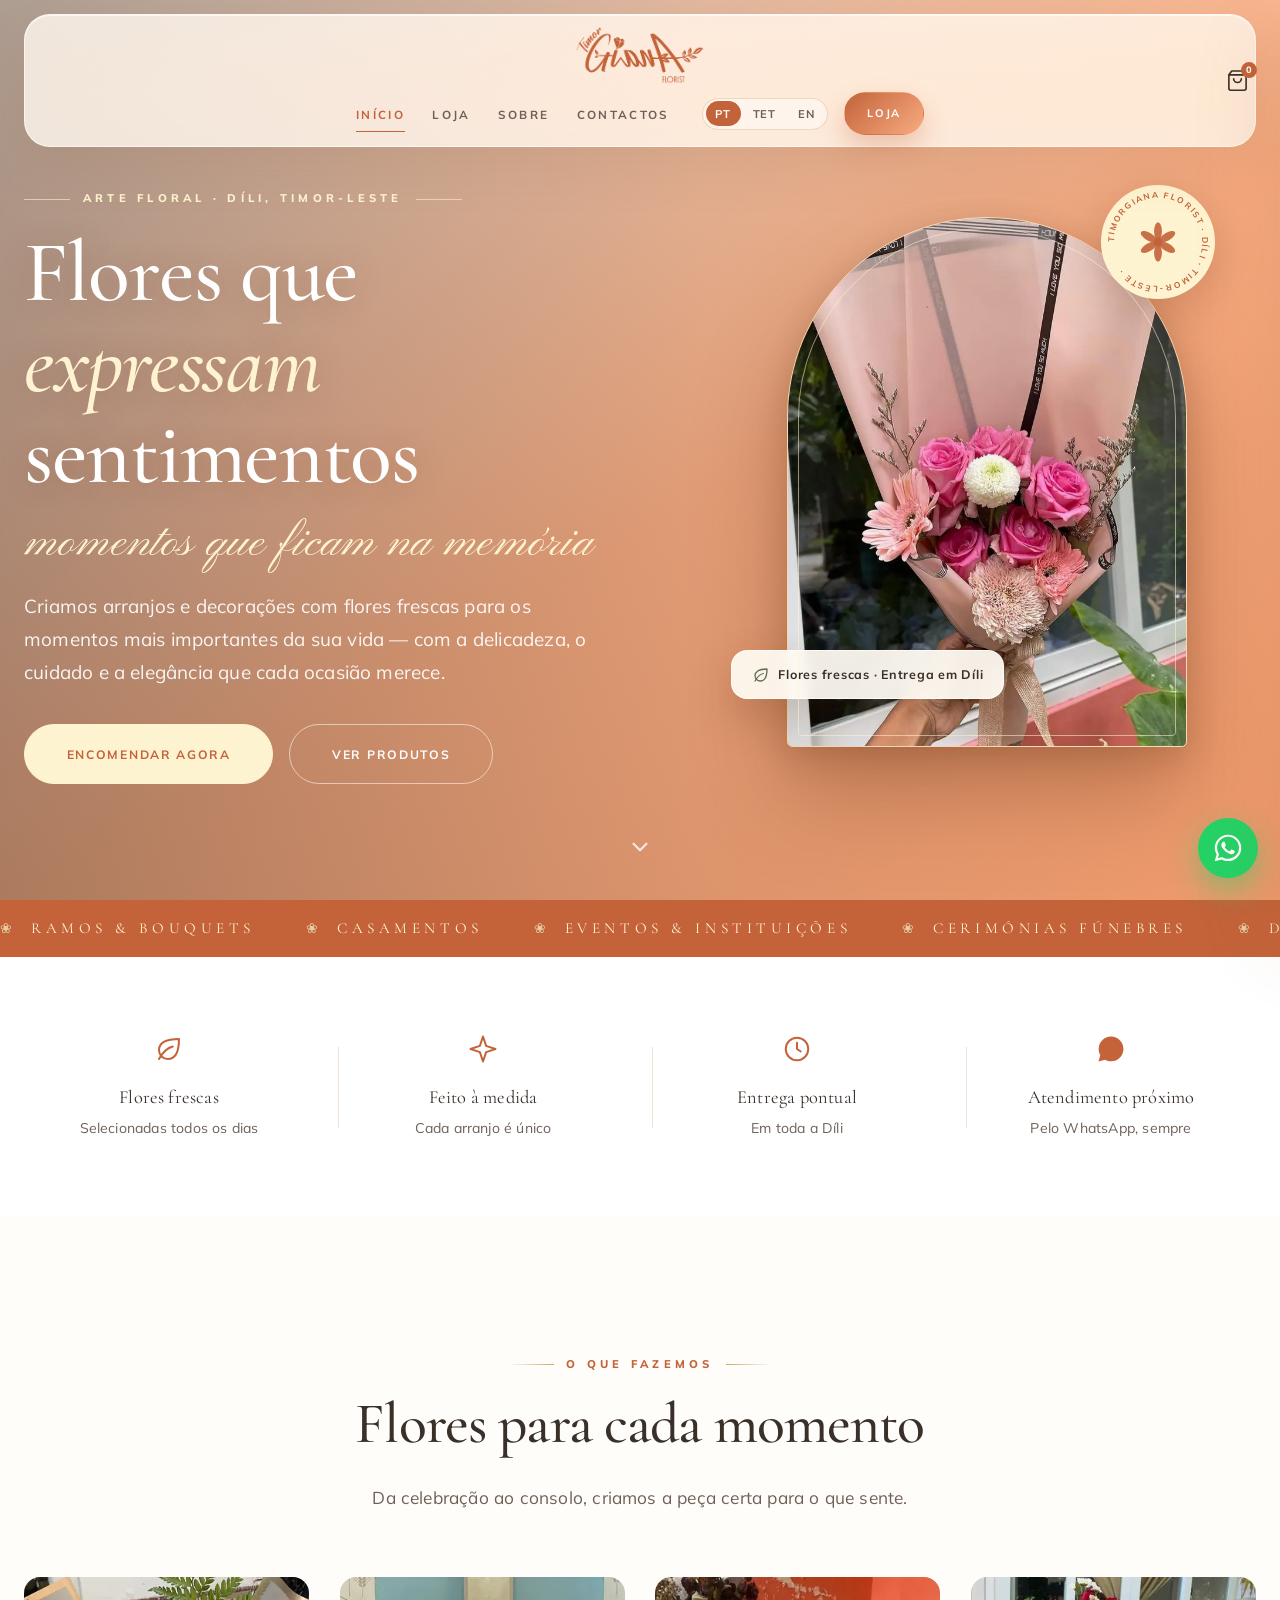
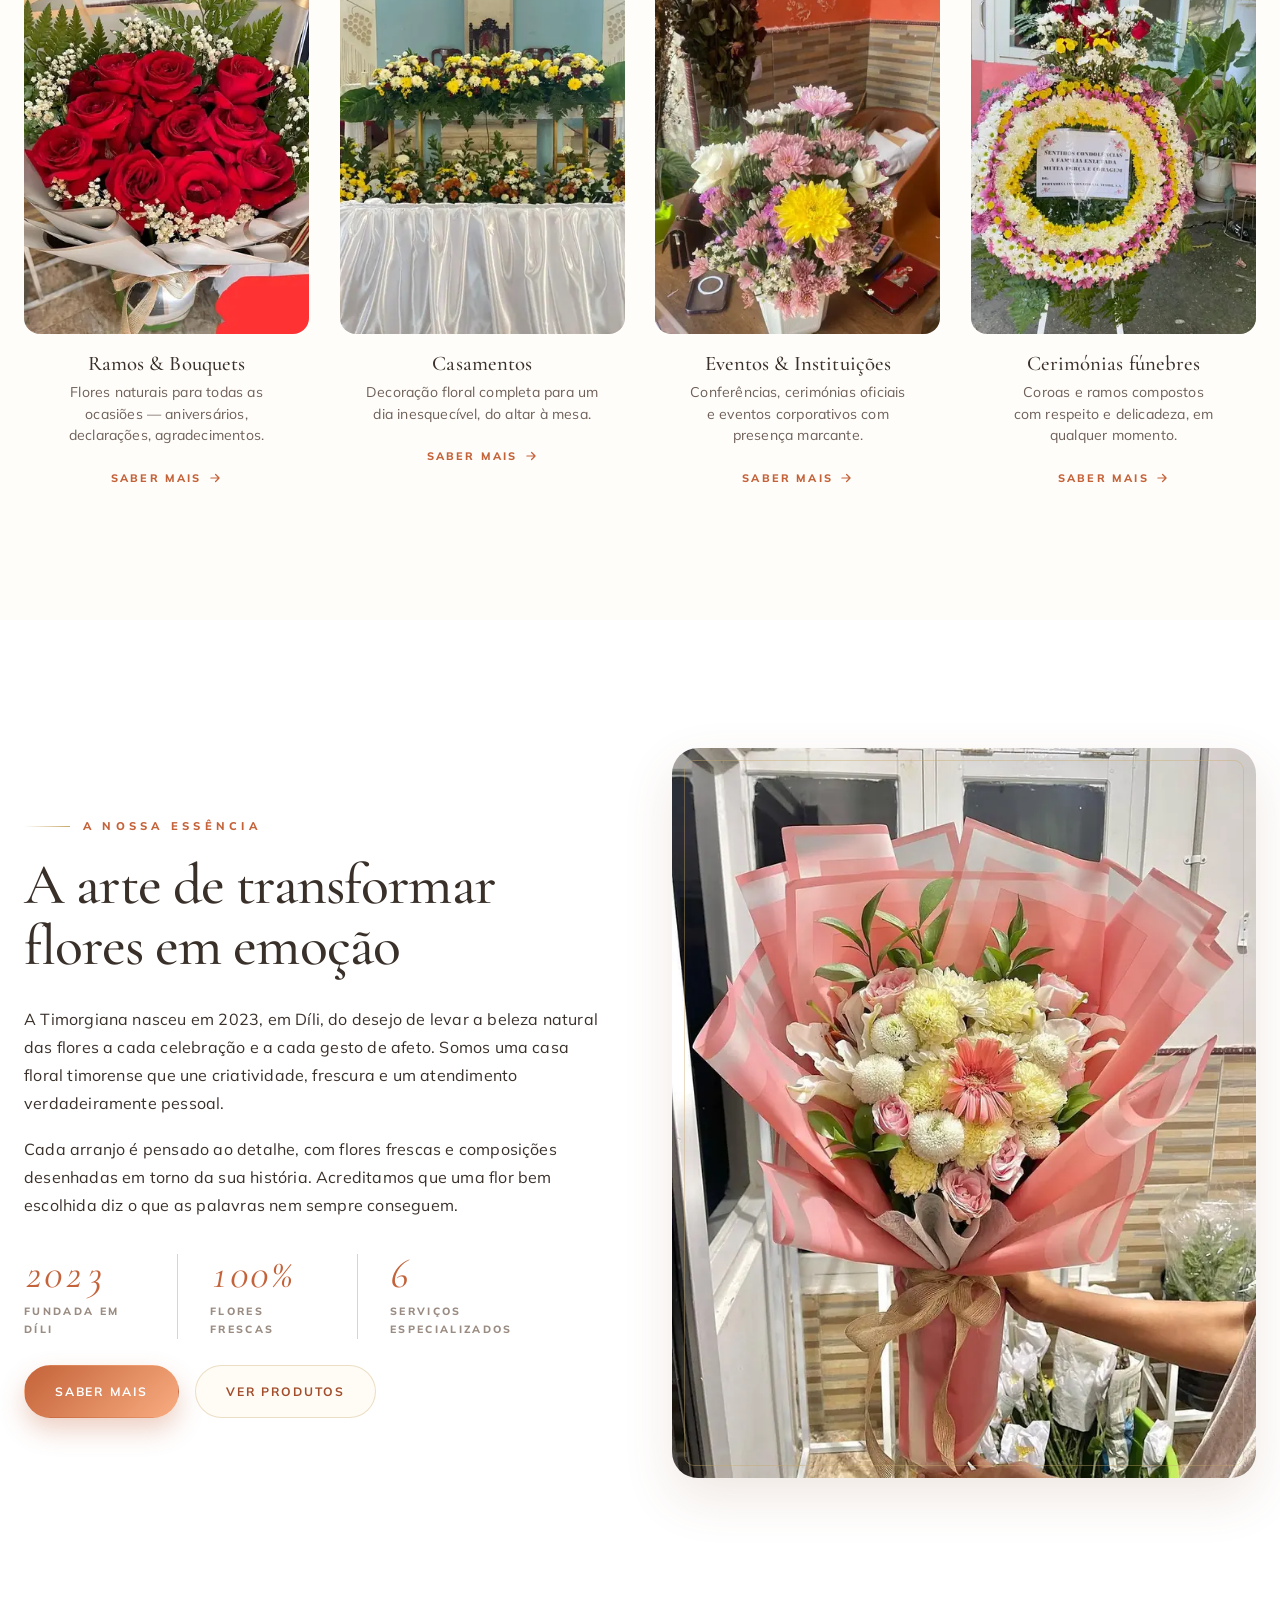
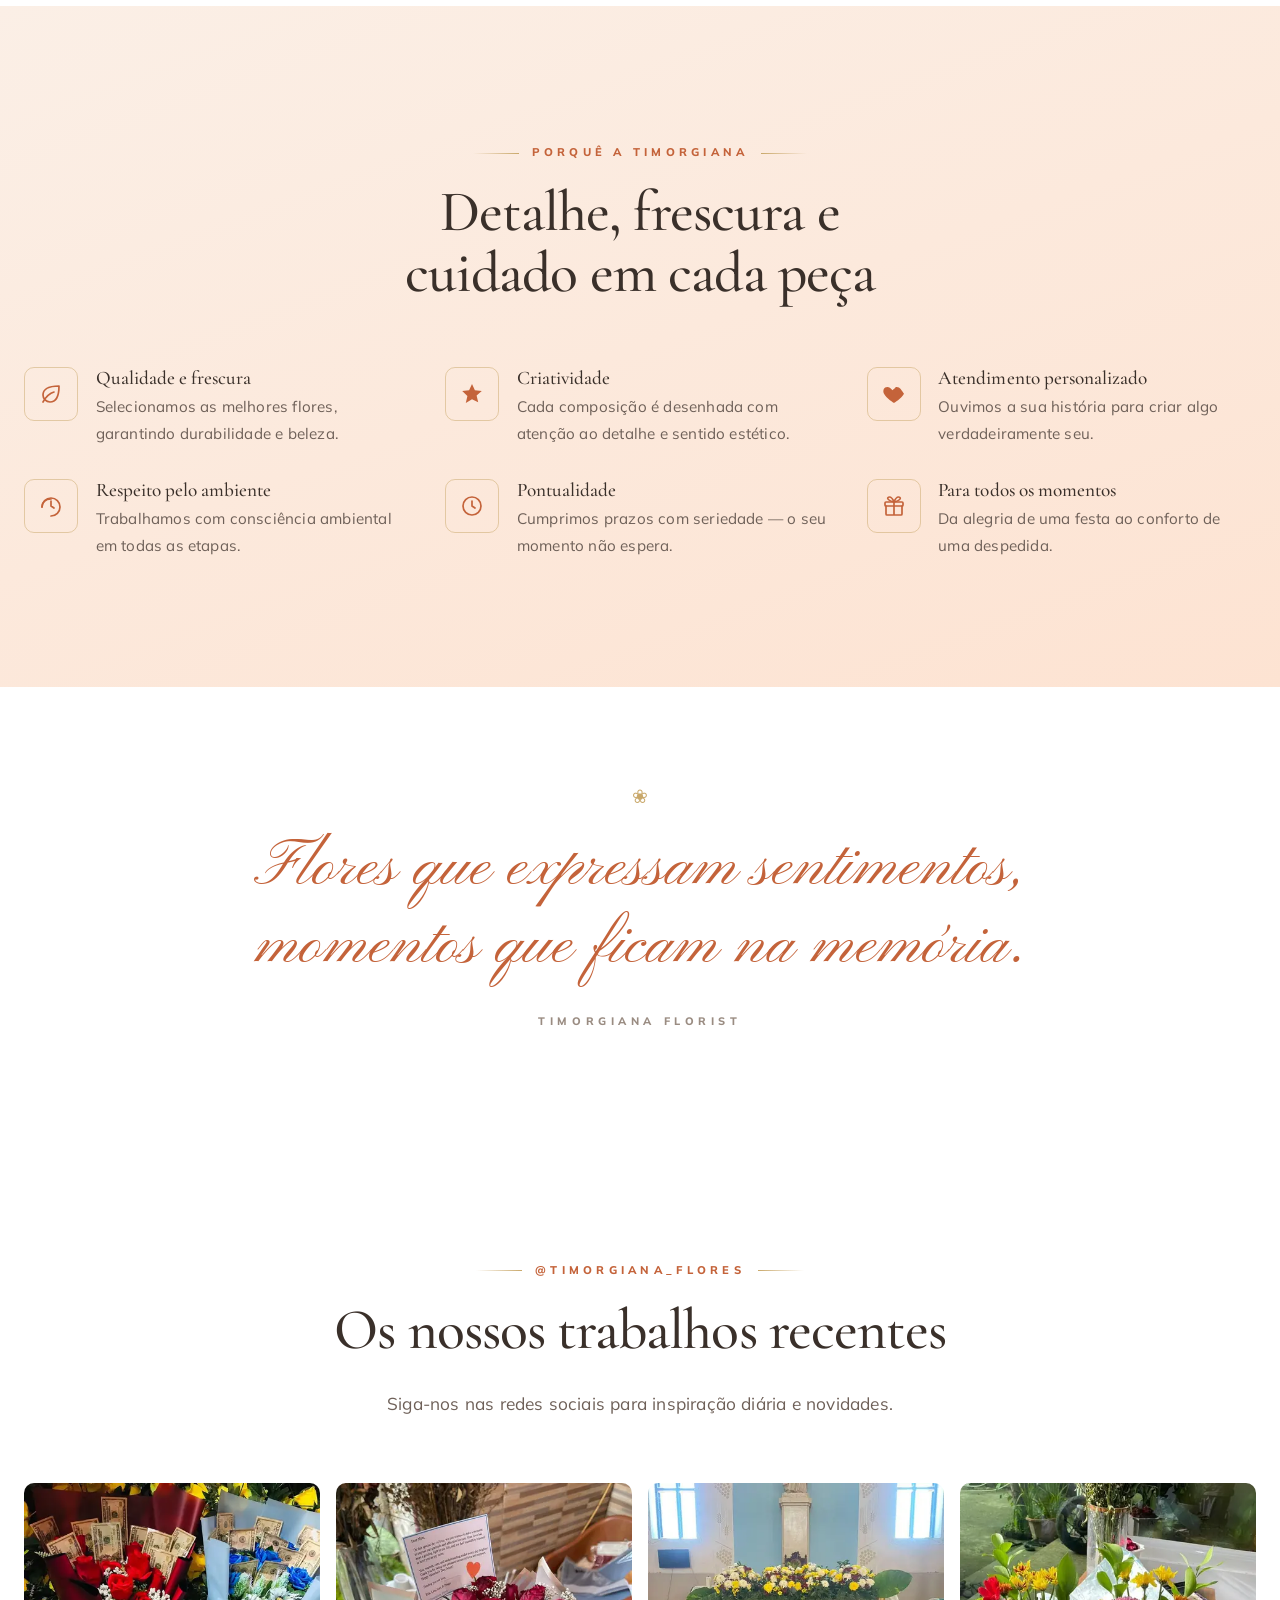
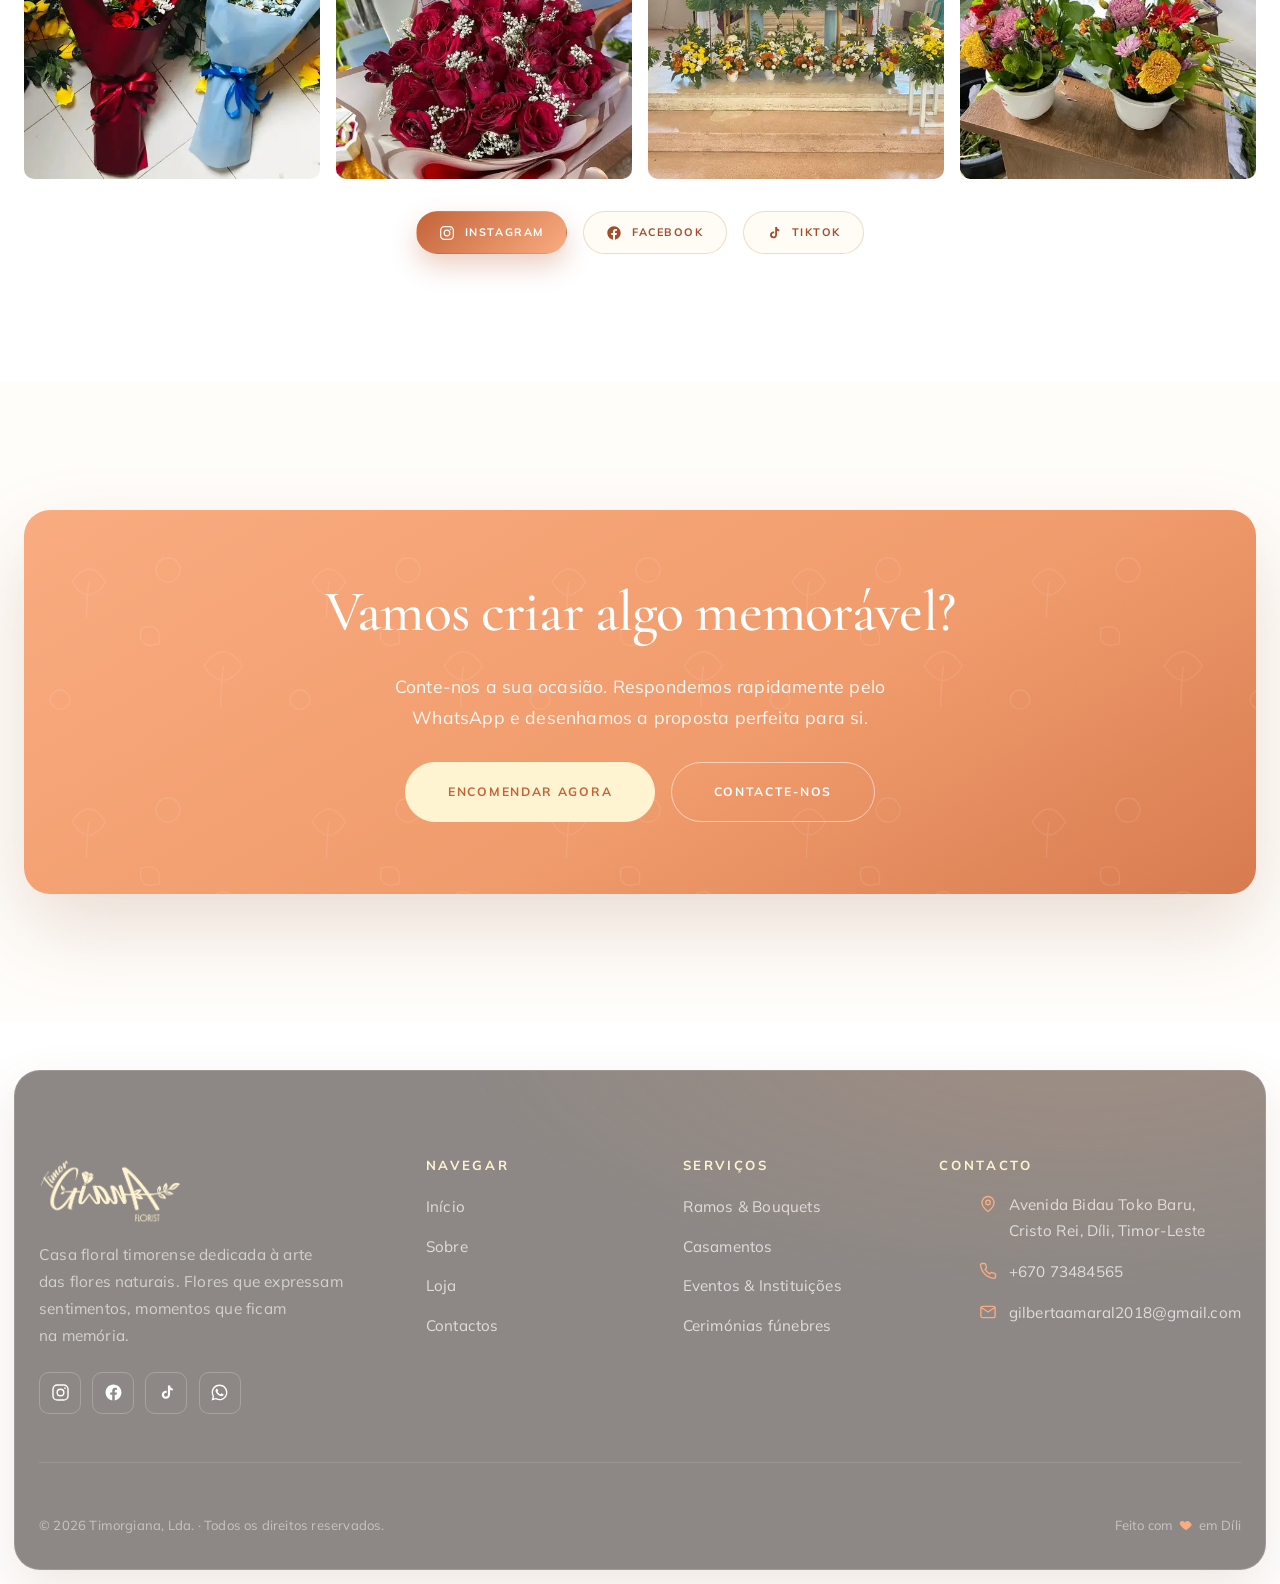
<file: index.html>
<!DOCTYPE html>
<!-- =========================================================================
     TIMORGIANA — FLORIST  ·  Página inicial (Home)
     -------------------------------------------------------------------------
     O cabeçalho, o rodapé e o botão de WhatsApp são inseridos automaticamente
     por JavaScript (js/componentes.js). Não é preciso copiá-los para cada
     página — basta definir data-pagina e data-base no <body>.
     ========================================================================= -->
<html lang="pt">
<head>
  <meta charset="UTF-8">
  <meta name="viewport" content="width=device-width, initial-scale=1.0">
  <title>Timorgiana Florist — Flores que expressam sentimentos · Díli, Timor-Leste</title>
  <meta name="description" content="Timorgiana Florist — arte floral em Díli, Timor-Leste. Ramos, casamentos, eventos e cerimónias com flores naturais frescas. Encomende pelo WhatsApp.">
  <meta name="theme-color" content="#F9AC80">
  <!-- build 2026-07-06b — nova publicação (hero ramo rosa) -->
  <meta name="version" content="2026-07-06b">

  <!-- SEO: canonical + partilha (Open Graph / Twitter) -->
  <link rel="canonical" href="https://simaon753-dot.github.io/timorgiana-florist/">
  <meta property="og:site_name" content="Timorgiana Florist">
  <meta property="og:title" content="Timorgiana Florist — Arte floral em Díli">
  <meta property="og:description" content="Flores que expressam sentimentos, momentos que ficam na memória.">
  <meta property="og:type" content="website">
  <meta property="og:url" content="https://simaon753-dot.github.io/timorgiana-florist/">
  <meta property="og:image" content="https://simaon753-dot.github.io/timorgiana-florist/assets/galeria/bouquet/bouquet-08.jpg">
  <meta property="og:locale" content="pt_PT">
  <meta name="twitter:card" content="summary_large_image">

  <!-- Dados estruturados: floricultura local (Google) -->
  <script type="application/ld+json">
  {
    "@context": "https://schema.org",
    "@type": "Florist",
    "name": "Timorgiana Florist",
    "legalName": "Timorgiana, Lda.",
    "url": "https://simaon753-dot.github.io/timorgiana-florist/",
    "image": "https://simaon753-dot.github.io/timorgiana-florist/assets/logo-original.jpg",
    "telephone": "+67073484565",
    "email": "gilbertaamaral2018@gmail.com",
    "foundingDate": "2023-10-30",
    "slogan": "Flores que expressam sentimentos, momentos que ficam na memória.",
    "address": {
      "@type": "PostalAddress",
      "streetAddress": "Avenida Bidau Toko Baru, Cristo Rei",
      "addressLocality": "Díli",
      "addressCountry": "TL"
    },
    "areaServed": "Díli, Timor-Leste",
    "sameAs": [
      "https://www.instagram.com/timorgiana_flores",
      "https://www.facebook.com/people/Timorgiana-Flores/",
      "https://www.tiktok.com/@timorgiana_flores"
    ]
  }
  </script>

  <link rel="icon" type="image/png" href="assets/favicon.png">

  <!-- Tipografia: serifa elegante (Cormorant), sans limpa (Mulish), script (Pinyon) -->
  <link rel="preconnect" href="https://fonts.googleapis.com">
  <link rel="preconnect" href="https://fonts.gstatic.com" crossorigin>
  <link href="https://fonts.googleapis.com/css2?family=Cormorant+Garamond:ital,wght@0,400;0,500;0,600;1,400;1,500&family=Mulish:wght@300;400;500;600;700;800&family=Pinyon+Script&display=swap" rel="stylesheet">

  <link rel="stylesheet" href="css/estilos.css">

  <!-- Pré-carregamento da fotografia principal do hero (WebP leve, melhora o LCP) -->
  <link rel="preload" as="image" href="assets/hero-arco.webp" type="image/webp">
</head>

<body data-pagina="inicio" data-base="">

  <main id="conteudo">

    <!-- =====================================================================
         HERO — gradiente coral · fotografia em arco · selo giratório da marca
         ===================================================================== -->
    <section class="hero hero--elite">

      <div class="container hero__grelha">
        <div class="hero__interior">
          <span class="eyebrow eyebrow--duplo" data-i18n="hero_eyebrow">Arte floral · Díli, Timor-Leste</span>
          <h1 data-i18n-html="hero_titulo">Flores que <em>expressam</em> sentimentos</h1>
          <p class="hero__tagline" data-i18n="hero_tagline">momentos que ficam na memória</p>
          <p class="hero__lead" data-i18n="hero_lead">Criamos arranjos e decorações com flores frescas para os momentos mais importantes da sua vida.</p>
          <div class="grupo-botoes">
            <a class="btn btn--claro btn--grande" href="paginas/encomendar.html" data-i18n="btn_encomendar_ag">Encomendar agora</a>
            <a class="btn btn--fantasma btn--grande" href="paginas/loja.html" data-i18n="btn_ver_produtos">Ver produtos</a>
          </div>
        </div>

        <!-- Fotografia em arco + selo giratório + nota flutuante -->
        <div class="hero__media">
          <div class="hero__arco">
            <picture>
              <source srcset="assets/hero-arco.webp" type="image/webp">
              <img src="assets/galeria/bouquet/bouquet-08.jpg" alt="Ramo de rosas cor-de-rosa da Timorgiana Florist" width="760" height="1007" fetchpriority="high">
            </picture>
          </div>
          <svg class="hero__selo" viewBox="0 0 120 120" aria-hidden="true" xmlns="http://www.w3.org/2000/svg" xmlns:xlink="http://www.w3.org/1999/xlink">
            <defs><path id="selo-circ" d="M60,60 m-45,0 a45,45 0 1,1 90,0 a45,45 0 1,1 -90,0"/></defs>
            <circle cx="60" cy="60" r="58" fill="#FFF4D1"/>
            <text font-size="8.5" letter-spacing="1.8" fill="#C4633A" font-family="Mulish, sans-serif" font-weight="700">
              <textPath xlink:href="#selo-circ" href="#selo-circ">TIMORGIANA FLORIST · DÍLI · TIMOR-LESTE ·</textPath>
            </text>
            <g transform="translate(60 60)" fill="#C4633A">
              <circle r="4.5"/>
              <g opacity=".9">
                <ellipse rx="4" ry="9" cy="-11"/>
                <ellipse rx="4" ry="9" cy="-11" transform="rotate(60)"/>
                <ellipse rx="4" ry="9" cy="-11" transform="rotate(120)"/>
                <ellipse rx="4" ry="9" cy="-11" transform="rotate(180)"/>
                <ellipse rx="4" ry="9" cy="-11" transform="rotate(240)"/>
                <ellipse rx="4" ry="9" cy="-11" transform="rotate(300)"/>
              </g>
            </g>
          </svg>
          <div class="hero__nota">
            <svg viewBox="0 0 24 24" fill="none" stroke="currentColor" stroke-width="1.7" stroke-linecap="round" stroke-linejoin="round"><path d="M11 20A7 7 0 0 1 4 13c0-5 4-9 16-9 0 12-4 16-9 16Z"/><path d="M4 20c4-7 7-9 11-10"/></svg>
            <span data-i18n="hero_nota">Flores frescas · Entrega em Díli</span>
          </div>
        </div>
      </div>

      <a class="hero__seta" href="#tiras" aria-label="Ver mais">
        <svg viewBox="0 0 24 24" fill="none" stroke="currentColor" stroke-width="2" stroke-linecap="round" stroke-linejoin="round"><path d="m6 9 6 6 6-6"/></svg>
      </a>
    </section>

    <!-- Fita deslizante com os serviços (marquee) -->
    <div class="marquee" role="presentation">
      <div class="marquee__faixa">
        <div class="marquee__grupo">
          <span class="marquee__item"><span class="marquee__flor">❀</span><span data-i18n="cat1_t">Ramos & Bouquets</span></span>
          <span class="marquee__item"><span class="marquee__flor">❀</span><span data-i18n="cat2_t">Casamentos</span></span>
          <span class="marquee__item"><span class="marquee__flor">❀</span><span data-i18n="cat3_t">Eventos & Instituições</span></span>
          <span class="marquee__item"><span class="marquee__flor">❀</span><span data-i18n="cat4_t">Cerimónias fúnebres</span></span>
          <span class="marquee__item"><span class="marquee__flor">❀</span><span data-i18n="prod5_t">Decoração de espaços</span></span>
          <span class="marquee__item"><span class="marquee__flor">❀</span><span data-i18n="tira1_t">Flores frescas</span></span>
        </div>
        <div class="marquee__grupo" aria-hidden="true">
          <span class="marquee__item"><span class="marquee__flor">❀</span><span data-i18n="cat1_t">Ramos & Bouquets</span></span>
          <span class="marquee__item"><span class="marquee__flor">❀</span><span data-i18n="cat2_t">Casamentos</span></span>
          <span class="marquee__item"><span class="marquee__flor">❀</span><span data-i18n="cat3_t">Eventos & Instituições</span></span>
          <span class="marquee__item"><span class="marquee__flor">❀</span><span data-i18n="cat4_t">Cerimónias fúnebres</span></span>
          <span class="marquee__item"><span class="marquee__flor">❀</span><span data-i18n="prod5_t">Decoração de espaços</span></span>
          <span class="marquee__item"><span class="marquee__flor">❀</span><span data-i18n="tira1_t">Flores frescas</span></span>
        </div>
      </div>
    </div>

    <!-- =====================================================================
         TIRAS (garantias)
         ===================================================================== -->
    <section class="seccao seccao--apertada" id="tiras">
      <div class="container">
        <div class="tiras">
          <div class="tira revelar">
            <svg viewBox="0 0 24 24" fill="none" stroke="currentColor" stroke-width="1.6" stroke-linecap="round" stroke-linejoin="round"><path d="M11 20A7 7 0 0 1 4 13c0-5 4-9 16-9 0 12-4 16-9 16Z"/><path d="M4 20c4-7 7-9 11-10"/></svg>
            <div class="tira__titulo" data-i18n="tira1_t">Flores frescas</div>
            <div class="tira__texto" data-i18n="tira1_d">Selecionadas todos os dias</div>
          </div>
          <div class="tira revelar revelar--d1">
            <svg viewBox="0 0 24 24" fill="none" stroke="currentColor" stroke-width="1.6" stroke-linecap="round" stroke-linejoin="round"><path d="M12 2 9.5 9.5 2 12l7.5 2.5L12 22l2.5-7.5L22 12l-7.5-2.5z"/></svg>
            <div class="tira__titulo" data-i18n="tira2_t">Feito à medida</div>
            <div class="tira__texto" data-i18n="tira2_d">Cada arranjo é único</div>
          </div>
          <div class="tira revelar revelar--d2">
            <svg viewBox="0 0 24 24" fill="none" stroke="currentColor" stroke-width="1.6" stroke-linecap="round" stroke-linejoin="round"><circle cx="12" cy="12" r="9"/><path d="M12 7v5l3 2"/></svg>
            <div class="tira__titulo" data-i18n="tira3_t">Entrega pontual</div>
            <div class="tira__texto" data-i18n="tira3_d">Em toda a Díli</div>
          </div>
          <div class="tira revelar revelar--d3">
            <svg viewBox="0 0 24 24" fill="currentColor"><path d="M12.04 2C6.58 2 2.13 6.45 2.13 11.9c0 1.76.46 3.45 1.34 4.95L2 22l5.3-1.39c1.45.79 3.08 1.21 4.74 1.21 5.46 0 9.91-4.45 9.91-9.9C21.95 6.45 17.5 2 12.04 2Z"/></svg>
            <div class="tira__titulo" data-i18n="tira4_t">Atendimento próximo</div>
            <div class="tira__texto" data-i18n="tira4_d">Pelo WhatsApp, sempre</div>
          </div>
        </div>
      </div>
    </section>

    <!-- =====================================================================
         CATEGORIAS
         ===================================================================== -->
    <section class="seccao seccao--veu">
      <div class="container">
        <div class="cabecalho-seccao revelar">
          <span class="eyebrow eyebrow--duplo" data-i18n="cat_eyebrow">O que fazemos</span>
          <h2 data-i18n="cat_titulo">Flores para cada momento</h2>
          <p data-i18n="cat_lead">Da celebração ao consolo, criamos a peça certa para o que sente.</p>
        </div>

        <div class="produtos-grelha produtos-grelha--4">
          <a class="produto revelar" href="paginas/loja.html?c=bouquet">
            <div class="produto__media">
              <img src="assets/galeria/thumbs/bouquet-04.webp" alt="Ramo de rosas vermelhas" width="480" height="480" loading="lazy" decoding="async">
            </div>
            <div class="produto__info">
              <h3 class="produto__nome" data-i18n="cat1_t">Ramos & Bouquets</h3>
              <p class="produto__desc" data-i18n="cat1_d">Flores naturais para todas as ocasiões.</p>
              <span class="produto__cta"><span data-i18n="btn_saber_mais">Saber mais</span><svg viewBox="0 0 24 24" fill="none" stroke="currentColor" stroke-width="2.1" stroke-linecap="round" stroke-linejoin="round"><path d="M5 12h14M13 6l6 6-6 6"/></svg></span>
            </div>
          </a>
          <a class="produto revelar revelar--d1" href="paginas/loja.html?c=casamentos">
            <div class="produto__media">
              <img src="assets/galeria/thumbs/cas-01.webp" alt="Decoração floral de casamento" width="480" height="480" loading="lazy" decoding="async">
            </div>
            <div class="produto__info">
              <h3 class="produto__nome" data-i18n="cat2_t">Casamentos</h3>
              <p class="produto__desc" data-i18n="cat2_d">Decoração floral completa para um dia inesquecível.</p>
              <span class="produto__cta"><span data-i18n="btn_saber_mais">Saber mais</span><svg viewBox="0 0 24 24" fill="none" stroke="currentColor" stroke-width="2.1" stroke-linecap="round" stroke-linejoin="round"><path d="M5 12h14M13 6l6 6-6 6"/></svg></span>
            </div>
          </a>
          <a class="produto revelar revelar--d2" href="paginas/loja.html?c=vaso">
            <div class="produto__media">
              <img src="assets/galeria/thumbs/vaso-10.webp" alt="Arranjo floral para eventos" width="480" height="480" loading="lazy" decoding="async">
            </div>
            <div class="produto__info">
              <h3 class="produto__nome" data-i18n="cat3_t">Eventos & Instituições</h3>
              <p class="produto__desc" data-i18n="cat3_d">Conferências, cerimónias e eventos corporativos.</p>
              <span class="produto__cta"><span data-i18n="btn_saber_mais">Saber mais</span><svg viewBox="0 0 24 24" fill="none" stroke="currentColor" stroke-width="2.1" stroke-linecap="round" stroke-linejoin="round"><path d="M5 12h14M13 6l6 6-6 6"/></svg></span>
            </div>
          </a>
          <a class="produto revelar revelar--d3" href="paginas/loja.html?c=funebre">
            <div class="produto__media">
              <img src="assets/galeria/thumbs/fun-01.webp" alt="Coroa fúnebre" width="480" height="480" loading="lazy" decoding="async">
            </div>
            <div class="produto__info">
              <h3 class="produto__nome" data-i18n="cat4_t">Cerimónias fúnebres</h3>
              <p class="produto__desc" data-i18n="cat4_d">Coroas e ramos compostos com respeito e delicadeza.</p>
              <span class="produto__cta"><span data-i18n="btn_saber_mais">Saber mais</span><svg viewBox="0 0 24 24" fill="none" stroke="currentColor" stroke-width="2.1" stroke-linecap="round" stroke-linejoin="round"><path d="M5 12h14M13 6l6 6-6 6"/></svg></span>
            </div>
          </a>
        </div>
      </div>
    </section>

    <!-- =====================================================================
         HISTÓRIA (duas colunas)
         ===================================================================== -->
    <section class="seccao">
      <div class="container">
        <div class="duas-colunas">
          <div class="duas-colunas__texto revelar">
            <span class="eyebrow" data-i18n="sobre_eyebrow">A nossa essência</span>
            <h2 data-i18n="sobre_titulo">A arte de transformar flores em emoção</h2>
            <p data-i18n="sobre_p1">A Timorgiana nasceu em 2023, em Díli, do desejo de levar a beleza natural das flores a cada celebração.</p>
            <p data-i18n="sobre_p2">Cada arranjo é pensado ao detalhe, com flores frescas e composições desenhadas em torno da sua história.</p>

            <!-- Números da casa -->
            <div class="stats">
              <div class="stat"><span class="stat__num">2023</span><span class="stat__lbl" data-i18n="stat_fund">Fundada em Díli</span></div>
              <div class="stat"><span class="stat__num">100%</span><span class="stat__lbl" data-i18n="tira1_t">Flores frescas</span></div>
              <div class="stat"><span class="stat__num">6</span><span class="stat__lbl" data-i18n="stat_serv">Serviços especializados</span></div>
            </div>

            <div class="grupo-botoes" style="margin-top:1.6rem">
              <a class="btn btn--primario" href="paginas/sobre.html" data-i18n="btn_saber_mais">Saber mais</a>
              <a class="btn btn--contorno" href="paginas/loja.html" data-i18n="btn_ver_produtos">Ver produtos</a>
            </div>
          </div>
          <div class="duas-colunas__media revelar revelar--d2">
            <div class="moldura moldura--alta">
              <img src="assets/galeria/thumbs/essencia-media.webp" alt="Ramo de flores em tons pêssego da Timorgiana" width="720" height="900" loading="lazy" decoding="async">
            </div>
          </div>
        </div>
      </div>
    </section>

    <!-- =====================================================================
         VALORES
         ===================================================================== -->
    <section class="seccao seccao--coral">
      <div class="container">
        <div class="cabecalho-seccao revelar">
          <span class="eyebrow eyebrow--duplo" data-i18n="valores_eyebrow">Porquê a Timorgiana</span>
          <h2 data-i18n="valores_titulo">Detalhe, frescura e cuidado em cada peça</h2>
        </div>
        <div class="grelha grelha--3">
          <div class="valor revelar"><div class="valor__icone"><svg viewBox="0 0 24 24" fill="none" stroke="currentColor" stroke-width="1.7" stroke-linecap="round" stroke-linejoin="round"><path d="M11 20A7 7 0 0 1 4 13c0-5 4-9 16-9 0 12-4 16-9 16Z"/><path d="M4 20c4-7 7-9 11-10"/></svg></div><div><h3 data-i18n="v1_t">Qualidade e frescura</h3><p data-i18n="v1_d">Selecionamos as melhores flores.</p></div></div>
          <div class="valor revelar revelar--d1"><div class="valor__icone"><svg viewBox="0 0 24 24" fill="currentColor"><path d="M12 2l2.9 6.3 6.9.6-5.2 4.6 1.6 6.8L12 17.3 5.8 20.9l1.6-6.8L2.2 8.9l6.9-.6z"/></svg></div><div><h3 data-i18n="v2_t">Criatividade</h3><p data-i18n="v2_d">Cada composição com sentido estético.</p></div></div>
          <div class="valor revelar revelar--d2"><div class="valor__icone"><svg viewBox="0 0 24 24" fill="currentColor"><path d="M12 21s-7.5-4.6-10-9.3C.4 8.4 2 5 5.3 5c2 0 3.3 1.1 4.2 2.3l1 1 1-1C13.7 6.1 12.7 5 14.7 5 18 5 19.6 8.4 22 11.7 19.5 16.4 12 21 12 21Z"/></svg></div><div><h3 data-i18n="v3_t">Atendimento personalizado</h3><p data-i18n="v3_d">Ouvimos a sua história.</p></div></div>
          <div class="valor revelar"><div class="valor__icone"><svg viewBox="0 0 24 24" fill="none" stroke="currentColor" stroke-width="1.7" stroke-linecap="round" stroke-linejoin="round"><path d="M12 22a9 9 0 1 0-9-9"/><path d="M3 13c0-4 3-8 9-8M12 7v5l3 2"/></svg></div><div><h3 data-i18n="v4_t">Respeito pelo ambiente</h3><p data-i18n="v4_d">Trabalhamos com consciência ambiental.</p></div></div>
          <div class="valor revelar revelar--d1"><div class="valor__icone"><svg viewBox="0 0 24 24" fill="none" stroke="currentColor" stroke-width="1.7" stroke-linecap="round" stroke-linejoin="round"><circle cx="12" cy="12" r="9"/><path d="M12 7v5l3 2"/></svg></div><div><h3 data-i18n="v5_t">Pontualidade</h3><p data-i18n="v5_d">Cumprimos prazos com seriedade.</p></div></div>
          <div class="valor revelar revelar--d2"><div class="valor__icone"><svg viewBox="0 0 24 24" fill="none" stroke="currentColor" stroke-width="1.7" stroke-linecap="round" stroke-linejoin="round"><rect x="3" y="8" width="18" height="4" rx="1"/><path d="M4 12v8a1 1 0 0 0 1 1h14a1 1 0 0 0 1-1v-8M12 8v13"/><path d="M12 8S10 3 7.5 3 4 6 12 8Zm0 0s2-5 4.5-5S20 6 12 8Z"/></svg></div><div><h3 data-i18n="v6_t">Para todos os momentos</h3><p data-i18n="v6_d">Da alegria de uma festa ao conforto de uma despedida.</p></div></div>
        </div>
      </div>
    </section>

    <!-- =====================================================================
         CITAÇÃO (a promessa da marca, em caligrafia)
         ===================================================================== -->
    <section class="seccao seccao--apertada">
      <div class="container">
        <figure class="citacao revelar">
          <div class="citacao__orn" aria-hidden="true">❀</div>
          <blockquote data-i18n="quote_txt">Flores que expressam sentimentos, momentos que ficam na memória.</blockquote>
          <figcaption>Timorgiana Florist</figcaption>
        </figure>
      </div>
    </section>

    <!-- =====================================================================
         INSTAGRAM
         Para mostrar o feed real, substitua a grelha por um widget de
         Instagram (ex.: LightWidget / Behold) — instruções no README.
         ===================================================================== -->
    <section class="seccao">
      <div class="container">
        <div class="cabecalho-seccao revelar">
          <span class="eyebrow eyebrow--duplo" data-i18n="insta_eyebrow">@timorgiana_flores</span>
          <h2 data-i18n="insta_titulo">Os nossos trabalhos recentes</h2>
          <p data-i18n="insta_lead">Siga-nos no Instagram para inspiração diária e novidades.</p>
        </div>
        <div class="insta-grelha revelar">
          <a class="insta-item" href="https://www.instagram.com/timorgiana_flores" target="_blank" rel="noopener"><img src="assets/galeria/thumbs/bouquet-05.webp" alt="Ramo de rosas vermelhas" width="480" height="480" loading="lazy" decoding="async"><span class="insta-item__icone"><svg viewBox="0 0 24 24" fill="none" stroke="currentColor" stroke-width="1.8"><rect x="2.5" y="2.5" width="19" height="19" rx="5.5"/><circle cx="12" cy="12" r="4.2"/><circle cx="17.6" cy="6.4" r="1.1" fill="currentColor" stroke="none"/></svg></span></a>
          <a class="insta-item" href="https://www.instagram.com/timorgiana_flores" target="_blank" rel="noopener"><img src="assets/galeria/thumbs/bouquet-17.webp" alt="Ramo de flores amarelas" width="480" height="480" loading="lazy" decoding="async"><span class="insta-item__icone"><svg viewBox="0 0 24 24" fill="none" stroke="currentColor" stroke-width="1.8"><rect x="2.5" y="2.5" width="19" height="19" rx="5.5"/><circle cx="12" cy="12" r="4.2"/><circle cx="17.6" cy="6.4" r="1.1" fill="currentColor" stroke="none"/></svg></span></a>
          <a class="insta-item" href="https://www.instagram.com/timorgiana_flores" target="_blank" rel="noopener"><img src="assets/galeria/thumbs/cas-02.webp" alt="Ramo de noiva branco" width="480" height="480" loading="lazy" decoding="async"><span class="insta-item__icone"><svg viewBox="0 0 24 24" fill="none" stroke="currentColor" stroke-width="1.8"><rect x="2.5" y="2.5" width="19" height="19" rx="5.5"/><circle cx="12" cy="12" r="4.2"/><circle cx="17.6" cy="6.4" r="1.1" fill="currentColor" stroke="none"/></svg></span></a>
          <a class="insta-item" href="https://www.instagram.com/timorgiana_flores" target="_blank" rel="noopener"><img src="assets/galeria/thumbs/vaso-05.webp" alt="Arranjo floral em vaso" width="480" height="480" loading="lazy" decoding="async"><span class="insta-item__icone"><svg viewBox="0 0 24 24" fill="none" stroke="currentColor" stroke-width="1.8"><rect x="2.5" y="2.5" width="19" height="19" rx="5.5"/><circle cx="12" cy="12" r="4.2"/><circle cx="17.6" cy="6.4" r="1.1" fill="currentColor" stroke="none"/></svg></span></a>
        </div>
        <div class="grupo-botoes" style="justify-content:center; margin-top:2rem">
          <a class="btn btn--primario btn--pequeno" href="https://www.instagram.com/timorgiana_flores" target="_blank" rel="noopener">
            <svg viewBox="0 0 24 24" fill="none" stroke="currentColor" stroke-width="1.8"><rect x="2.5" y="2.5" width="19" height="19" rx="5.5"/><circle cx="12" cy="12" r="4.2"/><circle cx="17.6" cy="6.4" r="1.1" fill="currentColor" stroke="none"/></svg>
            <span>Instagram</span>
          </a>
          <a class="btn btn--contorno btn--pequeno" href="https://www.facebook.com/people/Timorgiana-Flores/" target="_blank" rel="noopener">
            <svg viewBox="0 0 24 24" fill="currentColor"><path d="M22 12.06C22 6.5 17.52 2 12 2S2 6.5 2 12.06c0 5 3.66 9.15 8.44 9.94v-7.03H7.9v-2.9h2.54V9.85c0-2.5 1.49-3.89 3.78-3.89 1.09 0 2.24.2 2.24.2v2.46h-1.26c-1.24 0-1.63.77-1.63 1.56v1.88h2.78l-.44 2.9h-2.34V22c4.78-.79 8.43-4.94 8.43-9.94Z"/></svg>
            <span>Facebook</span>
          </a>
          <a class="btn btn--contorno btn--pequeno" href="https://www.tiktok.com/@timorgiana_flores" target="_blank" rel="noopener">
            <svg viewBox="0 0 24 24" fill="currentColor"><path d="M16.5 3c.3 2.1 1.5 3.6 3.5 3.9v2.5c-1.2.1-2.4-.2-3.5-.8v5.9c0 3.4-2.5 5.5-5.4 5.5-3 0-5.1-2.4-5.1-5.1 0-3 2.4-5.1 5.4-5.1.3 0 .6 0 .9.1v2.7c-.3-.1-.6-.2-.9-.2-1.4 0-2.5 1-2.5 2.4 0 1.5 1.1 2.5 2.4 2.5 1.4 0 2.5-1 2.5-2.7V3h2.7Z"/></svg>
            <span>TikTok</span>
          </a>
        </div>
      </div>
    </section>

    <!-- =====================================================================
         CTA FINAL
         ===================================================================== -->
    <section class="seccao seccao--veu">
      <div class="container">
        <div class="cta-faixa revelar">
          <h2 data-i18n="cta_titulo">Vamos criar algo memorável?</h2>
          <p data-i18n="cta_lead">Conte-nos a sua ocasião. Respondemos rapidamente pelo WhatsApp.</p>
          <div class="grupo-botoes">
            <a class="btn btn--claro btn--grande" href="paginas/encomendar.html" data-i18n="btn_encomendar_ag">Encomendar agora</a>
            <a class="btn btn--fantasma btn--grande" href="paginas/contactos.html" data-i18n="btn_contactar">Contacte-nos</a>
          </div>
        </div>
      </div>
    </section>

  </main>

  <!-- Scripts (ordem: dicionário → componentes → inicialização) -->
  <script src="js/i18n.js"></script>
  <script src="js/products.js"></script>
  <script src="js/componentes.js"></script>
  <script src="js/cart.js"></script>
  <script src="js/main.js"></script>
</body>
</html>
</file>
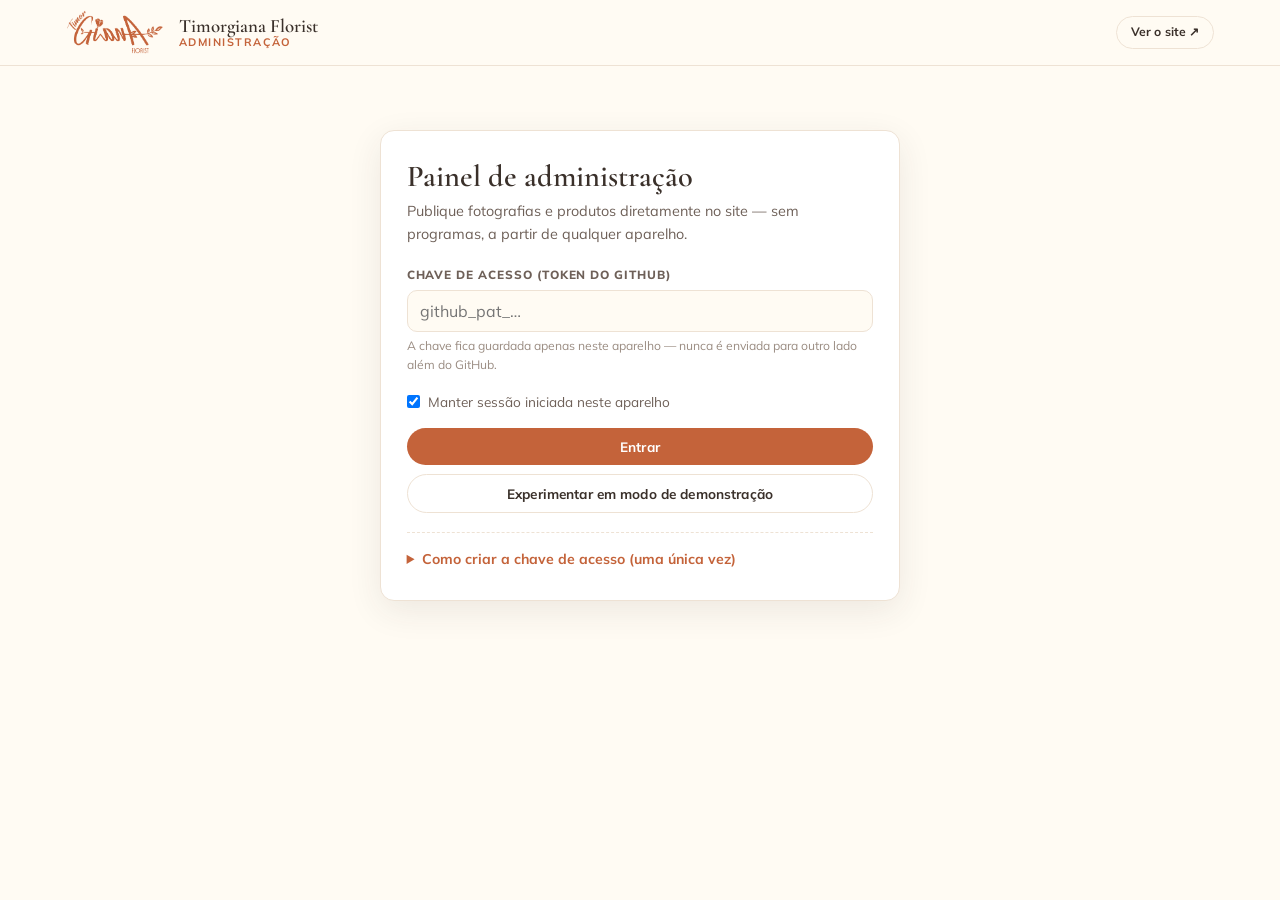
<file: admin.html>
<!DOCTYPE html>
<html lang="pt">
<head>
<meta charset="UTF-8">
<meta name="viewport" content="width=device-width, initial-scale=1">
<meta name="robots" content="noindex, nofollow">
<title>Administração · Timorgiana Florist</title>
<link rel="icon" type="image/png" href="assets/favicon.png">
<link rel="apple-touch-icon" href="assets/favicon-64.png">
<link rel="preconnect" href="https://fonts.googleapis.com">
<link rel="preconnect" href="https://fonts.gstatic.com" crossorigin>
<link href="https://fonts.googleapis.com/css2?family=Cormorant+Garamond:ital,wght@0,500;0,600;0,700;1,500&family=Mulish:wght@400;600;700;800&display=swap" rel="stylesheet">
<style>
/* =========================================================================
   ADMIN.HTML — Painel de administração de conteúdos (loja + galeria)
   -------------------------------------------------------------------------
   Publica alterações diretamente no repositório GitHub através da API
   (um commit por operação). O GitHub Pages atualiza o site sozinho (~1 min).
   Autenticação: fine-grained Personal Access Token (ver ADMIN.md).
   ========================================================================= */
:root{
  --coral:#F9AC80; --coral-claro:#FCC9A8; --coral-suave:#FDE3D2; --coral-veu:#FBEFE6;
  --terracota:#C4633A; --terracota-esc:#A24E2C;
  --creme:#FFF4D1; --marfim:#FFFBF3; --marfim-quente:#FDF6EC; --branco:#FFFFFF;
  --dourado:#C9A86A; --dourado-claro:#E3CFA1; --sage:#8A9A7B; --sage-esc:#5F6E50;
  --tinta:#3A302A; --tinta-suave:#6E6058; --tinta-tenue:#9A8C82; --linha:#EEE2D4;
  --serif:"Cormorant Garamond","EB Garamond",Georgia,serif;
  --sans:"Mulish",-apple-system,"Segoe UI",Roboto,Helvetica,Arial,sans-serif;
  --sombra:0 10px 34px rgba(58,48,42,.09);
  --raio:14px;
}
*{margin:0;padding:0;box-sizing:border-box}
html{-webkit-text-size-adjust:100%}
body{font-family:var(--sans);background:var(--marfim);color:var(--tinta);font-size:15px;line-height:1.55;min-height:100vh}
img{display:block;max-width:100%}
button{font-family:inherit;cursor:pointer}
input,select,textarea{font-family:inherit;font-size:1rem}
h1,h2,h3{font-family:var(--serif);font-weight:600;line-height:1.15}
a{color:var(--terracota)}
[hidden]{display:none!important}

/* ---------- Cabeçalho ---------- */
.topo{position:sticky;top:0;z-index:40;background:rgba(255,251,243,.94);backdrop-filter:blur(8px);border-bottom:1px solid var(--linha)}
.topo__in{max-width:1180px;margin:0 auto;padding:.65rem 1rem;display:flex;align-items:center;gap:.9rem}
.topo__logo{height:44px;width:auto}
.topo__tit{display:flex;flex-direction:column;line-height:1.1}
.topo__tit b{font-family:var(--serif);font-size:1.18rem;font-weight:600}
.topo__tit span{font-size:.68rem;letter-spacing:.14em;text-transform:uppercase;color:var(--terracota);font-weight:700}
.topo__dir{margin-left:auto;display:flex;align-items:center;gap:.55rem;flex-wrap:wrap;justify-content:flex-end}
.topo__user{font-size:.78rem;color:var(--tinta-suave)}
.topo__user b{color:var(--tinta)}

/* ---------- Botões ---------- */
.btn{display:inline-flex;align-items:center;justify-content:center;gap:.45rem;border:none;border-radius:999px;
  font-weight:700;font-size:.85rem;padding:.62rem 1.25rem;transition:all .18s ease;text-decoration:none;letter-spacing:.01em}
.btn:disabled{opacity:.5;cursor:not-allowed}
.btn--prim{background:var(--terracota);color:#fff}
.btn--prim:hover:not(:disabled){background:var(--terracota-esc)}
.btn--suave{background:var(--coral-suave);color:var(--terracota-esc)}
.btn--suave:hover:not(:disabled){background:var(--coral-claro)}
.btn--contorno{background:transparent;color:var(--tinta);border:1px solid var(--linha)}
.btn--contorno:hover:not(:disabled){border-color:var(--terracota);color:var(--terracota)}
.btn--perigo{background:transparent;color:#B3402A;border:1px solid #ECC8BC}
.btn--perigo:hover:not(:disabled){background:#FBEDE8}
.btn--mini{padding:.4rem .85rem;font-size:.76rem}

/* ---------- Contentor ---------- */
.molde{max-width:1180px;margin:0 auto;padding:1.2rem 1rem 4rem}

/* ---------- Ecrã de entrada ---------- */
.entrada{max-width:520px;margin:5vh auto 0}
.cartao{background:var(--branco);border:1px solid var(--linha);border-radius:var(--raio);box-shadow:var(--sombra);padding:1.8rem 1.6rem}
.entrada h1{font-size:1.9rem;margin-bottom:.35rem}
.entrada .sub{color:var(--tinta-suave);font-size:.9rem;margin-bottom:1.3rem}
.campo{margin-bottom:1rem}
.campo label{display:block;font-size:.74rem;font-weight:800;letter-spacing:.08em;text-transform:uppercase;color:var(--tinta-suave);margin-bottom:.35rem}
.campo input[type=text],.campo input[type=password],.campo input[type=number],.campo select,.campo textarea{
  width:100%;padding:.65rem .8rem;border:1px solid var(--linha);border-radius:10px;background:var(--marfim);color:var(--tinta)}
.campo input:focus,.campo select:focus,.campo textarea:focus{outline:2px solid var(--coral);border-color:var(--coral)}
.campo .dica{font-size:.76rem;color:var(--tinta-tenue);margin-top:.3rem}
.linha-check{display:flex;align-items:center;gap:.5rem;font-size:.85rem;color:var(--tinta-suave);margin:.6rem 0 1rem}
.entrada details{margin-top:1.2rem;border-top:1px dashed var(--linha);padding-top:1rem}
.entrada summary{cursor:pointer;font-weight:700;color:var(--terracota);font-size:.88rem}
.entrada details ol{margin:.7rem 0 0 1.2rem;font-size:.85rem;color:var(--tinta-suave);display:grid;gap:.45rem}
.entrada details code{background:var(--marfim-quente);border:1px solid var(--linha);border-radius:6px;padding:.05rem .35rem;font-size:.8rem}
.aviso-erro{background:#FBEDE8;border:1px solid #ECC8BC;color:#8C3B24;border-radius:10px;padding:.6rem .8rem;font-size:.84rem;margin-bottom:1rem}
.nota-seg{margin-top:1rem;font-size:.76rem;color:var(--tinta-tenue)}

/* ---------- Faixa demo / estado ---------- */
.faixa-demo{background:var(--creme);border:1px solid var(--dourado-claro);color:#6b5721;border-radius:10px;
  padding:.55rem .9rem;font-size:.82rem;margin-bottom:1rem;display:flex;gap:.6rem;align-items:center;flex-wrap:wrap}
.faixa-ok{background:#F0F4EC;border:1px solid #CBD8BF;color:var(--sage-esc);border-radius:10px;
  padding:.55rem .9rem;font-size:.84rem;margin-bottom:1rem;display:none;gap:.5rem;align-items:center;flex-wrap:wrap}
.faixa-ok.visivel{display:flex}
.faixa-ok a{font-weight:700}

/* ---------- Separadores ---------- */
.abas{display:flex;gap:.4rem;border-bottom:1px solid var(--linha);margin-bottom:1.2rem;flex-wrap:wrap}
.aba{background:none;border:none;border-bottom:2.5px solid transparent;padding:.6rem .9rem;font-weight:700;font-size:.9rem;color:var(--tinta-suave)}
.aba.ativa{color:var(--terracota);border-bottom-color:var(--terracota)}
.barra-fer{display:flex;align-items:center;gap:.6rem;flex-wrap:wrap;margin-bottom:1.1rem}
.chips{display:flex;gap:.35rem;flex-wrap:wrap}
.chip{border:1px solid var(--linha);background:var(--branco);border-radius:999px;padding:.35rem .85rem;font-size:.78rem;font-weight:700;color:var(--tinta-suave)}
.chip.ativo{background:var(--terracota);border-color:var(--terracota);color:#fff}
.barra-fer .btn{margin-left:auto}

/* ---------- Grelha de produtos ---------- */
.grelha-prod{display:grid;grid-template-columns:repeat(auto-fill,minmax(190px,1fr));gap:1rem}
.cartao-prod{background:var(--branco);border:1px solid var(--linha);border-radius:var(--raio);overflow:hidden;display:flex;flex-direction:column}
.cartao-prod__media{position:relative;aspect-ratio:1/1;background:var(--marfim-quente)}
.cartao-prod__media img{width:100%;height:100%;object-fit:cover}
.badge{position:absolute;top:.5rem;left:.5rem;background:rgba(255,251,243,.92);border:1px solid var(--linha);
  border-radius:999px;font-size:.62rem;font-weight:800;letter-spacing:.06em;text-transform:uppercase;padding:.18rem .55rem;color:var(--tinta-suave)}
.cartao-prod__corpo{padding:.7rem .8rem .8rem;display:flex;flex-direction:column;gap:.15rem;flex:1}
.cartao-prod__nome{font-family:var(--serif);font-size:1.02rem;font-weight:600}
.cartao-prod__preco{font-size:.85rem;color:var(--terracota);font-weight:800}
.cartao-prod__slug{font-size:.68rem;color:var(--tinta-tenue)}
.cartao-prod__acoes{display:flex;gap:.4rem;margin-top:.55rem}
.vazio{padding:3rem 1rem;text-align:center;color:var(--tinta-tenue);font-size:.9rem;grid-column:1/-1}

/* ---------- Grelha da galeria ---------- */
.grelha-gal{display:grid;grid-template-columns:repeat(auto-fill,minmax(150px,1fr));gap:.7rem}
.foto-gal{position:relative;border-radius:12px;overflow:hidden;border:1px solid var(--linha);aspect-ratio:1/1;background:var(--marfim-quente)}
.foto-gal img{width:100%;height:100%;object-fit:cover}
.foto-gal__rodape{position:absolute;inset:auto 0 0 0;display:flex;align-items:center;gap:.3rem;
  padding:.35rem .45rem;background:linear-gradient(transparent,rgba(30,20,14,.62))}
.foto-gal__nome{color:#fff;font-size:.64rem;font-weight:700;text-shadow:0 1px 3px rgba(0,0,0,.5);overflow:hidden;text-overflow:ellipsis;white-space:nowrap}
.foto-gal__apagar{margin-left:auto;background:rgba(255,255,255,.92);border:none;border-radius:8px;width:26px;height:26px;
  font-size:.85rem;line-height:1;color:#B3402A;flex:none}
.foto-gal__apagar:disabled{color:var(--tinta-tenue)}
.foto-gal .badge{top:.45rem;left:.45rem}

/* ---------- Histórico ---------- */
.hist{display:grid;gap:.55rem;max-width:760px}
.hist__item{background:var(--branco);border:1px solid var(--linha);border-radius:12px;padding:.65rem .9rem;
  display:flex;gap:.8rem;align-items:baseline;flex-wrap:wrap}
.hist__msg{font-weight:600}
.hist__meta{margin-left:auto;font-size:.74rem;color:var(--tinta-tenue);white-space:nowrap}

/* ---------- Modais ---------- */
dialog{border:none;border-radius:var(--raio);box-shadow:0 24px 70px rgba(30,20,14,.25);padding:0;
  width:min(620px,calc(100vw - 2rem));max-height:calc(100dvh - 3rem);background:var(--branco);color:var(--tinta)}
dialog::backdrop{background:rgba(43,32,26,.45);backdrop-filter:blur(3px)}
.modal__cab{display:flex;align-items:center;gap:.7rem;padding:1rem 1.3rem;border-bottom:1px solid var(--linha)}
.modal__cab h2{font-size:1.35rem}
.modal__x{margin-left:auto;background:none;border:none;font-size:1.4rem;color:var(--tinta-tenue);line-height:1}
.modal__corpo{padding:1.1rem 1.3rem;overflow-y:auto;max-height:calc(100dvh - 12rem)}
.modal__pe{display:flex;gap:.6rem;justify-content:flex-end;padding: .9rem 1.3rem;border-top:1px solid var(--linha);flex-wrap:wrap}
.duo{display:grid;grid-template-columns:1fr 1fr;gap: .9rem}
@media(max-width:560px){.duo{grid-template-columns:1fr}}

/* zona de foto */
.zona-foto{border:1.5px dashed var(--dourado-claro);border-radius:12px;background:var(--marfim-quente);
  display:flex;flex-direction:column;align-items:center;justify-content:center;gap:.5rem;padding:1rem;min-height:170px;text-align:center;position:relative}
.zona-foto.arrasto{border-color:var(--terracota);background:var(--coral-veu)}
.zona-foto img{max-height:210px;border-radius:10px;object-fit:contain}
.zona-foto p{font-size:.8rem;color:var(--tinta-tenue)}
.zona-foto .botoes{display:flex;gap:.5rem;flex-wrap:wrap;justify-content:center}
.radios{display:flex;gap:.4rem;flex-wrap:wrap}
.radios label{border:1px solid var(--linha);border-radius:999px;padding:.4rem .9rem;font-size:.8rem;font-weight:700;color:var(--tinta-suave);cursor:pointer;background:var(--branco)}
.radios input{display:none}
.radios label:has(input:checked){background:var(--coral-suave);border-color:var(--coral);color:var(--terracota-esc)}
.previa-lista{display:grid;grid-template-columns:repeat(auto-fill,minmax(110px,1fr));gap:.6rem;margin-top:.9rem}
.previa-item{position:relative;border-radius:10px;overflow:hidden;border:1px solid var(--linha);aspect-ratio:1/1}
.previa-item img{width:100%;height:100%;object-fit:cover}
.previa-item button{position:absolute;top:.3rem;right:.3rem;background:rgba(255,255,255,.94);border:none;border-radius:7px;width:24px;height:24px;color:#B3402A}

/* seletor de fotos existentes */
.picker-grelha{display:grid;grid-template-columns:repeat(auto-fill,minmax(110px,1fr));gap:.55rem}
.picker-grelha button{border:2px solid transparent;border-radius:10px;overflow:hidden;padding:0;background:var(--marfim-quente);aspect-ratio:1/1}
.picker-grelha button.sel{border-color:var(--terracota)}
.picker-grelha img{width:100%;height:100%;object-fit:cover}

/* ---------- Ocupado / toast ---------- */
.veu{position:fixed;inset:0;z-index:90;background:rgba(255,251,243,.86);backdrop-filter:blur(4px);
  display:flex;flex-direction:column;align-items:center;justify-content:center;gap:1rem}
.veu__flor{font-size:2.2rem;animation:girar 1.6s linear infinite}
@keyframes girar{to{transform:rotate(360deg)}}
.veu__passo{font-family:var(--serif);font-size:1.25rem;color:var(--terracota-esc)}
.veu__sub{font-size:.8rem;color:var(--tinta-tenue)}
#toast{position:fixed;left:50%;bottom:1.4rem;transform:translateX(-50%) translateY(20px);z-index:95;
  background:var(--tinta);color:var(--marfim);border-radius:999px;padding:.6rem 1.3rem;font-size:.85rem;font-weight:600;
  opacity:0;pointer-events:none;transition:all .25s ease;max-width:calc(100vw - 2rem);text-align:center}
#toast.visivel{opacity:1;transform:translateX(-50%) translateY(0)}
#toast.erro{background:#8C3B24}

/* confirmação */
.confirm-txt{font-size:.95rem}
.confirm-txt b{color:var(--terracota-esc)}
.confirm-nota{font-size:.8rem;color:var(--tinta-tenue);margin-top:.5rem}

@media(max-width:640px){
  .barra-fer .btn{margin-left:0;width:100%;justify-content:center;order:-1}
  .topo__user{display:none}
}
</style>
</head>
<body>

<header class="topo">
  <div class="topo__in">
    <img class="topo__logo" src="assets/logo-coral.png" alt="Timorgiana Florist" onerror="this.style.display='none'">
    <div class="topo__tit"><b>Timorgiana Florist</b><span>Administração</span></div>
    <div class="topo__dir">
      <span class="topo__user" id="topo-user" hidden></span>
      <a class="btn btn--contorno btn--mini" id="btn-ver-site" href="index.html" target="_blank" rel="noopener">Ver o site ↗</a>
      <button class="btn btn--suave btn--mini" id="btn-sair" hidden>Sair</button>
    </div>
  </div>
</header>

<main class="molde">

  <!-- ============================ ENTRADA ============================ -->
  <section class="entrada" id="ecra-entrada" hidden>
    <div class="cartao">
      <h1>Painel de administração</h1>
      <p class="sub">Publique fotografias e produtos diretamente no site — sem programas, a partir de qualquer aparelho.</p>
      <div class="aviso-erro" id="entrada-erro" hidden></div>
      <div class="campo">
        <label for="inp-token">Chave de acesso (token do GitHub)</label>
        <input type="password" id="inp-token" autocomplete="off" spellcheck="false" placeholder="github_pat_…">
        <p class="dica">A chave fica guardada apenas neste aparelho — nunca é enviada para outro lado além do GitHub.</p>
      </div>
      <label class="linha-check"><input type="checkbox" id="chk-lembrar" checked> Manter sessão iniciada neste aparelho</label>
      <button class="btn btn--prim" id="btn-entrar" style="width:100%">Entrar</button>
      <button class="btn btn--contorno" id="btn-demo" style="width:100%;margin-top:.6rem">Experimentar em modo de demonstração</button>

      <details>
        <summary>Como criar a chave de acesso (uma única vez)</summary>
        <ol>
          <li>Entre no <b>github.com</b> com a conta <code>simaon753-dot</code>.</li>
          <li>Vá a <b>Settings → Developer settings → Personal access tokens → Fine-grained tokens</b> e carregue em <b>Generate new token</b>.</li>
          <li><b>Token name:</b> <code>Painel Timorgiana</code> · <b>Expiration:</b> Custom → 1 ano.</li>
          <li>Em <b>Repository access</b> escolha <b>Only select repositories</b> → <code>timorgiana-florist</code>.</li>
          <li>Em <b>Permissions → Repository permissions</b>, ponha <b>Contents</b> em <b>Read and write</b>. (Mais nada.)</li>
          <li><b>Generate token</b> → copie o código <code>github_pat_…</code> e cole-o aqui em cima.</li>
        </ol>
        <p class="nota-seg">⚠️ Guarde a chave num sítio seguro (gestor de senhas). Se perder o aparelho, apague a chave em GitHub → Settings → Developer settings → Fine-grained tokens → <i>Revoke</i>. Instruções completas no ficheiro <b>ADMIN.md</b>.</p>
      </details>
    </div>
  </section>

  <!-- ============================ PAINEL ============================ -->
  <section id="ecra-painel" hidden>
    <div class="faixa-demo" id="faixa-demo" hidden>🧪 <b>Modo de demonstração</b> — pode experimentar tudo à vontade: nada é publicado no site verdadeiro.</div>
    <div class="faixa-ok" id="faixa-ok"></div>

    <div class="abas" role="tablist">
      <button class="aba ativa" data-aba="loja">🌸 Loja</button>
      <button class="aba" data-aba="galeria">🖼️ Galeria</button>
      <button class="aba" data-aba="historico">📜 Publicações</button>
    </div>

    <!-- LOJA -->
    <div id="tab-loja">
      <div class="barra-fer">
        <div class="chips" id="chips-loja"></div>
        <button class="btn btn--prim" id="btn-novo-prod">＋ Novo produto</button>
      </div>
      <div class="grelha-prod" id="grelha-prod"></div>
    </div>

    <!-- GALERIA -->
    <div id="tab-galeria" hidden>
      <div class="barra-fer">
        <div class="chips" id="chips-gal"></div>
        <button class="btn btn--prim" id="btn-add-fotos">＋ Adicionar fotografias</button>
      </div>
      <div class="grelha-gal" id="grelha-gal"></div>
    </div>

    <!-- HISTÓRICO -->
    <div id="tab-historico" hidden>
      <div class="hist" id="lista-hist"></div>
    </div>
  </section>
</main>

<!-- ============================ MODAL PRODUTO ============================ -->
<dialog id="modal-prod">
  <div class="modal__cab"><h2 id="mp-titulo">Novo produto</h2><button class="modal__x" data-fechar>&times;</button></div>
  <div class="modal__corpo">
    <div class="campo" id="mp-bloco-cat">
      <label>Categoria</label>
      <div class="radios" id="mp-cats"></div>
    </div>

    <div class="campo">
      <label>Fotografia</label>
      <div class="zona-foto" id="mp-zona">
        <img id="mp-previa" hidden alt="">
        <p id="mp-zona-txt">Arraste uma foto para aqui, ou</p>
        <div class="botoes">
          <button type="button" class="btn btn--suave btn--mini" id="mp-btn-ficheiro">📷 Escolher foto</button>
          <button type="button" class="btn btn--contorno btn--mini" id="mp-btn-existente">Usar foto já no site</button>
        </div>
        <p class="dica" id="mp-foto-info"></p>
      </div>
    </div>

    <div class="duo">
      <div class="campo"><label>Nome (Português)</label><input type="text" id="mp-nome-pt" autocomplete="off"></div>
      <div class="campo"><label>Naran (Tétum)</label><input type="text" id="mp-nome-tet" autocomplete="off"></div>
    </div>
    <div class="duo">
      <div class="campo"><label>Name (English)</label><input type="text" id="mp-nome-en" autocomplete="off"></div>
      <div class="campo">
        <label>Referência (automática)</label>
        <input type="text" id="mp-slug" autocomplete="off" spellcheck="false">
        <p class="dica">Só letras minúsculas, números e hífens.</p>
      </div>
    </div>

    <div class="campo">
      <label>Tipo de venda</label>
      <div class="radios" id="mp-tipos">
        <label><input type="radio" name="mp-tipo" value="normal">Preço fixo</label>
        <label><input type="radio" name="mp-tipo" value="unidade">Preço por haste</label>
        <label><input type="radio" name="mp-tipo" value="quote">Sob consulta</label>
      </div>
    </div>
    <div class="duo">
      <div class="campo" id="mp-bloco-preco">
        <label>Preço ($)</label>
        <input type="number" id="mp-preco" min="0" step="0.05" inputmode="decimal" placeholder="ex.: 25">
      </div>
      <div class="campo" id="mp-bloco-galeria">
        <label>Portefólio</label>
        <label class="linha-check" style="margin:0"><input type="checkbox" id="mp-chk-galeria" checked> Mostrar também na galeria</label>
      </div>
    </div>
    <div class="aviso-erro" id="mp-erro" hidden></div>
  </div>
  <div class="modal__pe">
    <button class="btn btn--contorno" data-fechar>Cancelar</button>
    <button class="btn btn--prim" id="mp-guardar">Publicar no site</button>
  </div>
</dialog>

<!-- ============================ MODAL ESCOLHER FOTO EXISTENTE ============================ -->
<dialog id="modal-picker">
  <div class="modal__cab"><h2>Escolher fotografia do site</h2><button class="modal__x" data-fechar>&times;</button></div>
  <div class="modal__corpo"><div class="picker-grelha" id="picker-grelha"></div></div>
  <div class="modal__pe">
    <button class="btn btn--contorno" data-fechar>Cancelar</button>
    <button class="btn btn--prim" id="picker-ok" disabled>Usar esta foto</button>
  </div>
</dialog>

<!-- ============================ MODAL FOTOS GALERIA ============================ -->
<dialog id="modal-gal">
  <div class="modal__cab"><h2>Adicionar fotografias à galeria</h2><button class="modal__x" data-fechar>&times;</button></div>
  <div class="modal__corpo">
    <div class="campo">
      <label>Categoria</label>
      <div class="radios" id="mg-cats"></div>
    </div>
    <div class="zona-foto" id="mg-zona">
      <p>Arraste fotos para aqui, ou</p>
      <div class="botoes"><button type="button" class="btn btn--suave btn--mini" id="mg-btn-ficheiro">📷 Escolher fotos</button></div>
      <p class="dica">Pode escolher várias de uma vez. São otimizadas automaticamente (≈1200 px + miniatura leve).</p>
    </div>
    <div class="previa-lista" id="mg-previas"></div>
    <div class="aviso-erro" id="mg-erro" hidden></div>
  </div>
  <div class="modal__pe">
    <button class="btn btn--contorno" data-fechar>Cancelar</button>
    <button class="btn btn--prim" id="mg-publicar" disabled>Publicar no site</button>
  </div>
</dialog>

<!-- ============================ MODAL CONFIRMAR ============================ -->
<dialog id="modal-confirm">
  <div class="modal__cab"><h2 id="mc-titulo">Confirmar</h2><button class="modal__x" data-fechar>&times;</button></div>
  <div class="modal__corpo"><p class="confirm-txt" id="mc-texto"></p><p class="confirm-nota" id="mc-nota" hidden></p></div>
  <div class="modal__pe">
    <button class="btn btn--contorno" data-fechar>Cancelar</button>
    <button class="btn btn--perigo" id="mc-ok">Confirmar</button>
  </div>
</dialog>

<div class="veu" id="veu" hidden>
  <div class="veu__flor">🌸</div>
  <div class="veu__passo" id="veu-passo">A publicar…</div>
  <div class="veu__sub">Não feche esta página.</div>
</div>
<div id="toast" role="status"></div>

<input type="file" id="ficheiro-prod" accept="image/*" hidden>
<input type="file" id="ficheiro-gal" accept="image/*" multiple hidden>

<script>
(function(){
"use strict";

/* =========================================================================
   0. CONFIGURAÇÃO
   ========================================================================= */
var CONFIG = {
  owner:  "simaon753-dot",
  repo:   "timorgiana-florist",
  branch: "main",
  site:   "https://simaon753-dot.github.io/timorgiana-florist/"
};
var CHAVE_TOKEN = "tg_admin_token";

/* Categorias da loja (ordem oficial) e prefixos dos nomes de ficheiro */
var CATS = ["bouquet","vaso","hastes","casamentos","funebre","outro"];
var CAT_ROTULO = { bouquet:"Bouquets", vaso:"Vasos", hastes:"Hastes", casamentos:"Casamentos", funebre:"Fúnebre", outro:"Outro" };
var CAT_PREFIXO = { bouquet:"bouquet", vaso:"vaso", casamentos:"cas", funebre:"fun", outro:"outro" };
var CATS_GALERIA = ["casamentos","bouquet","vaso","funebre","outro"]; /* a galeria não tem hastes */
var TIPO_POR_CAT = { bouquet:"normal", vaso:"normal", hastes:"unidade", casamentos:"quote", funebre:"quote", outro:"quote" };
var NOME_BASE = {
  bouquet:    { pt:"Ramo",                 tet:"Ramu",                  en:"Bouquet" },
  vaso:       { pt:"Arranjo em vaso",      tet:"Aranju iha vazu",       en:"Vase arrangement" },
  casamentos: { pt:"Casamento",            tet:"Kazamentu",             en:"Wedding" },
  funebre:    { pt:"Homenagem fúnebre",    tet:"Omenajen fúnebre",      en:"Funeral tribute" },
  outro:      { pt:"Criação personalizada",tet:"Kriasaun personalizadu",en:"Bespoke creation" }
};

var CABECALHO_PRODUCTS =
'/* =========================================================================\n' +
'   PRODUCTS.JS — Catálogo da loja (gerado; edite aqui ou no painel admin.html).\n' +
"   tipo: 'normal' (preço fixo) · 'unidade' (preço por haste) · 'quote' (sob consulta)\n" +
'   Preços em USD ($).\n' +
'   ========================================================================= */\n';
var CABECALHO_GALERIA =
'/* GALERIA-DADOS.JS — portefólio (gerado; edite aqui ou no painel admin.html). Categorias: casamentos·bouquet·vaso·funebre·outro. */\n';

/* =========================================================================
   1. ESTADO
   ========================================================================= */
var Estado = {
  demo: new URLSearchParams(location.search).get("demo") === "1",
  gh: null,             /* cliente GitHub (real ou demo) */
  user: "",
  moeda: "$",
  produtos: [],
  galeria: [],
  pastas: {},           /* cache: pasta -> [nomes de ficheiro] */
  fotosLocais: {},      /* caminho -> objectURL (fotos acabadas de publicar) */
  filtroLoja: "todos",
  filtroGal: "todos",
  ocupado: false
};

/* =========================================================================
   2. UTILITÁRIOS
   ========================================================================= */
function $(id){ return document.getElementById(id); }
function el(tag, cls, html){ var n=document.createElement(tag); if(cls)n.className=cls; if(html!=null)n.innerHTML=html; return n; }
function escHtml(s){ return String(s).replace(/[&<>"']/g, function(c){ return {"&":"&amp;","<":"&lt;",">":"&gt;",'"':"&quot;","'":"&#39;"}[c]; }); }

function textoParaB64(txt){
  var bytes = new TextEncoder().encode(txt), bin = "";
  for (var i=0;i<bytes.length;i+=0x8000) bin += String.fromCharCode.apply(null, bytes.subarray(i,i+0x8000));
  return btoa(bin);
}
function b64ParaTexto(b64){
  var bin = atob(String(b64).replace(/\s/g,"")), bytes = new Uint8Array(bin.length);
  for (var i=0;i<bin.length;i++) bytes[i] = bin.charCodeAt(i);
  return new TextDecoder("utf-8").decode(bytes);
}
function blobParaB64(blob){
  return new Promise(function(res,rej){
    var r = new FileReader();
    r.onload = function(){ res(String(r.result).split(",")[1]); };
    r.onerror = function(){ rej(new Error("Falha a ler a imagem.")); };
    r.readAsDataURL(blob);
  });
}
function slugify(s){
  return String(s).normalize("NFD").replace(/[\u0300-\u036f]/g,"")
    .toLowerCase().replace(/[^a-z0-9]+/g,"-").replace(/^-+|-+$/g,"") || "foto";
}
function precoFmt(n){ return Estado.moeda + (n % 1 ? n.toFixed(2) : String(n)); }
function dataFmt(iso){
  try { return new Date(iso).toLocaleString("pt-PT",{day:"2-digit",month:"short",year:"numeric",hour:"2-digit",minute:"2-digit"}); }
  catch(e){ return iso; }
}
function baseFicheiro(caminho){ return String(caminho).split("/").pop().replace(/\.[a-z0-9]+$/i,""); }
function caminhoThumb(base, ext){ return "assets/galeria/thumbs/" + base + "." + (ext||"webp"); }

function toast(msg, erro){
  var t = $("toast");
  t.textContent = msg;
  t.className = "visivel" + (erro ? " erro" : "");
  clearTimeout(toast._t);
  toast._t = setTimeout(function(){ t.className = ""; }, erro ? 6000 : 4000);
}
function veu(passo){
  var v = $("veu");
  if (passo === false){ v.hidden = true; Estado.ocupado = false; return; }
  $("veu-passo").textContent = passo;
  v.hidden = false; Estado.ocupado = true;
}
window.addEventListener("beforeunload", function(e){
  if (Estado.ocupado){ e.preventDefault(); e.returnValue = ""; }
});

/* confirmação bonita (Promise<boolean>) */
function confirmar(titulo, textoHtml, nota){
  return new Promise(function(res){
    $("mc-titulo").textContent = titulo;
    $("mc-texto").innerHTML = textoHtml;
    var n = $("mc-nota"); n.hidden = !nota; if (nota) n.textContent = nota;
    var m = $("modal-confirm"), ok = $("mc-ok");
    function limpar(v){ ok.removeEventListener("click", simH); m.removeEventListener("close", naoH); m.close(); res(v); }
    function simH(){ limpar(true); }
    function naoH(){ ok.removeEventListener("click", simH); res(false); }
    ok.addEventListener("click", simH);
    m.addEventListener("close", naoH, { once:true });
    m.showModal();
  });
}

/* =========================================================================
   3. LER / ESCREVER OS FICHEIROS DE DADOS (products.js · galeria-dados.js)
   ========================================================================= */
function extrairArray(texto, nomeVar){
  var re = new RegExp("App\\." + nomeVar + "\\s*=\\s*(\\[[\\s\\S]*?\\]);");
  var m = texto.match(re);
  if (!m) throw new Error("Não encontrei App." + nomeVar + " — o ficheiro tem um formato inesperado.");
  /* o conteúdo é um literal JS (chaves sem aspas); avaliar de forma isolada */
  return new Function('"use strict"; return (' + m[1] + ");")();
}
function lerProdutos(texto){
  var arr = extrairArray(texto, "PRODUTOS");
  arr.forEach(function(p){
    if (!p || !p.slug || !p.cat || !p.nome) throw new Error("Produto inválido em products.js");
  });
  var m = texto.match(/App\.MOEDA\s*=\s*"([^"]*)"/);
  Estado.moeda = (m && m[1]) || "$";
  return arr;
}
function lerGaleria(texto){
  var arr = extrairArray(texto, "GALERIA");
  arr.forEach(function(g){ if (!g || !g.src || !g.cat) throw new Error("Item inválido em galeria-dados.js"); });
  return arr;
}
function numFmt(n){ return String(n); }
function gerarProductsJs(){
  var linhas = Estado.produtos.map(function(p){
    var s = JSON.stringify;
    var out = "  { slug:" + s(p.slug) + ", cat:" + s(p.cat) + ", tipo:" + s(p.tipo);
    if (typeof p.preco === "number") out += ", preco:" + numFmt(p.preco);
    out += ", nome:{pt:" + s(p.nome.pt) + ",tet:" + s(p.nome.tet) + ",en:" + s(p.nome.en) + "}";
    out += ", img:" + s(p.img);
    if (p.thumb) out += ", thumb:" + s(p.thumb);
    return out + " },";
  });
  return CABECALHO_PRODUCTS +
    "window.App = window.App || {};\n" +
    'App.MOEDA = ' + JSON.stringify(Estado.moeda) + ';\n' +
    "App.PRODUTOS = [\n" + linhas.join("\n") + "\n];\n";
}
function gerarGaleriaJs(){
  var linhas = Estado.galeria.map(function(g){
    return '  { src: ' + JSON.stringify(g.src) + ', cat: ' + JSON.stringify(g.cat) + ' },';
  });
  return CABECALHO_GALERIA +
    "window.App = window.App || {};\n" +
    "App.GALERIA = [\n" + linhas.join("\n") + "\n];\n";
}
/* inserir no fim do bloco da mesma categoria (mantém a ordem do site) */
function inserirPorCategoria(lista, item){
  var ultimo = -1;
  for (var i=0;i<lista.length;i++) if (lista[i].cat === item.cat) ultimo = i;
  if (ultimo === -1) lista.push(item);
  else lista.splice(ultimo+1, 0, item);
}

/* =========================================================================
   4. CLIENTE GITHUB (real) — commits atómicos via Git Data API
   ========================================================================= */
function ghReal(token){
  var R = CONFIG.owner + "/" + CONFIG.repo;
  function api(caminho, opts){
    opts = opts || {};
    opts.cache = "no-store";
    opts.headers = Object.assign({
      "Authorization": "Bearer " + token,
      "Accept": "application/vnd.github+json",
      "X-GitHub-Api-Version": "2022-11-28"
    }, opts.headers || {});
    if (opts.body && typeof opts.body !== "string") opts.body = JSON.stringify(opts.body);
    return fetch("https://api.github.com" + caminho, opts).then(function(r){
      if (r.ok) return r.status === 204 ? null : r.json();
      return r.json().catch(function(){ return {}; }).then(function(j){
        var e = new Error(j.message || ("Erro " + r.status));
        e.status = r.status;
        throw e;
      });
    });
  }
  return {
    demo: false,
    validar: function(){
      return api("/repos/" + R).then(function(repo){
        if (!repo.permissions || !repo.permissions.push)
          throw new Error("Esta chave não tem permissão de escrita no repositório " + R + ". Verifique a permissão «Contents: Read and write».");
        return api("/user").then(function(u){ return { user: u.login }; },
                                  function(){ return { user: "" }; });
      });
    },
    lerFicheiro: function(caminho){
      return api("/repos/" + R + "/contents/" + encodeURI(caminho) + "?ref=" + CONFIG.branch)
        .then(function(j){ return { texto: b64ParaTexto(j.content), sha: j.sha }; });
    },
    listarPasta: function(caminho){
      return api("/repos/" + R + "/contents/" + encodeURI(caminho) + "?ref=" + CONFIG.branch)
        .then(function(j){ return Array.isArray(j) ? j.map(function(x){ return x.name; }) : []; },
              function(e){ if (e.status === 404) return []; throw e; });
    },
    /* ops: [{path, texto} | {path, base64} | {path, del:true}] → 1 commit */
    commit: function(mensagem, ops){
      var paiSha, arvoreBase;
      return api("/repos/" + R + "/git/ref/heads/" + CONFIG.branch)
        .then(function(ref){
          paiSha = ref.object.sha;
          return api("/repos/" + R + "/git/commits/" + paiSha);
        })
        .then(function(c){
          arvoreBase = c.tree.sha;
          /* blobs para os binários, em série (evita limites de rate) */
          var itens = [];
          var fila = Promise.resolve();
          ops.forEach(function(op){
            fila = fila.then(function(){
              if (op.del)   { itens.push({ path:op.path, mode:"100644", type:"blob", sha:null }); return; }
              if (op.texto != null) { itens.push({ path:op.path, mode:"100644", type:"blob", content:op.texto }); return; }
              return api("/repos/" + R + "/git/blobs", { method:"POST", body:{ content:op.base64, encoding:"base64" } })
                .then(function(b){ itens.push({ path:op.path, mode:"100644", type:"blob", sha:b.sha }); });
            });
          });
          return fila.then(function(){
            return api("/repos/" + R + "/git/trees", { method:"POST", body:{ base_tree:arvoreBase, tree:itens } });
          });
        })
        .then(function(t){
          return api("/repos/" + R + "/git/commits", { method:"POST", body:{ message:mensagem, tree:t.sha, parents:[paiSha] } });
        })
        .then(function(novo){
          return api("/repos/" + R + "/git/refs/heads/" + CONFIG.branch, { method:"PATCH", body:{ sha:novo.sha } })
            .then(function(){ return { sha:novo.sha, url:"https://github.com/" + R + "/commit/" + novo.sha }; },
                  function(e){
                    if (e.status === 409 || e.status === 422) { e.conflito = true; }
                    throw e;
                  });
        });
    },
    commits: function(){
      return api("/repos/" + R + "/commits?sha=" + CONFIG.branch + "&per_page=12").then(function(lista){
        return lista.map(function(c){
          return { msg:(c.commit.message||"").split("\n")[0], data:c.commit.author && c.commit.author.date,
                   autor:(c.commit.author && c.commit.author.name) || "", url:c.html_url };
        });
      });
    }
  };
}

/* =========================================================================
   5. CLIENTE DEMO — simula o GitHub em memória (nada sai deste aparelho)
   ========================================================================= */
function ghDemo(){
  var fs = {};      /* caminho -> {texto} ou {bin:true} */
  var hist = [];
  function seed(){
    return Promise.all([
      fetch("js/products.js", {cache:"no-store"}).then(function(r){ return r.text(); }),
      fetch("js/galeria-dados.js", {cache:"no-store"}).then(function(r){ return r.text(); })
    ]).then(function(res){
      fs["js/products.js"] = { texto: res[0] };
      fs["js/galeria-dados.js"] = { texto: res[1] };
      /* registar as fotos existentes como ficheiros presentes */
      try {
        extrairArray(res[0], "PRODUTOS").forEach(function(p){
          fs[p.img] = { bin:true };
          if (p.thumb) fs[p.thumb] = { bin:true };
        });
        extrairArray(res[1], "GALERIA").forEach(function(g){
          fs[g.src] = { bin:true };
          fs[caminhoThumb(baseFicheiro(g.src))] = { bin:true };
        });
      } catch(e){}
      hist.push({ msg:"(demo) Estado inicial carregado do site", data:new Date().toISOString(), autor:"demo", url:"#" });
    });
  }
  var pronto = seed();
  return {
    demo: true,
    validar: function(){ return pronto.then(function(){ return { user:"demonstração" }; }); },
    lerFicheiro: function(caminho){
      return pronto.then(function(){
        if (!fs[caminho] || fs[caminho].texto == null) throw new Error("(demo) Ficheiro não encontrado: " + caminho);
        return { texto: fs[caminho].texto, sha: "demo" };
      });
    },
    listarPasta: function(caminho){
      return pronto.then(function(){
        var pref = caminho.replace(/\/+$/,"") + "/";
        return Object.keys(fs).filter(function(k){ return k.indexOf(pref) === 0 && k.slice(pref.length).indexOf("/") === -1; })
                              .map(function(k){ return k.slice(pref.length); });
      });
    },
    commit: function(mensagem, ops){
      return pronto.then(function(){
        return new Promise(function(res){ setTimeout(res, 700); }); /* simular rede */
      }).then(function(){
        ops.forEach(function(op){
          if (op.del) delete fs[op.path];
          else if (op.texto != null) fs[op.path] = { texto: op.texto };
          else fs[op.path] = { bin:true };
        });
        hist.unshift({ msg:mensagem, data:new Date().toISOString(), autor:"demonstração", url:"#" });
        return { sha:"demo-" + hist.length, url:"#" };
      });
    },
    commits: function(){ return pronto.then(function(){ return hist.slice(0, 12); }); }
  };
}

/* =========================================================================
   6. FOTOGRAFIAS — redimensionar no browser (1200 px + miniatura 480×480)
   ========================================================================= */
function carregarImagem(ficheiro){
  if ("createImageBitmap" in window) {
    return createImageBitmap(ficheiro, { imageOrientation: "from-image" }).catch(function(){
      return carregarImagemViaImg(ficheiro);
    });
  }
  return carregarImagemViaImg(ficheiro);
}
function carregarImagemViaImg(ficheiro){
  return new Promise(function(res, rej){
    var url = URL.createObjectURL(ficheiro);
    var im = new Image();
    im.onload = function(){ res(im); };
    im.onerror = function(){
      URL.revokeObjectURL(url);
      rej(new Error("Não consegui abrir esta imagem. Use JPEG ou PNG (no iPhone: Definições → Câmara → Formatos → «Mais compatível»)."));
    };
    im.src = url;
  });
}
function desenhar(im, w, h, sx, sy, sw, sh){
  var c = document.createElement("canvas");
  c.width = w; c.height = h;
  var ctx = c.getContext("2d");
  ctx.imageSmoothingEnabled = true;
  ctx.imageSmoothingQuality = "high";
  ctx.drawImage(im, sx, sy, sw, sh, 0, 0, w, h);
  return c;
}
function paraBlob(canvas, tipo, q){
  return new Promise(function(res){ canvas.toBlob(res, tipo, q); });
}
function processarFoto(ficheiro){
  return carregarImagem(ficheiro).then(function(im){
    var W = im.width, H = im.height;
    if (!W || !H) throw new Error("Imagem inválida.");
    /* foto principal: máx. 1200 px no lado maior, JPEG */
    var esc = Math.min(1, 1200 / Math.max(W, H));
    var fw = Math.max(1, Math.round(W * esc)), fh = Math.max(1, Math.round(H * esc));
    var cFull = desenhar(im, fw, fh, 0, 0, W, H);
    /* miniatura: recorte quadrado central, 480×480 */
    var lado = Math.min(W, H);
    var cTh = desenhar(im, 480, 480, (W - lado) / 2, (H - lado) / 2, lado, lado);
    return paraBlob(cFull, "image/jpeg", 0.85).then(function(fullBlob){
      if (!fullBlob) throw new Error("Falha a converter a imagem.");
      return paraBlob(cTh, "image/webp", 0.8).then(function(tb){
        var thumbExt = "webp";
        if (!tb || tb.type !== "image/webp") {
          thumbExt = "jpg";
          return paraBlob(cTh, "image/jpeg", 0.8).then(function(tj){
            return { fullBlob: fullBlob, thumbBlob: tj, thumbExt: thumbExt };
          });
        }
        return { fullBlob: fullBlob, thumbBlob: tb, thumbExt: thumbExt };
      });
    });
  });
}

/* =========================================================================
   7. NUMERAÇÃO AUTOMÁTICA (bouquet-21, cas-04, …)
   ========================================================================= */
function listarPastaComCache(pasta){
  if (Estado.pastas[pasta]) return Promise.resolve(Estado.pastas[pasta]);
  return Estado.gh.listarPasta(pasta).then(function(nomes){
    Estado.pastas[pasta] = nomes;
    return nomes;
  });
}
function proximoNumero(cat){
  var prefixo = CAT_PREFIXO[cat];
  if (!prefixo) return Promise.resolve(null);
  var re = new RegExp("^" + prefixo + "-(\\d+)");
  var maior = 0;
  function ver(nome){
    var m = String(nome).match(re);
    if (m) maior = Math.max(maior, parseInt(m[1], 10));
  }
  Estado.produtos.forEach(function(p){ ver(p.slug); ver(baseFicheiro(p.img)); });
  Estado.galeria.forEach(function(g){ ver(baseFicheiro(g.src)); });
  return listarPastaComCache("assets/galeria/" + cat).then(function(nomes){
    nomes.forEach(ver);
    return maior + 1;
  });
}
function pad2(n){ return n < 10 ? "0" + n : String(n); }
function slugLivre(base){
  var usados = {};
  Estado.produtos.forEach(function(p){ usados[p.slug] = 1; });
  if (!usados[base]) return base;
  var i = 2;
  while (usados[base + "-" + i]) i++;
  return base + "-" + i;
}

/* =========================================================================
   8. IMAGENS NA GRELHA (com recurso a originais e a fotos recém-publicadas)
   ========================================================================= */
var SVG_FALTA = "data:image/svg+xml," + encodeURIComponent(
  '<svg xmlns="http://www.w3.org/2000/svg" viewBox="0 0 100 100"><rect width="100" height="100" fill="#FDF6EC"/><text x="50" y="56" font-size="30" text-anchor="middle">🌸</text></svg>');
function imgSrc(caminho){
  return Estado.fotosLocais[caminho] || caminho;
}
function ligarFallback(img, alternativa){
  img.addEventListener("error", function h(){
    img.removeEventListener("error", h);
    if (alternativa && img.src.indexOf(alternativa) === -1 && !Estado.fotosLocais[alternativa]) img.src = alternativa;
    else if (alternativa && Estado.fotosLocais[alternativa]) img.src = Estado.fotosLocais[alternativa];
    else img.src = SVG_FALTA;
    img.addEventListener("error", function(){ img.src = SVG_FALTA; }, { once:true });
  });
}

/* =========================================================================
   9. PUBLICAR (fluxo comum)
   ========================================================================= */
function publicar(mensagem, ops, aplicarLocal){
  if (Estado.ocupado) return Promise.resolve();
  if (!navigator.onLine) { toast("Sem ligação à internet.", true); return Promise.resolve(); }
  veu("A enviar para o GitHub…");
  return Estado.gh.commit(mensagem, ops).then(function(r){
    aplicarLocal && aplicarLocal();
    veu(false);
    var f = $("faixa-ok");
    f.innerHTML = "✅ <b>Publicado!</b> O site atualiza em ~1 minuto." +
      (r.url && r.url !== "#" ? ' <a href="' + r.url + '" target="_blank" rel="noopener">Ver alteração</a> ·' : "") +
      ' <a href="' + (Estado.gh.demo ? "index.html" : CONFIG.site) + '" target="_blank" rel="noopener">Abrir o site</a>';
    f.classList.add("visivel");
    toast(Estado.gh.demo ? "Publicado (demonstração)." : "Publicado! O site atualiza em ~1 minuto.");
    renderTudo();
  }).catch(function(e){
    veu(false);
    if (e.conflito) {
      toast("Alguém publicou entretanto. A recarregar os dados — repita a operação.", true);
      return recarregarDados();
    }
    if (e.status === 401) { toast("Chave inválida ou expirada. Entre de novo.", true); sair(); return; }
    toast("Erro ao publicar: " + e.message, true);
    console.error(e);
  });
}
function recarregarDados(){
  return Promise.all([
    Estado.gh.lerFicheiro("js/products.js"),
    Estado.gh.lerFicheiro("js/galeria-dados.js")
  ]).then(function(res){
    Estado.produtos = lerProdutos(res[0].texto);
    Estado.galeria = lerGaleria(res[1].texto);
    Estado.pastas = {};
    renderTudo();
  });
}

/* =========================================================================
   10. SESSÃO
   ========================================================================= */
function guardarToken(token, lembrar){
  try {
    (lembrar ? localStorage : sessionStorage).setItem(CHAVE_TOKEN, token);
    (lembrar ? sessionStorage : localStorage).removeItem(CHAVE_TOKEN);
  } catch(e){}
}
function tokenGuardado(){
  try { return sessionStorage.getItem(CHAVE_TOKEN) || localStorage.getItem(CHAVE_TOKEN) || ""; } catch(e){ return ""; }
}
function sair(){
  try { localStorage.removeItem(CHAVE_TOKEN); sessionStorage.removeItem(CHAVE_TOKEN); } catch(e){}
  location.href = location.pathname; /* remove ?demo=1 e recomeça */
}
function entrar(gh, aoFalhar){
  veu("A ligar ao GitHub…");
  gh.validar().then(function(info){
    Estado.gh = gh;
    Estado.user = info.user;
    return recarregarDados();
  }).then(function(){
    veu(false);
    $("ecra-entrada").hidden = true;
    $("ecra-painel").hidden = false;
    $("btn-sair").hidden = false;
    $("faixa-demo").hidden = !gh.demo;
    var u = $("topo-user");
    u.hidden = false;
    u.innerHTML = gh.demo ? "🧪 demonstração" : "Sessão: <b>" + escHtml(Estado.user || CONFIG.owner) + "</b>";
    if (!gh.demo) $("btn-ver-site").href = CONFIG.site;
    carregarHistorico();
  }).catch(function(e){
    veu(false);
    Estado.gh = null;
    console.error(e);
    (aoFalhar || function(msg){ toast(msg, true); })(e.message || "Não consegui ligar ao GitHub.");
  });
}

/* =========================================================================
   11. RENDER — LOJA
   ========================================================================= */
function renderChips(idContentor, cats, ativo, aoEscolher){
  var c = $(idContentor);
  c.innerHTML = "";
  ["todos"].concat(cats).forEach(function(cat){
    var b = el("button", "chip" + (cat === ativo ? " ativo" : ""),
      cat === "todos" ? "Todos" : escHtml(CAT_ROTULO[cat] || cat));
    b.addEventListener("click", function(){ aoEscolher(cat); });
    c.appendChild(b);
  });
}
function renderLoja(){
  renderChips("chips-loja", CATS, Estado.filtroLoja, function(cat){ Estado.filtroLoja = cat; renderLoja(); });
  var g = $("grelha-prod");
  g.innerHTML = "";
  var lista = Estado.produtos.filter(function(p){ return Estado.filtroLoja === "todos" || p.cat === Estado.filtroLoja; });
  if (!lista.length) { g.appendChild(el("div","vazio","Sem produtos nesta categoria. Carregue em «＋ Novo produto».")); return; }
  lista.forEach(function(p){
    var card = el("article", "cartao-prod");
    var media = el("div", "cartao-prod__media");
    var img = el("img");
    img.alt = p.nome.pt;
    img.loading = "lazy";
    img.src = imgSrc(p.thumb || p.img);
    ligarFallback(img, p.img);
    media.appendChild(img);
    media.appendChild(el("span","badge", p.tipo === "quote" ? "Sob consulta" : (p.tipo === "unidade" ? "Por haste" : escHtml(CAT_ROTULO[p.cat]||p.cat))));
    card.appendChild(media);
    var corpo = el("div","cartao-prod__corpo");
    corpo.appendChild(el("div","cartao-prod__nome", escHtml(p.nome.pt)));
    corpo.appendChild(el("div","cartao-prod__preco", p.tipo === "quote" ? "Sob consulta" : precoFmt(p.preco) + (p.tipo === "unidade" ? " / haste" : "")));
    corpo.appendChild(el("div","cartao-prod__slug", escHtml(p.slug)));
    var acoes = el("div","cartao-prod__acoes");
    var bEd = el("button","btn btn--suave btn--mini","Editar");
    bEd.addEventListener("click", function(){ abrirModalProduto(p); });
    var bAp = el("button","btn btn--perigo btn--mini","Apagar");
    bAp.addEventListener("click", function(){ apagarProduto(p); });
    acoes.appendChild(bEd); acoes.appendChild(bAp);
    corpo.appendChild(acoes);
    card.appendChild(corpo);
    g.appendChild(card);
  });
}

/* =========================================================================
   12. RENDER — GALERIA
   ========================================================================= */
function produtoQueUsa(src){
  for (var i=0;i<Estado.produtos.length;i++)
    if (Estado.produtos[i].img === src) return Estado.produtos[i];
  return null;
}
function renderGaleria(){
  renderChips("chips-gal", CATS_GALERIA, Estado.filtroGal, function(cat){ Estado.filtroGal = cat; renderGaleria(); });
  var g = $("grelha-gal");
  g.innerHTML = "";
  var lista = Estado.galeria.filter(function(x){ return Estado.filtroGal === "todos" || x.cat === Estado.filtroGal; });
  if (!lista.length) { g.appendChild(el("div","vazio","Sem fotografias nesta categoria. Carregue em «＋ Adicionar fotografias».")); return; }
  lista.forEach(function(item){
    var f = el("div","foto-gal");
    var img = el("img");
    img.alt = item.cat; img.loading = "lazy";
    var th = caminhoThumb(baseFicheiro(item.src));
    img.src = Estado.fotosLocais[item.src] || Estado.fotosLocais[th] || th;
    ligarFallback(img, item.src);
    f.appendChild(img);
    var usado = produtoQueUsa(item.src);
    if (usado) f.appendChild(el("span","badge","🛍 " + escHtml(usado.slug)));
    var rod = el("div","foto-gal__rodape");
    rod.appendChild(el("span","foto-gal__nome", escHtml(item.src.split("/").pop())));
    var bt = el("button","foto-gal__apagar","✕");
    bt.title = usado ? "Esta foto é usada pelo produto «" + usado.nome.pt + "» — apague primeiro o produto." : "Apagar da galeria";
    bt.disabled = !!usado;
    bt.addEventListener("click", function(){ apagarFotoGaleria(item); });
    rod.appendChild(bt);
    f.appendChild(rod);
    g.appendChild(f);
  });
}

/* =========================================================================
   13. RENDER — HISTÓRICO
   ========================================================================= */
function carregarHistorico(){
  var c = $("lista-hist");
  c.innerHTML = '<div class="vazio">A carregar…</div>';
  Estado.gh.commits().then(function(lista){
    c.innerHTML = "";
    if (!lista.length) { c.appendChild(el("div","vazio","Ainda sem publicações.")); return; }
    lista.forEach(function(x){
      var it = el("div","hist__item");
      it.appendChild(el("span","hist__msg", escHtml(x.msg)));
      var meta = el("span","hist__meta", escHtml(dataFmt(x.data)) + (x.autor ? " · " + escHtml(x.autor) : ""));
      it.appendChild(meta);
      if (x.url && x.url !== "#") {
        var a = el("a","",'ver ↗'); a.href = x.url; a.target="_blank"; a.rel="noopener"; a.style.fontSize=".78rem";
        it.appendChild(a);
      }
      c.appendChild(it);
    });
  }).catch(function(){ c.innerHTML = '<div class="vazio">Não consegui carregar o histórico.</div>'; });
}
function renderTudo(){ renderLoja(); renderGaleria(); }

/* =========================================================================
   14. MODAL PRODUTO (novo + editar)
   ========================================================================= */
var MP = { editar:null, foto:null, fotoExistente:null, nomesTocados:{} };

function radiosCat(idContentor, cats, valor, aoMudar){
  var c = $(idContentor);
  c.innerHTML = "";
  cats.forEach(function(cat){
    var l = el("label");
    var i = document.createElement("input");
    i.type = "radio"; i.name = idContentor; i.value = cat;
    if (cat === valor) i.checked = true;
    i.addEventListener("change", function(){ aoMudar(cat); });
    l.appendChild(i);
    l.appendChild(document.createTextNode(CAT_ROTULO[cat] || cat));
    c.appendChild(l);
  });
}
function mpTipoSel(){
  var r = document.querySelector('input[name="mp-tipo"]:checked');
  return r ? r.value : "normal";
}
function mpAtualizarTipo(){
  $("mp-bloco-preco").style.visibility = (mpTipoSel() === "quote") ? "hidden" : "visible";
}
function mpCatSel(){
  var r = document.querySelector('#mp-cats input:checked');
  return r ? r.value : "bouquet";
}
function mpPrefixarNomes(cat, n){
  var base = NOME_BASE[cat];
  if (!base) return;
  var suf = n != null ? " · " + pad2(n) : "";
  if (!MP.nomesTocados.pt)  $("mp-nome-pt").value  = base.pt  + suf;
  if (!MP.nomesTocados.tet) $("mp-nome-tet").value = base.tet + suf;
  if (!MP.nomesTocados.en)  $("mp-nome-en").value  = base.en  + suf;
}
function mpAoMudarCat(cat){
  if (MP.editar) return;
  var tipo = TIPO_POR_CAT[cat] || "normal";
  document.querySelector('input[name="mp-tipo"][value="' + tipo + '"]').checked = true;
  mpAtualizarTipo();
  $("mp-bloco-galeria").style.display = (CATS_GALERIA.indexOf(cat) !== -1) ? "" : "none";
  if (cat === "hastes") {
    if (!MP.nomesTocados.pt) $("mp-nome-pt").value = "";
    if (!MP.nomesTocados.tet) $("mp-nome-tet").value = "";
    if (!MP.nomesTocados.en) $("mp-nome-en").value = "";
    $("mp-slug").value = "";
    return;
  }
  proximoNumero(cat).then(function(n){
    if (mpCatSel() !== cat || MP.editar) return;
    $("mp-slug").value = CAT_PREFIXO[cat] + "-" + pad2(n);
    mpPrefixarNomes(cat, n);
  }).catch(function(){ /* sem rede: deixa em branco */ });
}
function mpMostrarFoto(url, info){
  var pv = $("mp-previa");
  pv.src = url; pv.hidden = false;
  $("mp-zona-txt").hidden = true;
  $("mp-foto-info").textContent = info || "";
}
function mpDefinirFicheiro(ficheiro){
  if (!ficheiro) return;
  MP.fotoExistente = null;
  veu("A preparar a fotografia…");
  processarFoto(ficheiro).then(function(r){
    veu(false);
    MP.foto = r;
    mpMostrarFoto(URL.createObjectURL(r.fullBlob),
      "Otimizada: " + Math.round(r.fullBlob.size/1024) + " KB + miniatura " + Math.round((r.thumbBlob?r.thumbBlob.size:0)/1024) + " KB");
  }).catch(function(e){
    veu(false);
    toast(e.message, true);
  });
}
function abrirModalProduto(editar){
  MP.editar = editar || null;
  MP.foto = null; MP.fotoExistente = null; MP.nomesTocados = {};
  $("mp-erro").hidden = true;
  $("mp-previa").hidden = true; $("mp-previa").removeAttribute("src");
  $("mp-zona-txt").hidden = false;
  $("mp-foto-info").textContent = "";
  $("mp-titulo").textContent = editar ? "Editar produto" : "Novo produto";
  $("mp-guardar").textContent = editar ? "Guardar alterações" : "Publicar no site";
  $("mp-btn-existente").style.display = editar ? "none" : "";
  $("mp-bloco-galeria").style.display = editar ? "none" : "";
  $("mp-slug").disabled = !!editar;

  if (editar) {
    radiosCat("mp-cats", CATS, editar.cat, function(){});
    document.querySelectorAll("#mp-cats input").forEach(function(i){ i.disabled = true; });
    $("mp-nome-pt").value = editar.nome.pt; $("mp-nome-tet").value = editar.nome.tet; $("mp-nome-en").value = editar.nome.en;
    $("mp-slug").value = editar.slug;
    document.querySelector('input[name="mp-tipo"][value="' + editar.tipo + '"]').checked = true;
    $("mp-preco").value = typeof editar.preco === "number" ? editar.preco : "";
    mpMostrarFoto(imgSrc(editar.thumb || editar.img), "Fotografia atual — pode substituí-la.");
  } else {
    radiosCat("mp-cats", CATS, "bouquet", mpAoMudarCat);
    $("mp-nome-pt").value = ""; $("mp-nome-tet").value = ""; $("mp-nome-en").value = "";
    $("mp-slug").value = ""; $("mp-preco").value = "";
    $("mp-chk-galeria").checked = true;
    mpAoMudarCat("bouquet");
  }
  mpAtualizarTipo();
  $("modal-prod").showModal();
}
function mpValidar(){
  var erros = [];
  var nomePt = $("mp-nome-pt").value.trim();
  var slug = $("mp-slug").value.trim();
  var tipo = mpTipoSel();
  var preco = parseFloat($("mp-preco").value);
  if (!MP.editar && !MP.foto && !MP.fotoExistente) erros.push("Escolha uma fotografia.");
  if (!nomePt) erros.push("Escreva o nome em português.");
  if (!/^[a-z0-9]+(-[a-z0-9]+)*$/.test(slug)) erros.push("A referência só pode ter letras minúsculas, números e hífens.");
  if (!MP.editar && Estado.produtos.some(function(p){ return p.slug === slug; })) erros.push("Já existe um produto com a referência «" + slug + "».");
  if (tipo !== "quote" && (!isFinite(preco) || preco <= 0)) erros.push("Indique o preço.");
  return erros;
}
function mpGuardar(){
  var erros = mpValidar();
  var caixa = $("mp-erro");
  if (erros.length) { caixa.innerHTML = erros.map(escHtml).join("<br>"); caixa.hidden = false; return; }
  caixa.hidden = true;

  var tipo = mpTipoSel();
  var preco = parseFloat($("mp-preco").value);
  var nome = { pt: $("mp-nome-pt").value.trim(), tet: $("mp-nome-tet").value.trim() || $("mp-nome-pt").value.trim(),
               en: $("mp-nome-en").value.trim() || $("mp-nome-pt").value.trim() };

  /* -------- EDITAR -------- */
  if (MP.editar) {
    var p = MP.editar;
    var ops = [];
    var antes = JSON.stringify([p.nome, p.tipo, p.preco]);
    var pNovo = { slug:p.slug, cat:p.cat, tipo:tipo, nome:nome, img:p.img, thumb:p.thumb };
    if (tipo !== "quote") pNovo.preco = preco;

    var prometido = Promise.resolve();
    if (MP.foto) { /* substituir a fotografia mantendo a referência */
      var base = baseFicheiro(p.img);
      var thumbNovo = caminhoThumb(base, MP.foto.thumbExt);
      prometido = Promise.all([blobParaB64(MP.foto.fullBlob), blobParaB64(MP.foto.thumbBlob)]).then(function(b){
        ops.push({ path: p.img, base64: b[0] });
        ops.push({ path: thumbNovo, base64: b[1] });
        if (p.thumb && p.thumb !== thumbNovo) ops.push({ path: p.thumb, del:true });
        pNovo.thumb = thumbNovo;
      });
    }
    prometido.then(function(){
      var idx = Estado.produtos.indexOf(p);
      var copia = Estado.produtos.slice();
      copia[idx] = pNovo;
      var antigos = Estado.produtos;
      Estado.produtos = copia;
      var texto = gerarProductsJs();
      Estado.produtos = antigos;
      ops.push({ path:"js/products.js", texto: texto });
      var mudouFoto = !!MP.foto;
      publicar("Admin: produto atualizado — " + p.slug + (mudouFoto ? " (nova foto)" : ""), ops, function(){
        if (MP.foto) {
          Estado.fotosLocais[pNovo.img] = URL.createObjectURL(MP.foto.fullBlob);
          Estado.fotosLocais[pNovo.thumb] = URL.createObjectURL(MP.foto.thumbBlob);
        }
        Estado.produtos[idx] = pNovo;
      });
      $("modal-prod").close();
    });
    return;
  }

  /* -------- NOVO -------- */
  var cat = mpCatSel();
  var slug = slugLivre($("mp-slug").value.trim());
  var novo = { slug:slug, cat:cat, tipo:tipo, nome:nome };
  if (tipo !== "quote") novo.preco = preco;

  if (MP.fotoExistente) {
    novo.img = MP.fotoExistente;
    var baseEx = baseFicheiro(MP.fotoExistente);
    listarPastaComCache("assets/galeria/thumbs").then(function(nomes){
      if (nomes.indexOf(baseEx + ".webp") !== -1) novo.thumb = caminhoThumb(baseEx);
      else if (nomes.indexOf(baseEx + ".jpg") !== -1) novo.thumb = caminhoThumb(baseEx, "jpg");
      var copia = Estado.produtos.slice();
      inserirPorCategoria(copia, novo);
      var antigos = Estado.produtos;
      Estado.produtos = copia;
      var texto = gerarProductsJs();
      Estado.produtos = antigos;
      publicar("Admin: novo produto «" + nome.pt + "» (" + slug + ")", [{ path:"js/products.js", texto:texto }], function(){
        inserirPorCategoria(Estado.produtos, novo);
      });
      $("modal-prod").close();
    });
    return;
  }

  /* foto nova: ficheiros + products.js (+ galeria) num só commit */
  novo.img = "assets/galeria/" + cat + "/" + slug + ".jpg";
  novo.thumb = caminhoThumb(slug, MP.foto.thumbExt);
  var querGaleria = $("mp-chk-galeria").checked && CATS_GALERIA.indexOf(cat) !== -1;

  Promise.all([blobParaB64(MP.foto.fullBlob), blobParaB64(MP.foto.thumbBlob)]).then(function(b){
    var ops = [
      { path: novo.img, base64: b[0] },
      { path: novo.thumb, base64: b[1] }
    ];
    var copiaP = Estado.produtos.slice();
    inserirPorCategoria(copiaP, novo);
    var antigosP = Estado.produtos;
    Estado.produtos = copiaP;
    ops.push({ path:"js/products.js", texto: gerarProductsJs() });
    Estado.produtos = antigosP;

    var itemGal = { src: novo.img, cat: cat };
    if (querGaleria) {
      var copiaG = Estado.galeria.slice();
      inserirPorCategoria(copiaG, itemGal);
      var antigosG = Estado.galeria;
      Estado.galeria = copiaG;
      ops.push({ path:"js/galeria-dados.js", texto: gerarGaleriaJs() });
      Estado.galeria = antigosG;
    }
    publicar("Admin: novo produto «" + nome.pt + "» (" + slug + ")", ops, function(){
      Estado.fotosLocais[novo.img] = URL.createObjectURL(MP.foto.fullBlob);
      Estado.fotosLocais[novo.thumb] = URL.createObjectURL(MP.foto.thumbBlob);
      inserirPorCategoria(Estado.produtos, novo);
      if (querGaleria) inserirPorCategoria(Estado.galeria, itemGal);
      if (Estado.pastas["assets/galeria/" + cat]) Estado.pastas["assets/galeria/" + cat].push(slug + ".jpg");
      if (Estado.pastas["assets/galeria/thumbs"]) Estado.pastas["assets/galeria/thumbs"].push(slug + "." + MP.foto.thumbExt);
    });
    $("modal-prod").close();
  }).catch(function(e){ toast(e.message, true); });
}

function apagarProduto(p){
  var naGaleria = Estado.galeria.some(function(g){ return g.src === p.img; });
  confirmar("Apagar produto",
    "Apagar o produto <b>«" + escHtml(p.nome.pt) + "»</b> (" + escHtml(p.slug) + ") da loja?",
    naGaleria ? "A fotografia continua na galeria do site." : "A fotografia também será removida do repositório.")
  .then(function(sim){
    if (!sim) return;
    var ops = [];
    var idx = Estado.produtos.indexOf(p);
    var copia = Estado.produtos.slice(); copia.splice(idx,1);
    var antigos = Estado.produtos;
    Estado.produtos = copia;
    ops.push({ path:"js/products.js", texto: gerarProductsJs() });
    Estado.produtos = antigos;
    if (!naGaleria) {
      ops.push({ path: p.img, del:true });
      if (p.thumb) ops.push({ path: p.thumb, del:true });
    }
    publicar("Admin: produto removido — " + p.slug, ops, function(){
      Estado.produtos.splice(Estado.produtos.indexOf(p), 1);
    });
  });
}

/* =========================================================================
   15. SELETOR DE FOTOS EXISTENTES
   ========================================================================= */
var pickerSel = null;
function abrirPicker(){
  var g = $("picker-grelha");
  g.innerHTML = "";
  pickerSel = null;
  $("picker-ok").disabled = true;
  var usadas = {};
  Estado.produtos.forEach(function(p){ usadas[p.img] = 1; });
  var livres = Estado.galeria.filter(function(x){ return !usadas[x.src]; });
  if (!livres.length) { g.innerHTML = '<div class="vazio">Todas as fotos da galeria já têm produto. Carregue uma foto nova.</div>'; }
  livres.forEach(function(item){
    var b = el("button");
    b.type = "button";
    var img = el("img");
    img.loading = "lazy";
    var th = caminhoThumb(baseFicheiro(item.src));
    img.src = Estado.fotosLocais[item.src] || Estado.fotosLocais[th] || th;
    ligarFallback(img, item.src);
    b.appendChild(img);
    b.addEventListener("click", function(){
      g.querySelectorAll("button").forEach(function(x){ x.classList.remove("sel"); });
      b.classList.add("sel");
      pickerSel = item;
      $("picker-ok").disabled = false;
    });
    g.appendChild(b);
  });
  $("modal-picker").showModal();
}

/* =========================================================================
   16. MODAL GALERIA (várias fotos)
   ========================================================================= */
var MG = { itens: [] }; /* {ficheiro, processado, url} */
function mgCatSel(){
  var r = document.querySelector('#mg-cats input:checked');
  return r ? r.value : "bouquet";
}
function abrirModalGaleria(){
  MG.itens = [];
  $("mg-previas").innerHTML = "";
  $("mg-erro").hidden = true;
  $("mg-publicar").disabled = true;
  radiosCat("mg-cats", CATS_GALERIA, Estado.filtroGal !== "todos" ? Estado.filtroGal : "bouquet", function(){});
  $("modal-gal").showModal();
}
function mgAdicionarFicheiros(lista){
  var ficheiros = Array.prototype.slice.call(lista || []);
  if (!ficheiros.length) return;
  veu("A preparar " + ficheiros.length + " fotografia(s)…");
  var fila = Promise.resolve();
  ficheiros.forEach(function(f){
    fila = fila.then(function(){
      return processarFoto(f).then(function(r){
        MG.itens.push({ processado: r, url: URL.createObjectURL(r.fullBlob) });
      }).catch(function(e){ toast("«" + f.name + "»: " + e.message, true); });
    });
  });
  fila.then(function(){
    veu(false);
    mgRenderPrevias();
  });
}
function mgRenderPrevias(){
  var c = $("mg-previas");
  c.innerHTML = "";
  MG.itens.forEach(function(item, i){
    var d = el("div","previa-item");
    var img = el("img"); img.src = item.url;
    d.appendChild(img);
    var b = el("button","","✕");
    b.type = "button";
    b.addEventListener("click", function(){ MG.itens.splice(i,1); mgRenderPrevias(); });
    d.appendChild(b);
    c.appendChild(d);
  });
  $("mg-publicar").disabled = !MG.itens.length;
}
function mgPublicar(){
  if (!MG.itens.length) return;
  var cat = mgCatSel();
  proximoNumero(cat).then(function(n){
    var ops = [];
    var novosItens = [];
    var fila = Promise.resolve();
    MG.itens.forEach(function(item, i){
      fila = fila.then(function(){
        var base = CAT_PREFIXO[cat] + "-" + pad2(n + i);
        var src = "assets/galeria/" + cat + "/" + base + ".jpg";
        return Promise.all([blobParaB64(item.processado.fullBlob), blobParaB64(item.processado.thumbBlob)]).then(function(b){
          ops.push({ path: src, base64: b[0] });
          ops.push({ path: caminhoThumb(base, item.processado.thumbExt), base64: b[1] });
          novosItens.push({ item: { src: src, cat: cat }, urlFull: item.url,
                            thumbPath: caminhoThumb(base, item.processado.thumbExt) });
        });
      });
    });
    fila.then(function(){
      var copia = Estado.galeria.slice();
      novosItens.forEach(function(x){ inserirPorCategoria(copia, x.item); });
      var antigos = Estado.galeria;
      Estado.galeria = copia;
      ops.push({ path:"js/galeria-dados.js", texto: gerarGaleriaJs() });
      Estado.galeria = antigos;
      publicar("Admin: " + novosItens.length + " foto(s) nova(s) na galeria (" + cat + ")", ops, function(){
        novosItens.forEach(function(x){
          Estado.fotosLocais[x.item.src] = x.urlFull;
          Estado.fotosLocais[x.thumbPath] = x.urlFull;
          inserirPorCategoria(Estado.galeria, x.item);
          var pasta = "assets/galeria/" + cat;
          if (Estado.pastas[pasta]) Estado.pastas[pasta].push(x.item.src.split("/").pop());
        });
      });
      $("modal-gal").close();
    }).catch(function(e){ toast(e.message, true); });
  }).catch(function(e){ toast("Não consegui calcular o número seguinte: " + e.message, true); });
}
function apagarFotoGaleria(item){
  confirmar("Apagar fotografia",
    "Apagar <b>" + escHtml(item.src.split("/").pop()) + "</b> da galeria do site?",
    "O ficheiro também é removido do repositório.")
  .then(function(sim){
    if (!sim) return;
    var idx = Estado.galeria.indexOf(item);
    var copia = Estado.galeria.slice(); copia.splice(idx,1);
    var antigos = Estado.galeria;
    Estado.galeria = copia;
    var ops = [{ path:"js/galeria-dados.js", texto: gerarGaleriaJs() }];
    Estado.galeria = antigos;
    ops.push({ path: item.src, del:true });
    var base = baseFicheiro(item.src);
    var thumbUsado = Estado.produtos.some(function(p){ return p.thumb && baseFicheiro(p.thumb) === base; });
    if (!thumbUsado) {
      var nomes = Estado.pastas["assets/galeria/thumbs"] || [];
      ["webp","jpg"].forEach(function(ext){
        if (nomes.indexOf(base + "." + ext) !== -1) ops.push({ path: caminhoThumb(base, ext), del:true });
      });
      if (!nomes.length) ops.push({ path: caminhoThumb(base), del:true }); /* melhor esforço */
    }
    publicar("Admin: foto removida da galeria — " + item.src.split("/").pop(), ops, function(){
      Estado.galeria.splice(Estado.galeria.indexOf(item), 1);
    });
  });
}

/* =========================================================================
   17. LIGAÇÕES DE INTERFACE
   ========================================================================= */
function ligar(){
  /* entrada */
  $("btn-entrar").addEventListener("click", function(){
    var t = $("inp-token").value.trim();
    if (!t) { $("entrada-erro").textContent = "Cole a chave de acesso."; $("entrada-erro").hidden = false; return; }
    $("entrada-erro").hidden = true;
    entrar(ghReal(t), function(msg){
      $("entrada-erro").textContent = msg;
      $("entrada-erro").hidden = false;
    });
    guardarToken(t, $("chk-lembrar").checked);
  });
  $("inp-token").addEventListener("keydown", function(e){ if (e.key === "Enter") $("btn-entrar").click(); });
  $("btn-demo").addEventListener("click", function(){
    var u = new URL(location.href); u.searchParams.set("demo","1");
    history.replaceState(null, "", u);
    Estado.demo = true;
    entrar(ghDemo(), function(msg){
      $("entrada-erro").textContent = "O modo de demonstração precisa que a página seja aberta a partir do site (não de um ficheiro local). " + msg;
      $("entrada-erro").hidden = false;
    });
  });
  $("btn-sair").addEventListener("click", function(){
    confirmar("Terminar sessão", "Esquecer a chave de acesso guardada neste aparelho?").then(function(sim){ if (sim) sair(); });
  });

  /* abas */
  document.querySelectorAll(".aba").forEach(function(b){
    b.addEventListener("click", function(){
      document.querySelectorAll(".aba").forEach(function(x){ x.classList.remove("ativa"); });
      b.classList.add("ativa");
      var aba = b.getAttribute("data-aba");
      $("tab-loja").hidden = aba !== "loja";
      $("tab-galeria").hidden = aba !== "galeria";
      $("tab-historico").hidden = aba !== "historico";
      if (aba === "historico") carregarHistorico();
    });
  });

  /* fechar modais */
  document.querySelectorAll("[data-fechar]").forEach(function(b){
    b.addEventListener("click", function(){ b.closest("dialog").close(); });
  });

  /* produto */
  $("btn-novo-prod").addEventListener("click", function(){ abrirModalProduto(null); });
  $("mp-guardar").addEventListener("click", mpGuardar);
  $("mp-btn-ficheiro").addEventListener("click", function(){ $("ficheiro-prod").click(); });
  $("ficheiro-prod").addEventListener("change", function(){ mpDefinirFicheiro(this.files[0]); this.value = ""; });
  $("mp-btn-existente").addEventListener("click", abrirPicker);
  ["pt","tet","en"].forEach(function(l){
    $("mp-nome-" + l).addEventListener("input", function(){ MP.nomesTocados[l] = true; });
  });
  $("mp-nome-pt").addEventListener("input", function(){
    if (!MP.editar && mpCatSel() === "hastes") $("mp-slug").value = slugify(this.value);
  });
  document.querySelectorAll('input[name="mp-tipo"]').forEach(function(r){ r.addEventListener("change", mpAtualizarTipo); });
  var zp = $("mp-zona");
  zp.addEventListener("dragover", function(e){ e.preventDefault(); zp.classList.add("arrasto"); });
  zp.addEventListener("dragleave", function(){ zp.classList.remove("arrasto"); });
  zp.addEventListener("drop", function(e){
    e.preventDefault(); zp.classList.remove("arrasto");
    if (e.dataTransfer.files && e.dataTransfer.files[0]) mpDefinirFicheiro(e.dataTransfer.files[0]);
  });

  /* picker */
  $("picker-ok").addEventListener("click", function(){
    if (!pickerSel) return;
    MP.fotoExistente = pickerSel.src;
    MP.foto = null;
    var cat = pickerSel.cat;
    /* alinhar a categoria do produto com a da foto */
    var radio = document.querySelector('#mp-cats input[value="' + cat + '"]');
    if (radio && !radio.disabled) { radio.checked = true; mpAoMudarCat(cat); }
    var th = caminhoThumb(baseFicheiro(pickerSel.src));
    mpMostrarFoto(Estado.fotosLocais[pickerSel.src] || Estado.fotosLocais[th] || th, "Foto já publicada no site — não volta a ser enviada.");
    var pv = $("mp-previa");
    ligarFallback(pv, pickerSel.src);
    $("modal-picker").close();
  });

  /* galeria */
  $("btn-add-fotos").addEventListener("click", abrirModalGaleria);
  $("mg-btn-ficheiro").addEventListener("click", function(){ $("ficheiro-gal").click(); });
  $("ficheiro-gal").addEventListener("change", function(){ mgAdicionarFicheiros(this.files); this.value = ""; });
  $("mg-publicar").addEventListener("click", mgPublicar);
  var zg = $("mg-zona");
  zg.addEventListener("dragover", function(e){ e.preventDefault(); zg.classList.add("arrasto"); });
  zg.addEventListener("dragleave", function(){ zg.classList.remove("arrasto"); });
  zg.addEventListener("drop", function(e){
    e.preventDefault(); zg.classList.remove("arrasto");
    mgAdicionarFicheiros(e.dataTransfer.files);
  });
}

/* =========================================================================
   18. ARRANQUE
   ========================================================================= */
ligar();
if (Estado.demo) {
  entrar(ghDemo(), function(msg){
    $("ecra-entrada").hidden = false;
    $("entrada-erro").textContent = msg; $("entrada-erro").hidden = false;
  });
} else {
  var t = tokenGuardado();
  if (t) {
    entrar(ghReal(t), function(){
      $("ecra-entrada").hidden = false;
      $("entrada-erro").textContent = "A chave guardada já não funciona (expirou ou foi revogada). Cole uma chave nova.";
      $("entrada-erro").hidden = false;
    });
  } else {
    $("ecra-entrada").hidden = false;
  }
}

/* ganchos de teste (apenas em demonstração) */
if (Estado.demo) {
  window.__adminTeste = {
    Estado: Estado,
    abrirModalProduto: abrirModalProduto,
    definirFotoProduto: mpDefinirFicheiro,
    adicionarFotosGaleria: mgAdicionarFicheiros,
    gerarProductsJs: gerarProductsJs,
    gerarGaleriaJs: gerarGaleriaJs,
    lerFicheiroDemo: function(p){ return Estado.gh.lerFicheiro(p); }
  };
}
})();
</script>
</body>
</html>
</file>
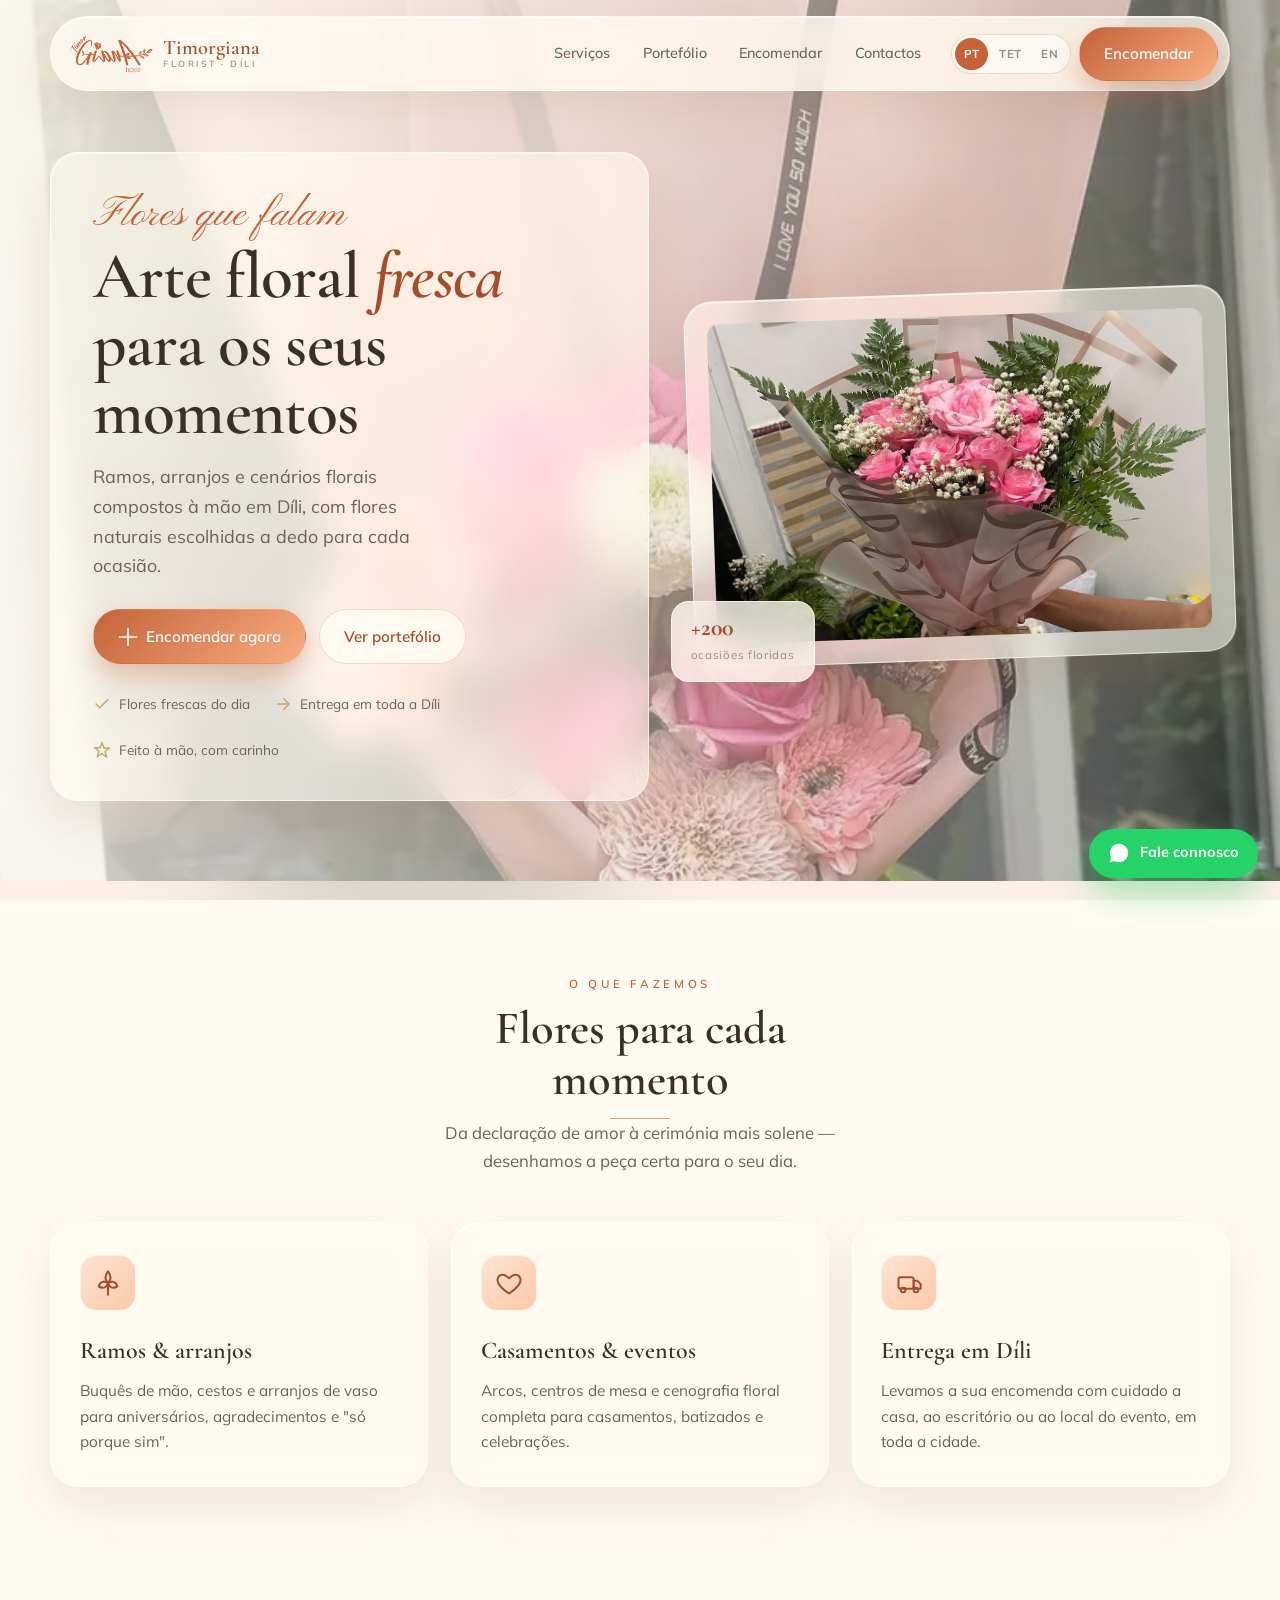
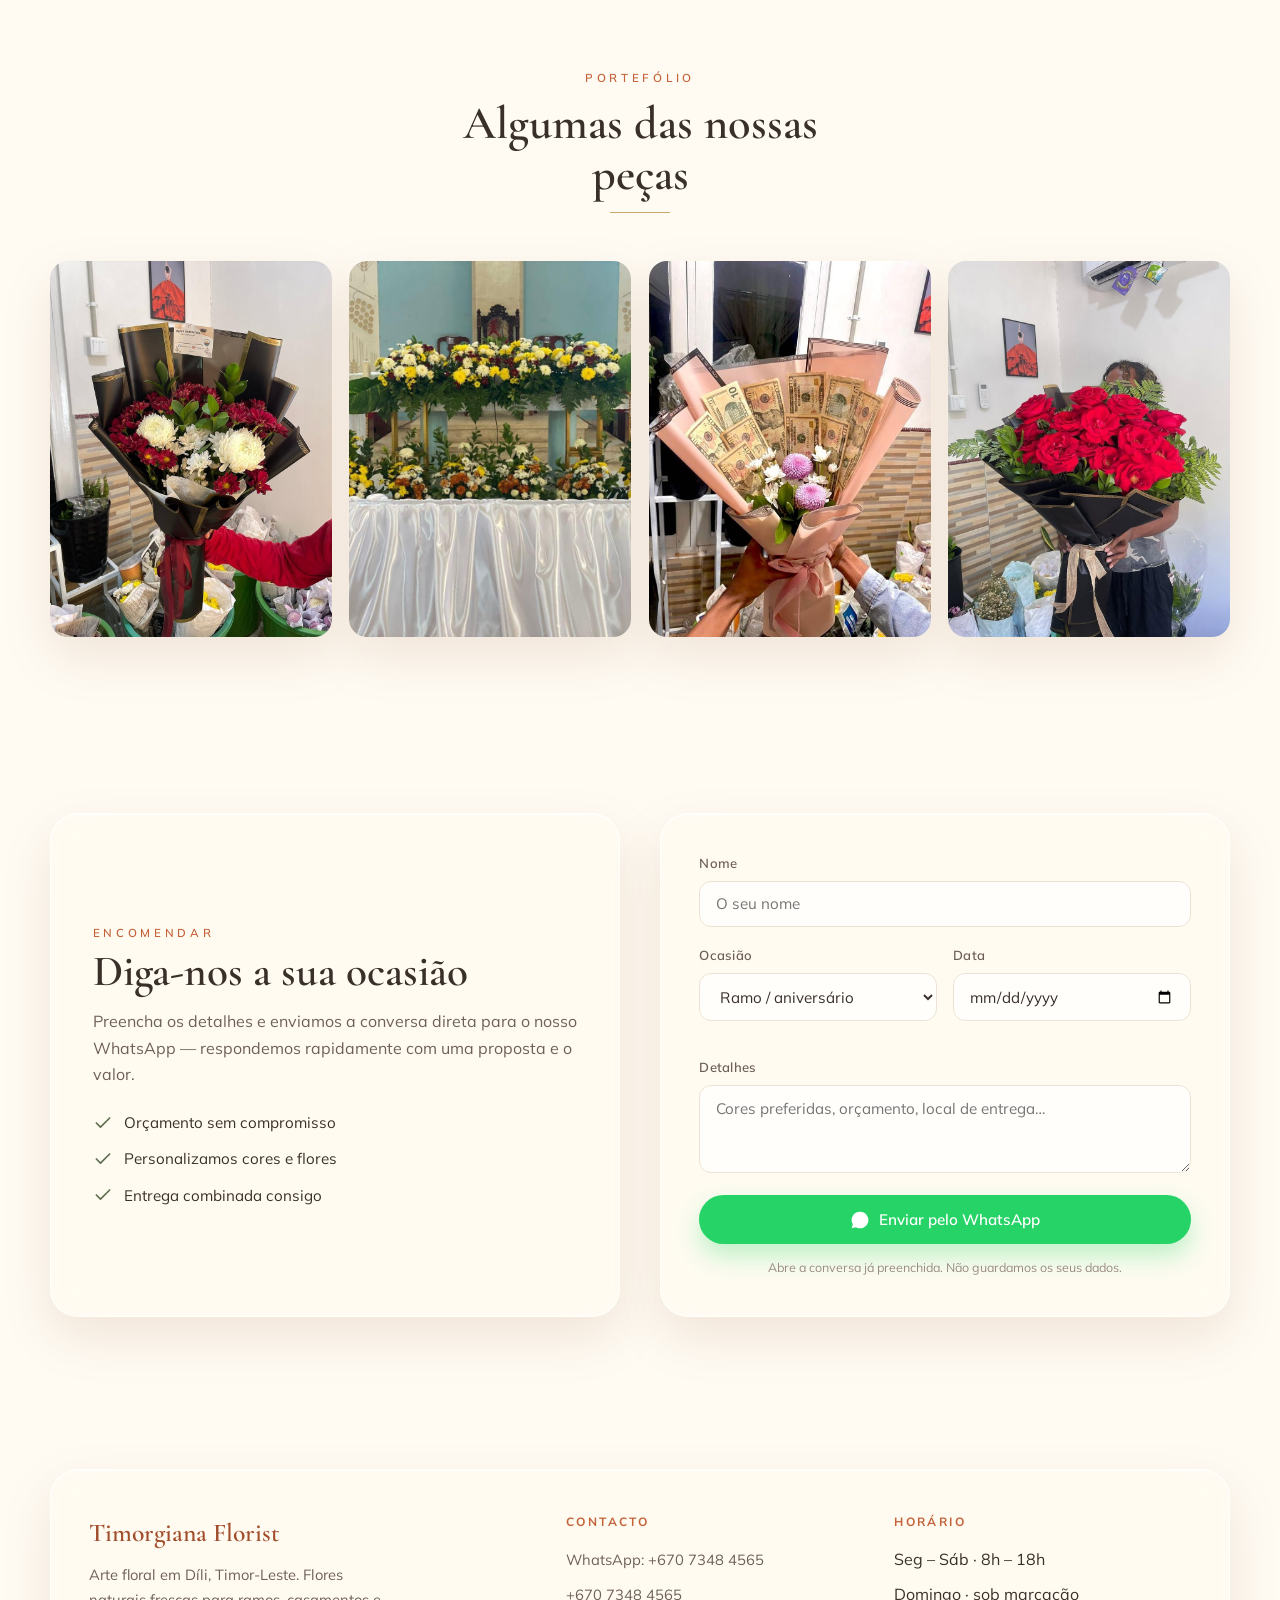
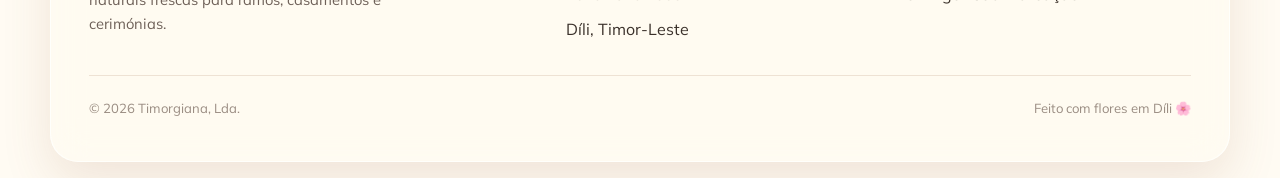
<file: landing-glass.html>
<!DOCTYPE html>
<html lang="pt">
<head>
<meta charset="UTF-8">
<meta name="viewport" content="width=device-width, initial-scale=1.0">
<title>Timorgiana Florist — Arte floral em Díli · Glassmorphism</title>
<meta name="description" content="Timorgiana Florist — arte floral premium em Díli, Timor-Leste. Ramos, casamentos e cerimónias com flores naturais frescas. Encomende pelo WhatsApp.">
<link rel="icon" href="assets/favicon-64.png" type="image/png">

<!-- Tipografia da marca: Cormorant Garamond · Mulish · Pinyon Script -->
<link rel="preconnect" href="https://fonts.googleapis.com">
<link rel="preconnect" href="https://fonts.gstatic.com" crossorigin>
<link href="https://fonts.googleapis.com/css2?family=Cormorant+Garamond:ital,wght@0,400;0,500;0,600;0,700;1,400&family=Mulish:wght@300;400;500;600;700&family=Pinyon+Script&display=swap" rel="stylesheet">

<style>
/* ============================================================
   TIMORGIANA FLORIST — LIQUID GLASS LANDING
   Marca real: coral #F9AC80 · creme #FFF4D1 · dourado #C9A86A
   ============================================================ */
:root{
  /* — Paleta da marca — */
  --coral:        #F9AC80;
  --coral-claro:  #FCC9A8;
  --coral-suave:  #FDE3D2;
  --coral-veu:    #FBEFE6;
  --terracota:    #C4633A;
  --terracota-esc:#A24E2C;
  --creme:        #FFF4D1;
  --marfim:       #FFFBF3;
  --marfim-quente:#FDF6EC;
  --dourado:      #C9A86A;
  --dourado-claro:#E3CFA1;
  --sage:         #8A9A7B;
  --sage-esc:     #5F6E50;
  --tinta:        #3A302A;
  --tinta-suave:  #6E6058;
  --tinta-tenue:  #9A8C82;
  --linha:        #EEE2D4;
  --branco:       #ffffff;

  /* — Vidro (liquid glass) — */
  --glass:        rgba(255, 251, 243, 0.58);
  --glass-forte:  rgba(255, 251, 243, 0.78);
  --glass-escuro: rgba(58, 48, 42, 0.28);
  --glass-borda:  rgba(255, 255, 255, 0.65);
  --glass-borda-2:rgba(201, 168, 106, 0.35);
  --blur:         blur(18px) saturate(165%);
  --blur-forte:   blur(26px) saturate(180%);

  /* — Tipos — */
  --serif:  "Cormorant Garamond", Georgia, "Times New Roman", serif;
  --sans:   "Mulish", -apple-system, "Segoe UI", Roboto, Helvetica, Arial, sans-serif;
  --script: "Pinyon Script", "Cormorant Garamond", cursive;

  --container: 1180px;
  --raio:   18px;
  --raio-sm:12px;
  --raio-lg:28px;

  --sombra:    0 20px 50px rgba(150, 95, 60, .14);
  --sombra-lg: 0 36px 90px rgba(150, 95, 60, .20);
  --anel:      inset 0 1px 0 rgba(255,255,255,.7);
  --transicao: .35s cubic-bezier(.22,.61,.36,1);
}

*{ box-sizing:border-box; margin:0; padding:0; }
html{ scroll-behavior:smooth; }
body{
  font-family:var(--sans);
  color:var(--tinta);
  line-height:1.65;
  font-size:16px;
  background:var(--marfim);
  -webkit-font-smoothing:antialiased;
  overflow-x:clip;
}

/* ---------- Fundo colorido (para o vidro ter o que desfocar) ---------- */
.bg-cena{ position:fixed; inset:0; z-index:-2; overflow:hidden;
  background:
    radial-gradient(1200px 700px at 12% -5%, var(--coral-suave), transparent 60%),
    radial-gradient(1000px 800px at 100% 0%, #FDEBDC, transparent 55%),
    linear-gradient(180deg, var(--marfim) 0%, var(--marfim-quente) 55%, var(--coral-veu) 100%);
}
.orb{ position:absolute; border-radius:50%; filter:blur(60px); opacity:.55; will-change:transform; }
.orb--1{ width:480px; height:480px; top:-120px; left:-80px;  background:var(--coral); opacity:.42; }
.orb--2{ width:420px; height:420px; top:35%;   right:-120px; background:var(--dourado-claro); opacity:.5; }
.orb--3{ width:380px; height:380px; bottom:-120px; left:18%; background:var(--sage); opacity:.28; }
.orb--4{ width:300px; height:300px; top:8%; left:55%; background:var(--terracota); opacity:.16; }
@media (prefers-reduced-motion: no-preference){
  .orb--1{ animation:flutua 18s ease-in-out infinite; }
  .orb--2{ animation:flutua 22s ease-in-out infinite reverse; }
  .orb--3{ animation:flutua 26s ease-in-out infinite; }
}
@keyframes flutua{
  0%,100%{ transform:translate(0,0) scale(1); }
  50%{ transform:translate(30px,-28px) scale(1.08); }
}
/* Padrão de pétalas ténue por cima */
.bg-cena::after{ content:""; position:absolute; inset:0; opacity:.5;
  background-image:url("data:image/svg+xml,%3Csvg xmlns='http://www.w3.org/2000/svg' width='220' height='220' viewBox='0 0 220 220'%3E%3Cg fill='none' stroke='%23C9A86A' stroke-width='1' opacity='0.35'%3E%3Cpath d='M44 66 q15 -24 30 0 q-15 24 -30 0z'/%3E%3Cpath d='M165 143 q17 -26 34 0 q-17 26 -34 0z'/%3E%3Cpath d='M132 44 a11 11 0 1 0 0.1 0z'/%3E%3Cpath d='M33 165 a9 9 0 1 0 0.1 0z'/%3E%3C/g%3E%3C/svg%3E");
}

/* ---------- Utilitários ---------- */
.container{ width:min(100% - 2.5rem, var(--container)); margin-inline:auto; }
.serif{ font-family:var(--serif); }
.script{ font-family:var(--script); color:var(--terracota); font-weight:400; }
.eyebrow{
  font-size:.72rem; letter-spacing:.32em; text-transform:uppercase;
  color:var(--terracota); font-weight:600;
}
.vidro{
  background:var(--glass);
  -webkit-backdrop-filter:var(--blur); backdrop-filter:var(--blur);
  border:1px solid var(--glass-borda);
  box-shadow:var(--sombra), var(--anel);
  border-radius:var(--raio);
}

/* ---------- Botões ---------- */
.btn{
  display:inline-flex; align-items:center; gap:.55rem;
  font-family:var(--sans); font-weight:600; font-size:.95rem;
  padding:.85rem 1.5rem; border-radius:999px; cursor:pointer;
  border:1px solid transparent; text-decoration:none;
  transition:transform var(--transicao), box-shadow var(--transicao), background var(--transicao), color var(--transicao);
  min-height:48px;
}
.btn:focus-visible{ outline:3px solid var(--terracota); outline-offset:3px; }
.btn--primario{
  background:linear-gradient(135deg, var(--terracota), var(--coral));
  color:#fff; box-shadow:0 12px 26px rgba(196,99,58,.32);
}
.btn--primario:hover{ box-shadow:0 18px 38px rgba(196,99,58,.42); transform:translateY(-2px); }
.btn--vidro{
  background:var(--glass-forte);
  -webkit-backdrop-filter:var(--blur); backdrop-filter:var(--blur);
  border:1px solid var(--glass-borda-2); color:var(--terracota-esc);
}
.btn--vidro:hover{ background:#fff; transform:translateY(-2px); box-shadow:var(--sombra); }
.btn--wa{ background:#25D366; color:#fff; box-shadow:0 12px 26px rgba(37,211,102,.30); }
.btn--wa:hover{ background:#20b858; transform:translateY(-2px); box-shadow:0 18px 34px rgba(37,211,102,.4); }
.btn svg{ width:20px; height:20px; flex:none; }
.icon{ width:20px; height:20px; flex:none; }

/* ---------- NAVBAR flutuante em vidro ---------- */
.nav{ position:fixed; top:16px; left:16px; right:16px; z-index:50; }
.nav__inner{
  max-width:var(--container); margin-inline:auto;
  display:flex; align-items:center; gap:1rem;
  padding:.6rem .7rem .6rem 1.1rem;
  background:var(--glass-forte);
  -webkit-backdrop-filter:var(--blur-forte); backdrop-filter:var(--blur-forte);
  border:1px solid var(--glass-borda);
  box-shadow:var(--sombra), var(--anel);
  border-radius:999px;
}
.nav__logo{ display:flex; align-items:center; gap:.6rem; text-decoration:none; }
.nav__logo img{ height:38px; width:auto; display:block; }
.nav__marca{ font-family:var(--serif); font-size:1.28rem; font-weight:600; color:var(--terracota-esc); letter-spacing:.01em; line-height:1; }
.nav__marca small{ display:block; font-family:var(--sans); font-size:.56rem; letter-spacing:.28em; text-transform:uppercase; color:var(--tinta-tenue); font-weight:600; margin-top:2px; }
.nav__links{ display:flex; gap:.35rem; margin-left:auto; }
.nav__links a{
  color:var(--tinta-suave); font-size:.9rem; font-weight:500; text-decoration:none;
  padding:.5rem .85rem; border-radius:999px; transition:color var(--transicao), background var(--transicao);
}
.nav__links a:hover{ color:var(--terracota-esc); background:rgba(255,255,255,.6); }
.nav__acoes{ display:flex; align-items:center; gap:.5rem; }

/* Seletor de idioma */
.lang{ display:flex; gap:2px; padding:3px; border-radius:999px; background:rgba(255,255,255,.55); border:1px solid var(--glass-borda-2); }
.lang button{
  border:none; background:transparent; cursor:pointer; font-family:var(--sans);
  font-size:.72rem; font-weight:700; letter-spacing:.04em; color:var(--tinta-tenue);
  padding:.35rem .55rem; border-radius:999px; min-height:32px; transition:all var(--transicao);
}
.lang button[aria-pressed="true"]{ background:var(--terracota); color:#fff; }
.lang button:focus-visible{ outline:2px solid var(--terracota); outline-offset:2px; }

.nav__burger{ display:none; background:transparent; border:none; cursor:pointer; padding:.5rem; color:var(--terracota-esc); }

/* ---------- HERO ---------- */
.hero{ position:relative; padding:9.5rem 0 5rem; overflow:hidden; }
.hero__foto{
  position:absolute; inset:0; z-index:-1;
  background:url("assets/hero-arco.webp") center 35%/cover no-repeat;
}
.hero__foto::after{ content:""; position:absolute; inset:0;
  background:linear-gradient(105deg, rgba(255,251,243,.92) 0%, rgba(255,251,243,.62) 42%, rgba(58,48,42,.18) 100%);
}
.hero__grid{ display:grid; grid-template-columns:1.05fr .95fr; gap:2.5rem; align-items:center; }
.hero__card{ padding:2.6rem 2.6rem 2.4rem; border-radius:var(--raio-lg); }
.hero__script{ font-family:var(--script); font-size:2.6rem; line-height:1; color:var(--terracota); }
.hero h1{
  font-family:var(--serif); font-weight:600; color:var(--tinta);
  font-size:clamp(2.6rem, 5.5vw, 4.1rem); line-height:1.04; letter-spacing:-.01em;
  margin:.35rem 0 1rem;
}
.hero h1 em{ font-style:italic; color:var(--terracota-esc); }
.hero__lead{ font-size:1.12rem; color:var(--tinta-suave); max-width:34ch; margin-bottom:1.8rem; }
.hero__ctas{ display:flex; flex-wrap:wrap; gap:.8rem; margin-bottom:1.8rem; }
.hero__trust{ display:flex; gap:1.5rem; flex-wrap:wrap; }
.hero__trust div{ display:flex; align-items:center; gap:.5rem; font-size:.85rem; color:var(--tinta-suave); }
.hero__trust svg{ width:18px; height:18px; color:var(--dourado); }

/* Cartão flutuante de destaque no hero */
.hero__aside{ position:relative; }
.hero__peca{ padding:1.4rem; border-radius:var(--raio-lg); transform:rotate(-2deg); }
.hero__peca img{ width:100%; height:320px; object-fit:cover; border-radius:var(--raio-sm); display:block; }
.hero__selo{
  position:absolute; bottom:-22px; left:-18px; padding:.9rem 1.2rem; border-radius:var(--raio);
  background:var(--glass-forte); -webkit-backdrop-filter:var(--blur); backdrop-filter:var(--blur);
  border:1px solid var(--glass-borda); box-shadow:var(--sombra);
}
.hero__selo b{ font-family:var(--serif); font-size:1.5rem; color:var(--terracota-esc); display:block; line-height:1; }
.hero__selo span{ font-size:.72rem; letter-spacing:.06em; color:var(--tinta-tenue); }

/* ---------- Secções ---------- */
section{ position:relative; }
.sec{ padding:5.5rem 0; }
.sec__cabeca{ text-align:center; max-width:44ch; margin:0 auto 3rem; }
.sec__cabeca h2{
  font-family:var(--serif); font-weight:600; color:var(--tinta);
  font-size:clamp(2rem, 4vw, 2.9rem); line-height:1.1; margin:.5rem 0 .8rem;
}
.sec__cabeca p{ color:var(--tinta-suave); font-size:1.05rem; }
.hr-ouro{ width:60px; height:1px; background:var(--dourado); margin:.6rem auto 0; border:0; position:relative; }
.hr-ouro::before{ content:"❧"; position:absolute; top:-13px; left:50%; transform:translateX(-50%); color:var(--dourado); font-size:1rem; background:transparent; }

/* Features */
.features{ display:grid; grid-template-columns:repeat(3,1fr); gap:1.4rem; }
.feat{ padding:2rem 1.8rem; border-radius:var(--raio-lg); transition:transform var(--transicao), box-shadow var(--transicao); }
.feat:hover{ transform:translateY(-6px); box-shadow:var(--sombra-lg), var(--anel); }
.feat__icone{
  width:56px; height:56px; border-radius:16px; display:grid; place-items:center; margin-bottom:1.2rem;
  background:linear-gradient(135deg, var(--coral-suave), var(--coral-claro));
  border:1px solid var(--glass-borda); color:var(--terracota-esc);
}
.feat__icone svg{ width:28px; height:28px; }
.feat h3{ font-family:var(--serif); font-size:1.5rem; font-weight:600; color:var(--tinta); margin-bottom:.5rem; }
.feat p{ color:var(--tinta-suave); font-size:.96rem; }

/* Showcase de ramos */
.showcase{ display:grid; grid-template-columns:repeat(4,1fr); gap:1.1rem; }
.peca{ position:relative; border-radius:var(--raio); overflow:hidden; aspect-ratio:3/4; box-shadow:var(--sombra); }
.peca img{ width:100%; height:100%; object-fit:cover; display:block; transition:transform .6s cubic-bezier(.22,.61,.36,1); }
.peca:hover img{ transform:scale(1.07); }
.peca__legenda{
  position:absolute; left:10px; right:10px; bottom:10px; padding:.7rem .9rem; border-radius:12px;
  background:var(--glass-escuro); -webkit-backdrop-filter:var(--blur); backdrop-filter:var(--blur);
  border:1px solid rgba(255,255,255,.25); color:#fff;
  transform:translateY(6px); opacity:0; transition:all var(--transicao);
}
.peca:hover .peca__legenda, .peca:focus-within .peca__legenda{ transform:translateY(0); opacity:1; }
.peca__legenda b{ font-family:var(--serif); font-size:1.05rem; display:block; }
.peca__legenda span{ font-size:.78rem; opacity:.85; }

/* ---------- CTA / Encomendar (formulário → WhatsApp) ---------- */
.encomendar{ padding:5.5rem 0; }
.enc__grid{ display:grid; grid-template-columns:1fr 1fr; gap:2.5rem; align-items:stretch; }
.enc__texto{ padding:2.6rem; border-radius:var(--raio-lg); display:flex; flex-direction:column; justify-content:center; }
.enc__texto h2{ font-family:var(--serif); font-size:clamp(1.9rem,3.5vw,2.7rem); font-weight:600; line-height:1.1; margin:.4rem 0 .8rem; }
.enc__texto p{ color:var(--tinta-suave); margin-bottom:1.4rem; }
.enc__lista{ list-style:none; display:grid; gap:.7rem; }
.enc__lista li{ display:flex; align-items:center; gap:.7rem; font-size:.95rem; color:var(--tinta); }
.enc__lista svg{ width:20px; height:20px; color:var(--sage-esc); flex:none; }

.form{ padding:2.4rem; border-radius:var(--raio-lg); }
.form__linha{ display:grid; gap:.4rem; margin-bottom:1.1rem; }
.form__linha--2{ grid-template-columns:1fr 1fr; gap:1rem; }
label{ font-size:.82rem; font-weight:600; color:var(--tinta-suave); letter-spacing:.02em; }
input, select, textarea{
  font-family:var(--sans); font-size:.95rem; color:var(--tinta);
  padding:.8rem .95rem; border-radius:12px; width:100%;
  background:rgba(255,255,255,.72); border:1px solid var(--linha);
  transition:border var(--transicao), box-shadow var(--transicao);
}
input:focus, select:focus, textarea:focus{
  outline:none; border-color:var(--coral);
  box-shadow:0 0 0 3px rgba(249,172,128,.32);
}
textarea{ resize:vertical; min-height:88px; }
.form .btn{ width:100%; justify-content:center; margin-top:.3rem; }
.form__nota{ font-size:.78rem; color:var(--tinta-tenue); text-align:center; margin-top:.8rem; }

/* ---------- Rodapé ---------- */
.rodape{ margin:4rem 16px 16px; }
.rodape__inner{ padding:2.6rem 2.4rem; border-radius:var(--raio-lg); }
.rodape__grid{ display:grid; grid-template-columns:1.5fr 1fr 1fr; gap:2rem; }
.rodape__marca{ font-family:var(--serif); font-size:1.6rem; color:var(--terracota-esc); font-weight:600; }
.rodape p{ color:var(--tinta-suave); font-size:.92rem; margin-top:.6rem; max-width:34ch; }
.rodape h4{ font-size:.75rem; letter-spacing:.2em; text-transform:uppercase; color:var(--terracota); margin-bottom:.9rem; }
.rodape ul{ list-style:none; display:grid; gap:.55rem; }
.rodape a{ color:var(--tinta-suave); text-decoration:none; font-size:.92rem; transition:color var(--transicao); }
.rodape a:hover{ color:var(--terracota-esc); }
.rodape__fim{ margin-top:2rem; padding-top:1.4rem; border-top:1px solid var(--linha); display:flex; justify-content:space-between; flex-wrap:wrap; gap:.6rem; font-size:.82rem; color:var(--tinta-tenue); }

/* ---------- Botão flutuante WhatsApp ---------- */
.wa-flutua{
  position:fixed; bottom:22px; right:22px; z-index:60;
  display:inline-flex; align-items:center; gap:.6rem;
  background:#25D366; color:#fff; text-decoration:none;
  padding:.8rem 1.2rem; border-radius:999px; font-weight:700; font-size:.9rem;
  box-shadow:0 14px 34px rgba(37,211,102,.42);
  transition:transform var(--transicao), box-shadow var(--transicao);
}
.wa-flutua:hover{ transform:translateY(-3px); box-shadow:0 20px 44px rgba(37,211,102,.55); }
.wa-flutua svg{ width:22px; height:22px; }

/* ---------- Responsivo ---------- */
@media (max-width:960px){
  .hero__grid, .enc__grid, .rodape__grid{ grid-template-columns:1fr; }
  .hero__aside{ display:none; }
  .features{ grid-template-columns:1fr; }
  .showcase{ grid-template-columns:repeat(2,1fr); }
  .nav__links{ display:none; }
  .nav__burger{ display:inline-flex; }
}
@media (max-width:520px){
  .hero{ padding:8rem 0 3.5rem; }
  .hero__card{ padding:1.8rem 1.5rem; }
  .form__linha--2{ grid-template-columns:1fr; }
  .wa-flutua span{ display:none; }
  .rodape__fim{ flex-direction:column; }
}
@media (prefers-reduced-motion: reduce){
  *{ animation:none !important; scroll-behavior:auto !important; transition-duration:.01ms !important; }
}
</style>
</head>
<body>

<!-- Fundo colorido para o vidro desfocar -->
<div class="bg-cena" aria-hidden="true">
  <div class="orb orb--1"></div>
  <div class="orb orb--2"></div>
  <div class="orb orb--3"></div>
  <div class="orb orb--4"></div>
</div>

<!-- ======================= NAVBAR ======================= -->
<nav class="nav" aria-label="Principal">
  <div class="nav__inner">
    <a class="nav__logo" href="#topo">
      <img src="assets/logo-coral.png" alt="Logótipo Timorgiana Florist">
      <span class="nav__marca">Timorgiana<small data-i18n="marca_sub">Florist · Díli</small></span>
    </a>
    <div class="nav__links">
      <a href="#servicos" data-i18n="nav_servicos">Serviços</a>
      <a href="#portefolio" data-i18n="nav_galeria">Portefólio</a>
      <a href="#encomendar" data-i18n="nav_encomendar">Encomendar</a>
      <a href="#contactos" data-i18n="nav_contactos">Contactos</a>
    </div>
    <div class="nav__acoes">
      <div class="lang" role="group" aria-label="Idioma">
        <button data-lang="pt" aria-pressed="true">PT</button>
        <button data-lang="tet" aria-pressed="false">TET</button>
        <button data-lang="en" aria-pressed="false">EN</button>
      </div>
      <a class="btn btn--primario" href="#encomendar" data-i18n="btn_encomendar">Encomendar</a>
    </div>
  </div>
</nav>

<span id="topo"></span>

<!-- ======================= HERO ======================= -->
<header class="hero">
  <div class="hero__foto" aria-hidden="true"></div>
  <div class="container">
    <div class="hero__grid">
      <div class="hero__card vidro">
        <span class="hero__script">Flores que falam</span>
        <h1 data-i18n-html="hero_titulo">Arte floral <em>fresca</em><br>para os seus momentos</h1>
        <p class="hero__lead" data-i18n="hero_lead">Ramos, arranjos e cenários florais compostos à mão em Díli, com flores naturais escolhidas a dedo para cada ocasião.</p>
        <div class="hero__ctas">
          <a class="btn btn--primario" href="#encomendar">
            <svg class="icon" viewBox="0 0 24 24" fill="none" stroke="currentColor" stroke-width="2" stroke-linecap="round" stroke-linejoin="round"><path d="M12 2v20M2 12h20"/></svg>
            <span data-i18n="btn_encomendar_ag">Encomendar agora</span>
          </a>
          <a class="btn btn--vidro" href="#portefolio" data-i18n="btn_ver_portefolio">Ver portefólio</a>
        </div>
        <div class="hero__trust">
          <div><svg viewBox="0 0 24 24" fill="none" stroke="currentColor" stroke-width="2" stroke-linecap="round" stroke-linejoin="round"><path d="M20 6 9 17l-5-5"/></svg><span data-i18n="trust_1">Flores frescas do dia</span></div>
          <div><svg viewBox="0 0 24 24" fill="none" stroke="currentColor" stroke-width="2" stroke-linecap="round" stroke-linejoin="round"><path d="M5 12h14M13 5l7 7-7 7"/></svg><span data-i18n="trust_2">Entrega em toda a Díli</span></div>
          <div><svg viewBox="0 0 24 24" fill="none" stroke="currentColor" stroke-width="2" stroke-linecap="round" stroke-linejoin="round"><path d="M12 2l2.4 7.4H22l-6 4.6 2.3 7.4-6.3-4.6L5.7 21l2.3-7.4-6-4.6h7.6z"/></svg><span data-i18n="trust_3">Feito à mão, com carinho</span></div>
        </div>
      </div>

      <div class="hero__aside">
        <div class="hero__peca vidro">
          <img src="assets/galeria/bouquet/bouquet-03.jpg" alt="Ramo de flores naturais da Timorgiana Florist">
        </div>
        <div class="hero__selo">
          <b>+200</b>
          <span data-i18n="selo">ocasiões floridas</span>
        </div>
      </div>
    </div>
  </div>
</header>

<!-- ======================= SERVIÇOS ======================= -->
<section class="sec" id="servicos">
  <div class="container">
    <div class="sec__cabeca">
      <span class="eyebrow" data-i18n="serv_eyebrow">O que fazemos</span>
      <h2 data-i18n="serv_titulo">Flores para cada momento</h2>
      <hr class="hr-ouro">
      <p data-i18n="serv_lead">Da declaração de amor à cerimónia mais solene — desenhamos a peça certa para o seu dia.</p>
    </div>
    <div class="features">
      <article class="feat vidro" tabindex="0">
        <div class="feat__icone"><svg viewBox="0 0 24 24" fill="none" stroke="currentColor" stroke-width="1.7" stroke-linecap="round" stroke-linejoin="round"><path d="M12 2C9 6 9 9 12 12c3-3 3-6 0-10z"/><path d="M12 12c-4-2-7-1-8 3 4 2 7 1 8-3z"/><path d="M12 12c4-2 7-1 8 3-4 2-7 1-8-3z"/><path d="M12 12v10"/></svg></div>
        <h3 data-i18n="serv1_t">Ramos & arranjos</h3>
        <p data-i18n="serv1_d">Buquês de mão, cestos e arranjos de vaso para aniversários, agradecimentos e "só porque sim".</p>
      </article>
      <article class="feat vidro" tabindex="0">
        <div class="feat__icone"><svg viewBox="0 0 24 24" fill="none" stroke="currentColor" stroke-width="1.7" stroke-linecap="round" stroke-linejoin="round"><path d="M12 21s-7-4.6-9.3-9C1 8.6 3 5 6.5 5 9 5 12 8 12 8s3-3 5.5-3C21 5 23 8.6 21.3 12 19 16.4 12 21 12 21z"/></svg></div>
        <h3 data-i18n="serv2_t">Casamentos & eventos</h3>
        <p data-i18n="serv2_d">Arcos, centros de mesa e cenografia floral completa para casamentos, batizados e celebrações.</p>
      </article>
      <article class="feat vidro" tabindex="0">
        <div class="feat__icone"><svg viewBox="0 0 24 24" fill="none" stroke="currentColor" stroke-width="1.7" stroke-linecap="round" stroke-linejoin="round"><rect x="3" y="7" width="13" height="10" rx="2"/><path d="M16 10h3l3 3v4h-6z"/><circle cx="7" cy="18" r="2"/><circle cx="18" cy="18" r="2"/></svg></div>
        <h3 data-i18n="serv3_t">Entrega em Díli</h3>
        <p data-i18n="serv3_d">Levamos a sua encomenda com cuidado a casa, ao escritório ou ao local do evento, em toda a cidade.</p>
      </article>
    </div>
  </div>
</section>

<!-- ======================= PORTEFÓLIO ======================= -->
<section class="sec" id="portefolio">
  <div class="container">
    <div class="sec__cabeca">
      <span class="eyebrow" data-i18n="port_eyebrow">Portefólio</span>
      <h2 data-i18n="port_titulo">Algumas das nossas peças</h2>
      <hr class="hr-ouro">
    </div>
    <div class="showcase">
      <figure class="peca" tabindex="0">
        <img src="assets/galeria/bouquet/bouquet-07.jpg" alt="Ramo redondo em tons de coral e branco">
        <figcaption class="peca__legenda"><b data-i18n="p1_t">Ramo coral</b><span data-i18n="p1_d">Rosas & gerberas</span></figcaption>
      </figure>
      <figure class="peca" tabindex="0">
        <img src="assets/galeria/casamentos/cas-01.jpg" alt="Cenário floral de casamento">
        <figcaption class="peca__legenda"><b data-i18n="p2_t">Casamento</b><span data-i18n="p2_d">Arco & mesa</span></figcaption>
      </figure>
      <figure class="peca" tabindex="0">
        <img src="assets/galeria/bouquet/bouquet-12.jpg" alt="Buquê pastel para noiva">
        <figcaption class="peca__legenda"><b data-i18n="p3_t">Buquê de noiva</b><span data-i18n="p3_d">Tons pastel</span></figcaption>
      </figure>
      <figure class="peca" tabindex="0">
        <img src="assets/galeria/bouquet/bouquet-18.jpg" alt="Arranjo de flores variadas em vaso">
        <figcaption class="peca__legenda"><b data-i18n="p4_t">Arranjo de vaso</b><span data-i18n="p4_d">Mistura natural</span></figcaption>
      </figure>
    </div>
  </div>
</section>

<!-- ======================= ENCOMENDAR ======================= -->
<section class="encomendar" id="encomendar">
  <div class="container">
    <div class="enc__grid">
      <div class="enc__texto vidro">
        <span class="eyebrow" data-i18n="enc_eyebrow">Encomendar</span>
        <h2 data-i18n="enc_titulo">Diga-nos a sua ocasião</h2>
        <p data-i18n="enc_lead">Preencha os detalhes e enviamos a conversa direta para o nosso WhatsApp — respondemos rapidamente com uma proposta e o valor.</p>
        <ul class="enc__lista">
          <li><svg viewBox="0 0 24 24" fill="none" stroke="currentColor" stroke-width="2" stroke-linecap="round" stroke-linejoin="round"><path d="M20 6 9 17l-5-5"/></svg><span data-i18n="enc_b1">Orçamento sem compromisso</span></li>
          <li><svg viewBox="0 0 24 24" fill="none" stroke="currentColor" stroke-width="2" stroke-linecap="round" stroke-linejoin="round"><path d="M20 6 9 17l-5-5"/></svg><span data-i18n="enc_b2">Personalizamos cores e flores</span></li>
          <li><svg viewBox="0 0 24 24" fill="none" stroke="currentColor" stroke-width="2" stroke-linecap="round" stroke-linejoin="round"><path d="M20 6 9 17l-5-5"/></svg><span data-i18n="enc_b3">Entrega combinada consigo</span></li>
        </ul>
      </div>

      <form class="form vidro" id="form-encomenda" novalidate>
        <div class="form__linha">
          <label for="nome" data-i18n="f_nome">Nome</label>
          <input id="nome" name="nome" type="text" autocomplete="name" required data-i18n-ph="f_nome_ph" placeholder="O seu nome">
        </div>
        <div class="form__linha form__linha--2">
          <div class="form__linha">
            <label for="ocasiao" data-i18n="f_ocasiao">Ocasião</label>
            <select id="ocasiao" name="ocasiao">
              <option value="Ramo / aniversário" data-i18n="f_op1">Ramo / aniversário</option>
              <option value="Casamento" data-i18n="f_op2">Casamento</option>
              <option value="Evento / empresa" data-i18n="f_op3">Evento / empresa</option>
              <option value="Cerimónia fúnebre" data-i18n="f_op4">Cerimónia fúnebre</option>
              <option value="Outro" data-i18n="f_op5">Outro</option>
            </select>
          </div>
          <div class="form__linha">
            <label for="data" data-i18n="f_data">Data</label>
            <input id="data" name="data" type="date">
          </div>
        </div>
        <div class="form__linha">
          <label for="mensagem" data-i18n="f_msg">Detalhes</label>
          <textarea id="mensagem" name="mensagem" data-i18n-ph="f_msg_ph" placeholder="Cores preferidas, orçamento, local de entrega…"></textarea>
        </div>
        <button class="btn btn--wa" type="submit">
          <svg viewBox="0 0 24 24" fill="currentColor"><path d="M17.5 14.4c-.3-.15-1.8-.9-2.05-1s-.5-.15-.7.15-.8 1-1 1.2-.35.22-.65.07a8.2 8.2 0 0 1-2.4-1.5 9 9 0 0 1-1.67-2.07c-.17-.3 0-.46.13-.6s.3-.35.44-.53a2 2 0 0 0 .3-.5.55.55 0 0 0 0-.52c-.07-.15-.7-1.67-.95-2.29s-.5-.52-.7-.53h-.6a1.13 1.13 0 0 0-.82.38A3.45 3.45 0 0 0 5 11.2 6 6 0 0 0 6.3 14a13.7 13.7 0 0 0 5.25 4.65c.73.32 1.3.5 1.75.65a4.2 4.2 0 0 0 1.93.12 3.15 3.15 0 0 0 2.07-1.46 2.56 2.56 0 0 0 .18-1.46c-.07-.13-.27-.2-.57-.35zM12 2a10 10 0 0 0-8.6 15.06L2 22l5.06-1.33A10 10 0 1 0 12 2z"/></svg>
          <span data-i18n="f_enviar">Enviar pelo WhatsApp</span>
        </button>
        <p class="form__nota" data-i18n="f_nota">Abre a conversa já preenchida. Não guardamos os seus dados.</p>
      </form>
    </div>
  </div>
</section>

<!-- ======================= RODAPÉ ======================= -->
<footer class="rodape" id="contactos">
  <div class="container" style="width:min(100% - 0rem, var(--container));">
    <div class="rodape__inner vidro">
      <div class="rodape__grid">
        <div>
          <div class="rodape__marca">Timorgiana Florist</div>
          <p data-i18n="rod_sobre">Arte floral em Díli, Timor-Leste. Flores naturais frescas para ramos, casamentos e cerimónias.</p>
        </div>
        <div>
          <h4 data-i18n="rod_contacto">Contacto</h4>
          <ul>
            <li><a href="https://wa.me/67073484565" data-i18n="rod_wa">WhatsApp: +670 7348 4565</a></li>
            <li><a href="tel:+67073484565">+670 7348 4565</a></li>
            <li><span data-i18n="rod_local">Díli, Timor-Leste</span></li>
          </ul>
        </div>
        <div>
          <h4 data-i18n="rod_horario">Horário</h4>
          <ul>
            <li><span data-i18n="rod_h1">Seg – Sáb · 8h – 18h</span></li>
            <li><span data-i18n="rod_h2">Domingo · sob marcação</span></li>
          </ul>
        </div>
      </div>
      <div class="rodape__fim">
        <span>© <span id="ano"></span> Timorgiana, Lda.</span>
        <span data-i18n="rod_feito">Feito com flores em Díli 🌸</span>
      </div>
    </div>
  </div>
</footer>

<!-- Botão flutuante WhatsApp -->
<a class="wa-flutua" href="https://wa.me/67073484565?text=Ol%C3%A1%20Timorgiana%20Florist!%20Gostaria%20de%20fazer%20uma%20encomenda." target="_blank" rel="noopener" aria-label="Falar no WhatsApp">
  <svg viewBox="0 0 24 24" fill="currentColor" aria-hidden="true"><path d="M17.5 14.4c-.3-.15-1.8-.9-2.05-1s-.5-.15-.7.15-.8 1-1 1.2-.35.22-.65.07a8.2 8.2 0 0 1-2.4-1.5 9 9 0 0 1-1.67-2.07c-.17-.3 0-.46.13-.6s.3-.35.44-.53a2 2 0 0 0 .3-.5.55.55 0 0 0 0-.52c-.07-.15-.7-1.67-.95-2.29s-.5-.52-.7-.53h-.6a1.13 1.13 0 0 0-.82.38A3.45 3.45 0 0 0 5 11.2 6 6 0 0 0 6.3 14a13.7 13.7 0 0 0 5.25 4.65c.73.32 1.3.5 1.75.65a4.2 4.2 0 0 0 1.93.12 3.15 3.15 0 0 0 2.07-1.46 2.56 2.56 0 0 0 .18-1.46c-.07-.13-.27-.2-.57-.35zM12 2a10 10 0 0 0-8.6 15.06L2 22l5.06-1.33A10 10 0 1 0 12 2z"/></svg>
  <span data-i18n="wa_balao">Fale connosco</span>
</a>

<script>
/* ============================================================
   TRILINGUE (PT · TET · EN) — dicionário inline
   ============================================================ */
const T = {
  marca_sub:{pt:"Florist · Díli",tet:"Florist · Díli",en:"Florist · Dili"},
  nav_servicos:{pt:"Serviços",tet:"Servisu",en:"Services"},
  nav_galeria:{pt:"Portefólio",tet:"Portefóliu",en:"Portfolio"},
  nav_encomendar:{pt:"Encomendar",tet:"Enkomenda",en:"Order"},
  nav_contactos:{pt:"Contactos",tet:"Kontaktu",en:"Contact"},
  btn_encomendar:{pt:"Encomendar",tet:"Enkomenda",en:"Order now"},
  btn_encomendar_ag:{pt:"Encomendar agora",tet:"Enkomenda agora",en:"Order now"},
  btn_ver_portefolio:{pt:"Ver portefólio",tet:"Haree portefóliu",en:"View portfolio"},

  hero_titulo:{pt:"Arte floral <em>fresca</em><br>para os seus momentos",tet:"Arte floral <em>fresku</em><br>ba ita-nia momentu",en:"Fresh floral art <em>for</em><br>your special moments"},
  hero_lead:{pt:"Ramos, arranjos e cenários florais compostos à mão em Díli, com flores naturais escolhidas a dedo para cada ocasião.",tet:"Ramu, aranju no senáriu floral halo ho liman iha Díli, ho ai-funan naturál ba okaziaun ida-idak.",en:"Bouquets, arrangements and floral settings handcrafted in Dili, with natural blooms chosen for every occasion."},
  trust_1:{pt:"Flores frescas do dia",tet:"Ai-funan fresku loron-loron",en:"Fresh flowers daily"},
  trust_2:{pt:"Entrega em toda a Díli",tet:"Entrega iha Díli tomak",en:"Delivery across Dili"},
  trust_3:{pt:"Feito à mão, com carinho",tet:"Halo ho liman no domin",en:"Handmade with care"},
  selo:{pt:"ocasiões floridas",tet:"okaziaun ho ai-funan",en:"floral occasions"},

  serv_eyebrow:{pt:"O que fazemos",tet:"Saida mak ami halo",en:"What we do"},
  serv_titulo:{pt:"Flores para cada momento",tet:"Ai-funan ba momentu ida-idak",en:"Flowers for every moment"},
  serv_lead:{pt:"Da declaração de amor à cerimónia mais solene — desenhamos a peça certa para o seu dia.",tet:"Husi deklarasaun domin to'o serimónia solene — ami dezaña peça loos ba ita-nia loron.",en:"From a declaration of love to the most solemn ceremony — we design the right piece for your day."},
  serv1_t:{pt:"Ramos & arranjos",tet:"Ramu & aranju",en:"Bouquets & arrangements"},
  serv1_d:{pt:"Buquês de mão, cestos e arranjos de vaso para aniversários, agradecimentos e \"só porque sim\".",tet:"Bukê liman, kaixa no aranju vazu ba aniversáriu, agradese no \"tanba de'it\".",en:"Hand bouquets, baskets and vase arrangements for birthdays, thank-yous and \"just because\"."},
  serv2_t:{pt:"Casamentos & eventos",tet:"Kazamentu & eventu",en:"Weddings & events"},
  serv2_d:{pt:"Arcos, centros de mesa e cenografia floral completa para casamentos, batizados e celebrações.",tet:"Arku, sentru meza no senografia floral kompletu ba kazamentu, batizmu no selebrasaun.",en:"Arches, centrepieces and full floral scenography for weddings, baptisms and celebrations."},
  serv3_t:{pt:"Entrega em Díli",tet:"Entrega iha Díli",en:"Delivery in Dili"},
  serv3_d:{pt:"Levamos a sua encomenda com cuidado a casa, ao escritório ou ao local do evento, em toda a cidade.",tet:"Ami lori ita-nia enkomenda ho kuidadu ba uma, eskritóriu ka fatin eventu, iha sidade tomak.",en:"We carefully deliver your order to home, office or event venue, anywhere in the city."},

  port_eyebrow:{pt:"Portefólio",tet:"Portefóliu",en:"Portfolio"},
  port_titulo:{pt:"Algumas das nossas peças",tet:"Peça balun husi ami",en:"A few of our pieces"},
  p1_t:{pt:"Ramo coral",tet:"Ramu coral",en:"Coral bouquet"},
  p1_d:{pt:"Rosas & gerberas",tet:"Roza & gerbera",en:"Roses & gerberas"},
  p2_t:{pt:"Casamento",tet:"Kazamentu",en:"Wedding"},
  p2_d:{pt:"Arco & mesa",tet:"Arku & meza",en:"Arch & table"},
  p3_t:{pt:"Buquê de noiva",tet:"Bukê noiva",en:"Bridal bouquet"},
  p3_d:{pt:"Tons pastel",tet:"Kor pastel",en:"Pastel tones"},
  p4_t:{pt:"Arranjo de vaso",tet:"Aranju vazu",en:"Vase arrangement"},
  p4_d:{pt:"Mistura natural",tet:"Mistura naturál",en:"Natural mix"},

  enc_eyebrow:{pt:"Encomendar",tet:"Enkomenda",en:"Order"},
  enc_titulo:{pt:"Diga-nos a sua ocasião",tet:"Fó-hatene ami ita-nia okaziaun",en:"Tell us your occasion"},
  enc_lead:{pt:"Preencha os detalhes e enviamos a conversa direta para o nosso WhatsApp — respondemos rapidamente com uma proposta e o valor.",tet:"Prense detalhu no ami haruka konversa direta ba ami-nia WhatsApp — ami responde lalais ho proposta no folin.",en:"Fill in the details and we'll open a chat straight to our WhatsApp — we reply quickly with a proposal and price."},
  enc_b1:{pt:"Orçamento sem compromisso",tet:"Orsamentu la ho kompromisu",en:"Free, no-obligation quote"},
  enc_b2:{pt:"Personalizamos cores e flores",tet:"Ami personaliza kor no ai-funan",en:"We tailor colours and flowers"},
  enc_b3:{pt:"Entrega combinada consigo",tet:"Entrega kombina ho ita",en:"Delivery arranged with you"},

  f_nome:{pt:"Nome",tet:"Naran",en:"Name"},
  f_nome_ph:{pt:"O seu nome",tet:"Ita-nia naran",en:"Your name"},
  f_ocasiao:{pt:"Ocasião",tet:"Okaziaun",en:"Occasion"},
  f_op1:{pt:"Ramo / aniversário",tet:"Ramu / aniversáriu",en:"Bouquet / birthday"},
  f_op2:{pt:"Casamento",tet:"Kazamentu",en:"Wedding"},
  f_op3:{pt:"Evento / empresa",tet:"Eventu / empreza",en:"Event / company"},
  f_op4:{pt:"Cerimónia fúnebre",tet:"Serimónia fúnebre",en:"Funeral ceremony"},
  f_op5:{pt:"Outro",tet:"Seluk",en:"Other"},
  f_data:{pt:"Data",tet:"Data",en:"Date"},
  f_msg:{pt:"Detalhes",tet:"Detalhu",en:"Details"},
  f_msg_ph:{pt:"Cores preferidas, orçamento, local de entrega…",tet:"Kor gosta, orsamentu, fatin entrega…",en:"Preferred colours, budget, delivery place…"},
  f_enviar:{pt:"Enviar pelo WhatsApp",tet:"Haruka liuhusi WhatsApp",en:"Send via WhatsApp"},
  f_nota:{pt:"Abre a conversa já preenchida. Não guardamos os seus dados.",tet:"Loke konversa prense ona. Ami la rai ita-nia dadus.",en:"Opens a pre-filled chat. We don't store your data."},

  rod_sobre:{pt:"Arte floral em Díli, Timor-Leste. Flores naturais frescas para ramos, casamentos e cerimónias.",tet:"Arte floral iha Díli, Timor-Leste. Ai-funan naturál fresku ba ramu, kazamentu no serimónia.",en:"Floral art in Dili, Timor-Leste. Fresh natural flowers for bouquets, weddings and ceremonies."},
  rod_contacto:{pt:"Contacto",tet:"Kontaktu",en:"Contact"},
  rod_wa:{pt:"WhatsApp: +670 7348 4565",tet:"WhatsApp: +670 7348 4565",en:"WhatsApp: +670 7348 4565"},
  rod_local:{pt:"Díli, Timor-Leste",tet:"Díli, Timor-Leste",en:"Dili, Timor-Leste"},
  rod_horario:{pt:"Horário",tet:"Oráriu",en:"Hours"},
  rod_h1:{pt:"Seg – Sáb · 8h – 18h",tet:"Seg – Sáb · 8h – 18h",en:"Mon – Sat · 8am – 6pm"},
  rod_h2:{pt:"Domingo · sob marcação",tet:"Domingu · ho marka",en:"Sunday · by appointment"},
  rod_feito:{pt:"Feito com flores em Díli 🌸",tet:"Halo ho ai-funan iha Díli 🌸",en:"Made with flowers in Dili 🌸"},
  wa_balao:{pt:"Fale connosco",tet:"Koalia ho ami",en:"Message us"},
};

/* Aplica o idioma */
let idioma = localStorage.getItem("tg_idioma") || "pt";
function aplicarIdioma(l){
  idioma = l;
  document.documentElement.lang = (l==="tet"?"pt":l); // Tétum não tem código simples; mantém pt para o browser
  localStorage.setItem("tg_idioma", l);
  document.querySelectorAll("[data-i18n]").forEach(el=>{
    const k = el.getAttribute("data-i18n"); if(T[k]) el.textContent = T[k][l] || T[k].pt;
  });
  document.querySelectorAll("[data-i18n-html]").forEach(el=>{
    const k = el.getAttribute("data-i18n-html"); if(T[k]) el.innerHTML = T[k][l] || T[k].pt;
  });
  document.querySelectorAll("[data-i18n-ph]").forEach(el=>{
    const k = el.getAttribute("data-i18n-ph"); if(T[k]) el.setAttribute("placeholder", T[k][l] || T[k].pt);
  });
  document.querySelectorAll(".lang button").forEach(b=>{
    b.setAttribute("aria-pressed", b.dataset.lang===l ? "true" : "false");
  });
}
document.querySelectorAll(".lang button").forEach(b=>{
  b.addEventListener("click", ()=>aplicarIdioma(b.dataset.lang));
});

/* Formulário → WhatsApp */
const WA = "67073484565";
document.getElementById("form-encomenda").addEventListener("submit", (e)=>{
  e.preventDefault();
  const nome = document.getElementById("nome").value.trim();
  const ocasiao = document.getElementById("ocasiao").value;
  const data = document.getElementById("data").value;
  const msg = document.getElementById("mensagem").value.trim();
  if(!nome){ document.getElementById("nome").focus(); return; }
  const labels = {pt:{ola:"Olá Timorgiana Florist! Gostaria de encomendar.",n:"Nome",o:"Ocasião",d:"Data",m:"Detalhes"},
                  tet:{ola:"Olá Timorgiana Florist! Hakarak enkomenda.",n:"Naran",o:"Okaziaun",d:"Data",m:"Detalhu"},
                  en:{ola:"Hello Timorgiana Florist! I'd like to place an order.",n:"Name",o:"Occasion",d:"Date",m:"Details"}}[idioma];
  let txt = labels.ola + "\n\n" + labels.n + ": " + nome + "\n" + labels.o + ": " + ocasiao;
  if(data) txt += "\n" + labels.d + ": " + data;
  if(msg)  txt += "\n" + labels.m + ": " + msg;
  window.open("https://wa.me/" + WA + "?text=" + encodeURIComponent(txt), "_blank", "noopener");
});

/* Ano no rodapé */
document.getElementById("ano").textContent = new Date().getFullYear();

/* Arranque */
aplicarIdioma(idioma);
</script>
</body>
</html>
</file>
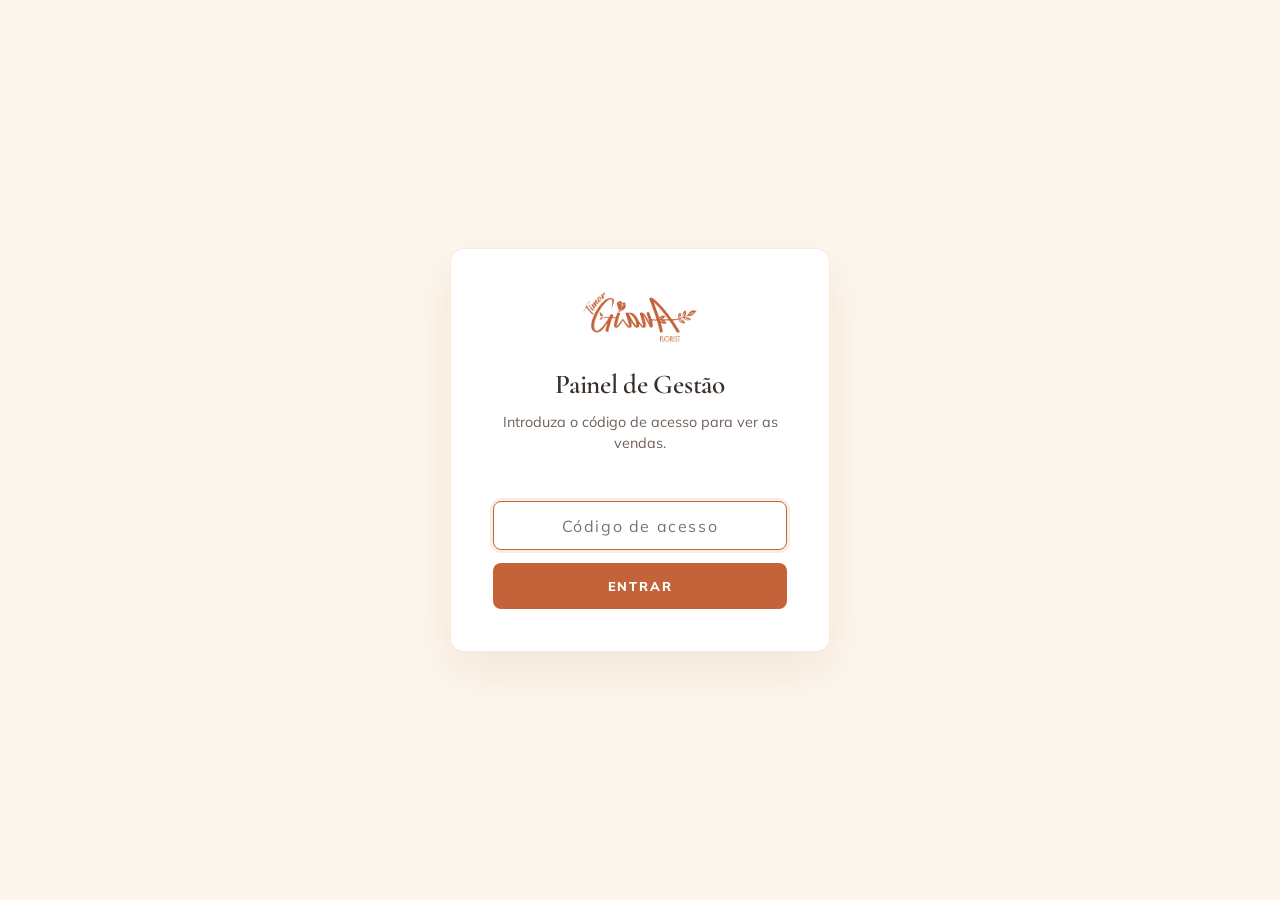
<file: painel.html>
<!DOCTYPE html>
<!-- TIMORGIANA — FLORIST · Painel de gestão (dashboard privado)
     Lê os dados da Folha Google via Apps Script (JSONP). Protegido por chave.
     Não indexado. Abra em: .../timorgiana-florist/painel.html -->
<html lang="pt">
<head>
  <meta charset="UTF-8">
  <meta name="viewport" content="width=device-width, initial-scale=1.0">
  <title>Painel de Gestão · Timorgiana Florist</title>
  <meta name="robots" content="noindex, nofollow">
  <meta name="theme-color" content="#3A302A">
  <link rel="icon" type="image/png" href="assets/favicon.png">
  <link rel="preconnect" href="https://fonts.googleapis.com">
  <link rel="preconnect" href="https://fonts.gstatic.com" crossorigin>
  <link href="https://fonts.googleapis.com/css2?family=Cormorant+Garamond:ital,wght@0,500;0,600;1,500&family=Mulish:wght@400;600;700;800&display=swap" rel="stylesheet">
  <style>
    :root{
      --coral:#F9AC80; --coral-veu:#FBEFE6; --terracota:#C4633A; --terracota-esc:#A24E2C;
      --creme:#FFF4D1; --marfim:#FFFBF3; --marfim-q:#FDF6EC; --branco:#fff;
      --dourado:#C9A86A; --sage:#8A9A7B; --sage-esc:#5F6E50; --vermelho:#C0492F;
      --tinta:#3A302A; --tinta-suave:#6E6058; --tinta-tenue:#9A8C82; --linha:#EEE2D4;
      --serif:"Cormorant Garamond",Georgia,serif; --sans:"Mulish",-apple-system,"Segoe UI",Roboto,sans-serif;
      --raio:14px; --raio-sm:8px; --sombra:0 18px 44px rgba(150,95,60,.10);
      --hair:1px solid rgba(196,99,58,.14);
    }
    *{box-sizing:border-box}
    [hidden]{display:none !important}   /* garante que 'hidden' esconde mesmo (.gate usa display:grid) */
    body{margin:0;font-family:var(--sans);color:var(--tinta);background:var(--marfim-q);line-height:1.5;-webkit-font-smoothing:antialiased}
    h1,h2,h3{font-family:var(--serif);font-weight:600;margin:0;letter-spacing:-.01em}
    a{color:var(--terracota)}
    .container{width:min(100% - 2.4rem,1180px);margin-inline:auto}

    /* Cabeçalho */
    .topo{background:linear-gradient(120deg,#3A302A,#2A221D);color:#fff;padding:1.2rem 0}
    .topo__in{display:flex;align-items:center;justify-content:space-between;gap:1rem;flex-wrap:wrap}
    .marca{display:flex;align-items:center;gap:.8rem}
    .marca img{height:40px;width:auto}
    .marca__t{font-family:var(--serif);font-size:1.35rem;color:var(--creme);line-height:1}
    .marca__s{font-family:var(--sans);font-size:.62rem;letter-spacing:.28em;text-transform:uppercase;color:var(--coral)}
    .topo__acoes{display:flex;gap:.5rem;align-items:center}
    .btnp{font-family:var(--sans);font-size:.72rem;font-weight:700;letter-spacing:.12em;text-transform:uppercase;
      border:1px solid rgba(255,255,255,.3);background:rgba(255,255,255,.08);color:#fff;border-radius:100px;
      padding:.55rem 1.1rem;cursor:pointer;transition:.25s}
    .btnp:hover{background:var(--coral);border-color:var(--coral);color:var(--tinta)}
    .btnp--primario{background:var(--coral);border-color:var(--coral);color:var(--tinta)}

    main{padding:clamp(1.5rem,4vw,3rem) 0}
    .eyebrow{font-size:.66rem;font-weight:800;letter-spacing:.28em;text-transform:uppercase;color:var(--terracota);margin:0 0 .9rem}

    /* KPIs */
    .kpis{display:grid;grid-template-columns:repeat(4,1fr);gap:clamp(.7rem,1.6vw,1.2rem);margin-bottom:1.4rem}
    .kpi{background:var(--branco);border:var(--hair);border-radius:var(--raio);padding:1.3rem 1.4rem;box-shadow:var(--sombra)}
    .kpi__lbl{font-size:.64rem;font-weight:800;letter-spacing:.16em;text-transform:uppercase;color:var(--tinta-tenue)}
    .kpi__val{font-family:var(--serif);font-size:clamp(1.9rem,3.4vw,2.7rem);color:var(--terracota);line-height:1.05;margin-top:.35rem;font-variant-numeric:tabular-nums}
    .kpi--escuro{background:linear-gradient(150deg,var(--coral-veu),#fff)}

    .grelha2{display:grid;grid-template-columns:1.4fr 1fr;gap:clamp(.9rem,2vw,1.4rem);margin-bottom:1.4rem}
    .cartao{background:var(--branco);border:var(--hair);border-radius:var(--raio);padding:1.4rem 1.5rem;box-shadow:var(--sombra)}
    .cartao h2{font-size:1.4rem;margin-bottom:1rem}

    /* Gráfico de barras (14 dias) */
    .barras{display:flex;align-items:flex-end;gap:.4rem;height:170px;padding-top:.5rem}
    .barra{flex:1;display:flex;flex-direction:column;align-items:center;gap:.4rem;height:100%;justify-content:flex-end;min-width:0}
    .barra__b{width:100%;max-width:26px;background:linear-gradient(var(--coral),var(--terracota));border-radius:4px 4px 0 0;transition:height .5s ease;min-height:2px}
    .barra__d{font-size:.56rem;color:var(--tinta-tenue);white-space:nowrap}
    .barra__v{font-size:.56rem;color:var(--terracota);font-weight:700}

    /* Barras por categoria */
    .catlinha{display:grid;grid-template-columns:1fr auto;gap:.3rem;margin-bottom:.9rem}
    .catlinha__top{display:flex;justify-content:space-between;font-size:.82rem}
    .catlinha__nome{font-weight:700;color:var(--tinta)}
    .catlinha__val{color:var(--terracota);font-weight:700;font-variant-numeric:tabular-nums}
    .catbar{grid-column:1/-1;height:8px;background:var(--coral-veu);border-radius:100px;overflow:hidden}
    .catbar__f{height:100%;background:linear-gradient(90deg,var(--coral),var(--terracota));border-radius:100px}

    /* Tabelas */
    table{width:100%;border-collapse:collapse;font-size:.86rem}
    th{text-align:left;font-size:.6rem;font-weight:800;letter-spacing:.14em;text-transform:uppercase;color:var(--tinta-tenue);
       padding:.5rem .6rem;border-bottom:2px solid var(--linha)}
    td{padding:.7rem .6rem;border-bottom:1px solid var(--linha);vertical-align:top}
    td.num,th.num{text-align:right;font-variant-numeric:tabular-nums}
    .pill{display:inline-block;font-size:.6rem;font-weight:800;letter-spacing:.06em;text-transform:uppercase;
      padding:.2rem .55rem;border-radius:100px}
    .pill--ok{background:#E7F0E4;color:var(--sage-esc)}
    .pill--baixo{background:#FBE4DC;color:var(--vermelho)}
    .vazio{color:var(--tinta-tenue);font-style:italic;padding:1.2rem 0;text-align:center}

    /* Login gate */
    .gate{position:fixed;inset:0;display:grid;place-items:center;background:var(--marfim-q);padding:1.5rem;z-index:50}
    .gate__cx{background:var(--branco);border:var(--hair);border-radius:var(--raio);box-shadow:var(--sombra);
      padding:clamp(1.8rem,4vw,2.6rem);max-width:380px;width:100%;text-align:center}
    .gate__cx img{height:52px;margin-bottom:1rem}
    .gate h1{font-size:1.7rem;color:var(--tinta)}
    .gate p{color:var(--tinta-suave);font-size:.9rem;margin:.4rem 0 1.3rem}
    .gate input{width:100%;font-family:var(--sans);font-size:1rem;text-align:center;letter-spacing:.1em;
      padding:.85rem 1rem;border:1px solid var(--linha);border-radius:var(--raio-sm);margin-bottom:.8rem}
    .gate input:focus{outline:none;border-color:var(--terracota);box-shadow:0 0 0 3px rgba(196,99,58,.12)}
    .gate button{width:100%;font-family:var(--sans);font-weight:800;letter-spacing:.14em;text-transform:uppercase;font-size:.8rem;
      background:var(--terracota);color:#fff;border:none;border-radius:var(--raio-sm);padding:.95rem;cursor:pointer;transition:.25s}
    .gate button:hover{background:var(--terracota-esc)}
    .gate__erro{color:var(--vermelho);font-size:.82rem;min-height:1.2em;margin-bottom:.6rem}
    .estado{color:var(--tinta-tenue);font-size:.8rem;text-align:center;padding:2rem 0}

    @media(max-width:820px){.kpis{grid-template-columns:1fr 1fr}.grelha2{grid-template-columns:1fr}}
    @media(max-width:480px){.barra__d{display:none}}
  </style>
</head>
<body>

  <!-- Porta de entrada (chave) -->
  <div class="gate" id="gate" hidden>
    <div class="gate__cx">
      <img src="assets/logo-coral.png" alt="Timorgiana Florist">
      <h1>Painel de Gestão</h1>
      <p>Introduza o código de acesso para ver as vendas.</p>
      <div class="gate__erro" id="gate-erro"></div>
      <input type="password" id="gate-chave" placeholder="Código de acesso" autocomplete="current-password" inputmode="text">
      <button id="gate-btn">Entrar</button>
    </div>
  </div>

  <!-- Painel -->
  <div id="painel" hidden>
    <header class="topo">
      <div class="container topo__in">
        <div class="marca">
          <img src="assets/logo-creme.png" alt="">
          <div><div class="marca__t">Timorgiana</div><div class="marca__s">Painel de Gestão</div></div>
        </div>
        <div class="topo__acoes">
          <button class="btnp" id="btn-atualizar">↻ Atualizar</button>
          <button class="btnp" id="btn-sair">Sair</button>
        </div>
      </div>
    </header>

    <main class="container">
      <div id="estado" class="estado">A carregar…</div>

      <div id="conteudo" hidden>
        <p class="eyebrow" id="atualizado">—</p>

        <section class="kpis" id="kpis"></section>

        <div class="grelha2">
          <div class="cartao">
            <h2>Receita — últimos 14 dias</h2>
            <div class="barras" id="grafico"></div>
          </div>
          <div class="cartao">
            <h2>Vendas por categoria</h2>
            <div id="categorias"></div>
          </div>
        </div>

        <div class="grelha2">
          <div class="cartao">
            <h2>Encomendas recentes</h2>
            <div style="overflow-x:auto"><table id="recentes"></table></div>
          </div>
          <div class="cartao">
            <h2>Stock</h2>
            <div style="overflow-x:auto"><table id="stock"></table></div>
          </div>
        </div>
      </div>
    </main>
  </div>

  <script>
    /* ==== CONFIG ==== */
    var PAINEL_URL = "https://script.google.com/macros/s/AKfycbxuf67JQzWauS4_1GoL7rpr6hZHXNnU7_4Tw_zSR2FdHcs0juts6LPD_Jmpoa5sM7alkw/exec";
    var CHAVE_STORE = "tg_painel_chave";

    var CAT_NOME = { bouquet:"Ramos & Bouquets", vaso:"Arranjos em vaso", hastes:"Hastes avulsas",
      casamentos:"Casamentos", funebre:"Fúnebre", outro:"Outro" };
    var $ = function(id){ return document.getElementById(id); };
    var moeda = "$";
    var fmt = function(n){ return moeda + (Number(n)||0).toFixed(2); };
    var esc = function(s){ return String(s==null?"":s).replace(/[&<>"]/g,function(c){return {"&":"&amp;","<":"&lt;",">":"&gt;",'"':"&quot;"}[c];}); };

    /* ==== JSONP ==== */
    var jsonpN = 0, jsonpTimer = null;
    function pedir(chave, ok, erro){
      var cbNome = "__tgcb" + (++jsonpN);
      var s = document.createElement("script");
      jsonpTimer = setTimeout(function(){ limpar(); erro("timeout"); }, 12000);
      function limpar(){ clearTimeout(jsonpTimer); delete window[cbNome]; if(s.parentNode) s.parentNode.removeChild(s); }
      window[cbNome] = function(res){ limpar(); ok(res); };
      s.onerror = function(){ limpar(); erro("rede"); };
      s.src = PAINEL_URL + "?callback=" + cbNome + "&k=" + encodeURIComponent(chave) + "&t=" + Date.now();
      document.body.appendChild(s);
    }

    /* ==== Fluxo ==== */
    function iniciar(){
      var chave = localStorage.getItem(CHAVE_STORE);
      if(!chave){ mostrarGate(); return; }
      mostrarPainel(); carregar(chave);
    }
    function mostrarGate(msg){
      $("painel").hidden = true; $("gate").hidden = false;
      $("gate-erro").textContent = msg || "";
      $("gate-chave").focus();
    }
    function mostrarPainel(){ $("gate").hidden = true; $("painel").hidden = false; }

    function carregar(chave){
      $("estado").hidden = false; $("estado").textContent = "A carregar…"; $("conteudo").hidden = true;
      pedir(chave, function(res){
        if(!res || !res.ok){
          localStorage.removeItem(CHAVE_STORE);
          mostrarGate("Código incorreto. Tente novamente.");
          return;
        }
        localStorage.setItem(CHAVE_STORE, chave);
        render(res.dados);
      }, function(tipo){
        $("estado").hidden = false;
        $("estado").textContent = tipo === "timeout"
          ? "Sem resposta do painel. Confirme que publicou a versão nova do script."
          : "Não foi possível ligar. Verifique a ligação à internet.";
      });
    }

    function render(d){
      moeda = d.moeda || "$";
      $("estado").hidden = true; $("conteudo").hidden = false;
      $("atualizado").textContent = "Atualizado agora · " + new Date().toLocaleString("pt-PT");

      /* KPIs */
      $("kpis").innerHTML = [
        card("Receita total", fmt(d.receita_total), true),
        card("Receita este mês", fmt(d.receita_mes)),
        card("Encomendas", d.n_encomendas),
        card("Unidades vendidas", d.unidades)
      ].join("");

      /* Gráfico 14 dias */
      var dias = d.por_dia || [];
      var max = Math.max.apply(null, dias.map(function(x){return x.receita;}).concat([1]));
      $("grafico").innerHTML = dias.map(function(x){
        var h = Math.round((x.receita/max)*100);
        var dd = x.dia.slice(8) + "/" + x.dia.slice(5,7);
        return '<div class="barra" title="'+dd+': '+fmt(x.receita)+'">'
          + '<span class="barra__v">'+(x.receita?Math.round(x.receita):"")+'</span>'
          + '<div class="barra__b" style="height:'+Math.max(h,x.receita?4:0)+'%"></div>'
          + '<span class="barra__d">'+dd+'</span></div>';
      }).join("");

      /* Categorias */
      var cats = (d.por_categoria||[]).slice().sort(function(a,b){return b.receita-a.receita;});
      var maxc = Math.max.apply(null, cats.map(function(c){return c.receita;}).concat([1]));
      $("categorias").innerHTML = cats.length ? cats.map(function(c){
        return '<div class="catlinha"><div class="catlinha__top">'
          + '<span class="catlinha__nome">'+esc(CAT_NOME[c.categoria]||c.categoria)+'</span>'
          + '<span class="catlinha__val">'+fmt(c.receita)+' · '+c.unidades+' un.</span></div>'
          + '<div class="catbar"><div class="catbar__f" style="width:'+Math.round((c.receita/maxc)*100)+'%"></div></div></div>';
      }).join("") : '<p class="vazio">Sem vendas ainda.</p>';

      /* Recentes */
      var rec = d.recentes||[];
      $("recentes").innerHTML = '<tr><th>Data</th><th>Cliente</th><th>Itens</th><th class="num">Total</th></tr>'
        + (rec.length ? rec.map(function(r){
            return '<tr><td>'+esc(r.data)+'</td><td>'+esc(r.cliente||"—")+'</td><td>'+esc(r.resumo||"")+'</td><td class="num">'+fmt(r.subtotal)+'</td></tr>';
          }).join("") : '<tr><td colspan="4" class="vazio">Sem encomendas ainda.</td></tr>');

      /* Stock */
      var st = d.stock||[];
      $("stock").innerHTML = '<tr><th>Produto</th><th class="num">Vendido</th><th class="num">Disponível</th></tr>'
        + (st.length ? st.map(function(s){
            var disp = s.disponivel, baixo = (disp !== "" && Number(disp) <= 5);
            var pill = disp==="" ? '' : '<span class="pill '+(baixo?"pill--baixo":"pill--ok")+'">'+disp+'</span>';
            return '<tr><td>'+esc(s.produto)+'</td><td class="num">'+(s.vendido||0)+'</td><td class="num">'+(pill||"—")+'</td></tr>';
          }).join("") : '<tr><td colspan="3" class="vazio">Defina o stock inicial na folha.</td></tr>');
    }
    function card(lbl,val,destaque){
      return '<div class="kpi'+(destaque?" kpi--escuro":"")+'"><div class="kpi__lbl">'+lbl+'</div><div class="kpi__val">'+val+'</div></div>';
    }

    /* Eventos */
    $("gate-btn").addEventListener("click", function(){
      var v = $("gate-chave").value.trim(); if(!v) return;
      localStorage.setItem(CHAVE_STORE, v); mostrarPainel(); carregar(v);
    });
    $("gate-chave").addEventListener("keydown", function(e){ if(e.key==="Enter") $("gate-btn").click(); });
    $("btn-atualizar").addEventListener("click", function(){ carregar(localStorage.getItem(CHAVE_STORE)); });
    $("btn-sair").addEventListener("click", function(){ localStorage.removeItem(CHAVE_STORE); mostrarGate(); });

    iniciar();
  </script>
</body>
</html>
</file>
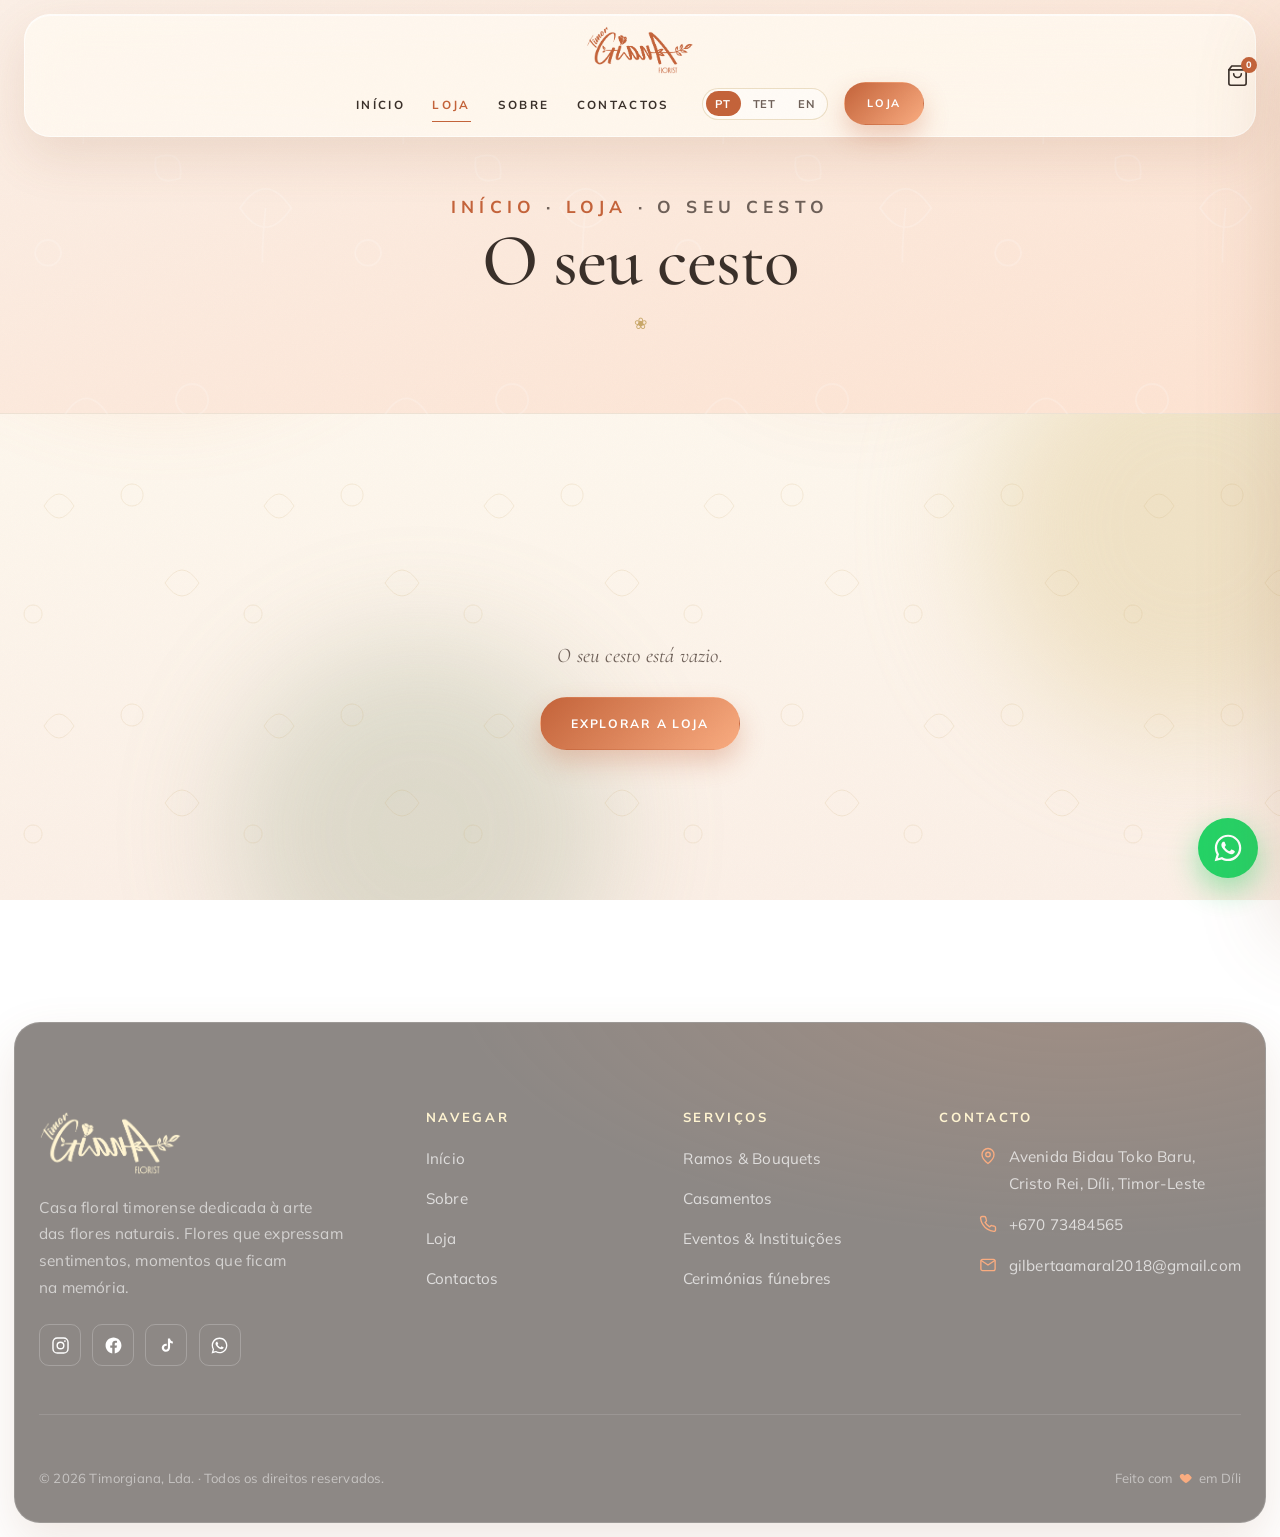
<file: paginas/cesto.html>
<!DOCTYPE html>
<!-- TIMORGIANA — FLORIST · Cesto — conteúdo gerado por loja.js -->
<html lang="pt">
<head>
  <meta charset="UTF-8">
  <meta name="viewport" content="width=device-width, initial-scale=1.0">
  <title>Cesto · Timorgiana Florist</title>
  <meta name="description" content="O seu cesto — Timorgiana Florist. Finalize a encomenda pelo WhatsApp.">
  <meta name="theme-color" content="#F9AC80">
  <meta name="robots" content="noindex">
  <link rel="icon" type="image/png" href="../assets/favicon.png">
  <link rel="preconnect" href="https://fonts.googleapis.com">
  <link rel="preconnect" href="https://fonts.gstatic.com" crossorigin>
  <link href="https://fonts.googleapis.com/css2?family=Cormorant+Garamond:ital,wght@0,400;0,500;0,600;1,400;1,500&family=Mulish:wght@300;400;500;600;700;800&family=Pinyon+Script&display=swap" rel="stylesheet">
  <link rel="stylesheet" href="../css/estilos.css">
</head>

<body data-pagina="cesto" data-base="../">

  <main id="conteudo">
    <section class="pagina-hero">
      <div class="container pagina-hero__interior">
        <p class="migalhas"><a href="../index.html" data-i18n="nav_inicio">Início</a> · <a href="loja.html" data-i18n="nav_loja">Loja</a> · <span data-i18n="cestop_titulo">O seu cesto</span></p>
        <h1 data-i18n="cestop_titulo">O seu cesto</h1>
      </div>
    </section>

    <section class="seccao">
      <div class="container">
        <div id="cesto-conteudo" aria-live="polite"></div>
      </div>
    </section>
  </main>

  <script src="../js/i18n.js"></script>
  <script src="../js/products.js"></script>
  <script src="../js/componentes.js"></script>
  <script src="../js/cart.js"></script>
  <script src="../js/loja.js"></script>
  <script src="../js/recibo.js"></script>
  <script src="../js/main.js"></script>
</body>
</html>
</file>
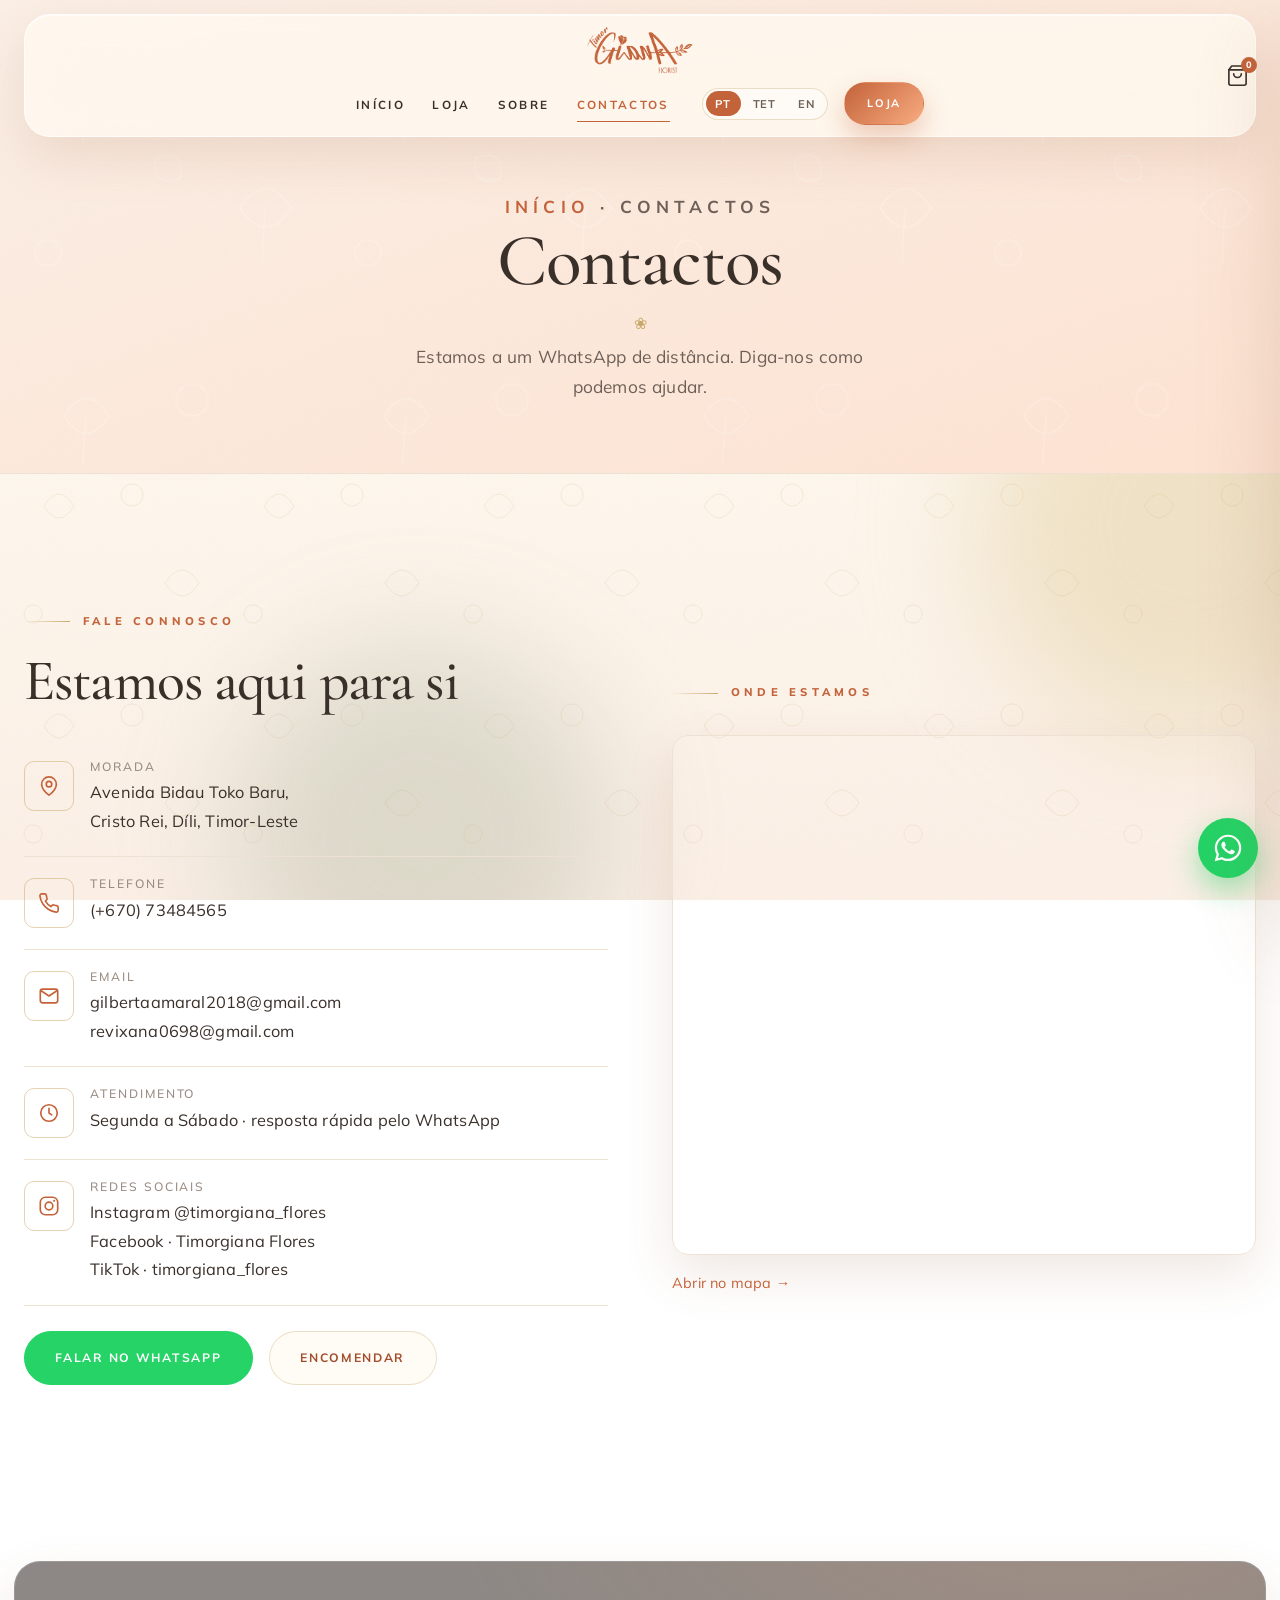
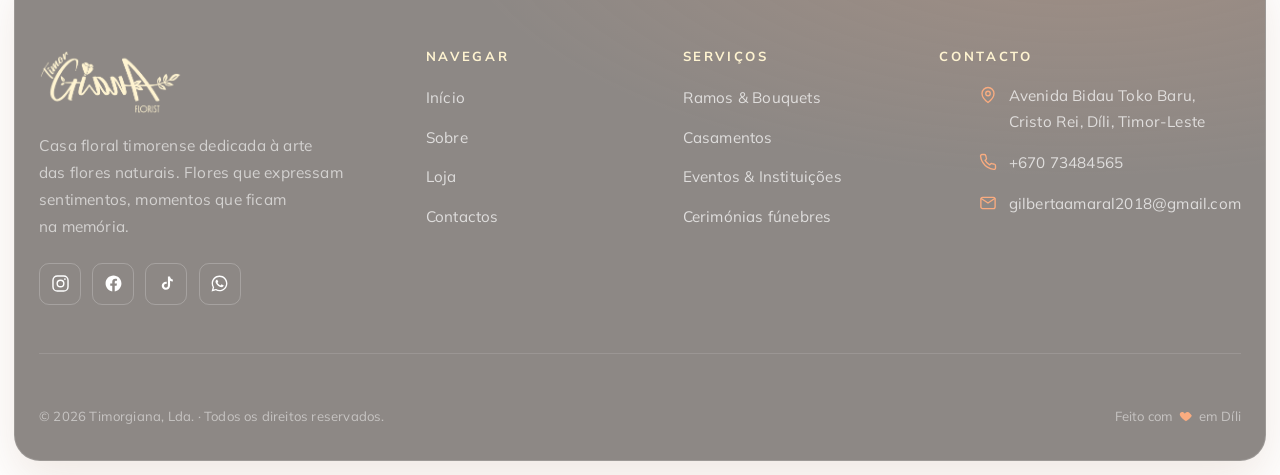
<file: paginas/contactos.html>
<!DOCTYPE html>
<!-- TIMORGIANA — FLORIST · Contactos -->
<html lang="pt">
<head>
  <meta charset="UTF-8">
  <meta name="viewport" content="width=device-width, initial-scale=1.0">
  <title>Contactos · Timorgiana Florist</title>
  <meta name="description" content="Contacte a Timorgiana — Avenida Bidau Toko Baru, Cristo Rei, Díli. Telefone (+670) 73484565, WhatsApp, Instagram, Facebook e TikTok.">
  <meta name="theme-color" content="#F9AC80">
  <link rel="canonical" href="https://simaon753-dot.github.io/timorgiana-florist/paginas/contactos.html">
  <meta property="og:site_name" content="Timorgiana Florist">
  <meta property="og:title" content="Contactos · Timorgiana Florist">
  <meta property="og:description" content="Contacte a Timorgiana — Avenida Bidau Toko Baru, Cristo Rei, Díli. Telefone (+670) 73484565, WhatsApp, Instagram, Facebook e TikTok.">
  <meta property="og:type" content="website">
  <meta property="og:url" content="https://simaon753-dot.github.io/timorgiana-florist/paginas/contactos.html">
  <meta property="og:image" content="https://simaon753-dot.github.io/timorgiana-florist/assets/galeria/casamentos/cas-06.jpg">
  <meta property="og:locale" content="pt_PT">
  <meta name="twitter:card" content="summary_large_image">
  <link rel="icon" type="image/png" href="../assets/favicon.png">
  <link rel="preconnect" href="https://fonts.googleapis.com">
  <link rel="preconnect" href="https://fonts.gstatic.com" crossorigin>
  <link href="https://fonts.googleapis.com/css2?family=Cormorant+Garamond:ital,wght@0,400;0,500;0,600;1,400;1,500&family=Mulish:wght@300;400;500;600;700;800&family=Pinyon+Script&display=swap" rel="stylesheet">
  <link rel="stylesheet" href="../css/estilos.css">
</head>

<body data-pagina="contactos" data-base="../">

  <main id="conteudo">

    <section class="pagina-hero">
      <div class="container pagina-hero__interior">
        <p class="migalhas"><a href="../index.html" data-i18n="nav_inicio">Início</a> · <span data-i18n="nav_contactos">Contactos</span></p>
        <h1 data-i18n="contp_titulo">Contactos</h1>
        <p data-i18n="contp_sub">Estamos a um WhatsApp de distância. Diga-nos como podemos ajudar.</p>
      </div>
    </section>

    <section class="seccao">
      <div class="container">
        <div class="duas-colunas">

          <!-- Dados de contacto -->
          <div class="duas-colunas__texto revelar">
            <span class="eyebrow" data-i18n="cont_intro_eb">Fale connosco</span>
            <h2 data-i18n="cont_intro_t">Estamos aqui para si</h2>

            <div class="contacto-item">
              <div class="contacto-item__icone"><svg viewBox="0 0 24 24" fill="none" stroke="currentColor" stroke-width="1.8" stroke-linecap="round" stroke-linejoin="round"><path d="M20 10c0 6-8 12-8 12s-8-6-8-12a8 8 0 0 1 16 0Z"/><circle cx="12" cy="10" r="3"/></svg></div>
              <div><h4 data-i18n="c_morada">Morada</h4><p>Avenida Bidau Toko Baru,<br>Cristo Rei, Díli, Timor-Leste</p></div>
            </div>

            <div class="contacto-item">
              <div class="contacto-item__icone"><svg viewBox="0 0 24 24" fill="none" stroke="currentColor" stroke-width="1.8" stroke-linecap="round" stroke-linejoin="round"><path d="M22 16.9v3a2 2 0 0 1-2.2 2 19.8 19.8 0 0 1-8.6-3.1 19.5 19.5 0 0 1-6-6 19.8 19.8 0 0 1-3.1-8.6A2 2 0 0 1 4.1 2h3a2 2 0 0 1 2 1.7c.1 1 .4 1.9.7 2.8a2 2 0 0 1-.4 2.1L8.1 9.9a16 16 0 0 0 6 6l1.3-1.3a2 2 0 0 1 2.1-.4c.9.3 1.8.6 2.8.7a2 2 0 0 1 1.7 2Z"/></svg></div>
              <div><h4 data-i18n="c_telefone">Telefone</h4><p><a href="tel:+67073484565">(+670) 73484565</a></p></div>
            </div>

            <div class="contacto-item">
              <div class="contacto-item__icone"><svg viewBox="0 0 24 24" fill="none" stroke="currentColor" stroke-width="1.8" stroke-linecap="round" stroke-linejoin="round"><rect x="2.5" y="4.5" width="19" height="15" rx="2.5"/><path d="m3 6 9 6 9-6"/></svg></div>
              <div><h4 data-i18n="c_email">Email</h4><p><a href="mailto:gilbertaamaral2018@gmail.com">gilbertaamaral2018@gmail.com</a><br><a href="mailto:revixana0698@gmail.com">revixana0698@gmail.com</a></p></div>
            </div>

            <div class="contacto-item">
              <div class="contacto-item__icone"><svg viewBox="0 0 24 24" fill="none" stroke="currentColor" stroke-width="1.8" stroke-linecap="round" stroke-linejoin="round"><circle cx="12" cy="12" r="9"/><path d="M12 7v5l3 2"/></svg></div>
              <div><h4 data-i18n="c_horario">Atendimento</h4><p data-i18n="c_horario_v">Segunda a Sábado · resposta rápida pelo WhatsApp</p></div>
            </div>

            <div class="contacto-item">
              <div class="contacto-item__icone"><svg viewBox="0 0 24 24" fill="none" stroke="currentColor" stroke-width="1.8"><rect x="2.5" y="2.5" width="19" height="19" rx="5.5"/><circle cx="12" cy="12" r="4.2"/><circle cx="17.6" cy="6.4" r="1.1" fill="currentColor" stroke="none"/></svg></div>
              <div>
                <h4 data-i18n="c_redes">Redes sociais</h4>
                <p>
                  <a href="https://www.instagram.com/timorgiana_flores" target="_blank" rel="noopener">Instagram @timorgiana_flores</a><br>
                  <a href="https://www.facebook.com/people/Timorgiana-Flores/" target="_blank" rel="noopener">Facebook · Timorgiana Flores</a><br>
                  <a href="https://www.tiktok.com/@timorgiana_flores" target="_blank" rel="noopener">TikTok · timorgiana_flores</a>
                </p>
              </div>
            </div>

            <div class="grupo-botoes" style="margin-top:1.6rem">
              <a class="btn btn--whatsapp" href="https://wa.me/67073484565" target="_blank" rel="noopener" data-i18n="btn_whatsapp">Falar no WhatsApp</a>
              <a class="btn btn--contorno" href="encomendar.html" data-i18n="btn_encomendar">Encomendar</a>
            </div>
          </div>

          <!-- Mapa -->
          <div class="duas-colunas__media revelar revelar--d2">
            <span class="eyebrow" data-i18n="c_mapa">Onde estamos</span>
            <div class="mapa-moldura" style="margin-top:.8rem;height:520px">
              <iframe
                title="Mapa — Timorgiana, Cristo Rei, Díli"
                src="https://www.openstreetmap.org/export/embed.html?bbox=125.595%2C-8.555%2C125.625%2C-8.535&amp;layer=mapnik&amp;marker=-8.545%2C125.610"
                loading="lazy" referrerpolicy="no-referrer-when-downgrade"></iframe>
            </div>
            <p class="texto-suave" style="margin-top:1rem;font-size:.9rem">
              <a href="https://www.openstreetmap.org/?mlat=-8.545&mlon=125.610#map=15/-8.545/125.610" target="_blank" rel="noopener">Abrir no mapa →</a>
            </p>
          </div>

        </div>
      </div>
    </section>

  </main>

  <script src="../js/i18n.js"></script>
  <script src="../js/products.js"></script>
  <script src="../js/componentes.js"></script>
  <script src="../js/cart.js"></script>
  <script src="../js/main.js"></script>
</body>
</html>
</file>
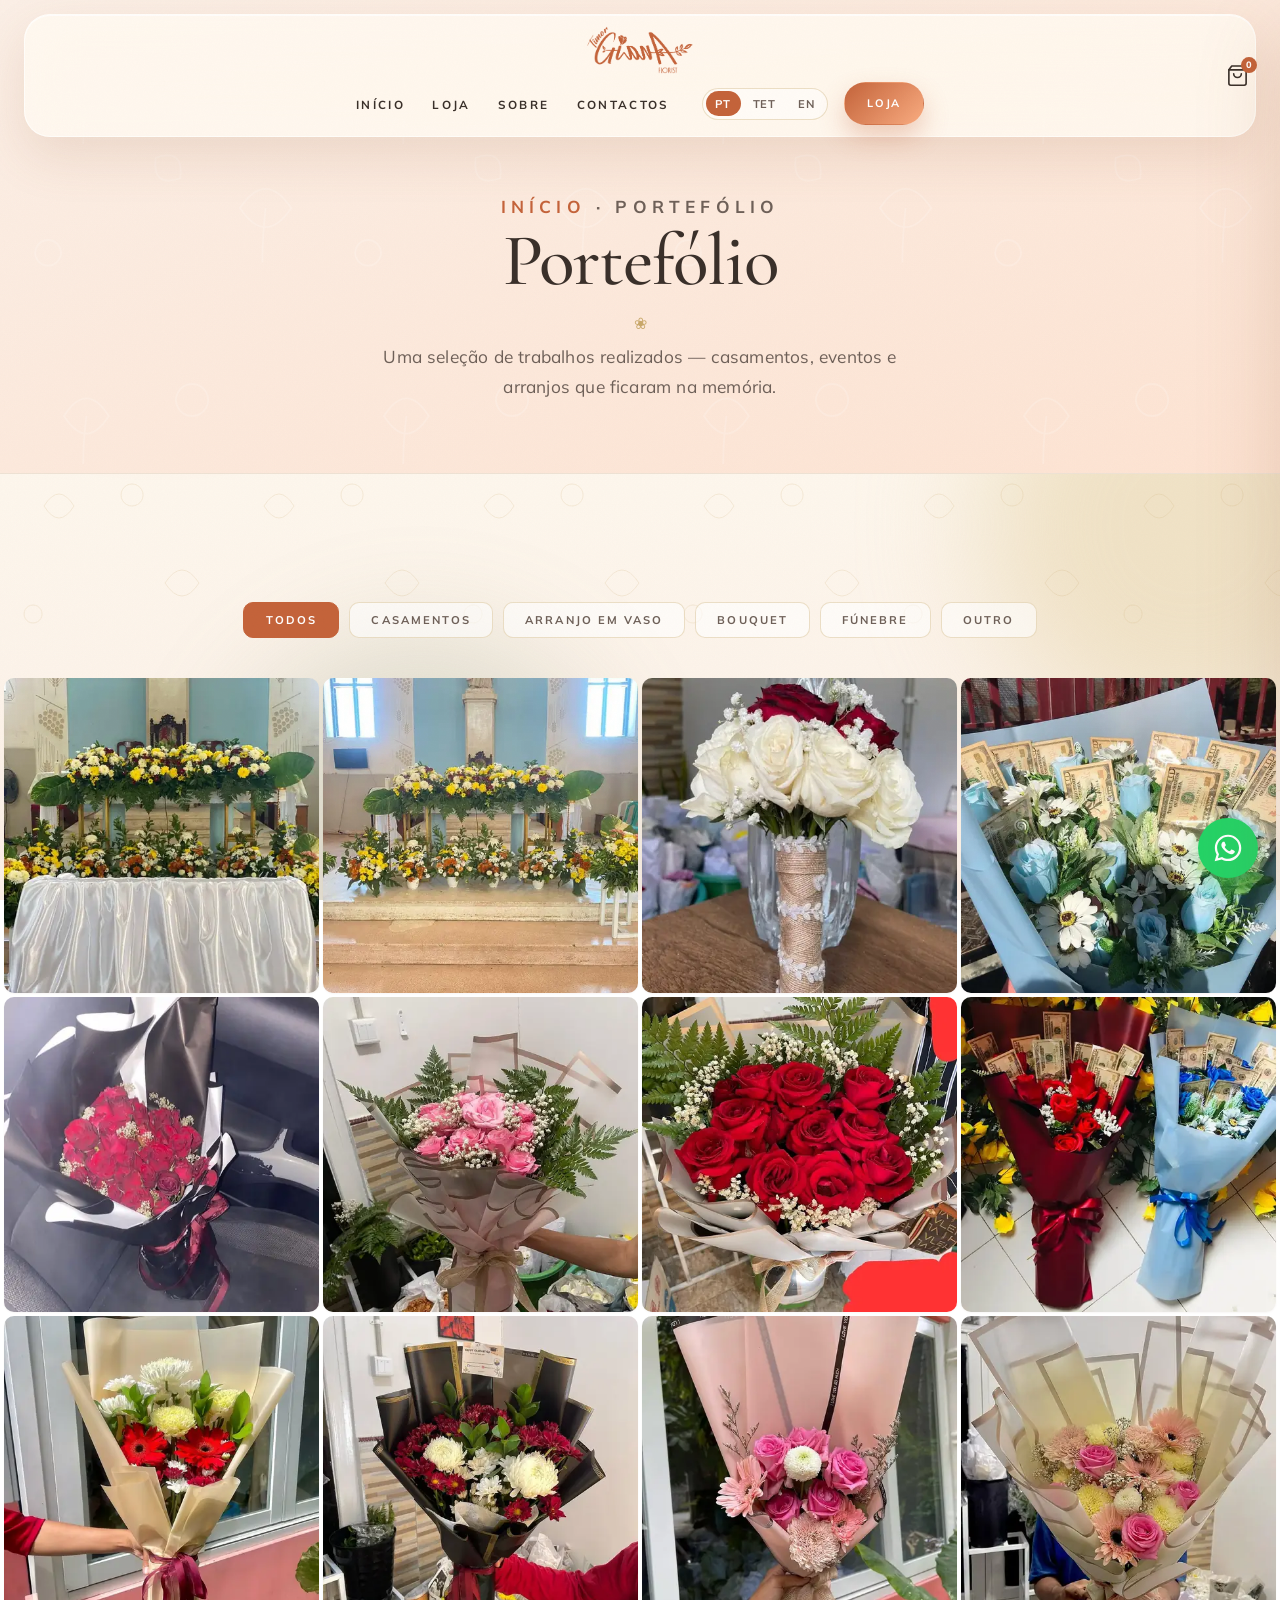
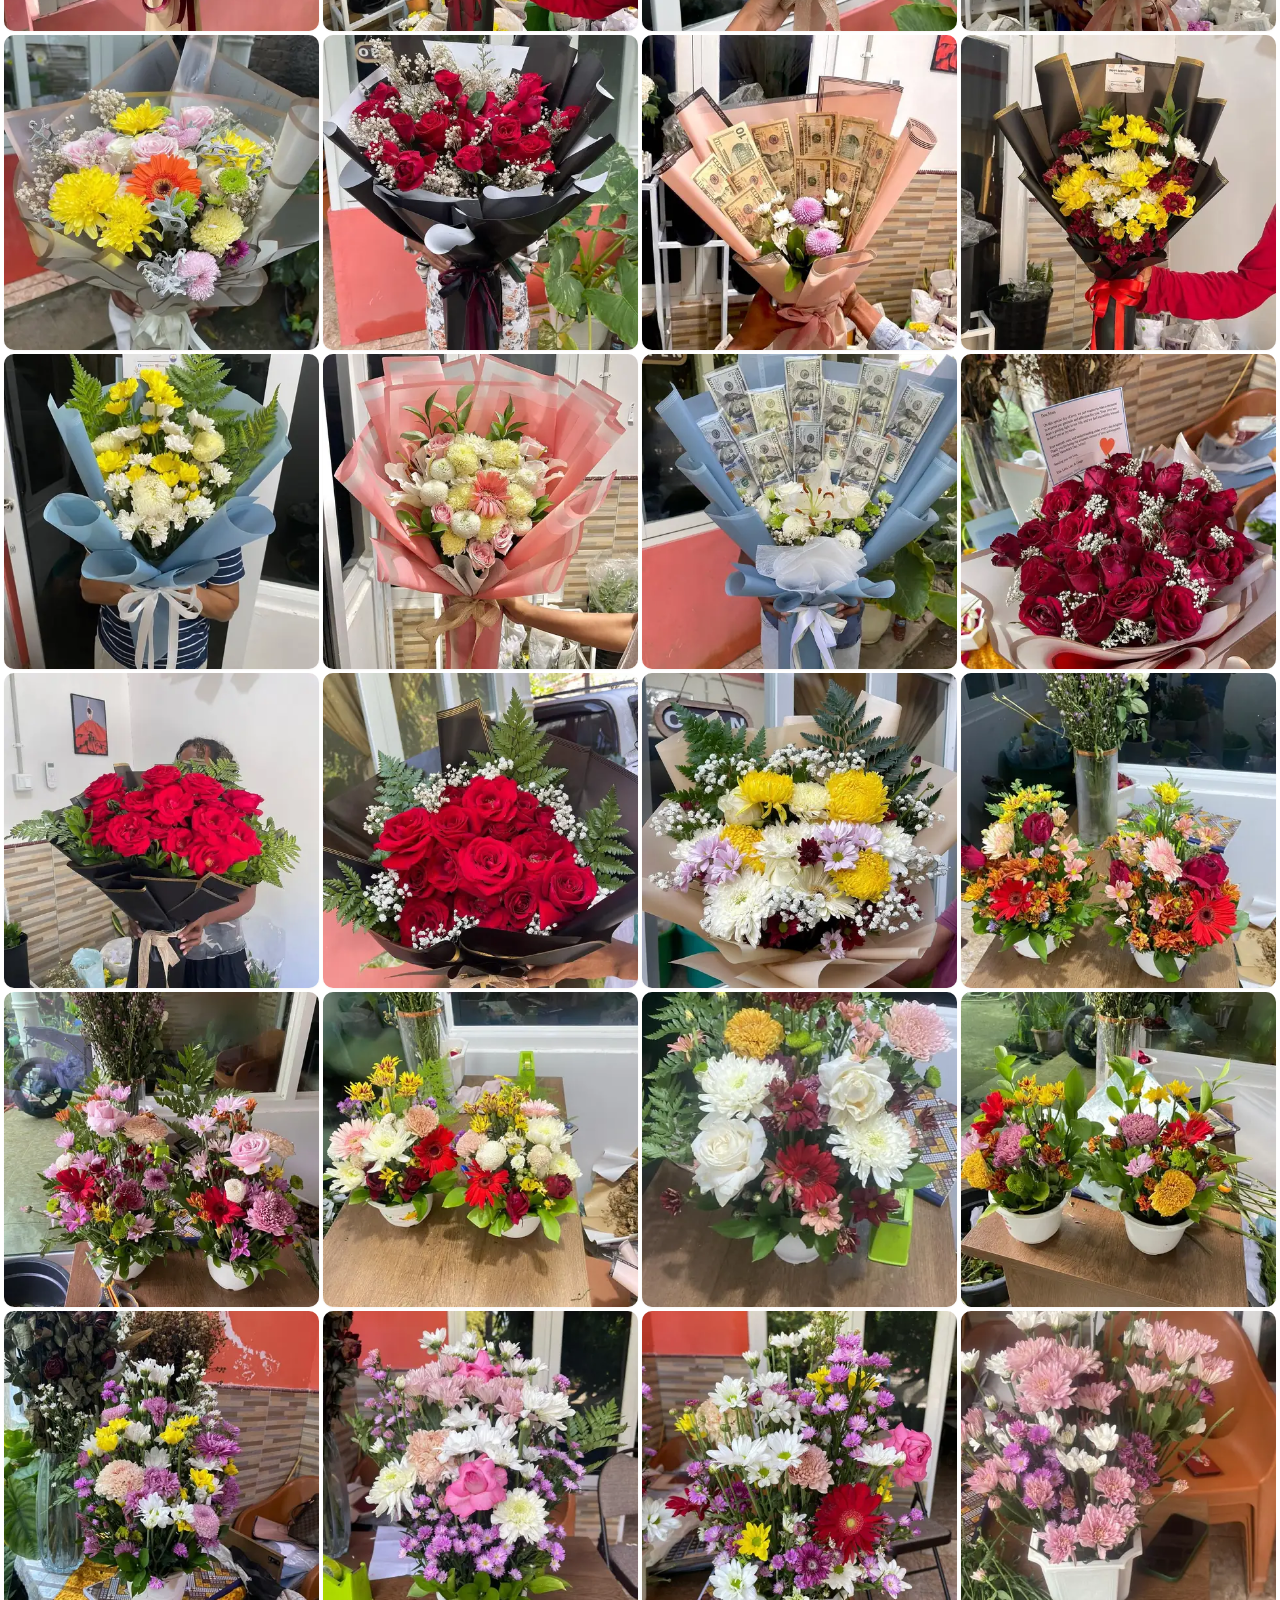
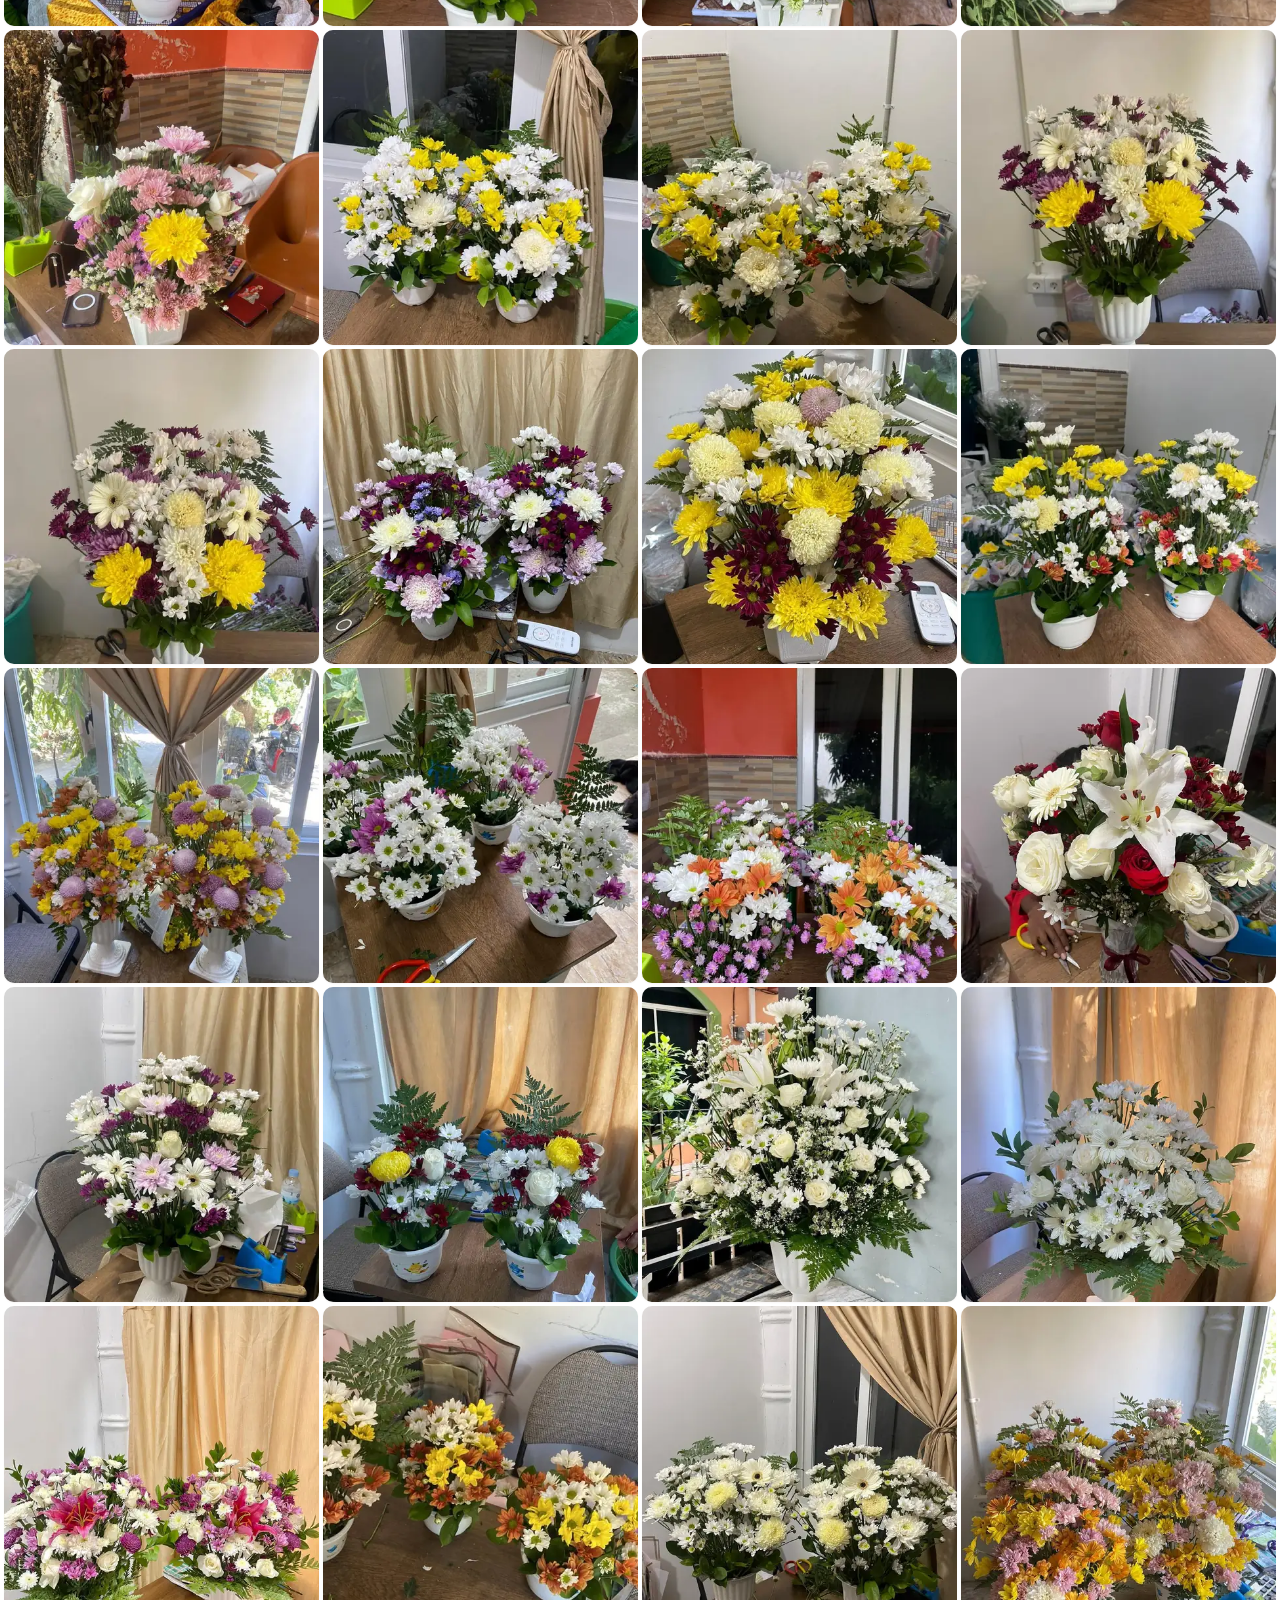
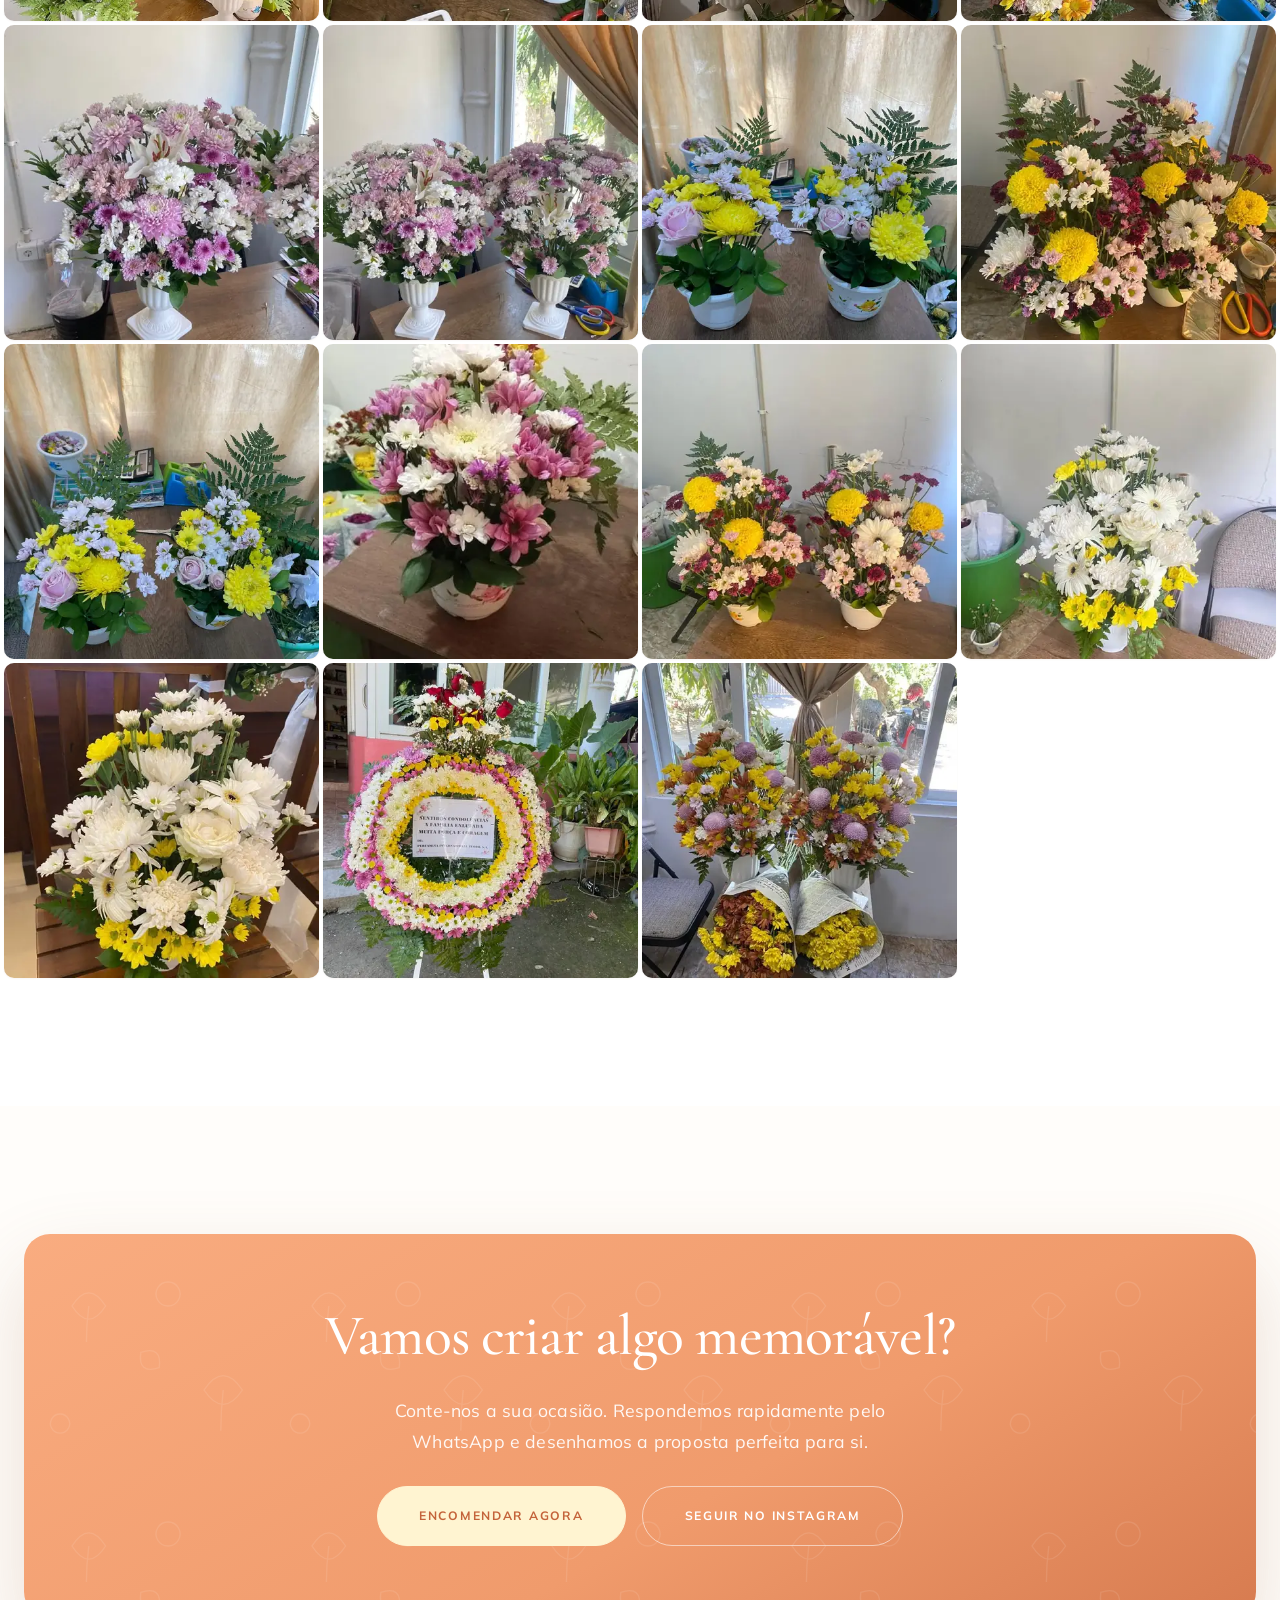
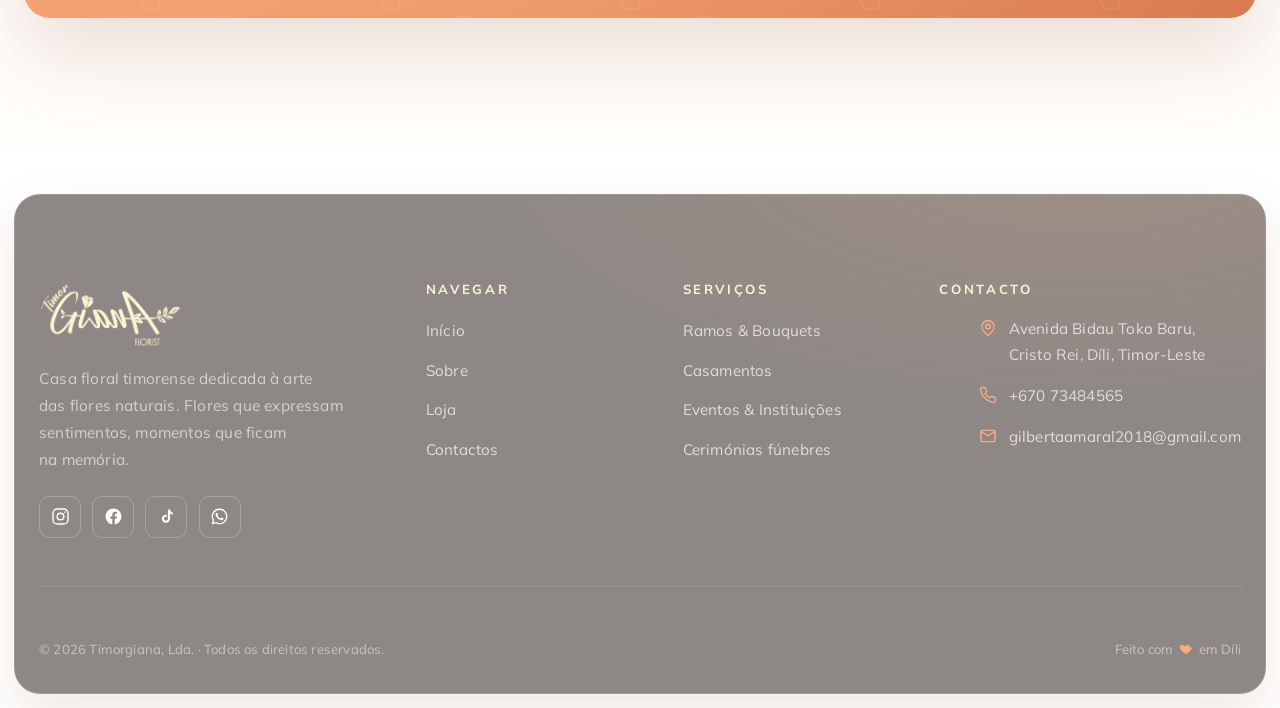
<file: paginas/galeria.html>
<!DOCTYPE html>
<!-- TIMORGIANA — FLORIST · Portefólio / Galeria
     -------------------------------------------------------------------------
     Cada item da galeria usa um substituto elegante (.foto). Para colocar as
     fotografias reais, troque <div class="foto foto--..."></div> por:
        <img src="../assets/galeria/nome.jpg" alt="Descrição">
     mantendo o atributo data-cat no .galeria__item para os filtros. -->
<html lang="pt">
<head>
  <meta charset="UTF-8">
  <meta name="viewport" content="width=device-width, initial-scale=1.0">
  <title>Portefólio · Timorgiana Florist</title>
  <meta name="description" content="Trabalhos realizados pela Timorgiana — casamentos, eventos corporativos, ramos e arranjos florais em Díli, Timor-Leste.">
  <meta name="theme-color" content="#F9AC80">
  <link rel="canonical" href="https://simaon753-dot.github.io/timorgiana-florist/paginas/galeria.html">
  <meta property="og:site_name" content="Timorgiana Florist">
  <meta property="og:title" content="Portefólio · Timorgiana Florist">
  <meta property="og:description" content="Trabalhos realizados pela Timorgiana — casamentos, eventos, bouquets e arranjos florais em Díli, Timor-Leste.">
  <meta property="og:type" content="website">
  <meta property="og:url" content="https://simaon753-dot.github.io/timorgiana-florist/paginas/galeria.html">
  <meta property="og:image" content="https://simaon753-dot.github.io/timorgiana-florist/assets/galeria/bouquet/bouquet-11.jpg">
  <meta property="og:locale" content="pt_PT">
  <meta name="twitter:card" content="summary_large_image">
  <link rel="icon" type="image/png" href="../assets/favicon.png">
  <link rel="preconnect" href="https://fonts.googleapis.com">
  <link rel="preconnect" href="https://fonts.gstatic.com" crossorigin>
  <link href="https://fonts.googleapis.com/css2?family=Cormorant+Garamond:ital,wght@0,400;0,500;0,600;1,400;1,500&family=Mulish:wght@300;400;500;600;700;800&family=Pinyon+Script&display=swap" rel="stylesheet">
  <link rel="stylesheet" href="../css/estilos.css">
</head>

<body data-pagina="galeria" data-base="../">

  <main id="conteudo">

    <section class="pagina-hero">
      <div class="container pagina-hero__interior">
        <p class="migalhas"><a href="../index.html" data-i18n="nav_inicio">Início</a> · <span data-i18n="nav_galeria">Portefólio</span></p>
        <h1 data-i18n="galp_titulo">Portefólio</h1>
        <p data-i18n="galp_sub">Uma seleção de trabalhos realizados — momentos que ficaram na memória.</p>
      </div>
    </section>

    <section class="seccao seccao--portefolio">

      <!-- Filtros (centrados, dentro do contentor) -->
      <div class="container">
        <div class="filtros revelar">
          <button class="filtro ativo" data-filtro="todos" data-i18n="filtro_todos">Todos</button>
          <button class="filtro" data-filtro="casamentos" data-i18n="filtro_casamentos">Casamentos</button>
          <button class="filtro" data-filtro="vaso" data-i18n="filtro_vaso">Arranjo em vaso</button>
          <button class="filtro" data-filtro="bouquet" data-i18n="filtro_bouquet">Bouquet</button>
          <button class="filtro" data-filtro="funebre" data-i18n="filtro_funebre">Fúnebre</button>
          <button class="filtro" data-filtro="outro" data-i18n="filtro_outro">Outro</button>
        </div>
      </div>

      <!-- Grelha full-width (bordo a bordo) — preenchida por js/galeria-dados.js.
           4 colunas no ecrã, 3 no telemóvel. -->
      <div class="galeria" id="galeria" aria-live="polite"></div>

      <div class="container">
        <p class="galeria-vazia" id="galeria-vazia" hidden data-i18n="galeria_vazia">Em breve, novos trabalhos nesta categoria.</p>
      </div>

    </section>

    <!-- CTA -->
    <section class="seccao seccao--veu">
      <div class="container">
        <div class="cta-faixa revelar">
          <h2 data-i18n="cta_titulo">Vamos criar algo memorável?</h2>
          <p data-i18n="cta_lead">Conte-nos a sua ocasião. Respondemos rapidamente pelo WhatsApp.</p>
          <div class="grupo-botoes">
            <a class="btn btn--claro btn--grande" href="encomendar.html" data-i18n="btn_encomendar_ag">Encomendar agora</a>
            <a class="btn btn--fantasma btn--grande" href="https://www.instagram.com/timorgiana_flores" target="_blank" rel="noopener" data-i18n="insta_btn">Seguir no Instagram</a>
          </div>
        </div>
      </div>
    </section>

  </main>

  <script src="../js/i18n.js"></script>
  <script src="../js/products.js"></script>
  <script src="../js/componentes.js"></script>
  <script src="../js/cart.js"></script>
  <script src="../js/galeria-dados.js"></script>
  <script src="../js/main.js"></script>
</body>
</html>
</file>
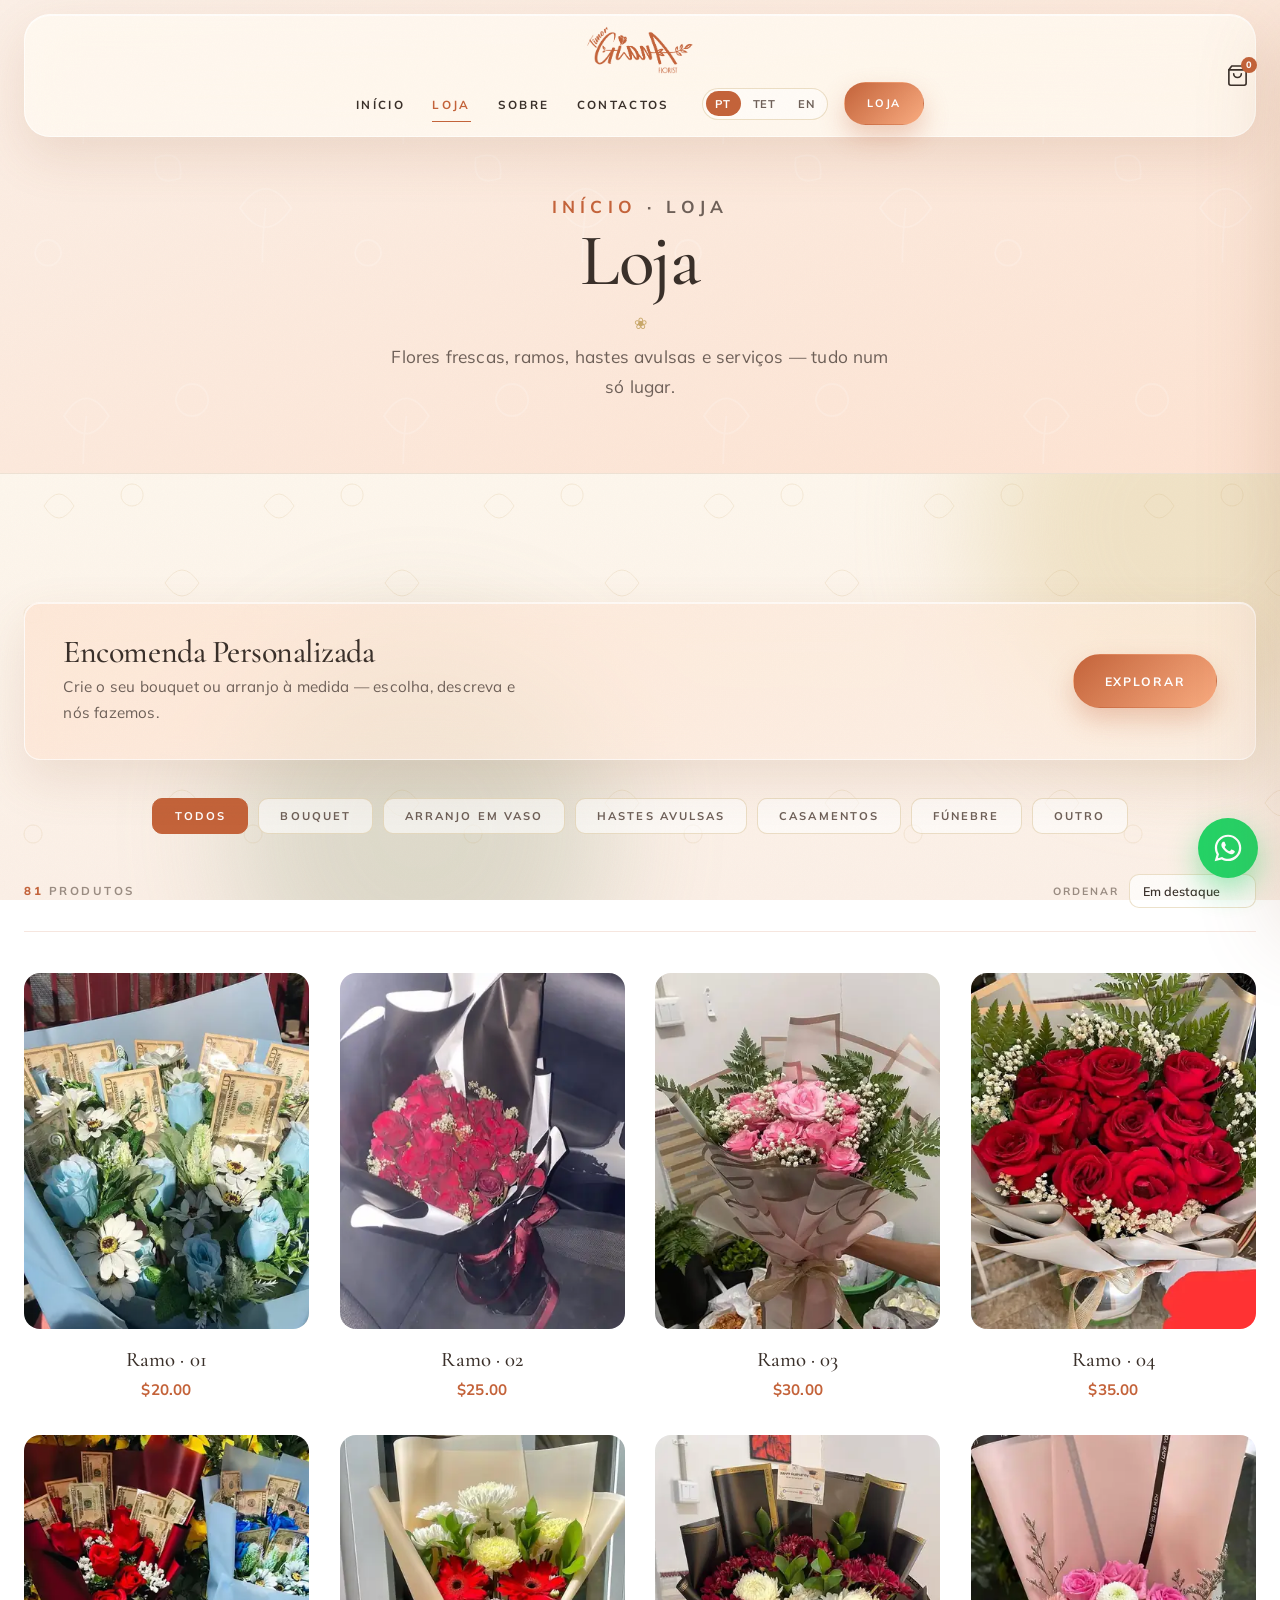
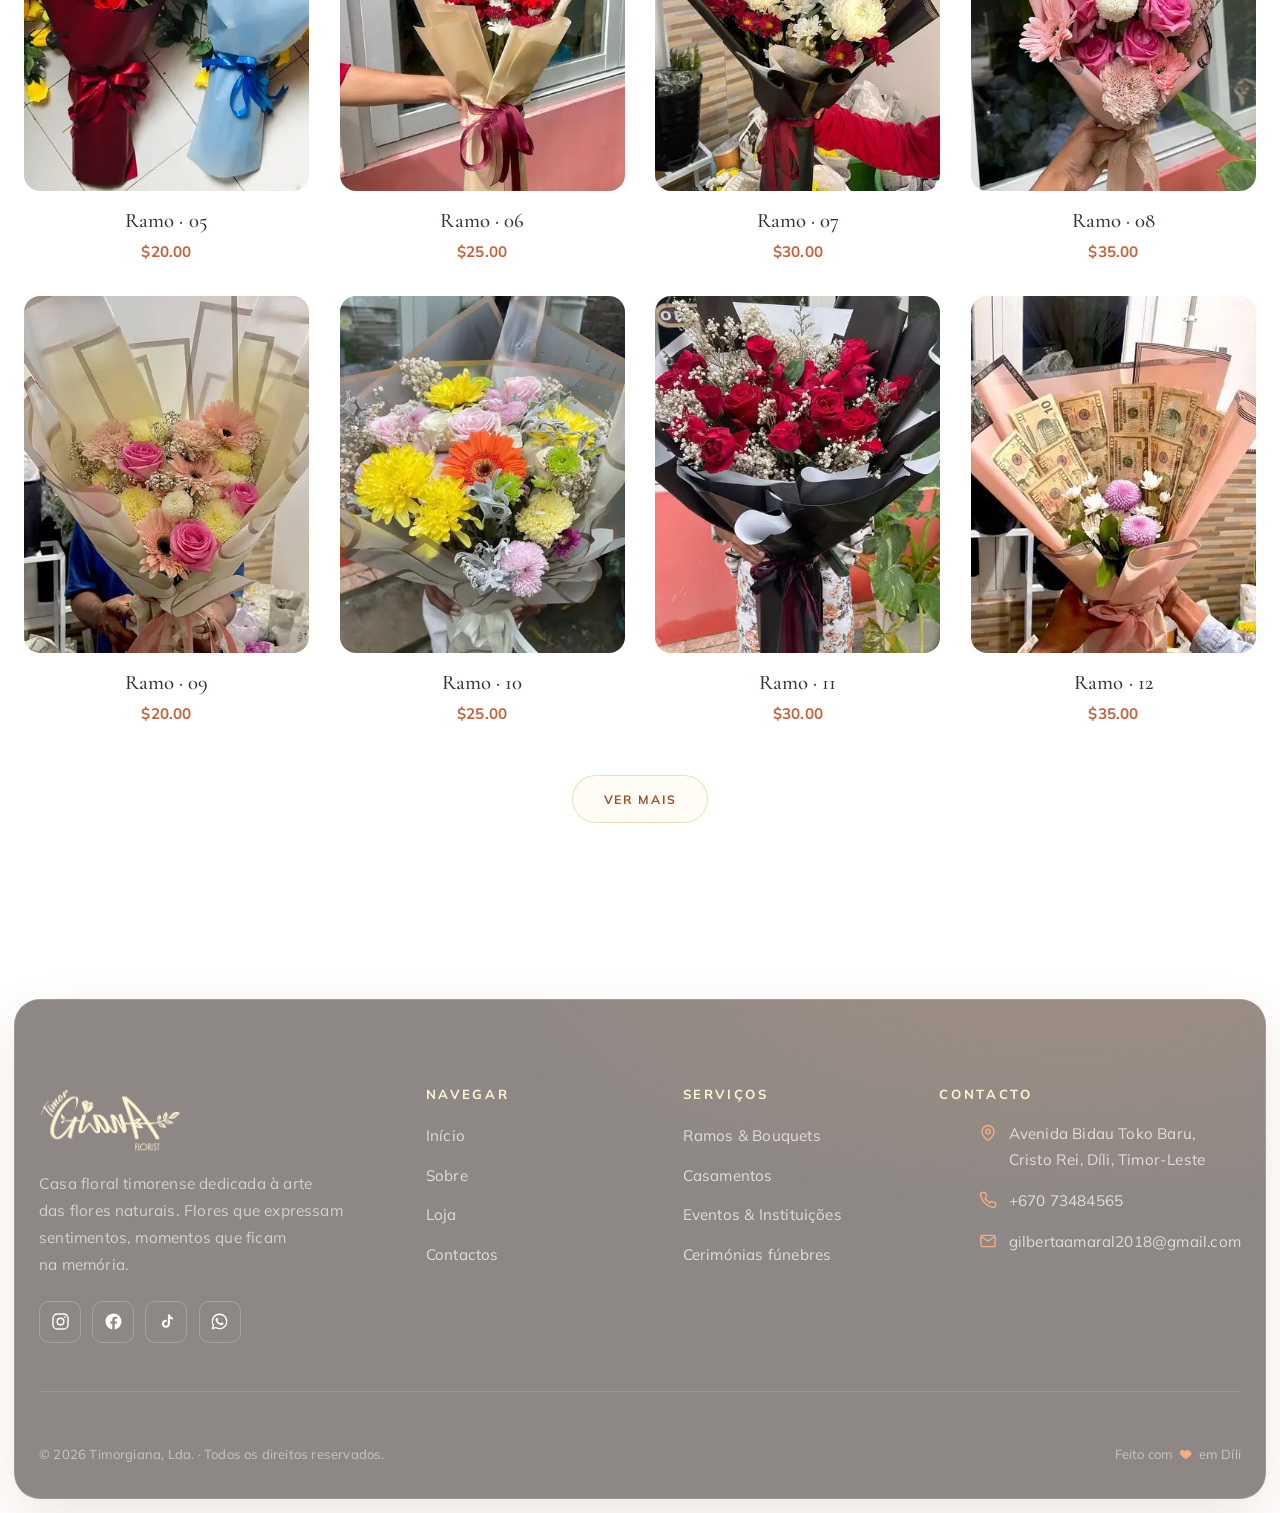
<file: paginas/loja.html>
<!DOCTYPE html>
<!-- TIMORGIANA — FLORIST · Loja (coleção) -->
<html lang="pt">
<head>
  <meta charset="UTF-8">
  <meta name="viewport" content="width=device-width, initial-scale=1.0">
  <title>Loja · Timorgiana Florist</title>
  <meta name="description" content="Loja da Timorgiana Florist — ramos, arranjos em vaso, hastes avulsas e serviços florais em Díli. Encomende pelo WhatsApp.">
  <meta name="theme-color" content="#F9AC80">
  <link rel="canonical" href="https://simaon753-dot.github.io/timorgiana-florist/paginas/loja.html">
  <meta property="og:site_name" content="Timorgiana Florist">
  <meta property="og:title" content="Loja · Timorgiana Florist">
  <meta property="og:description" content="Ramos, arranjos, hastes avulsas e serviços florais em Díli.">
  <meta property="og:type" content="website">
  <meta property="og:image" content="https://simaon753-dot.github.io/timorgiana-florist/assets/hero-arco.webp">
  <meta property="og:locale" content="pt_PT">
  <meta name="twitter:card" content="summary_large_image">
  <link rel="icon" type="image/png" href="../assets/favicon.png">
  <link rel="preconnect" href="https://fonts.googleapis.com">
  <link rel="preconnect" href="https://fonts.gstatic.com" crossorigin>
  <link href="https://fonts.googleapis.com/css2?family=Cormorant+Garamond:ital,wght@0,400;0,500;0,600;1,400;1,500&family=Mulish:wght@300;400;500;600;700;800&family=Pinyon+Script&display=swap" rel="stylesheet">
  <link rel="stylesheet" href="../css/estilos.css">
</head>

<body data-pagina="loja" data-base="../">

  <main id="conteudo">

    <section class="pagina-hero">
      <div class="container pagina-hero__interior">
        <p class="migalhas"><a href="../index.html" data-i18n="nav_inicio">Início</a> · <span data-i18n="nav_loja">Loja</span></p>
        <h1 data-i18n="lojap_titulo">Loja</h1>
        <p data-i18n="lojap_sub">Flores frescas, ramos, hastes avulsas e serviços — tudo num só lugar.</p>
      </div>
    </section>

    <section class="seccao">
      <div class="container">
        <!-- Destaque: encomenda personalizada (configurador) -->
        <a class="pers-banner revelar" href="personalizar.html">
          <div>
            <h2 class="pers-banner__t" data-i18n="persp_titulo">Encomenda Personalizada</h2>
            <p class="pers-banner__s" data-i18n="persp_sub">Crie o seu bouquet ou arranjo à medida — escolha, descreva e nós fazemos.</p>
          </div>
          <span class="btn btn--primario"><span data-i18n="btn_explorar">Explorar</span></span>
        </a>

        <!-- Chips de filtro (preenchidos por loja.js) -->
        <div class="filtros" id="loja-filtros"></div>

        <!-- Barra: contagem + ordenar -->
        <div class="colecao-barra">
          <span class="colecao-barra__conta"><b id="loja-conta-num">0</b> <span data-i18n="loja_conta">produtos</span></span>
          <span class="colecao-ordenar">
            <label for="loja-ordenar" data-i18n="loja_ordenar">Ordenar</label>
            <select id="loja-ordenar" aria-label="Ordenar a loja">
              <option value="destaque" data-i18n="sort_destaque_l">Em destaque</option>
              <option value="preco-asc" data-i18n="sort_preco_asc">Preço ↑</option>
              <option value="preco-desc" data-i18n="sort_preco_desc">Preço ↓</option>
              <option value="az" data-i18n="sort_az_l">A–Z</option>
            </select>
          </span>
        </div>

        <!-- Grelha de produtos (preenchida por loja.js) -->
        <div class="produtos-grelha produtos-grelha--4" id="loja-grelha" aria-live="polite"></div>

        <div class="loja-vermais-cx">
          <button class="btn btn--contorno" id="loja-vermais" hidden data-i18n="ver_mais">Ver mais</button>
        </div>
      </div>
    </section>

  </main>

  <script src="../js/i18n.js"></script>
  <script src="../js/products.js"></script>
  <script src="../js/componentes.js"></script>
  <script src="../js/cart.js"></script>
  <script src="../js/loja.js"></script>
  <script src="../js/main.js"></script>
</body>
</html>
</file>
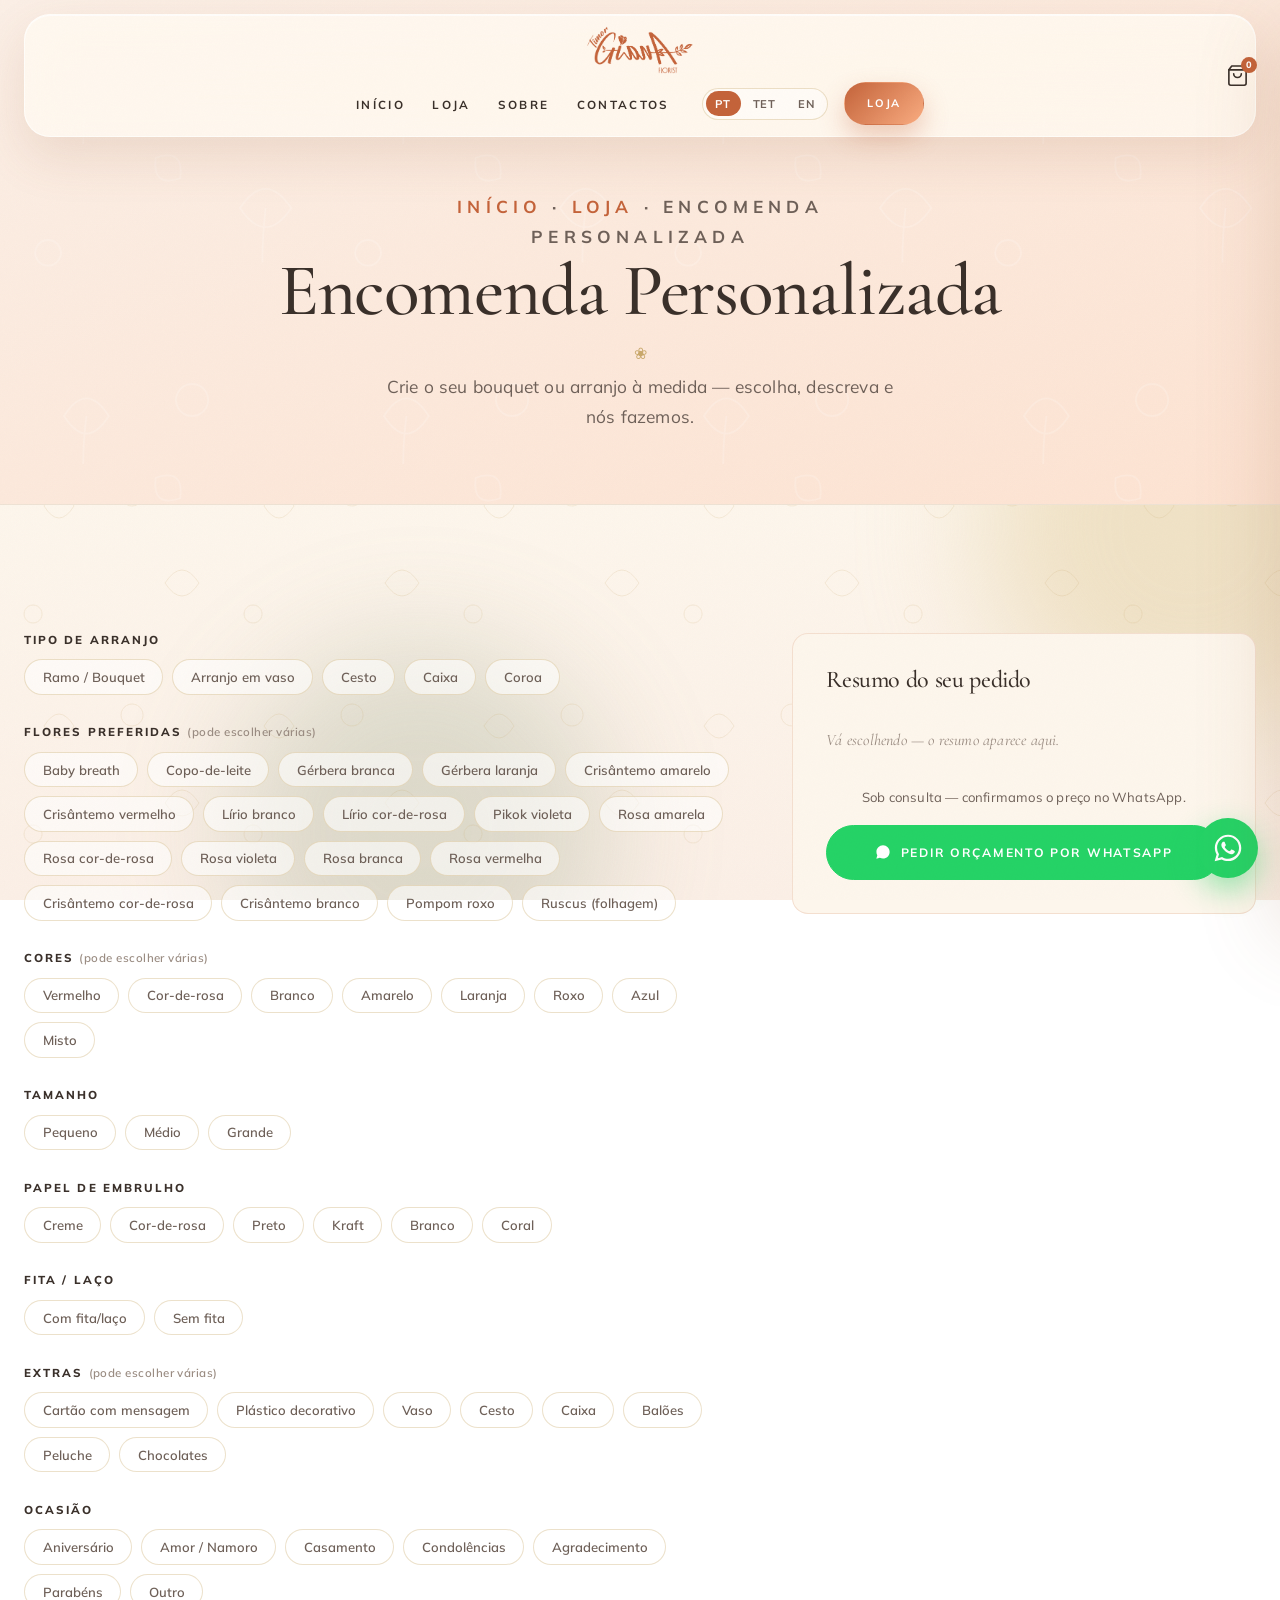
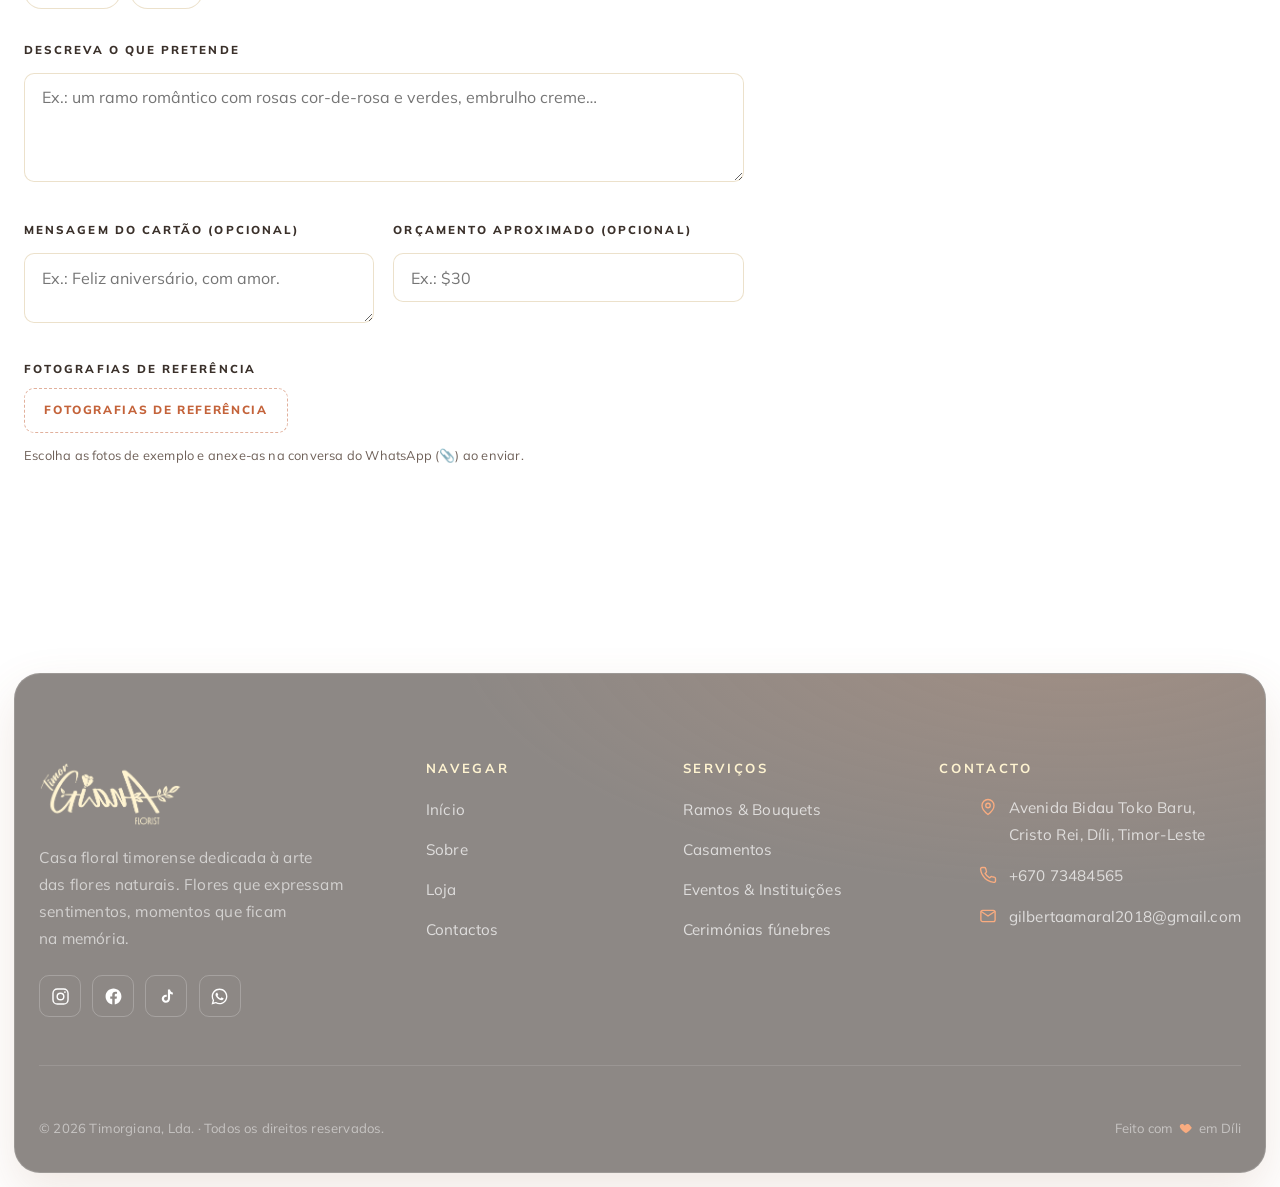
<file: paginas/personalizar.html>
<!DOCTYPE html>
<!-- TIMORGIANA — FLORIST · Encomenda Personalizada (configurador) -->
<html lang="pt">
<head>
  <meta charset="UTF-8">
  <meta name="viewport" content="width=device-width, initial-scale=1.0">
  <title>Encomenda Personalizada · Timorgiana Florist</title>
  <meta name="description" content="Crie o seu bouquet ou arranjo floral à medida — escolha flores, cores, tamanho e extras. Timorgiana Florist, Díli.">
  <meta name="theme-color" content="#F9AC80">
  <link rel="canonical" href="https://simaon753-dot.github.io/timorgiana-florist/paginas/personalizar.html">
  <meta property="og:site_name" content="Timorgiana Florist">
  <meta property="og:title" content="Encomenda Personalizada · Timorgiana Florist">
  <meta property="og:description" content="Crie o seu bouquet à medida e peça orçamento pelo WhatsApp.">
  <meta property="og:type" content="website">
  <meta property="og:image" content="https://simaon753-dot.github.io/timorgiana-florist/assets/hero-arco.webp">
  <meta property="og:locale" content="pt_PT">
  <meta name="twitter:card" content="summary_large_image">
  <link rel="icon" type="image/png" href="../assets/favicon.png">
  <link rel="preconnect" href="https://fonts.googleapis.com">
  <link rel="preconnect" href="https://fonts.gstatic.com" crossorigin>
  <link href="https://fonts.googleapis.com/css2?family=Cormorant+Garamond:ital,wght@0,400;0,500;0,600;1,400;1,500&family=Mulish:wght@300;400;500;600;700;800&family=Pinyon+Script&display=swap" rel="stylesheet">
  <link rel="stylesheet" href="../css/estilos.css">
</head>

<body data-pagina="personalizar" data-base="../">

  <main id="conteudo">

    <section class="pagina-hero">
      <div class="container pagina-hero__interior">
        <p class="migalhas"><a href="../index.html" data-i18n="nav_inicio">Início</a> · <a href="loja.html" data-i18n="nav_loja">Loja</a> · <span data-i18n="persp_titulo">Encomenda Personalizada</span></p>
        <h1 data-i18n="persp_titulo">Encomenda Personalizada</h1>
        <p data-i18n="persp_sub">Crie o seu bouquet ou arranjo à medida — escolha, descreva e nós fazemos.</p>
      </div>
    </section>

    <section class="seccao">
      <div class="container">
        <div class="pers-grelha">

          <!-- Configurador -->
          <div class="pers-esq">
            <div id="pers-config" aria-live="polite"></div>

            <div class="pers-grupo">
              <label class="pers-grupo__t" for="pers-descricao" data-i18n="pers_descricao">Descreva o que pretende</label>
              <textarea id="pers-descricao" class="pers-textarea" rows="4" data-i18n-ph="pers_descricao_ph" placeholder="Ex.: um ramo romântico com rosas cor-de-rosa e verdes…"></textarea>
            </div>

            <div class="pers-linha2">
              <div class="pers-grupo">
                <label class="pers-grupo__t" for="pers-cartao" data-i18n="pers_cartao">Mensagem do cartão (opcional)</label>
                <textarea id="pers-cartao" class="pers-textarea" rows="2" data-i18n-ph="pers_cartao_ph" placeholder="Ex.: Feliz aniversário, com amor."></textarea>
              </div>
              <div class="pers-grupo">
                <label class="pers-grupo__t" for="pers-orcamento" data-i18n="pers_orcamento">Orçamento aproximado (opcional)</label>
                <input id="pers-orcamento" class="pers-input" type="text" inputmode="decimal" data-i18n-ph="pers_orcamento_ph" placeholder="Ex.: $30">
              </div>
            </div>

            <div class="pers-grupo">
              <h3 class="pers-grupo__t" data-i18n="pers_fotos">Fotografias de referência</h3>
              <label class="pers-fotos">
                <input id="pers-fotos-input" type="file" accept="image/*" multiple hidden>
                <span class="pers-fotos__btn" data-i18n="pers_fotos">Fotografias de referência</span>
                <span class="pers-fotos__conta" id="pers-fotos-conta"></span>
              </label>
              <p class="pers-fotos__nota" data-i18n="pers_fotos_nota">Escolha as fotos e anexe-as na conversa do WhatsApp (📎) ao enviar.</p>
            </div>
          </div>

          <!-- Resumo ao vivo -->
          <aside class="pers-dir">
            <div class="pers-resumo">
              <h2 data-i18n="pers_resumo">Resumo do seu pedido</h2>
              <div id="pers-resumo-corpo"></div>
              <p class="pers-resumo__preco" data-i18n="pers_preco_nota">Sob consulta — confirmamos o preço no WhatsApp.</p>
              <button class="btn btn--whatsapp btn--grande" id="pers-enviar" style="width:100%" type="button">
                <svg viewBox="0 0 24 24" fill="currentColor"><path d="M12.04 2C6.58 2 2.13 6.45 2.13 11.9c0 1.76.46 3.45 1.34 4.95L2 22l5.3-1.39c1.45.79 3.08 1.21 4.74 1.21 5.46 0 9.91-4.45 9.91-9.9C21.95 6.45 17.5 2 12.04 2Z"/></svg>
                <span data-i18n="pers_enviar">Pedir orçamento por WhatsApp</span>
              </button>
            </div>
          </aside>

        </div>
      </div>
    </section>

  </main>

  <script src="../js/i18n.js"></script>
  <script src="../js/products.js"></script>
  <script src="../js/componentes.js"></script>
  <script src="../js/cart.js"></script>
  <script src="../js/personalizar.js"></script>
  <script src="../js/main.js"></script>
</body>
</html>
</file>
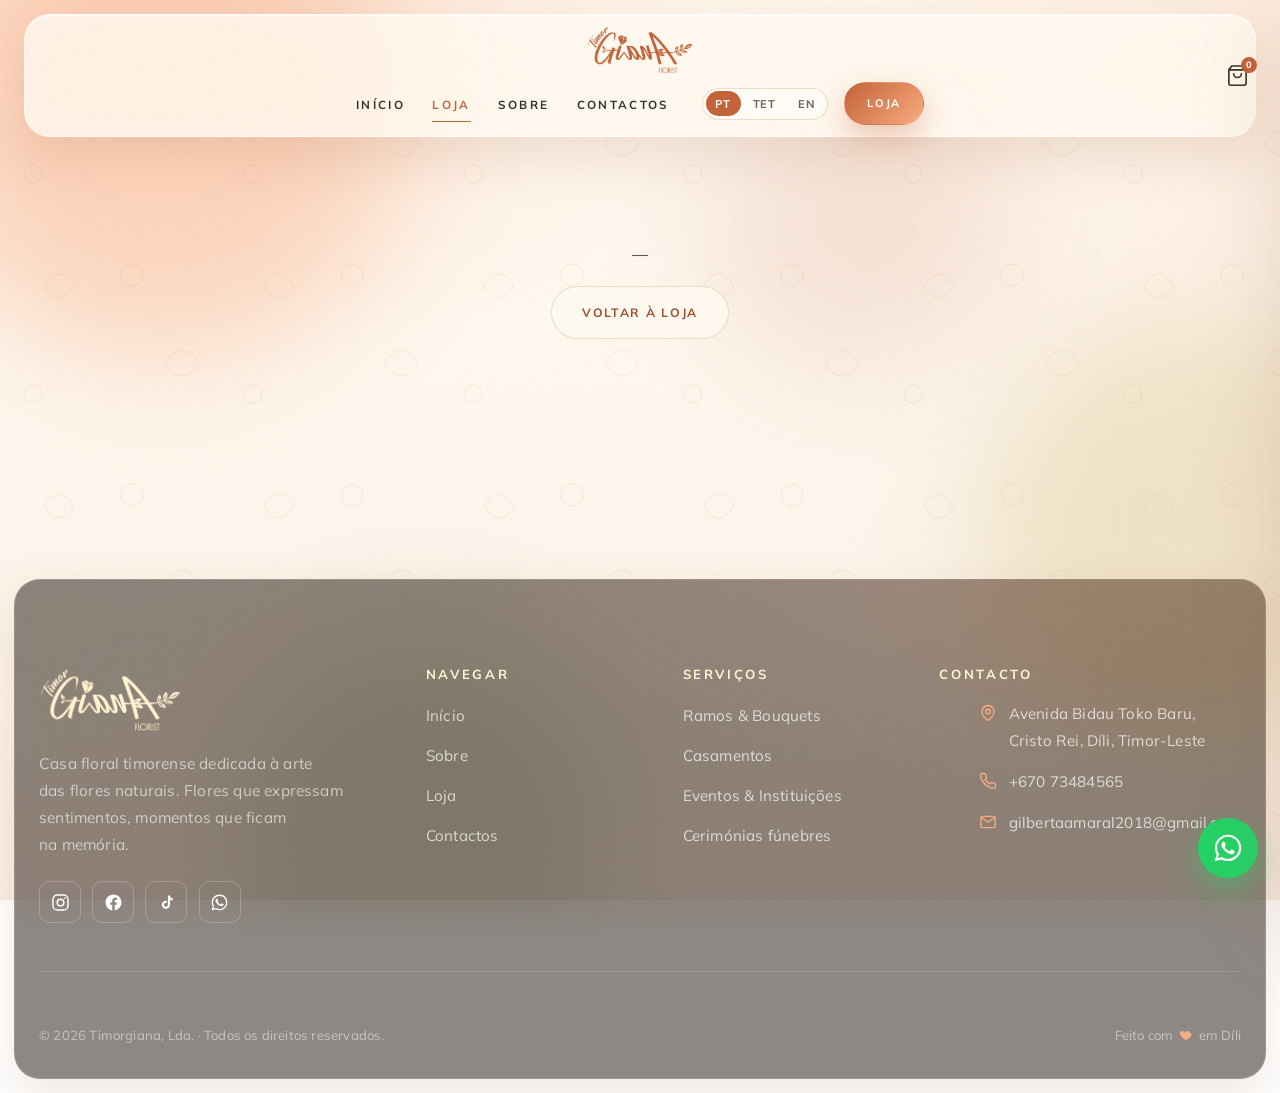
<file: paginas/produto.html>
<!DOCTYPE html>
<!-- TIMORGIANA — FLORIST · Produto (?slug=) — conteúdo gerado por loja.js -->
<html lang="pt">
<head>
  <meta charset="UTF-8">
  <meta name="viewport" content="width=device-width, initial-scale=1.0">
  <title>Produto · Timorgiana Florist</title>
  <meta name="description" content="Produto da loja Timorgiana Florist — flores frescas em Díli.">
  <meta name="theme-color" content="#F9AC80">
  <meta name="robots" content="noindex">
  <link rel="icon" type="image/png" href="../assets/favicon.png">
  <link rel="preconnect" href="https://fonts.googleapis.com">
  <link rel="preconnect" href="https://fonts.gstatic.com" crossorigin>
  <link href="https://fonts.googleapis.com/css2?family=Cormorant+Garamond:ital,wght@0,400;0,500;0,600;1,400;1,500&family=Mulish:wght@300;400;500;600;700;800&family=Pinyon+Script&display=swap" rel="stylesheet">
  <link rel="stylesheet" href="../css/estilos.css">
</head>

<body data-pagina="produto" data-base="../">

  <main id="conteudo">
    <section class="seccao" style="padding-top:clamp(8rem,14vw,11rem)">
      <div id="produto-detalhe" aria-live="polite"></div>
    </section>
  </main>

  <script src="../js/i18n.js"></script>
  <script src="../js/products.js"></script>
  <script src="../js/componentes.js"></script>
  <script src="../js/cart.js"></script>
  <script src="../js/loja.js"></script>
  <script src="../js/main.js"></script>
</body>
</html>
</file>
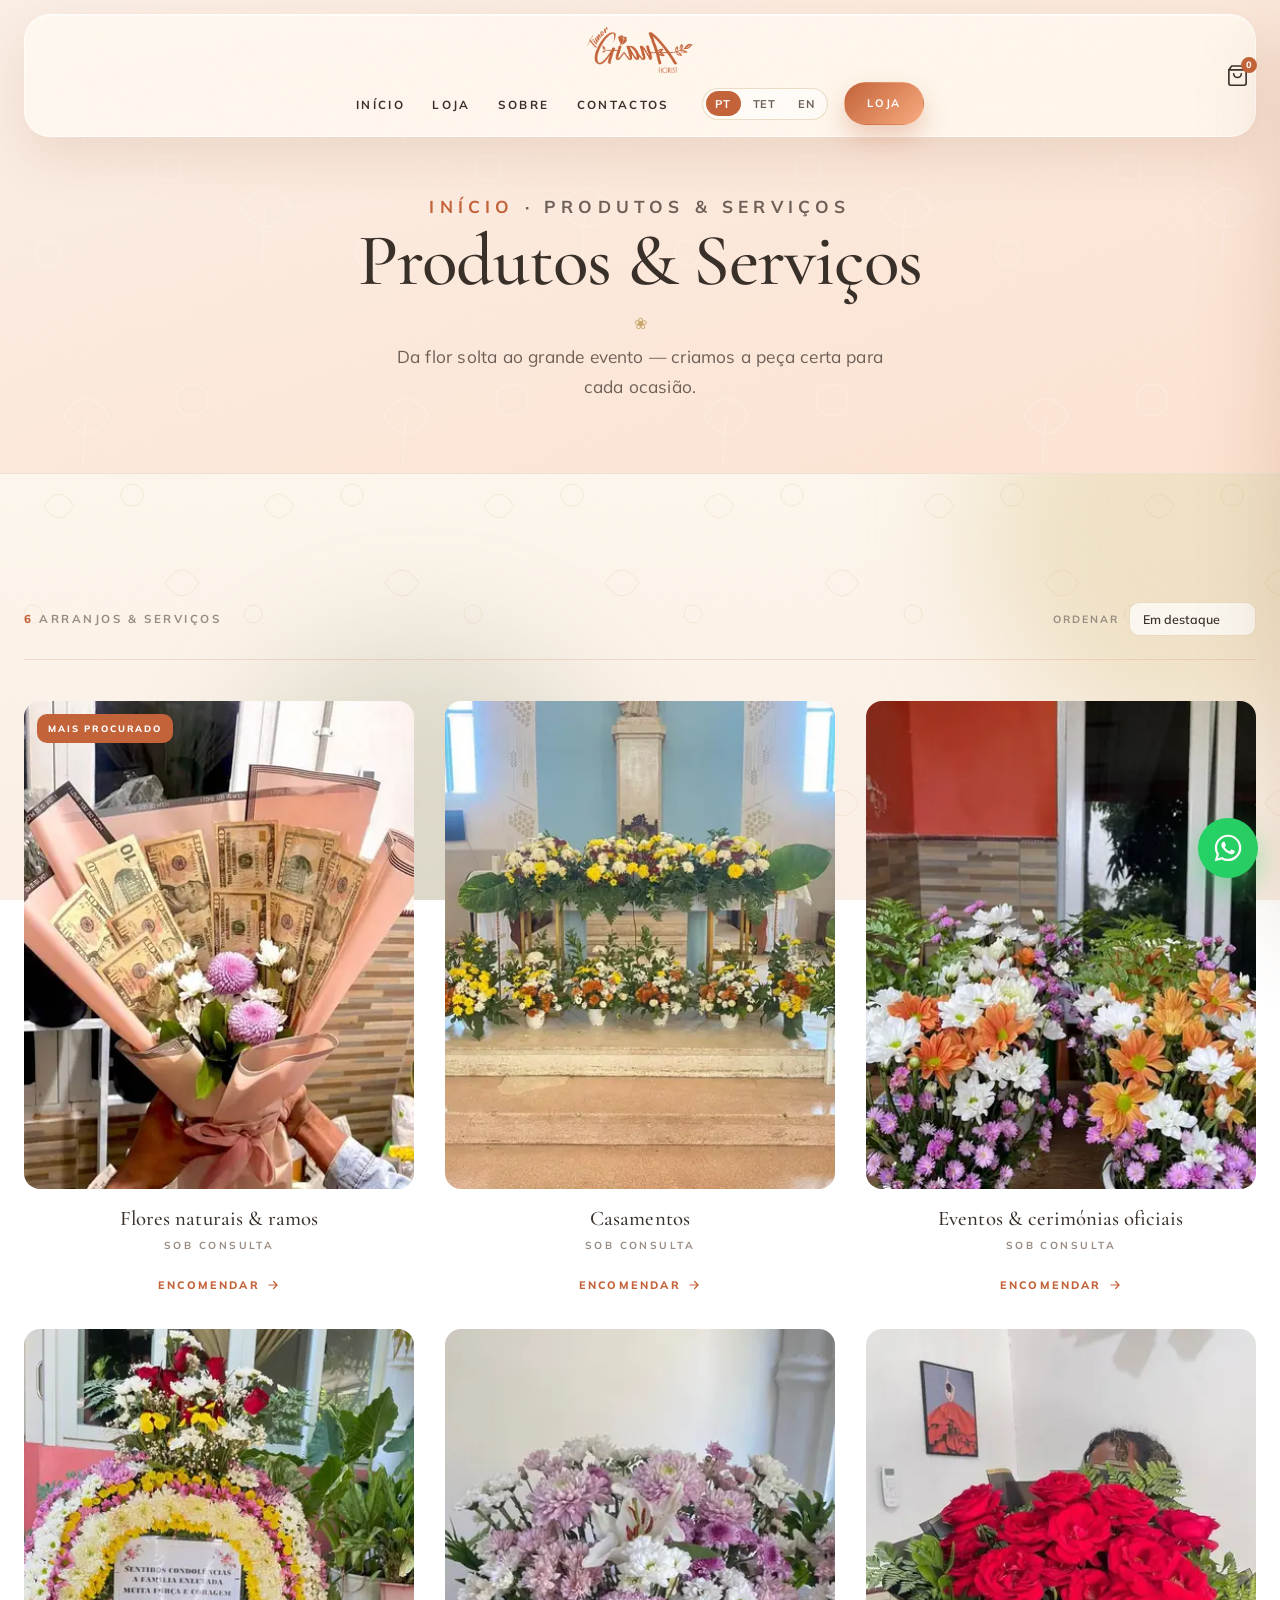
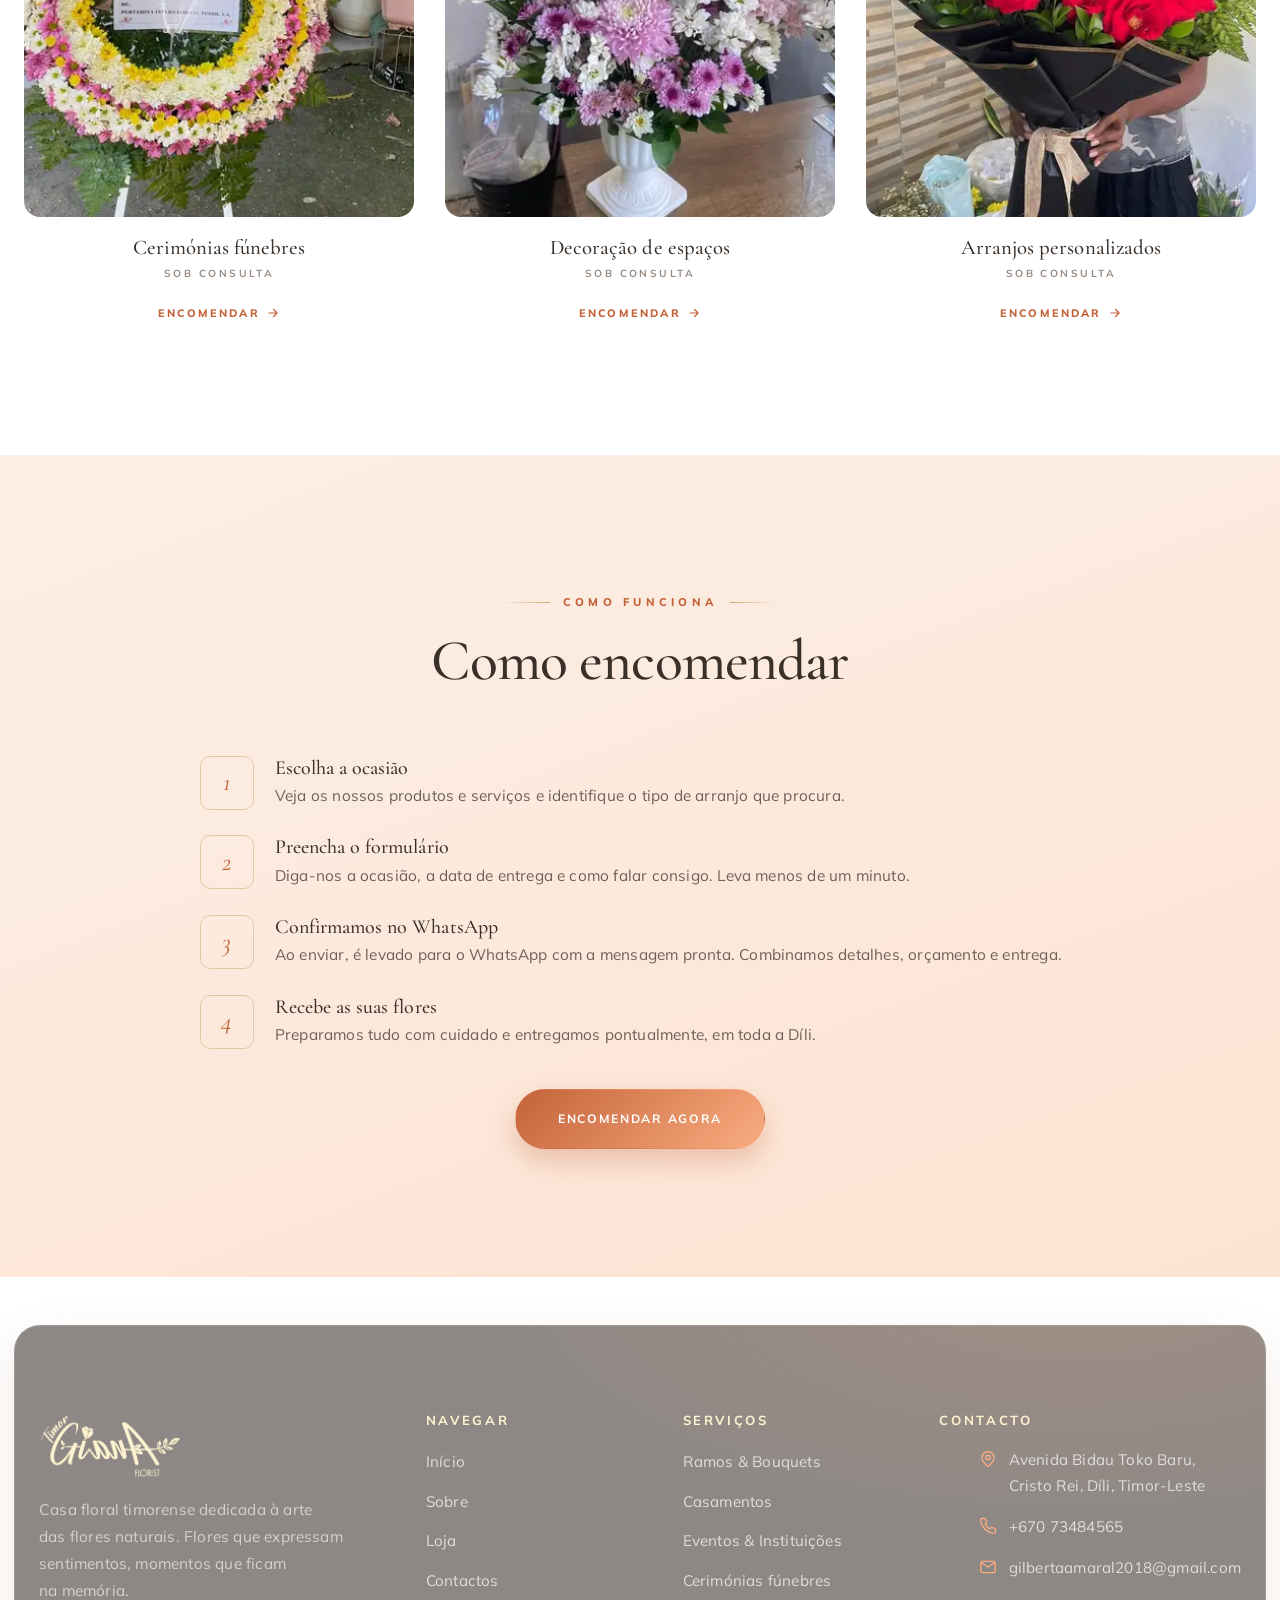
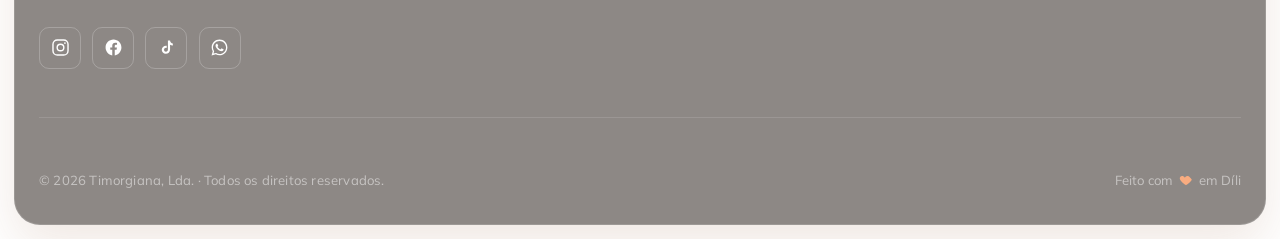
<file: paginas/produtos.html>
<!DOCTYPE html>
<!-- TIMORGIANA — FLORIST · Produtos & Serviços -->
<html lang="pt">
<head>
  <meta charset="UTF-8">
  <meta name="viewport" content="width=device-width, initial-scale=1.0">
  <title>Produtos & Serviços · Timorgiana Florist</title>
  <meta name="description" content="Flores naturais, casamentos, eventos, cerimónias fúnebres e decoração de espaços. Os serviços florais da Timorgiana, em Díli.">
  <meta name="theme-color" content="#F9AC80">
  <link rel="canonical" href="https://simaon753-dot.github.io/timorgiana-florist/paginas/produtos.html">
  <meta property="og:site_name" content="Timorgiana Florist">
  <meta property="og:title" content="Produtos &amp; Serviços · Timorgiana Florist">
  <meta property="og:description" content="Flores naturais, casamentos, eventos, cerimónias fúnebres e decoração de espaços. Os serviços florais da Timorgiana, em Díli.">
  <meta property="og:type" content="website">
  <meta property="og:url" content="https://simaon753-dot.github.io/timorgiana-florist/paginas/produtos.html">
  <meta property="og:image" content="https://simaon753-dot.github.io/timorgiana-florist/assets/galeria/vaso/vaso-20.jpg">
  <meta property="og:locale" content="pt_PT">
  <meta name="twitter:card" content="summary_large_image">
  <link rel="icon" type="image/png" href="../assets/favicon.png">
  <link rel="preconnect" href="https://fonts.googleapis.com">
  <link rel="preconnect" href="https://fonts.gstatic.com" crossorigin>
  <link href="https://fonts.googleapis.com/css2?family=Cormorant+Garamond:ital,wght@0,400;0,500;0,600;1,400;1,500&family=Mulish:wght@300;400;500;600;700;800&family=Pinyon+Script&display=swap" rel="stylesheet">
  <link rel="stylesheet" href="../css/estilos.css">
</head>

<body data-pagina="produtos" data-base="../">

  <main id="conteudo">

    <section class="pagina-hero">
      <div class="container pagina-hero__interior">
        <p class="migalhas"><a href="../index.html" data-i18n="nav_inicio">Início</a> · <span data-i18n="nav_produtos">Produtos & Serviços</span></p>
        <h1 data-i18n="prodp_titulo">Produtos & Serviços</h1>
        <p data-i18n="prodp_sub">Da flor solta ao grande evento — criamos a peça certa para cada ocasião.</p>
      </div>
    </section>

    <!-- Coleção (modelo de loja-boutique) -->
    <section class="seccao">
      <div class="container">

        <!-- Barra da coleção: contagem + ordenar -->
        <div class="colecao-barra revelar">
          <span class="colecao-barra__conta"><b>6</b> <span data-i18n="prod_conta">arranjos & serviços</span></span>
          <span class="colecao-ordenar">
            <label for="ordenar" data-i18n="prod_ordenar">Ordenar</label>
            <select id="ordenar" aria-label="Ordenar a coleção">
              <option value="destaque" data-i18n="sort_destaque">Em destaque</option>
              <option value="nome" data-i18n="sort_nome">Nome (A–Z)</option>
            </select>
          </span>
        </div>

        <!-- Grelha de produtos-loja (cada tile é todo clicável → Encomendar) -->
        <div class="produtos-grelha" id="produtos-grelha">

          <a class="produto revelar" href="encomendar.html" data-ordem="1">
            <div class="produto__media">
              <span class="produto__badge" data-i18n="etiqueta_popular">Mais procurado</span>
              <img src="../assets/galeria/thumbs/bouquet-12.webp" alt="Ramo de flores em tons pêssego" width="480" height="480" loading="lazy" decoding="async">
            </div>
            <div class="produto__info">
              <h3 class="produto__nome" data-i18n="prod1_t">Flores naturais & ramos</h3>
              <span class="produto__meta" data-i18n="preco_consulta">Sob consulta</span>
              <span class="produto__cta"><span data-i18n="btn_encomendar">Encomendar</span><svg viewBox="0 0 24 24" fill="none" stroke="currentColor" stroke-width="2.1" stroke-linecap="round" stroke-linejoin="round"><path d="M5 12h14M13 6l6 6-6 6"/></svg></span>
            </div>
          </a>

          <a class="produto revelar revelar--d1" href="encomendar.html" data-ordem="2">
            <div class="produto__media">
              <img src="../assets/galeria/thumbs/cas-02.webp" alt="Ramo de noiva com rosas brancas" width="480" height="480" loading="lazy" decoding="async">
            </div>
            <div class="produto__info">
              <h3 class="produto__nome" data-i18n="prod2_t">Casamentos</h3>
              <span class="produto__meta" data-i18n="preco_consulta">Sob consulta</span>
              <span class="produto__cta"><span data-i18n="btn_encomendar">Encomendar</span><svg viewBox="0 0 24 24" fill="none" stroke="currentColor" stroke-width="2.1" stroke-linecap="round" stroke-linejoin="round"><path d="M5 12h14M13 6l6 6-6 6"/></svg></span>
            </div>
          </a>

          <a class="produto revelar revelar--d2" href="encomendar.html" data-ordem="3">
            <div class="produto__media">
              <img src="../assets/galeria/thumbs/vaso-20.webp" alt="Arranjo floral para eventos" width="480" height="480" loading="lazy" decoding="async">
            </div>
            <div class="produto__info">
              <h3 class="produto__nome" data-i18n="prod3_t">Eventos & cerimónias oficiais</h3>
              <span class="produto__meta" data-i18n="preco_consulta">Sob consulta</span>
              <span class="produto__cta"><span data-i18n="btn_encomendar">Encomendar</span><svg viewBox="0 0 24 24" fill="none" stroke="currentColor" stroke-width="2.1" stroke-linecap="round" stroke-linejoin="round"><path d="M5 12h14M13 6l6 6-6 6"/></svg></span>
            </div>
          </a>

          <a class="produto revelar" href="encomendar.html" data-ordem="4">
            <div class="produto__media">
              <img src="../assets/galeria/thumbs/fun-01.webp" alt="Coroa fúnebre" width="480" height="480" loading="lazy" decoding="async">
            </div>
            <div class="produto__info">
              <h3 class="produto__nome" data-i18n="prod4_t">Cerimónias fúnebres</h3>
              <span class="produto__meta" data-i18n="preco_consulta">Sob consulta</span>
              <span class="produto__cta"><span data-i18n="btn_encomendar">Encomendar</span><svg viewBox="0 0 24 24" fill="none" stroke="currentColor" stroke-width="2.1" stroke-linecap="round" stroke-linejoin="round"><path d="M5 12h14M13 6l6 6-6 6"/></svg></span>
            </div>
          </a>

          <a class="produto revelar revelar--d1" href="encomendar.html" data-ordem="5">
            <div class="produto__media">
              <img src="../assets/galeria/thumbs/vaso-30.webp" alt="Decoração floral de espaço" width="480" height="480" loading="lazy" decoding="async">
            </div>
            <div class="produto__info">
              <h3 class="produto__nome" data-i18n="prod5_t">Decoração de espaços</h3>
              <span class="produto__meta" data-i18n="preco_consulta">Sob consulta</span>
              <span class="produto__cta"><span data-i18n="btn_encomendar">Encomendar</span><svg viewBox="0 0 24 24" fill="none" stroke="currentColor" stroke-width="2.1" stroke-linecap="round" stroke-linejoin="round"><path d="M5 12h14M13 6l6 6-6 6"/></svg></span>
            </div>
          </a>

          <a class="produto revelar revelar--d2" href="encomendar.html" data-ordem="6">
            <div class="produto__media">
              <img src="../assets/galeria/thumbs/bouquet-18.webp" alt="Arranjo floral personalizado" width="480" height="480" loading="lazy" decoding="async">
            </div>
            <div class="produto__info">
              <h3 class="produto__nome" data-i18n="prod6_t">Arranjos personalizados</h3>
              <span class="produto__meta" data-i18n="preco_consulta">Sob consulta</span>
              <span class="produto__cta"><span data-i18n="btn_encomendar">Encomendar</span><svg viewBox="0 0 24 24" fill="none" stroke="currentColor" stroke-width="2.1" stroke-linecap="round" stroke-linejoin="round"><path d="M5 12h14M13 6l6 6-6 6"/></svg></span>
            </div>
          </a>

        </div>
      </div>
    </section>

    <!-- Como funciona (passos resumidos) -->
    <section class="seccao seccao--coral">
      <div class="container container-sm">
        <div class="cabecalho-seccao revelar">
          <span class="eyebrow eyebrow--duplo" data-i18n="prod_como">Como funciona</span>
          <h2 data-i18n="encp_titulo">Como encomendar</h2>
        </div>
        <div class="passos revelar">
          <div class="passo"><div class="passo__num"></div><div><h3 data-i18n="passo1_t">Escolha a ocasião</h3><p data-i18n="passo1_d">Veja os nossos produtos e identifique o que procura.</p></div></div>
          <div class="passo"><div class="passo__num"></div><div><h3 data-i18n="passo2_t">Preencha o formulário</h3><p data-i18n="passo2_d">Diga-nos a ocasião, a data e como falar consigo.</p></div></div>
          <div class="passo"><div class="passo__num"></div><div><h3 data-i18n="passo3_t">Confirmamos no WhatsApp</h3><p data-i18n="passo3_d">Combinamos detalhes, orçamento e entrega.</p></div></div>
          <div class="passo"><div class="passo__num"></div><div><h3 data-i18n="passo4_t">Recebe as suas flores</h3><p data-i18n="passo4_d">Entregamos pontualmente, em toda a Díli.</p></div></div>
        </div>
        <div class="texto-centro" style="margin-top:2.5rem">
          <a class="btn btn--primario btn--grande" href="encomendar.html" data-i18n="btn_encomendar_ag">Encomendar agora</a>
        </div>
      </div>
    </section>

  </main>

  <script src="../js/i18n.js"></script>
  <script src="../js/products.js"></script>
  <script src="../js/componentes.js"></script>
  <script src="../js/cart.js"></script>
  <script src="../js/main.js"></script>
</body>
</html>
</file>
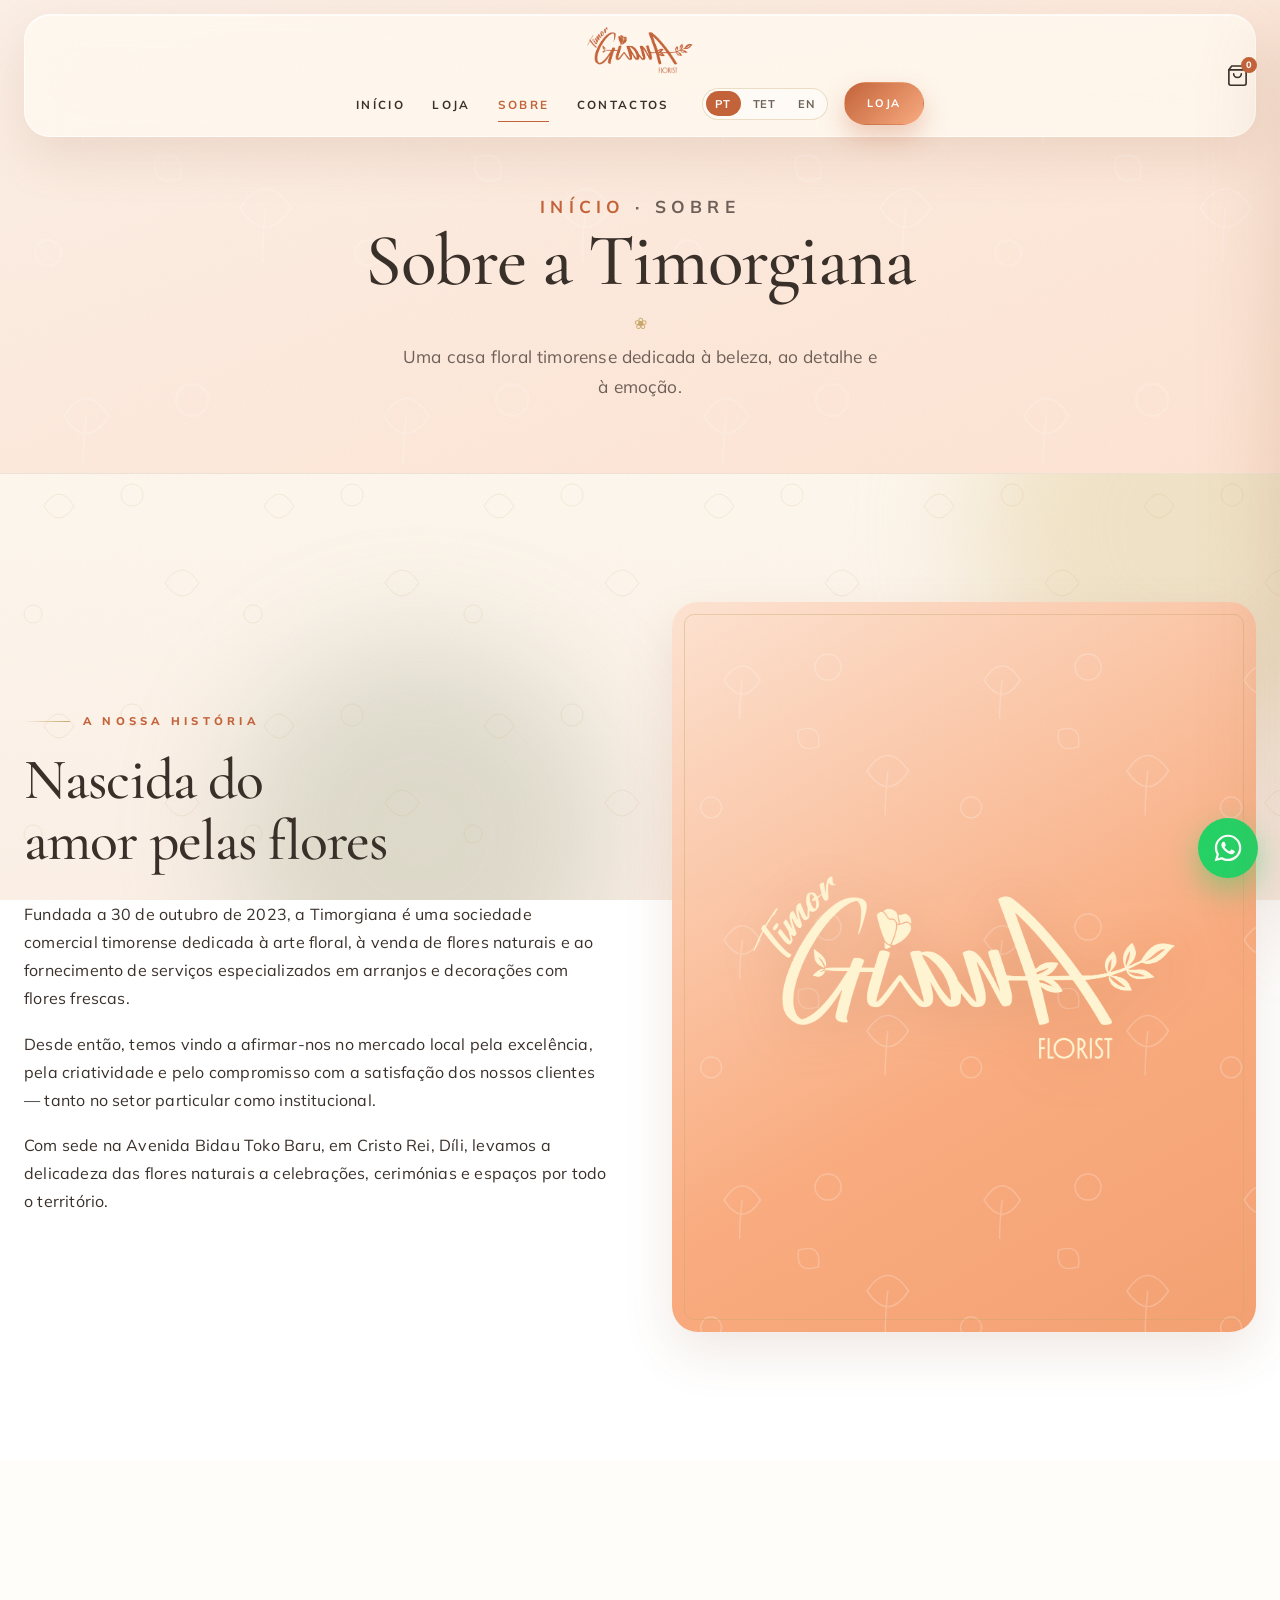
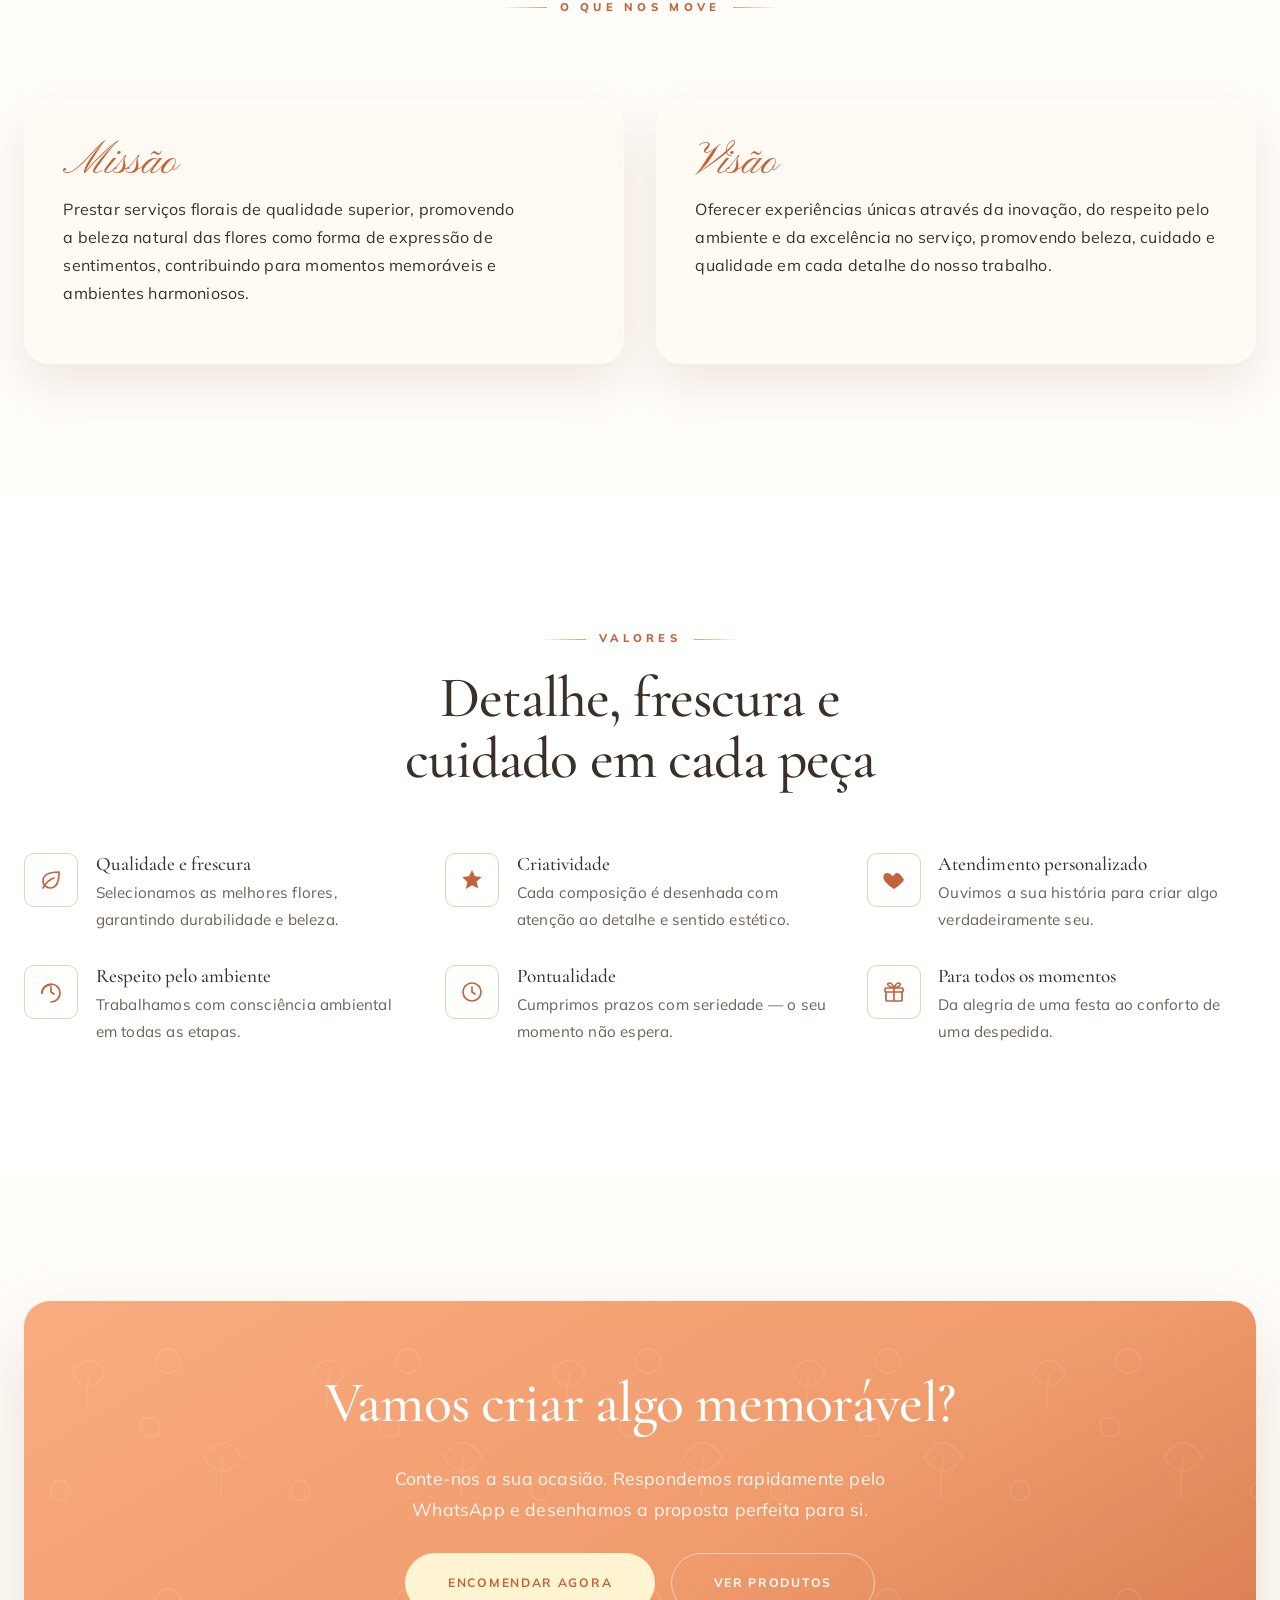
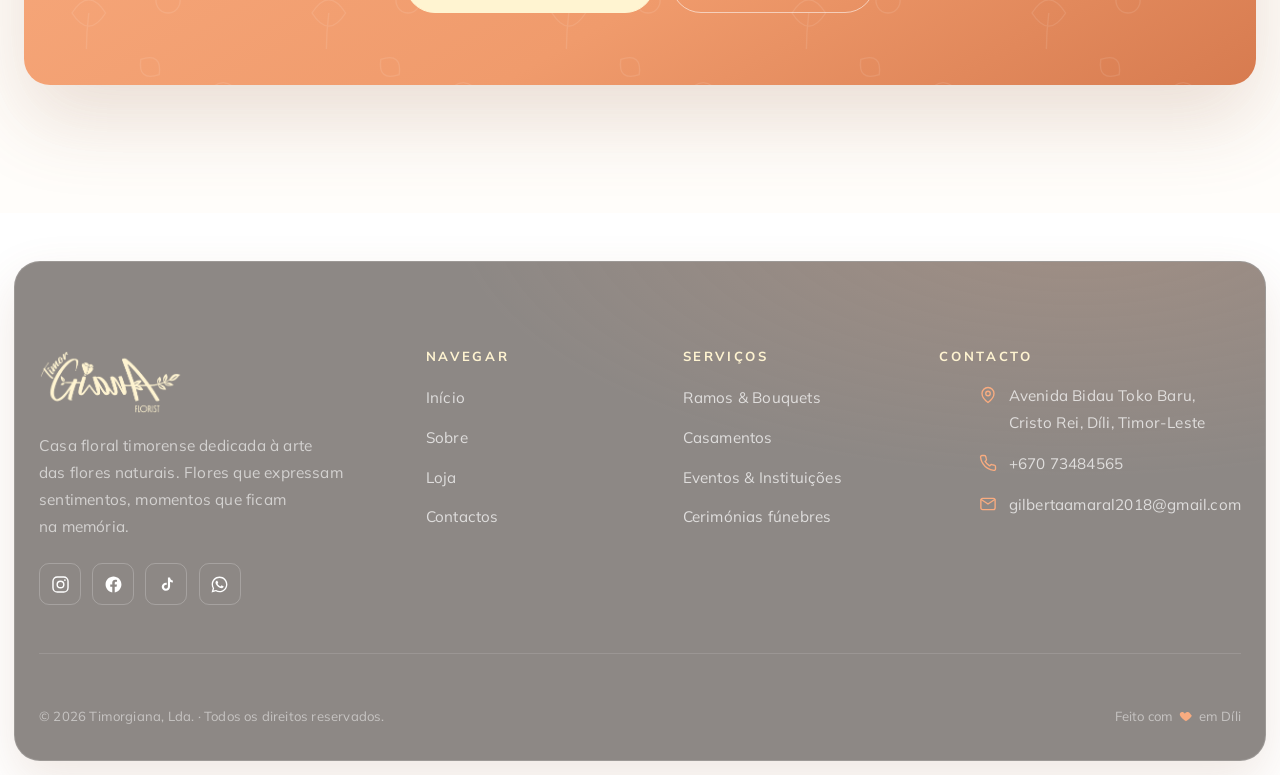
<file: paginas/sobre.html>
<!DOCTYPE html>
<!-- TIMORGIANA — FLORIST · Sobre a Timorgiana -->
<html lang="pt">
<head>
  <meta charset="UTF-8">
  <meta name="viewport" content="width=device-width, initial-scale=1.0">
  <title>Sobre · Timorgiana Florist</title>
  <meta name="description" content="A história, missão, visão e valores da Timorgiana — casa floral timorense fundada em 2023, em Díli.">
  <meta name="theme-color" content="#F9AC80">
  <link rel="canonical" href="https://simaon753-dot.github.io/timorgiana-florist/paginas/sobre.html">
  <meta property="og:site_name" content="Timorgiana Florist">
  <meta property="og:title" content="Sobre · Timorgiana Florist">
  <meta property="og:description" content="A história, missão, visão e valores da Timorgiana — casa floral timorense fundada em 2023, em Díli.">
  <meta property="og:type" content="website">
  <meta property="og:url" content="https://simaon753-dot.github.io/timorgiana-florist/paginas/sobre.html">
  <meta property="og:image" content="https://simaon753-dot.github.io/timorgiana-florist/assets/galeria/casamentos/cas-06.jpg">
  <meta property="og:locale" content="pt_PT">
  <meta name="twitter:card" content="summary_large_image">
  <link rel="icon" type="image/png" href="../assets/favicon.png">
  <link rel="preconnect" href="https://fonts.googleapis.com">
  <link rel="preconnect" href="https://fonts.gstatic.com" crossorigin>
  <link href="https://fonts.googleapis.com/css2?family=Cormorant+Garamond:ital,wght@0,400;0,500;0,600;1,400;1,500&family=Mulish:wght@300;400;500;600;700;800&family=Pinyon+Script&display=swap" rel="stylesheet">
  <link rel="stylesheet" href="../css/estilos.css">
</head>

<body data-pagina="sobre" data-base="../">

  <main id="conteudo">

    <!-- Cabeçalho da página -->
    <section class="pagina-hero">
      <div class="container pagina-hero__interior">
        <p class="migalhas"><a href="../index.html" data-i18n="nav_inicio">Início</a> · <span data-i18n="nav_sobre">Sobre</span></p>
        <h1 data-i18n="sobrep_titulo">Sobre a Timorgiana</h1>
        <p data-i18n="sobrep_sub">Uma casa floral timorense dedicada à beleza, ao detalhe e à emoção.</p>
      </div>
    </section>

    <!-- História -->
    <section class="seccao">
      <div class="container">
        <div class="duas-colunas">
          <div class="duas-colunas__texto revelar">
            <span class="eyebrow" data-i18n="hist_eyebrow">A nossa história</span>
            <h2 data-i18n="hist_titulo">Nascida do amor pelas flores</h2>
            <p data-i18n="hist_p1">Fundada a 30 de outubro de 2023, a Timorgiana é uma sociedade comercial timorense dedicada à arte floral.</p>
            <p data-i18n="hist_p2">Desde então, temos vindo a afirmar-nos no mercado local pela excelência, criatividade e compromisso.</p>
            <p data-i18n="hist_p3">Com sede na Avenida Bidau Toko Baru, em Cristo Rei, Díli, levamos a delicadeza das flores naturais a todo o território.</p>
          </div>
          <div class="duas-colunas__media revelar revelar--d2">
            <div class="moldura moldura--alta painel-marca">
              <img src="../assets/logo-creme.png" alt="Timorgiana Florist — Díli, Timor-Leste">
            </div>
          </div>
        </div>
      </div>
    </section>

    <!-- Missão & Visão -->
    <section class="seccao seccao--veu">
      <div class="container">
        <div class="cabecalho-seccao revelar">
          <span class="eyebrow eyebrow--duplo" data-i18n="missao_eyebrow">O que nos move</span>
        </div>
        <div class="grelha grelha--2">
          <div class="painel painel--coral revelar">
            <span class="script" data-i18n="missao_t">Missão</span>
            <p style="margin-top:.6rem" data-i18n="missao_d">Prestar serviços florais de qualidade superior, promovendo a beleza natural das flores.</p>
          </div>
          <div class="painel painel--coral revelar revelar--d2">
            <span class="script" data-i18n="visao_t">Visão</span>
            <p style="margin-top:.6rem" data-i18n="visao_d">Oferecer experiências únicas através da inovação, do respeito pelo ambiente e da excelência.</p>
          </div>
        </div>
      </div>
    </section>

    <!-- Valores -->
    <section class="seccao">
      <div class="container">
        <div class="cabecalho-seccao revelar">
          <span class="eyebrow eyebrow--duplo" data-i18n="valoresp_t">Valores</span>
          <h2 data-i18n="valores_titulo">Detalhe, frescura e cuidado em cada peça</h2>
        </div>
        <div class="grelha grelha--3">
          <div class="valor revelar"><div class="valor__icone"><svg viewBox="0 0 24 24" fill="none" stroke="currentColor" stroke-width="1.7" stroke-linecap="round" stroke-linejoin="round"><path d="M11 20A7 7 0 0 1 4 13c0-5 4-9 16-9 0 12-4 16-9 16Z"/><path d="M4 20c4-7 7-9 11-10"/></svg></div><div><h3 data-i18n="v1_t">Qualidade e frescura</h3><p data-i18n="v1_d">Selecionamos as melhores flores.</p></div></div>
          <div class="valor revelar revelar--d1"><div class="valor__icone"><svg viewBox="0 0 24 24" fill="currentColor"><path d="M12 2l2.9 6.3 6.9.6-5.2 4.6 1.6 6.8L12 17.3 5.8 20.9l1.6-6.8L2.2 8.9l6.9-.6z"/></svg></div><div><h3 data-i18n="v2_t">Criatividade</h3><p data-i18n="v2_d">Cada composição com sentido estético.</p></div></div>
          <div class="valor revelar revelar--d2"><div class="valor__icone"><svg viewBox="0 0 24 24" fill="currentColor"><path d="M12 21s-7.5-4.6-10-9.3C.4 8.4 2 5 5.3 5c2 0 3.3 1.1 4.2 2.3l1 1 1-1C13.7 6.1 12.7 5 14.7 5 18 5 19.6 8.4 22 11.7 19.5 16.4 12 21 12 21Z"/></svg></div><div><h3 data-i18n="v3_t">Atendimento personalizado</h3><p data-i18n="v3_d">Ouvimos a sua história.</p></div></div>
          <div class="valor revelar"><div class="valor__icone"><svg viewBox="0 0 24 24" fill="none" stroke="currentColor" stroke-width="1.7" stroke-linecap="round" stroke-linejoin="round"><path d="M12 22a9 9 0 1 0-9-9"/><path d="M3 13c0-4 3-8 9-8M12 7v5l3 2"/></svg></div><div><h3 data-i18n="v4_t">Respeito pelo ambiente</h3><p data-i18n="v4_d">Trabalhamos com consciência ambiental.</p></div></div>
          <div class="valor revelar revelar--d1"><div class="valor__icone"><svg viewBox="0 0 24 24" fill="none" stroke="currentColor" stroke-width="1.7" stroke-linecap="round" stroke-linejoin="round"><circle cx="12" cy="12" r="9"/><path d="M12 7v5l3 2"/></svg></div><div><h3 data-i18n="v5_t">Pontualidade</h3><p data-i18n="v5_d">Cumprimos prazos com seriedade.</p></div></div>
          <div class="valor revelar revelar--d2"><div class="valor__icone"><svg viewBox="0 0 24 24" fill="none" stroke="currentColor" stroke-width="1.7" stroke-linecap="round" stroke-linejoin="round"><rect x="3" y="8" width="18" height="4" rx="1"/><path d="M4 12v8a1 1 0 0 0 1 1h14a1 1 0 0 0 1-1v-8M12 8v13"/><path d="M12 8S10 3 7.5 3 4 6 12 8Zm0 0s2-5 4.5-5S20 6 12 8Z"/></svg></div><div><h3 data-i18n="v6_t">Para todos os momentos</h3><p data-i18n="v6_d">Da alegria de uma festa ao conforto de uma despedida.</p></div></div>
        </div>
      </div>
    </section>

    <!-- CTA -->
    <section class="seccao seccao--veu">
      <div class="container">
        <div class="cta-faixa revelar">
          <h2 data-i18n="cta_titulo">Vamos criar algo memorável?</h2>
          <p data-i18n="cta_lead">Conte-nos a sua ocasião. Respondemos rapidamente pelo WhatsApp.</p>
          <div class="grupo-botoes">
            <a class="btn btn--claro btn--grande" href="encomendar.html" data-i18n="btn_encomendar_ag">Encomendar agora</a>
            <a class="btn btn--fantasma btn--grande" href="produtos.html" data-i18n="btn_ver_produtos">Ver produtos</a>
          </div>
        </div>
      </div>
    </section>

  </main>

  <script src="../js/i18n.js"></script>
  <script src="../js/products.js"></script>
  <script src="../js/componentes.js"></script>
  <script src="../js/cart.js"></script>
  <script src="../js/main.js"></script>
</body>
</html>
</file>
<file: css/estilos.css>
/* =========================================================================
   TIMORGIANA — FLORIST  ·  Folha de estilos principal
   -------------------------------------------------------------------------
   Identidade derivada do logótipo oficial:
     · Coral / pêssego  #F9AC80   (cor principal da marca)
     · Creme / marfim    #FFF4D1   (lettering do logótipo)
   Acentos de luxo: terracota, dourado suave e verde-folha (sage).

   Estética: minimalista, muito espaço em branco, tipografia serifada
   elegante (Cormorant Garamond) com sans limpa (Mulish) e toques de
   caligrafia (Pinyon Script) em harmonia com o logótipo.

   ORGANIZAÇÃO:
     1. Variáveis (tokens de cor, tipografia, espaçamento)
     2. Base / reset
     3. Tipografia e utilitários
     4. Botões
     5. Cabeçalho + navegação
     6. Rodapé
     7. Hero
     8. Secções e componentes (cartões, galeria, formulário...)
     9. Animações de revelação
    10. Responsivo
   ========================================================================= */

/* =========================================================================
   1. VARIÁVEIS
   ========================================================================= */
:root {
  /* — Cores da marca (do logótipo) — */
  --coral:          #F9AC80;   /* pêssego/coral principal */
  --coral-claro:    #FCC9A8;
  --coral-suave:    #FDE3D2;
  --coral-veu:      #FBEFE6;   /* véu muito ténue para faixas */
  --terracota:      #C4633A;   /* coral profundo p/ texto e detalhes */
  --terracota-esc:  #A24E2C;

  --creme:          #FFF4D1;   /* marfim do lettering */
  --marfim:         #FFFBF3;   /* fundo principal */
  --marfim-quente:  #FDF6EC;   /* fundo alternado de secções */
  --branco:         #FFFFFF;

  --dourado:        #C9A86A;   /* acento de luxo (hairlines, ornamentos) */
  --dourado-claro:  #E3CFA1;
  --sage:           #8A9A7B;   /* verde-folha */
  --sage-esc:       #5F6E50;

  --tinta:          #3A302A;   /* texto principal (castanho carvão quente) */
  --tinta-suave:    #6E6058;   /* texto secundário */
  --tinta-tenue:    #9A8C82;   /* legendas / metadados */
  --linha:          #EEE2D4;   /* divisórias subtis */

  /* — Tipografia — */
  --serif:  "Cormorant Garamond", "EB Garamond", Georgia, "Times New Roman", serif;
  --sans:   "Mulish", -apple-system, "Segoe UI", Roboto, Helvetica, Arial, sans-serif;
  --script: "Pinyon Script", "Cormorant Garamond", cursive;

  /* — Medidas — */
  --container:    1240px;
  --container-sm: 880px;
  /* Cantos editoriais: quase retos — a única curva de assinatura é o arco */
  --raio:    3px;
  --raio-sm: 2px;
  --raio-lg: 5px;

  /* — Relevo editorial: hairlines em vez de sombras pesadas — */
  --hairline:      1px solid rgba(196, 99, 58, .16);
  --hairline-ouro: 1px solid rgba(201, 168, 106, .5);
  --sombra-sm: 0 1px 2px rgba(120, 80, 55, .05);
  --sombra:    0 18px 44px rgba(150, 95, 60, .10);
  --sombra-lg: 0 34px 80px rgba(150, 95, 60, .16);

  --transicao: .45s cubic-bezier(.22, .61, .36, 1);

  /* Padrão botânico subtil (pétalas/folhas) usado em faixas e placeholders */
  --padrao-petalas: url("data:image/svg+xml,%3Csvg xmlns='http://www.w3.org/2000/svg' width='200' height='200' viewBox='0 0 200 200'%3E%3Cg fill='none' stroke='%23ffffff' stroke-width='1.1' opacity='0.55'%3E%3Cpath d='M40 60 q14 -22 28 0 q-14 22 -28 0z'/%3E%3Cpath d='M54 60 q-2 16 -2 30'/%3E%3Cpath d='M150 130 q16 -24 32 0 q-16 24 -32 0z'/%3E%3Cpath d='M166 130 q-2 18 -2 34'/%3E%3Cpath d='M120 40 a10 10 0 1 0 0.1 0z'/%3E%3Cpath d='M30 150 a8 8 0 1 0 0.1 0z'/%3E%3Cpath d='M95 105 q10 -16 20 0 q-10 16 -20 0z' transform='rotate(40 105 105)'/%3E%3C/g%3E%3C/svg%3E");

  scroll-behavior: smooth;
}

/* =========================================================================
   2. BASE / RESET
   ========================================================================= */
*, *::before, *::after { box-sizing: border-box; }

html { -webkit-text-size-adjust: 100%; }

body {
  margin: 0;
  font-family: var(--sans);
  font-weight: 400;
  color: var(--tinta);
  background: var(--marfim);
  line-height: 1.75;
  font-size: 1rem;
  letter-spacing: .012em;
  overflow-x: hidden;
  -webkit-font-smoothing: antialiased;
  text-rendering: optimizeLegibility;
}

img { max-width: 100%; display: block; }
a   { color: var(--terracota); text-decoration: none; transition: color var(--transicao); }
a:hover { color: var(--terracota-esc); }

::selection { background: var(--coral); color: var(--branco); }

/* Atalho de acessibilidade */
.salta-conteudo {
  position: absolute; left: -999px; top: 0; z-index: 2000;
  background: var(--terracota); color: #fff; padding: .7rem 1.2rem;
  border-radius: 0 0 var(--raio-sm) 0; font-weight: 600;
}
.salta-conteudo:focus { left: 0; color:#fff; }

/* =========================================================================
   3. TIPOGRAFIA + UTILITÁRIOS
   ========================================================================= */
h1, h2, h3, h4 {
  font-family: var(--serif);
  font-weight: 500;
  line-height: 1.05;
  color: var(--tinta);
  margin: 0 0 .5em;
  letter-spacing: .002em;
}
h1 { font-size: clamp(2.9rem, 7vw, 5.4rem); font-weight: 500; }
h2 { font-size: clamp(2.1rem, 4.6vw, 3.6rem); }
h3 { font-size: clamp(1.35rem, 2.4vw, 1.7rem); line-height: 1.2; }
p  { margin: 0 0 1.1rem; }

.container    { width: min(100% - 3rem, var(--container)); margin-inline: auto; }
.container-sm { width: min(100% - 3rem, var(--container-sm)); margin-inline: auto; }

.seccao { padding: clamp(4.5rem, 10vw, 8.5rem) 0; }
.seccao--veu    { background: var(--marfim-quente); }
.seccao--coral  { background: linear-gradient(160deg, var(--coral-veu), var(--coral-suave)); }
.seccao--apertada { padding: clamp(3rem, 6vw, 5rem) 0; }

/* Rótulo de secção (eyebrow) com hairline dourada */
.eyebrow {
  display: inline-flex; align-items: center; gap: .8rem;
  font-family: var(--sans);
  font-size: .7rem; font-weight: 800;
  letter-spacing: .38em; text-transform: uppercase;
  color: var(--terracota);
  margin-bottom: 1.2rem;
}
.eyebrow::before, .eyebrow.eyebrow--duplo::after {
  content: ""; width: 46px; height: 1px;
  background: linear-gradient(90deg, transparent, var(--dourado));
}
.eyebrow.eyebrow--duplo::after { background: linear-gradient(90deg, var(--dourado), transparent); }

/* Cabeçalho de secção centrado */
.cabecalho-seccao { max-width: 680px; margin: 0 auto clamp(2.5rem, 5vw, 4rem); text-align: center; }
.cabecalho-seccao .eyebrow { justify-content: center; }
.cabecalho-seccao p { color: var(--tinta-suave); font-size: 1.08rem; }

/* Flourish em caligrafia (ecoa o logótipo) */
.script {
  font-family: var(--script);
  font-weight: 400;
  color: var(--terracota);
  font-size: clamp(1.8rem, 4vw, 2.8rem);
  line-height: 1;
}

.texto-suave  { color: var(--tinta-suave); }
.texto-centro { text-align: center; }
.dourado      { color: var(--dourado); }

/* Divisória botânica (sprig) entre secções */
.divisoria-botanica {
  display: flex; align-items: center; justify-content: center;
  gap: 1rem; margin: 0 auto; max-width: 320px; color: var(--dourado);
}
.divisoria-botanica::before, .divisoria-botanica::after {
  content: ""; flex: 1; height: 1px;
  background: linear-gradient(90deg, transparent, var(--dourado-claro));
}
.divisoria-botanica::after { background: linear-gradient(90deg, var(--dourado-claro), transparent); }

/* =========================================================================
   4. BOTÕES
   ========================================================================= */
/* Botões editoriais: retangulares, tracking largo, hairline — nada de pílulas */
.btn {
  --b: var(--terracota);
  display: inline-flex; align-items: center; justify-content: center; gap: .6rem;
  font-family: var(--sans); font-weight: 700; font-size: .76rem;
  letter-spacing: .24em; text-transform: uppercase; text-indent: .24em;
  padding: 1.05rem 2.3rem; border-radius: var(--raio-sm);
  border: 1px solid var(--b); cursor: pointer;
  transition: all var(--transicao);
  position: relative; overflow: hidden;
}
.btn svg { width: 16px; height: 16px; }

.btn--primario {
  background: var(--terracota); color: #fff; border-color: var(--terracota);
}
.btn--primario:hover {
  background: var(--terracota-esc); border-color: var(--terracota-esc); color:#fff;
  transform: translateY(-2px); box-shadow: var(--sombra);
}
.btn--contorno {
  background: transparent; color: var(--terracota); border-color: rgba(196, 99, 58, .45);
}
.btn--contorno:hover {
  background: var(--terracota); border-color: var(--terracota); color: #fff; transform: translateY(-2px);
}
.btn--claro {
  background: var(--creme); color: var(--terracota); border-color: var(--creme);
}
.btn--claro:hover { background:#fff; border-color:#fff; color: var(--terracota-esc); transform: translateY(-2px); }

.btn--fantasma {
  background: transparent; color:#fff; border-color: rgba(255,255,255,.55);
}
.btn--fantasma:hover { background:#fff; color: var(--terracota); border-color:#fff; transform: translateY(-2px); }

.btn--whatsapp { background:#25D366; border-color:#25D366; color:#fff; }
.btn--whatsapp:hover { background:#1da851; border-color:#1da851; color:#fff; transform: translateY(-2px); }

.btn--pequeno { padding: .75rem 1.5rem; font-size: .68rem; }
.btn--grande  { padding: 1.2rem 2.9rem; }

.grupo-botoes { display: flex; flex-wrap: wrap; gap: 1rem; }

/* Ligação com seta */
.link-seta {
  display: inline-flex; align-items: center; gap: .5rem;
  font-weight: 700; font-size: .82rem; letter-spacing: .12em; text-transform: uppercase;
  color: var(--terracota);
}
.link-seta svg { width: 16px; height: 16px; transition: transform var(--transicao); }
.link-seta:hover svg { transform: translateX(5px); }

/* =========================================================================
   5. CABEÇALHO + NAVEGAÇÃO
   ========================================================================= */
.cabecalho {
  position: fixed; inset: 0 0 auto 0; z-index: 1000;
  transition: background var(--transicao), box-shadow var(--transicao), padding var(--transicao);
  padding: .55rem 0;
}
/* topo: transparente sobre o hero */
.cabecalho--topo { background: transparent; }
.cabecalho--topo .nav__link,
.cabecalho--topo .logo__texto,
.cabecalho--topo .menu-toggle span { color: #fff; }
.cabecalho--topo .nav__link { color: rgba(255,255,255,.92); }
.cabecalho--topo .menu-toggle span { background: #fff; }
/* ao deslizar: fundo marfim plano com hairline (editorial, sem sombra pesada) */
.cabecalho--solido {
  background: rgba(255, 251, 243, .96);
  backdrop-filter: blur(10px);
  box-shadow: 0 1px 0 var(--linha);
}

/* logótipo centrado no topo, navegação centrada por baixo */
.cabecalho__interior {
  display: flex; flex-direction: column; align-items: center; gap: .5rem;
  position: relative;
}

.logo { display: inline-flex; align-items: center; gap: .8rem; flex: none; }
.logo__marca { height: 58px; width: auto; flex: none; transition: var(--transicao); }
.cabecalho--solido .logo__marca { height: 48px; }
/* no topo (hero coral) mostra-se a versão creme; ao deslizar, a terracota */
.logo__marca--creme { display: block; }
.logo__marca--coral { display: none; }
.cabecalho--solido .logo__marca--creme { display: none; }
.cabecalho--solido .logo__marca--coral { display: block; }

.nav { display: flex; align-items: center; justify-content: center; gap: 2rem; width: 100%; }
.nav__lista { display: flex; align-items: center; gap: 1.7rem; list-style: none; margin: 0; padding: 0; }
.nav__link {
  position: relative; font-family: var(--sans);
  font-size: .73rem; font-weight: 700; letter-spacing: .2em; text-transform: uppercase;
  color: var(--tinta); padding: .4rem 0;
}
.nav__link::after {
  content: ""; position: absolute; left: 0; bottom: -3px; width: 0; height: 1px;
  background: var(--terracota); transition: width var(--transicao);
}
.nav__link:hover::after, .nav__link.ativo::after { width: 100%; }
.cabecalho--topo .nav__link::after { background: #fff; }
.nav__link.ativo { color: var(--terracota); }
.cabecalho--topo .nav__link.ativo { color:#fff; }

.nav__cta { display: flex; align-items: center; gap: 1rem; }

/* Seletor de idioma (editorial: caixa hairline retangular) */
.idiomas { display: inline-flex; align-items: center; gap: .15rem;
  border: 1px solid var(--linha); border-radius: var(--raio-sm); padding: .18rem; background: rgba(255,255,255,.5); }
.cabecalho--topo .idiomas { border-color: rgba(255,255,255,.45); background: rgba(255,255,255,.12); }
.idiomas__btn {
  font-family: var(--sans); font-size: .7rem; font-weight: 700; letter-spacing: .08em;
  border: none; background: transparent; cursor: pointer; color: var(--tinta-suave);
  padding: .32rem .6rem; border-radius: var(--raio-sm); transition: var(--transicao);
}
.cabecalho--topo .idiomas__btn { color: rgba(255,255,255,.85); }
.idiomas__btn:hover { color: var(--terracota); }
.cabecalho--topo .idiomas__btn:hover { color:#fff; }
.idiomas__btn.ativo { background: var(--terracota); color:#fff; }
.cabecalho--topo .idiomas__btn.ativo { background:#fff; color: var(--terracota); }

/* Botão de menu (mobile) */
.menu-toggle {
  display: none; flex-direction: column; gap: 5px; background: none; border: none;
  cursor: pointer; padding: .4rem; z-index: 1100;
}
.menu-toggle span { display: block; width: 26px; height: 2px; background: var(--tinta); border-radius: 2px; transition: var(--transicao); }
body.menu-aberto .menu-toggle span:nth-child(1) { transform: translateY(7px) rotate(45deg); background: var(--terracota); }
body.menu-aberto .menu-toggle span:nth-child(2) { opacity: 0; }
body.menu-aberto .menu-toggle span:nth-child(3) { transform: translateY(-7px) rotate(-45deg); background: var(--terracota); }

/* =========================================================================
   6. RODAPÉ
   ========================================================================= */
.rodape {
  background: linear-gradient(165deg, #3A302A, #2A221D);
  color: rgba(255,255,255,.8); padding: clamp(3.5rem, 7vw, 5.5rem) 0 2rem;
  position: relative; overflow: hidden;
}
.rodape::before {
  content: ""; position: absolute; inset: 0;
  background: radial-gradient(900px 380px at 85% -10%, rgba(249,172,128,.18), transparent 70%);
  pointer-events: none;
}
.rodape__grelha {
  position: relative; display: grid;
  grid-template-columns: 1.6fr 1fr 1fr 1.3fr; gap: 2.5rem;
  padding-bottom: 3rem; border-bottom: 1px solid rgba(255,255,255,.12);
}
.rodape__marca img { height: 64px; margin-bottom: 1.2rem; }
.rodape__marca p { color: rgba(255,255,255,.62); font-size: .96rem; max-width: 34ch; }
.rodape h4 {
  color: var(--creme); font-family: var(--sans); font-size: .82rem;
  font-weight: 700; letter-spacing: .2em; text-transform: uppercase; margin-bottom: 1.2rem;
}
.rodape__lista { list-style: none; margin: 0; padding: 0; display: grid; gap: .7rem; }
.rodape__lista a, .rodape__contacto a { color: rgba(255,255,255,.72); font-size: .95rem; }
.rodape__lista a:hover, .rodape__contacto a:hover { color: var(--coral); }
.rodape__contacto { display: grid; gap: .9rem; font-size: .95rem; color: rgba(255,255,255,.72); }
.rodape__contacto li { display: flex; gap: .7rem; align-items: flex-start; list-style: none; }
.rodape__contacto svg { width: 18px; height: 18px; flex: none; color: var(--coral); margin-top: 3px; }
.rodape__contacto ul { margin: 0; padding: 0; }

.rodape__sociais { display: flex; gap: .7rem; margin-top: 1.4rem; }
.rodape__sociais a {
  width: 42px; height: 42px; border-radius: var(--raio-sm);
  display: grid; place-items: center;
  border: 1px solid rgba(255,255,255,.22); color: #fff;
  transition: var(--transicao);
}
.rodape__sociais a:hover { background: var(--coral); border-color: var(--coral); color: var(--tinta); transform: translateY(-3px); }
.rodape__sociais svg { width: 19px; height: 19px; }

.rodape__base {
  position: relative; display: flex; flex-wrap: wrap; gap: 1rem;
  justify-content: space-between; padding-top: 1.6rem; margin-top: 1.6rem;
  font-size: .82rem; color: rgba(255,255,255,.5);
}
.rodape__base a { color: rgba(255,255,255,.6); }
.rodape__base svg { width: 14px; height: 14px; vertical-align: -2px; }
.rodape__base > span:last-child { display: inline-flex; align-items: center; gap: .35rem; }

/* =========================================================================
   7. HERO
   ========================================================================= */
.hero {
  position: relative; min-height: 100svh;
  display: flex; align-items: center;
  padding: 8rem 0 5rem; overflow: hidden;
  background: linear-gradient(150deg, #FBE7D8 0%, var(--coral) 55%, #F09B6C 100%);
}
/* camada de fotografia opcional (o cliente substitui o url) */
.hero__foto {
  position: absolute; inset: 0; z-index: 0;
  background-size: cover; background-position: center;
  opacity: 0; transition: opacity 1.2s ease;
}
.hero__foto.carregada { opacity: .5; }
.hero::after { /* véu para legibilidade */
  content: ""; position: absolute; inset: 0; z-index: 1;
  background: linear-gradient(90deg, rgba(58,48,42,.40), rgba(58,48,42,.12) 55%, transparent);
  pointer-events: none;
}
.hero__interior { position: relative; z-index: 2; max-width: 760px; color: #fff; }
.hero__interior .eyebrow { color: var(--creme); }
.hero__interior .eyebrow::before, .hero__interior .eyebrow::after { background: rgba(255,244,209,.6); }
.hero h1 { color: #fff; margin-bottom: 1.2rem; text-shadow: 0 2px 30px rgba(120,60,30,.25); }
.hero h1 em { font-style: italic; color: var(--creme); }
.hero__tagline {
  font-family: var(--script); font-size: clamp(1.7rem, 4.5vw, 3rem);
  color: var(--creme); line-height: 1; margin-bottom: 1.4rem; font-weight: 400;
}
.hero__lead { font-size: 1.18rem; color: rgba(255,255,255,.92); max-width: 52ch; margin-bottom: 2.2rem; }

/* ornamento floral SVG no canto */
.hero__ornamento {
  position: absolute; z-index: 1; right: -60px; bottom: -40px;
  width: min(46vw, 560px); opacity: .9; pointer-events: none;
  filter: drop-shadow(0 20px 40px rgba(120,60,30,.2));
}
.hero__seta {
  position: absolute; left: 50%; bottom: 2rem; transform: translateX(-50%);
  z-index: 2; color: rgba(255,255,255,.8); animation: flutua 2.4s ease-in-out infinite;
}
.hero__seta svg { width: 26px; height: 26px; }
@keyframes flutua { 0%,100% { transform: translate(-50%,0); } 50% { transform: translate(-50%,10px); } }

/* faixa de estatísticas/garantias sob o hero */
.tiras { display: grid; grid-template-columns: repeat(4, 1fr); gap: 1.5rem; }
.tira { text-align: center; }
.tira svg { width: 30px; height: 30px; color: var(--terracota); margin-bottom: .6rem; }
.tira__titulo { font-family: var(--serif); font-size: 1.15rem; color: var(--tinta); margin-bottom: .15rem; }
.tira__texto  { font-size: .88rem; color: var(--tinta-suave); }

/* =========================================================================
   8. SECÇÕES E COMPONENTES
   ========================================================================= */

/* — Grelha genérica — */
.grelha { display: grid; gap: 2rem; }
.grelha--2 { grid-template-columns: repeat(2, 1fr); }
.grelha--3 { grid-template-columns: repeat(3, 1fr); }
.grelha--4 { grid-template-columns: repeat(4, 1fr); }

/* — Bloco de duas colunas (texto + media) — */
.duas-colunas { display: grid; grid-template-columns: 1fr 1fr; gap: clamp(2rem, 5vw, 4.5rem); align-items: center; }
.duas-colunas--inverso .duas-colunas__media { order: -1; }

/* — Moldura de imagem editorial: quase reta, anel dourado interior — */
.moldura {
  position: relative; border-radius: var(--raio-lg); overflow: hidden;
  box-shadow: var(--sombra);
}
.moldura::after { /* fina linha dourada interior (assinatura da casa) */
  content: ""; position: absolute; inset: 12px; border: var(--hairline-ouro);
  border-radius: var(--raio-sm); pointer-events: none; opacity: .8;
}
.moldura img, .moldura .foto { width: 100%; height: 100%; object-fit: cover; }
.moldura--alta { aspect-ratio: 4/5; }
.moldura--larga { aspect-ratio: 3/2; }

/* Painel de marca (logótipo sobre fundo coral) — usado em "A nossa história" */
.painel-marca {
  display: grid; place-items: center; position: relative;
  background: linear-gradient(150deg, var(--coral-suave) 0%, var(--coral) 60%, #F09B6C 120%);
}
.painel-marca::before {
  content: ""; position: absolute; inset: 0; opacity: .4;
  background-image: var(--padrao-petalas); background-size: 260px;
}
.moldura.painel-marca img {
  position: relative; width: auto; max-width: 74%; height: auto;
  object-fit: contain; filter: drop-shadow(0 10px 24px rgba(120,60,30,.18));
}

/* — Substituto de fotografia (placeholder elegante) — */
.foto {
  position: relative; display: grid; place-items: center; min-height: 220px;
  background:
    radial-gradient(circle at 30% 25%, rgba(255,255,255,.5), transparent 55%),
    linear-gradient(150deg, var(--coral-suave), var(--coral-claro) 55%, var(--coral));
  color: rgba(255,255,255,.85); overflow: hidden;
}
.foto::before { /* textura de pétalas SVG ténue */
  content: ""; position: absolute; inset: 0; opacity: .35;
  background-image: var(--padrao-petalas); background-size: 280px;
}
.foto__icone { position: relative; width: 64px; height: 64px; opacity: .9; }
.foto__legenda {
  position: relative; margin-top: .6rem; font-family: var(--sans);
  font-size: .72rem; letter-spacing: .18em; text-transform: uppercase;
  color: rgba(255,255,255,.92); font-weight: 700;
}

/* — Cartão de categoria/produto (editorial: plano, hairline, sem sombra) — */
.cartao {
  position: relative; background: var(--branco); border-radius: var(--raio);
  overflow: hidden; box-shadow: none;
  transition: transform var(--transicao), box-shadow var(--transicao), border-color var(--transicao);
  border: 1px solid var(--linha); display: flex; flex-direction: column;
}
.cartao:hover { transform: translateY(-6px); box-shadow: var(--sombra); border-color: rgba(196, 99, 58, .35); }
.cartao__media { position: relative; aspect-ratio: 4/3; overflow: hidden; }
.cartao__media .foto, .cartao__media img { width: 100%; height: 100%; object-fit: cover; transition: transform .9s ease; }
.cartao:hover .cartao__media .foto, .cartao:hover .cartao__media img { transform: scale(1.06); }
.cartao__corpo { padding: 1.9rem 1.7rem 2rem; flex: 1; display: flex; flex-direction: column; }
.cartao__titulo { font-size: 1.55rem; margin-bottom: .5rem; }
.cartao__texto { color: var(--tinta-suave); font-size: .95rem; flex: 1; margin-bottom: 1.2rem; }
.cartao__etiqueta {
  position: absolute; top: 1rem; left: 1rem; z-index: 2;
  background: rgba(255,251,243,.94); color: var(--terracota);
  font-size: .62rem; font-weight: 800; letter-spacing: .22em; text-transform: uppercase;
  padding: .45rem .85rem; border-radius: var(--raio-sm);
}

/* — Lista de valores / características com ícone — */
.lista-valores { display: grid; gap: 1.5rem; }
.valor { display: flex; gap: 1.1rem; align-items: flex-start; }
.valor__icone {
  flex: none; width: 54px; height: 54px; border-radius: var(--raio-sm);
  display: grid; place-items: center;
  background: transparent; color: var(--terracota);
  border: var(--hairline-ouro);
}
.valor__icone svg { width: 24px; height: 24px; }
.valor h3 { font-size: 1.2rem; margin-bottom: .25rem; }
.valor p { color: var(--tinta-suave); font-size: .95rem; margin: 0; }

/* — Cartão de números/valores em coral — */
.painel {
  background: var(--branco); border: 1px solid var(--linha); border-radius: var(--raio);
  padding: clamp(1.8rem, 3vw, 2.6rem); box-shadow: var(--sombra-sm);
}
.painel--coral {
  background: linear-gradient(155deg, var(--coral-veu), var(--coral-suave));
  border-color: var(--coral-suave);
}

/* — Passos (Como encomendar) — */
.passos { counter-reset: passo; display: grid; gap: 1.6rem; }
.passo { display: flex; gap: 1.3rem; align-items: flex-start; }
.passo__num {
  counter-increment: passo; flex: none;
  width: 54px; height: 54px; border-radius: var(--raio-sm);
  display: grid; place-items: center;
  font-family: var(--serif); font-size: 1.6rem; font-style: italic; color: var(--terracota);
  background: transparent; border: var(--hairline-ouro);
}
.passo__num::before { content: counter(passo); }
.passo h3 { font-size: 1.25rem; margin-bottom: .2rem; }
.passo p { color: var(--tinta-suave); margin: 0; font-size: .96rem; }

/* — Galeria: grelha full-width (4 colunas no ecrã, 3 no telemóvel) —
   Sem masonry: mosaico de quadrados que se estende de bordo a bordo. O
   aspect-ratio 1/1 reserva a altura antes do carregamento, evitando o
   bug de altura 0 em telemóvel (sem precisar de min-height). */
.galeria {
  display: grid; grid-template-columns: repeat(4, 1fr);
  gap: 4px; padding-inline: 4px;
}
.galeria__item {
  display: block; width: 100%; padding: 0; border: none; background: none;
  font: inherit; color: inherit; text-align: left; cursor: pointer;
  margin: 0; border-radius: var(--raio-sm);
  overflow: hidden; box-shadow: var(--sombra-sm); position: relative;
  transition: transform var(--transicao), box-shadow var(--transicao);
  -webkit-appearance: none; appearance: none;
}
.galeria__item:hover { box-shadow: var(--sombra); z-index: 2; }
.galeria__item:focus-visible { outline: 2px solid var(--terracota); outline-offset: -2px; }
.galeria__item img {
  display: block; width: 100%; height: 100%;
  aspect-ratio: 1 / 1; object-fit: cover;
  background: var(--coral-veu);
  transition: transform .9s ease;
}
.galeria__item:hover img { transform: scale(1.05); }
.galeria__item .foto { min-height: 0; }
.galeria__item .foto--p { aspect-ratio: 1/1; }
.galeria__item .foto--retrato { aspect-ratio: 3/4; }
.galeria__item .foto--paisagem { aspect-ratio: 4/3; }
.galeria__legenda {
  position: absolute; inset: auto 0 0 0; padding: 1.6rem 1rem .9rem;
  background: linear-gradient(transparent, rgba(58,48,42,.72));
  color: #fff; font-family: var(--serif); font-size: 1.1rem;
  opacity: 0; transform: translateY(10px); transition: var(--transicao);
  pointer-events: none;
}
.galeria__item:hover .galeria__legenda { opacity: 1; transform: none; }
.galeria-vazia {
  text-align: center; color: var(--tinta-suave); font-size: 1.05rem;
  padding: 2.5rem 0; font-family: var(--serif); font-style: italic;
}

/* — Lightbox — */
.lightbox {
  position: fixed; inset: 0; z-index: 1200; display: none;
  align-items: center; justify-content: center;
  background: rgba(42, 34, 29, .92); backdrop-filter: blur(6px);
  padding: 4vh 4vw;
}
.lightbox.aberto { display: flex; }
.lightbox__img {
  max-width: 90vw; max-height: 90vh; width: auto; height: auto;
  border-radius: var(--raio-sm); box-shadow: var(--sombra-lg);
  animation: lbEntra .35s ease;
}
@keyframes lbEntra { from { opacity: 0; transform: scale(.96); } to { opacity: 1; transform: none; } }
.lightbox__fechar, .lightbox__nav {
  position: absolute; background: rgba(255,255,255,.12); color: #fff;
  border: 1px solid rgba(255,255,255,.3); cursor: pointer;
  display: grid; place-items: center; transition: var(--transicao);
  backdrop-filter: blur(4px);
}
.lightbox__fechar {
  top: 20px; right: 24px; width: 48px; height: 48px; border-radius: 50%;
  font-size: 1.8rem; line-height: 1;
}
.lightbox__nav {
  top: 50%; transform: translateY(-50%); width: 54px; height: 54px;
  border-radius: 50%; font-size: 2rem; line-height: 1;
}
.lightbox__nav--ant { left: 24px; }
.lightbox__nav--seg { right: 24px; }
.lightbox__fechar:hover, .lightbox__nav:hover { background: var(--terracota); border-color: var(--terracota); color: #fff; }

/* — Filtros da galeria — */
.filtros { display: flex; flex-wrap: wrap; gap: .6rem; justify-content: center; margin-bottom: 2.5rem; }
.filtro {
  font-family: var(--sans); font-size: .7rem; font-weight: 700; letter-spacing: .18em; text-transform: uppercase;
  padding: .62rem 1.35rem; border-radius: var(--raio-sm); border: 1px solid var(--linha);
  background: transparent; color: var(--tinta-suave); cursor: pointer; transition: var(--transicao);
}
.filtro:hover { border-color: var(--coral); color: var(--terracota); }
.filtro.ativo { background: var(--terracota); border-color: var(--terracota); color: #fff; }

/* — Instagram — */
.insta-grelha { display: grid; grid-template-columns: repeat(4, 1fr); gap: 1rem; }
.insta-item { position: relative; aspect-ratio: 1/1; border-radius: var(--raio-sm); overflow: hidden; }
.insta-item .foto { min-height: 0; height: 100%; }
.insta-item img { width: 100%; height: 100%; object-fit: cover; display: block; transition: transform .9s ease; }
.insta-item:hover img { transform: scale(1.06); }
.insta-item__icone {
  position: absolute; inset: 0; display: grid; place-items: center;
  background: rgba(196,99,58,.0); color:#fff; opacity: 0; transition: var(--transicao);
}
.insta-item:hover .insta-item__icone { background: rgba(196,99,58,.45); opacity: 1; }
.insta-item__icone svg { width: 30px; height: 30px; }

/* — Formulário — */
.form { display: grid; gap: 1.3rem; }
.form__linha { display: grid; grid-template-columns: 1fr 1fr; gap: 1.3rem; }
.campo { display: grid; gap: .45rem; }
.campo label {
  font-size: .78rem; font-weight: 700; letter-spacing: .08em; text-transform: uppercase; color: var(--tinta-suave);
}
.campo label .obrig { color: var(--terracota); }
.campo input, .campo select, .campo textarea {
  font-family: var(--sans); font-size: 1rem; color: var(--tinta);
  padding: 1rem 1.1rem; border: 1px solid var(--linha); border-radius: var(--raio-sm);
  background: var(--branco); transition: var(--transicao); width: 100%;
}
.campo textarea { resize: vertical; min-height: 130px; }
.campo input:focus, .campo select:focus, .campo textarea:focus {
  outline: none; border-color: var(--coral); box-shadow: 0 0 0 4px rgba(249,172,128,.18);
}
.campo input::placeholder, .campo textarea::placeholder { color: var(--tinta-tenue); }
.form__nota { font-size: .85rem; color: var(--tinta-suave); }
.form__nota svg { width: 16px; height: 16px; vertical-align: -3px; color: #25D366; }

/* — Mensagem de feedback — */
.aviso {
  display: none; align-items: center; gap: .7rem;
  padding: 1rem 1.2rem; border-radius: var(--raio-sm);
  background: var(--coral-veu); border: 1px solid var(--coral-suave); color: var(--terracota-esc);
  font-size: .94rem;
}
.aviso.visivel { display: flex; }
.aviso svg { width: 20px; height: 20px; flex: none; }

/* — Bloco de contacto — */
.contacto-item { display: flex; gap: 1rem; align-items: flex-start; padding: 1.3rem 0; border-bottom: 1px solid var(--linha); }
.contacto-item:last-child { border-bottom: none; }
.contacto-item__icone {
  flex: none; width: 50px; height: 50px; border-radius: var(--raio-sm); display: grid; place-items: center;
  background: transparent; color: var(--terracota); border: var(--hairline-ouro);
}
.contacto-item__icone svg { width: 22px; height: 22px; }
.contacto-item h4 { font-family: var(--sans); font-size: .76rem; letter-spacing: .16em; text-transform: uppercase; color: var(--tinta-tenue); margin-bottom: .3rem; }
.contacto-item p, .contacto-item a { margin: 0; color: var(--tinta); font-size: 1.02rem; }
.contacto-item a:hover { color: var(--terracota); }

.mapa-moldura { border-radius: var(--raio); overflow: hidden; box-shadow: var(--sombra); border: 1px solid var(--linha); }
.mapa-moldura iframe { display: block; width: 100%; height: 100%; min-height: 340px; border: 0; filter: saturate(.9); }

/* — Faixa CTA — */
.cta-faixa {
  position: relative; overflow: hidden; border-radius: var(--raio-lg);
  background: linear-gradient(150deg, var(--coral) 0%, #F09B6C 60%, var(--terracota) 130%);
  color: #fff; padding: clamp(2.8rem, 6vw, 4.5rem); text-align: center;
  box-shadow: var(--sombra-lg);
}
.cta-faixa::before {
  content: ""; position: absolute; inset: 0; opacity: .18;
  background-image: var(--padrao-petalas); background-size: 240px;
}
.cta-faixa > * { position: relative; }
.cta-faixa h2 { color: #fff; }
.cta-faixa p { color: rgba(255,255,255,.92); max-width: 48ch; margin: 0 auto 1.8rem; font-size: 1.1rem; }
.cta-faixa .grupo-botoes { justify-content: center; }

/* — Botão flutuante de WhatsApp — */
.whatsapp-flutua {
  position: fixed; right: 22px; bottom: 22px; z-index: 900;
  width: 60px; height: 60px; border-radius: 50%;
  background: #25D366; color: #fff; display: grid; place-items: center;
  box-shadow: 0 12px 30px rgba(37,211,102,.45);
  transition: var(--transicao); animation: pulsar 2.6s infinite;
}
.whatsapp-flutua:hover { transform: scale(1.08); color: #fff; }
.whatsapp-flutua svg { width: 32px; height: 32px; }
.whatsapp-flutua__balao {
  position: absolute; right: 74px; top: 50%; transform: translateY(-50%);
  white-space: nowrap; background: #fff; color: var(--tinta);
  padding: .55rem .9rem; border-radius: 100px; font-size: .82rem; font-weight: 600;
  box-shadow: var(--sombra); opacity: 0; pointer-events: none; transition: var(--transicao);
}
.whatsapp-flutua:hover .whatsapp-flutua__balao { opacity: 1; right: 78px; }
@keyframes pulsar {
  0%   { box-shadow: 0 12px 30px rgba(37,211,102,.45), 0 0 0 0 rgba(37,211,102,.5); }
  70%  { box-shadow: 0 12px 30px rgba(37,211,102,.45), 0 0 0 16px rgba(37,211,102,0); }
  100% { box-shadow: 0 12px 30px rgba(37,211,102,.45), 0 0 0 0 rgba(37,211,102,0); }
}

/* — Cabeçalho de página interior (sub-hero) — */
.pagina-hero {
  position: relative; padding: 12rem 0 4.5rem; text-align: center; overflow: hidden;
  background: linear-gradient(160deg, var(--coral-veu), var(--coral-suave));
  box-shadow: inset 0 -1px 0 var(--linha);
}
.pagina-hero::before {
  content: ""; position: absolute; inset: 0; opacity: .32;
  background-image: var(--padrao-petalas); background-size: 320px;
}
.pagina-hero__interior { position: relative; max-width: 760px; margin: 0 auto; }
.pagina-hero h1 { font-size: clamp(2.8rem, 6vw, 4.6rem); margin-bottom: .6rem; }
.pagina-hero p { color: var(--tinta-suave); font-size: 1.08rem; max-width: 56ch; margin: 0 auto; }
.migalhas { font-size: .68rem; letter-spacing: .3em; text-transform: uppercase; color: var(--tinta-tenue); margin-bottom: 1.2rem; font-weight: 700; }
.migalhas a { color: var(--terracota); }

/* =========================================================================
   9. ANIMAÇÕES DE REVELAÇÃO
   ========================================================================= */
.revelar { opacity: 0; transform: translateY(28px); transition: opacity .9s ease, transform .9s cubic-bezier(.22,.61,.36,1); }
.revelar.visivel { opacity: 1; transform: none; }
.revelar--d1 { transition-delay: .1s; }
.revelar--d2 { transition-delay: .2s; }
.revelar--d3 { transition-delay: .3s; }
.revelar--d4 { transition-delay: .4s; }
@media (prefers-reduced-motion: reduce) {
  .revelar { opacity: 1; transform: none; transition: none; }
  .whatsapp-flutua, .hero__seta { animation: none; }
  html { scroll-behavior: auto; }
}

/* =========================================================================
   10. RESPONSIVO
   ========================================================================= */
@media (max-width: 1024px) {
  .rodape__grelha { grid-template-columns: 1fr 1fr; gap: 2rem; }
  .insta-grelha { grid-template-columns: repeat(4, 1fr); }
}

@media (max-width: 880px) {
  /* Navegação móvel: logótipo centrado, botão de menu no canto direito */
  .menu-toggle { display: flex; position: absolute; right: 0; top: 50%; transform: translateY(-50%); }
  .nav {
    position: fixed; inset: 0 0 0 auto; width: min(86vw, 380px);
    flex-direction: column; align-items: flex-start; justify-content: flex-start;
    gap: 1.5rem; padding: 6rem 2rem 2rem;
    background: var(--marfim); box-shadow: var(--sombra-lg);
    transform: translateX(100%); transition: transform var(--transicao); overflow-y: auto;
  }
  body.menu-aberto .nav { transform: none; }
  body.menu-aberto { overflow: hidden; }
  .nav__lista { flex-direction: column; align-items: flex-start; gap: 1.1rem; width: 100%; }
  .nav__link { color: var(--tinta) !important; font-size: 1rem; }
  .nav__link::after { background: var(--terracota) !important; }
  .cabecalho--topo .menu-toggle span { background: #fff; }
  .nav__cta { flex-direction: column; align-items: flex-start; width: 100%; gap: 1.2rem; }
  .idiomas { background: var(--branco) !important; border-color: var(--linha) !important; }
  .idiomas__btn { color: var(--tinta-suave) !important; }
  .idiomas__btn.ativo { background: var(--terracota) !important; color:#fff !important; }
  .nav__cta .btn { width: 100%; }

  .duas-colunas { grid-template-columns: 1fr; gap: 2.5rem; }
  .duas-colunas--inverso .duas-colunas__media { order: 0; }
  .grelha--2, .grelha--3, .grelha--4 { grid-template-columns: 1fr; }
  .tiras { grid-template-columns: 1fr 1fr; gap: 2rem 1rem; }
  .form__linha { grid-template-columns: 1fr; }
  .hero__ornamento { width: 70vw; right: -90px; bottom: -30px; opacity: .55; }
  .rodape__grelha { grid-template-columns: 1fr; }
  .insta-grelha { grid-template-columns: repeat(2, 1fr); }
}

@media (max-width: 520px) {
  /* Portefólio: no telemóvel mantém-se a grelha compacta de 3 colunas
     (estilo mosaico, tipo Instagram). No ecrã são 4 colunas. */
  .galeria { grid-template-columns: repeat(3, 1fr); gap: 3px; padding-inline: 3px; }
  .galeria__item { border-radius: var(--raio-sm); }
  .galeria__legenda { display: none; } /* sem hover no telemóvel */
  .tiras { grid-template-columns: 1fr; }
  .seccao { padding: 3.5rem 0; }
  .whatsapp-flutua { width: 54px; height: 54px; }
}

/* =========================================================================
   11. REFINAMENTOS "ELITE"
   -------------------------------------------------------------------------
   Camada de polimento de alta gama: entrada suave da página, grão editorial,
   barra de deslocamento personalizada, brilho nos botões, hero com fotografia
   em arco + selo giratório, fita deslizante (marquee), estatísticas, citação
   caligráfica e ornamentos nas páginas interiores.
   ========================================================================= */

/* — Entrada suave da página — */
@keyframes paginaEntra { from { opacity: 0; } to { opacity: 1; } }
body { animation: paginaEntra .5s ease both; }

/* — Grão editorial muito subtil (textura de papel) — */
body::after {
  content: ""; position: fixed; inset: 0; z-index: 3000; pointer-events: none;
  opacity: .045; mix-blend-mode: multiply;
  background-image: url("data:image/svg+xml,%3Csvg xmlns='http://www.w3.org/2000/svg' width='160' height='160'%3E%3Cfilter id='n'%3E%3CfeTurbulence type='fractalNoise' baseFrequency='0.9' numOctaves='2'/%3E%3C/filter%3E%3Crect width='160' height='160' filter='url(%23n)' opacity='0.55'/%3E%3C/svg%3E");
}

/* — Barra de deslocamento personalizada — */
::-webkit-scrollbar { width: 11px; }
::-webkit-scrollbar-track { background: var(--marfim); }
::-webkit-scrollbar-thumb { background: var(--coral-claro); border-radius: 8px; border: 3px solid var(--marfim); }
::-webkit-scrollbar-thumb:hover { background: var(--coral); }

/* — Tipografia mais escultural — */
h1, h2 { letter-spacing: -.015em; }

/* — Botões: brilho subtil ao passar — */
.btn::after {
  content: ""; position: absolute; top: 0; left: -130%; width: 55%; height: 100%;
  background: linear-gradient(105deg, transparent, rgba(255,255,255,.38), transparent);
  transform: skewX(-18deg); transition: left .65s ease; pointer-events: none;
}
.btn:hover::after { left: 140%; }

/* — Cartões: véu quente + título reativo — */
.cartao__media::after {
  content: ""; position: absolute; inset: 0; z-index: 1; pointer-events: none;
  background: linear-gradient(to top, rgba(58,48,42,.22), transparent 45%);
  opacity: 0; transition: opacity .5s ease;
}
.cartao:hover .cartao__media::after { opacity: 1; }
.cartao__titulo { transition: color .4s ease; }
.cartao:hover .cartao__titulo { color: var(--terracota); }

/* — HERO elite: grelha texto + fotografia em arco — */
.hero--elite { padding: 8.5rem 0 4.5rem; }
.hero__grelha {
  position: relative; z-index: 2;
  display: grid; grid-template-columns: 1.08fr .92fr;
  gap: clamp(2rem, 5vw, 4.5rem); align-items: center;
}
.hero--elite .hero__interior { max-width: 620px; }

.hero__media { position: relative; justify-self: center; animation: heroFlutua 7s ease-in-out infinite; }
@keyframes heroFlutua { 0%, 100% { transform: translateY(0); } 50% { transform: translateY(-10px); } }

.hero__arco {
  width: min(34vw, 400px); aspect-ratio: 4 / 5.3;
  border-radius: 999px 999px 28px 28px; overflow: hidden; position: relative;
  border: 1.5px solid rgba(255,244,209,.7);
  box-shadow: 0 45px 90px rgba(110,55,25,.38), 0 10px 30px rgba(110,55,25,.22);
}
.hero__arco::after { /* anel interior dourado-creme */
  content: ""; position: absolute; inset: 10px; z-index: 2; pointer-events: none;
  border: 1px solid rgba(255,244,209,.55);
  border-radius: 999px 999px 20px 20px;
}
.hero__arco img { width: 100%; height: 100%; object-fit: cover; }

.hero__selo {
  position: absolute; top: -34px; right: -30px; width: 118px; height: 118px;
  animation: seloGira 22s linear infinite;
  filter: drop-shadow(0 12px 24px rgba(110,55,25,.28));
}
@keyframes seloGira { to { transform: rotate(360deg); } }

.hero__nota {
  position: absolute; left: -14%; bottom: 9%;
  display: inline-flex; align-items: center; gap: .55rem;
  background: rgba(255,251,243,.94); color: var(--tinta);
  font-size: .78rem; font-weight: 700; letter-spacing: .06em; white-space: nowrap;
  padding: .8rem 1.2rem; border-radius: var(--raio);
  border: 1px solid rgba(255,255,255,.8);
  box-shadow: 0 18px 40px rgba(110,55,25,.25);
  backdrop-filter: blur(6px);
}
.hero__nota svg { width: 18px; height: 18px; color: var(--sage-esc); flex: none; }

/* — Fita deslizante (marquee) — */
.marquee {
  overflow: hidden; position: relative; z-index: 3;
  background: var(--terracota); color: var(--creme); padding: .95rem 0;
}
.marquee__faixa { display: flex; width: max-content; animation: marqueeDesliza 32s linear infinite; }
.marquee__grupo { display: flex; align-items: center; gap: 3.2rem; padding-right: 3.2rem; }
.marquee__item {
  display: inline-flex; align-items: center; gap: .9rem;
  font-family: var(--serif); font-size: .95rem; letter-spacing: .3em;
  text-transform: uppercase; white-space: nowrap;
}
.marquee__flor { color: var(--dourado-claro); font-size: .9rem; }
@keyframes marqueeDesliza { to { transform: translateX(-50%); } }

/* — Estatísticas (história, Home) — */
.stats { display: flex; margin: 2.2rem 0 .4rem; }
.stat { padding: 0 2rem; border-left: var(--hairline-ouro); }
.stat:first-child { padding-left: 0; border-left: none; }
.stat__num { display: block; font-family: var(--serif); font-style: italic; font-size: 2.6rem; line-height: 1; color: var(--terracota); }
.stat__lbl { display: block; margin-top: .4rem; font-size: .66rem; font-weight: 800; letter-spacing: .22em; text-transform: uppercase; color: var(--tinta-tenue); }

/* — Citação caligráfica — */
.citacao { text-align: center; max-width: 840px; margin-inline: auto; }
.citacao__orn { color: var(--dourado); font-size: 1.2rem; margin-bottom: 1rem; }
.citacao blockquote {
  margin: 0; font-family: var(--script); font-weight: 400;
  font-size: clamp(2.3rem, 5.2vw, 4rem); line-height: 1.22; color: var(--terracota);
}
.citacao figcaption {
  margin-top: 1.6rem; font-size: .68rem; font-weight: 800;
  letter-spacing: .42em; text-transform: uppercase; color: var(--tinta-tenue);
}

/* — Páginas interiores: flor dourada sob o título — */
.pagina-hero h1::after {
  content: "❀"; display: block; margin-top: 1rem;
  font-size: 1rem; color: var(--dourado); letter-spacing: 0;
}

/* — Tiras com hairlines entre colunas (só em ecrã largo) — */
.tira { position: relative; padding: 0 1rem; }
@media (min-width: 881px) {
  .tira + .tira::before {
    content: ""; position: absolute; left: 0; top: 12%; bottom: 12%;
    width: 1px; background: var(--linha);
  }
}

/* — Responsivo do hero elite — */
@media (max-width: 880px) {
  .hero--elite { padding: 7.5rem 0 5rem; }
  .hero__grelha { grid-template-columns: 1fr; gap: 3rem; }
  .hero__media { justify-self: center; margin-top: .5rem; }
  .hero__arco { width: min(66vw, 320px); }
  .hero__selo { width: 92px; height: 92px; top: -22px; right: -14px; }
  .hero__nota { left: 50%; transform: translateX(-50%); bottom: -24px; }
  .hero__seta { display: none; }
  .marquee__item { font-size: .88rem; letter-spacing: .16em; }
  .stats { flex-wrap: wrap; gap: 1.2rem 0; }
}

/* — Movimento reduzido: desliga as animações decorativas — */
@media (prefers-reduced-motion: reduce) {
  body { animation: none; }
  .marquee__faixa, .hero__media, .hero__selo { animation: none; }
}

/* ==========================================================================
   12. ENCOMENDA A PARTIR DO PORTEFÓLIO
   --------------------------------------------------------------------------
   • Lightbox ganha rodapé com a referência do modelo + botão "Encomendar"
   • Página Encomendar mostra o painel do modelo escolhido (?foto=…)
   ========================================================================== */

/* — Lightbox em coluna para acomodar o rodapé — */
.lightbox { flex-direction: column; gap: 16px; }
.lightbox__img { max-height: 74vh; }
.lightbox__rodape {
  display: flex; align-items: center; justify-content: center;
  gap: 1.1rem; flex-wrap: wrap;
  animation: lbEntra .35s ease;
}
.lightbox__ref {
  color: rgba(255, 244, 209, .92);
  font-family: var(--sans); font-size: .74rem; font-weight: 700;
  letter-spacing: .16em; text-transform: uppercase;
}
.lightbox__encomendar { white-space: nowrap; }

/* — Painel "modelo escolhido" no formulário — */
.selecao {
  display: flex; align-items: center; gap: 1rem;
  background: var(--coral-veu);
  border: 1px solid rgba(196, 99, 58, .18);
  border-radius: var(--raio-sm);
  padding: .8rem; margin: .4rem 0 1.1rem;
}
.selecao__img {
  width: 88px; height: 88px; object-fit: cover; flex: none;
  border-radius: var(--raio-sm);
  box-shadow: var(--sombra-sm);
}
.selecao__info { display: grid; gap: .18rem; justify-items: start; }
.selecao__etiqueta {
  font-family: var(--sans); font-size: .66rem; font-weight: 800;
  letter-spacing: .14em; text-transform: uppercase; color: var(--terracota);
}
.selecao__ref { font-family: var(--serif); font-size: 1.18rem; color: var(--tinta); }
.selecao__remover {
  background: none; border: none; padding: 0; cursor: pointer;
  font-family: var(--sans); font-size: .78rem; color: var(--tinta-suave);
  text-decoration: underline; text-underline-offset: 3px;
  transition: var(--transicao);
}
.selecao__remover:hover { color: var(--terracota); }

@media (max-width: 600px) {
  .lightbox { padding: 3vh 3vw; }
  .lightbox__img { max-height: 62vh; }
  .lightbox__rodape { gap: .6rem; }
  .lightbox__ref { width: 100%; text-align: center; font-size: .68rem; }
  .selecao__img { width: 72px; height: 72px; }
}

/* ==========================================================================
   13. EXPERIÊNCIA PREMIUM — movimento fluido, micro-interações e polimento
   --------------------------------------------------------------------------
   Todas as animações usam apenas transform/opacity (60 fps) e respeitam
   prefers-reduced-motion. Nada de decorativo sem propósito.
   ========================================================================== */
:root { --easa: cubic-bezier(.22, 1, .36, 1); } /* easing de assinatura */

/* — Reveals refinados: curva mais orgânica + cadência nas grelhas — */
.revelar { transform: translateY(34px); transition: opacity 1s var(--easa), transform 1s var(--easa); }
.grelha > .revelar:nth-child(1) { transition-delay: .02s; }
.grelha > .revelar:nth-child(2) { transition-delay: .1s; }
.grelha > .revelar:nth-child(3) { transition-delay: .18s; }
.grelha > .revelar:nth-child(4) { transition-delay: .26s; }
.grelha > .revelar:nth-child(5) { transition-delay: .34s; }
.grelha > .revelar:nth-child(6) { transition-delay: .42s; }

/* — Tipografia polida — */
h1, h2, h3 { text-wrap: balance; }
p { text-wrap: pretty; }
::selection { background: var(--terracota); color: var(--creme); }

/* — Foco visível consistente (teclado) — */
a:focus-visible, button:focus-visible,
input:focus-visible, select:focus-visible, textarea:focus-visible {
  outline: 2px solid var(--terracota); outline-offset: 3px;
}

/* — Âncoras não ficam escondidas sob o cabeçalho fixo — */
[id] { scroll-margin-top: 150px; }

/* — Cabeçalho: recolhe ao descer, reaparece ao subir (JS) — */
.cabecalho {
  transition: background var(--transicao), box-shadow var(--transicao),
              padding var(--transicao), transform .55s var(--easa);
}
.cabecalho--oculto { transform: translateY(-103%); }

/* — Botões: resposta táctil ao pressionar — */
.btn:active { transform: translateY(1px) scale(.98); transition-duration: .08s; }
.filtro:active { transform: scale(.94); }

/* — Cartões e ligações: elevação e seta que desliza — */
.cartao { transition: transform .55s var(--easa), box-shadow .55s var(--easa); }
.link-seta svg { transition: transform .35s var(--easa); }
.cartao:hover .link-seta svg, .link-seta:hover svg { transform: translateX(5px); }

/* — Marquee: pausa quando o rato pousa (legibilidade) — */
.marquee:hover .marquee__faixa { animation-play-state: paused; }

/* — Hero: base da paralaxe (a imagem ganha folga para deslizar) — */
@media (min-width: 881px) {
  .hero__arco img { transform: translate3d(0, 0, 0) scale(1.12); }
}

/* — Lightbox: crossfade suave entre fotografias — */
.lightbox__img { transition: opacity .28s ease; }

/* — Formulário: foco elegante nos campos — */
.campo input:focus, .campo select:focus, .campo textarea:focus {
  border-color: var(--terracota);
  box-shadow: 0 0 0 3px rgba(196, 99, 58, .12);
}

/* — Números da casa: alinhamento estável durante a contagem — */
.stat__num { font-variant-numeric: tabular-nums; }

/* — Transição entre páginas: fade de saída (JS adiciona a classe) — */
body.pagina-sai { opacity: 0; transition: opacity .2s ease; }

/* — Movimento reduzido: tudo desligado — */
@media (prefers-reduced-motion: reduce) {
  .revelar, .cabecalho, .cartao, .link-seta svg, .lightbox__img { transition: none; }
  .cabecalho--oculto { transform: none; }
  body.pagina-sai { opacity: 1; transition: none; }
  .hero__arco img { transform: none; }
  .btn:active, .filtro:active { transform: none; }
}

/* ==========================================================================
   15. MODELO DE LOJA-COLEÇÃO (inspirado em boutiques de flores premium)
   --------------------------------------------------------------------------
   Tiles de "produto" shoppable: fotografia vertical, informação centrada por
   baixo (nome · "Sob consulta" · Encomendar) e barra de coleção com contagem
   e ordenação. Mantém a paleta e as fontes da marca.
   ========================================================================== */

/* — Barra de coleção (contagem + ordenar) — */
.colecao-barra {
  display: flex; align-items: center; justify-content: space-between;
  gap: 1rem; flex-wrap: wrap;
  padding-bottom: 1.4rem; margin-bottom: 2.6rem;
  border-bottom: var(--hairline);
}
.colecao-barra__conta {
  font-family: var(--sans); font-size: .72rem; font-weight: 700;
  letter-spacing: .22em; text-transform: uppercase; color: var(--tinta-tenue);
}
.colecao-barra__conta b { color: var(--terracota); font-weight: 800; }
.colecao-ordenar { display: inline-flex; align-items: center; gap: .6rem; }
.colecao-ordenar label {
  font-family: var(--sans); font-size: .66rem; font-weight: 700;
  letter-spacing: .2em; text-transform: uppercase; color: var(--tinta-tenue);
}
.colecao-ordenar select {
  font-family: var(--sans); font-size: .78rem; font-weight: 600; color: var(--tinta);
  border: 1px solid var(--linha); border-radius: var(--raio-sm);
  padding: .5rem 2.2rem .5rem .8rem; background: var(--branco); cursor: pointer;
  transition: var(--transicao);
  background-image: url("data:image/svg+xml,%3Csvg xmlns='http://www.w3.org/2000/svg' width='12' height='8' viewBox='0 0 12 8'%3E%3Cpath d='M1 1l5 5 5-5' fill='none' stroke='%23C4633A' stroke-width='1.6' stroke-linecap='round'/%3E%3C/svg%3E");
  background-repeat: no-repeat; background-position: right .8rem center;
  -webkit-appearance: none; appearance: none;
}
.colecao-ordenar select:hover { border-color: var(--coral); }

/* — Grelha de produtos-loja — */
.produtos-grelha { display: grid; grid-template-columns: repeat(3, 1fr); gap: clamp(1.2rem, 2.4vw, 2.2rem); }

/* — Tile de produto (todo clicável) — */
.produto {
  display: flex; flex-direction: column; position: relative;
  color: inherit; text-decoration: none;
}
.produto__media {
  position: relative; aspect-ratio: 4 / 5; overflow: hidden;
  border-radius: var(--raio); background: var(--coral-veu);
}
.produto__media img { width: 100%; height: 100%; object-fit: cover; transition: transform 1s var(--easa); }
.produto:hover .produto__media img { transform: scale(1.05); }
.produto__media::after { /* véu quente subtil ao pousar */
  content: ""; position: absolute; inset: 0; pointer-events: none;
  background: linear-gradient(to top, rgba(58,48,42,.16), transparent 42%);
  opacity: 0; transition: opacity .5s ease;
}
.produto:hover .produto__media::after { opacity: 1; }
.produto__badge {
  position: absolute; top: .8rem; left: .8rem; z-index: 2;
  background: var(--terracota); color: #fff;
  font-family: var(--sans); font-size: .58rem; font-weight: 800;
  letter-spacing: .2em; text-transform: uppercase;
  padding: .4rem .7rem; border-radius: var(--raio-sm);
}

/* — Informação por baixo da foto (centrada, estilo boutique) — */
.produto__info { text-align: center; padding: 1.15rem .6rem 0; }
.produto__nome {
  font-family: var(--serif); font-size: 1.3rem; font-weight: 500;
  color: var(--tinta); margin: 0 0 .3rem; transition: color var(--transicao);
}
.produto:hover .produto__nome { color: var(--terracota); }
.produto__meta {
  display: block; font-family: var(--sans); font-size: .64rem; font-weight: 700;
  letter-spacing: .24em; text-transform: uppercase; color: var(--tinta-tenue);
  margin-bottom: .85rem;
}
.produto__cta {
  display: inline-flex; align-items: center; gap: .4rem;
  font-family: var(--sans); font-size: .68rem; font-weight: 800;
  letter-spacing: .2em; text-transform: uppercase; color: var(--terracota);
  padding-bottom: 3px; border-bottom: 1px solid transparent; transition: border-color var(--transicao);
}
.produto:hover .produto__cta { border-bottom-color: var(--terracota); }
.produto__cta svg { width: 14px; height: 14px; transition: transform .35s var(--easa); }
.produto:hover .produto__cta svg { transform: translateX(4px); }

@media (max-width: 900px) { .produtos-grelha { grid-template-columns: repeat(2, 1fr); } }
@media (max-width: 520px) {
  .produtos-grelha { gap: 1.1rem .8rem; }
  .produto__nome { font-size: 1.12rem; }
  .produto__info { padding-top: .9rem; }
  .colecao-barra { margin-bottom: 1.8rem; }
}

/* — Home: grelha de categorias no mesmo modelo de loja (4-up) — */
.produtos-grelha--4 { grid-template-columns: repeat(4, 1fr); }
@media (max-width: 900px) { .produtos-grelha--4 { grid-template-columns: repeat(2, 1fr); } }

/* Descrição curta nos tiles da Home (frase, não preço) — preserva o texto */
.produto__desc {
  font-family: var(--sans); font-size: .88rem; line-height: 1.55; color: var(--tinta-suave);
  margin: 0 auto .9rem; max-width: 30ch;
}

/* ==========================================================================
   16. LOJA — cesto, gaveta, coleção, produto, checkout
   ========================================================================== */

/* — Ações do cabeçalho (cesto + menu) no canto direito — */
.cabecalho__acoes {
  position: absolute; right: 0; top: 50%; transform: translateY(-50%);
  display: flex; align-items: center; gap: .3rem;
}
.cabecalho__cesto {
  position: relative; background: none; border: none; cursor: pointer;
  color: var(--tinta); padding: .4rem; display: grid; place-items: center;
  transition: color var(--transicao);
}
.cabecalho__cesto svg { width: 23px; height: 23px; }
.cabecalho__cesto:hover { color: var(--terracota); }
.cabecalho--topo .cabecalho__cesto { color: #fff; }
.cabecalho__cesto-conta {
  position: absolute; top: -1px; right: -2px;
  background: var(--terracota); color: #fff;
  font-family: var(--sans); font-size: .58rem; font-weight: 800;
  min-width: 16px; height: 16px; padding: 0 4px; border-radius: 100px;
  display: grid; place-items: center; line-height: 1;
}

/* — Gaveta lateral do cesto — */
.gaveta-overlay {
  position: fixed; inset: 0; z-index: 1290; background: rgba(42,34,29,.5);
  opacity: 0; visibility: hidden; transition: opacity .4s ease, visibility .4s;
}
body.gaveta-aberta .gaveta-overlay { opacity: 1; visibility: visible; }
.gaveta {
  position: fixed; top: 0; right: 0; bottom: 0; z-index: 1300;
  width: min(92vw, 400px); background: var(--marfim);
  display: flex; flex-direction: column;
  transform: translateX(100%); transition: transform .45s var(--easa);
  box-shadow: var(--sombra-lg);
}
body.gaveta-aberta .gaveta { transform: none; }
.gaveta__topo {
  display: flex; align-items: center; justify-content: space-between;
  padding: 1.3rem 1.4rem; border-bottom: var(--hairline);
}
.gaveta__titulo { font-family: var(--serif); font-size: 1.5rem; color: var(--tinta); }
.gaveta__fechar { background: none; border: none; font-size: 1.9rem; line-height: 1; color: var(--tinta-suave); cursor: pointer; }
.gaveta__fechar:hover { color: var(--terracota); }
.gaveta__corpo { flex: 1; overflow-y: auto; padding: 1rem 1.4rem; }
.gaveta-vazia { color: var(--tinta-suave); text-align: center; padding: 3rem 0; font-family: var(--serif); font-style: italic; }
.gaveta-item { display: grid; grid-template-columns: 64px 1fr auto; gap: .9rem; align-items: start; padding: 1rem 0; border-bottom: 1px solid var(--linha); }
.gaveta-item img { width: 64px; height: 64px; object-fit: cover; border-radius: var(--raio-sm); }
.gaveta-item__info { display: grid; gap: .3rem; }
.gaveta-item__nome { font-family: var(--serif); font-size: 1.08rem; color: var(--tinta); line-height: 1.15; }
.gaveta-item__preco { font-size: .82rem; color: var(--terracota); font-weight: 700; }
.gaveta-item__preco .por-unid { color: var(--tinta-tenue); font-weight: 600; }
.gaveta-item__rem { background: none; border: none; font-size: 1.3rem; color: var(--tinta-tenue); cursor: pointer; line-height: 1; }
.gaveta-item__rem:hover { color: var(--terracota); }
.gaveta__rodape { padding: 1.2rem 1.4rem; border-top: var(--hairline); background: var(--marfim-quente); }
.gaveta-subtotal { display: flex; justify-content: space-between; align-items: baseline; font-family: var(--sans); font-weight: 700; text-transform: uppercase; letter-spacing: .12em; font-size: .78rem; }
.gaveta-subtotal__val { font-family: var(--serif); font-size: 1.5rem; letter-spacing: 0; color: var(--terracota); text-transform: none; }
.gaveta-nota { font-size: .78rem; color: var(--tinta-suave); margin: .5rem 0 1rem; }

/* — Seletor de quantidade — */
.qty { display: inline-flex; align-items: center; border: 1px solid var(--linha); border-radius: var(--raio-sm); overflow: hidden; }
.qty__b { background: var(--branco); border: none; width: 30px; height: 30px; cursor: pointer; font-size: 1.1rem; color: var(--tinta); line-height: 1; transition: var(--transicao); }
.qty__b:hover { background: var(--coral-veu); color: var(--terracota); }
.qty__n { min-width: 34px; text-align: center; font-weight: 700; font-size: .9rem; }
.qty--grande .qty__b { width: 44px; height: 44px; font-size: 1.3rem; }
.qty__i { width: 52px; height: 44px; text-align: center; border: none; border-inline: 1px solid var(--linha); font-family: var(--sans); font-weight: 700; font-size: 1rem; -moz-appearance: textfield; }
.qty__i::-webkit-outer-spin-button, .qty__i::-webkit-inner-spin-button { -webkit-appearance: none; margin: 0; }

/* — Toast — */
.toast {
  position: fixed; left: 50%; bottom: 30px; transform: translate(-50%, 20px);
  z-index: 1400; background: var(--tinta); color: var(--marfim);
  padding: .85rem 1.4rem; border-radius: 100px; font-size: .9rem; font-weight: 600;
  box-shadow: var(--sombra-lg); opacity: 0; transition: opacity .35s ease, transform .35s var(--easa);
  max-width: 90vw; text-align: center;
}
.toast.visivel { opacity: 1; transform: translate(-50%, 0); }

/* — Preço nos tiles + animação de entrada — */
.produto__preco { display: block; font-family: var(--sans); font-size: .95rem; font-weight: 700; color: var(--terracota); }
.produto__preco .por-unid { color: var(--tinta-tenue); font-weight: 600; font-size: .8rem; }
.produto--anima { animation: apareceUp .6s var(--easa) both; }
@keyframes apareceUp { from { opacity: 0; transform: translateY(20px); } to { opacity: 1; transform: none; } }

/* — Loja: barra "ver mais" — */
.loja-vermais-cx { text-align: center; margin-top: clamp(2rem, 4vw, 3rem); }
.loja-vazia { text-align: center; color: var(--tinta-suave); font-family: var(--serif); font-style: italic; padding: 3rem 0; grid-column: 1 / -1; }

/* — Página de produto — */
.produto-pg__grelha { display: grid; grid-template-columns: 1fr 1fr; gap: clamp(2rem, 5vw, 4.5rem); align-items: start; }
.produto-pg__media { border-radius: var(--raio-lg); overflow: hidden; box-shadow: var(--sombra); }
.produto-pg__media img { width: 100%; height: auto; display: block; }
.produto-pg__info { position: sticky; top: 150px; }
.produto-pg__cat { font-family: var(--sans); font-size: .68rem; font-weight: 800; letter-spacing: .24em; text-transform: uppercase; color: var(--terracota); }
.produto-pg__nome { font-size: clamp(2rem, 4vw, 3rem); margin: .5rem 0 1rem; }
.produto-pg__preco { font-family: var(--serif); font-size: 2rem; color: var(--terracota); margin-bottom: 1.4rem; }
.produto-pg__preco .por-unid { font-size: 1rem; color: var(--tinta-tenue); }
.produto-pg__compra { display: flex; gap: .8rem; align-items: stretch; margin-bottom: .8rem; flex-wrap: wrap; }
.produto-pg__compra .btn { flex: 1; min-width: 180px; }
.produto-pg__nota { font-size: .85rem; color: var(--tinta-suave); }
.badge-quote { display: inline-block; font-family: var(--sans); font-size: .8rem; font-weight: 800; letter-spacing: .16em; text-transform: uppercase; color: var(--terracota); border: var(--hairline-ouro); padding: .5rem 1rem; border-radius: var(--raio-sm); }
.acordeoes { margin-top: 1.8rem; border-top: var(--hairline); }
.acordeoes details { border-bottom: var(--hairline); }
.acordeoes summary { cursor: pointer; padding: 1rem 0; font-family: var(--sans); font-weight: 700; font-size: .8rem; letter-spacing: .14em; text-transform: uppercase; color: var(--tinta); list-style: none; display: flex; justify-content: space-between; align-items: center; }
.acordeoes summary::-webkit-details-marker { display: none; }
.acordeoes summary::after { content: "+"; color: var(--terracota); font-size: 1.3rem; font-weight: 400; }
.acordeoes details[open] summary::after { content: "–"; }
.acordeoes p { color: var(--tinta-suave); font-size: .96rem; padding: 0 0 1.1rem; margin: 0; }

/* — Página do cesto — */
.cesto-grelha { display: grid; grid-template-columns: 1.7fr 1fr; gap: clamp(2rem, 5vw, 4rem); align-items: start; }
.cesto-linha { display: grid; grid-template-columns: 88px 1fr auto auto auto; gap: 1.2rem; align-items: center; padding: 1.3rem 0; border-bottom: var(--hairline); }
.cesto-linha__img { width: 88px; height: 88px; object-fit: cover; border-radius: var(--raio-sm); }
.cesto-linha__info { display: grid; gap: .3rem; }
.cesto-linha__nome { font-family: var(--serif); font-size: 1.2rem; color: var(--tinta); }
.cesto-linha__nome:hover { color: var(--terracota); }
.cesto-linha__preco { font-size: .84rem; color: var(--tinta-suave); }
.cesto-linha__sub { font-family: var(--serif); font-size: 1.2rem; color: var(--terracota); min-width: 70px; text-align: right; }
.cesto-linha__rem { background: none; border: none; font-size: 1.4rem; color: var(--tinta-tenue); cursor: pointer; line-height: 1; }
.cesto-linha__rem:hover { color: var(--terracota); }
.cesto-resumo { background: var(--marfim-quente); border: var(--hairline); border-radius: var(--raio); padding: clamp(1.5rem, 3vw, 2.2rem); position: sticky; top: 150px; }
.cesto-resumo h2 { font-size: 1.6rem; margin-bottom: 1.2rem; }
.cesto-resumo__linha { display: flex; justify-content: space-between; padding: .5rem 0; font-size: .95rem; color: var(--tinta-suave); border-bottom: 1px solid var(--linha); }
.cesto-resumo__linha b { color: var(--terracota); font-family: var(--serif); font-size: 1.3rem; }
.cesto-form { display: grid; gap: .35rem; margin-top: 1.3rem; }
.cesto-form label { font-size: .72rem; font-weight: 700; letter-spacing: .08em; text-transform: uppercase; color: var(--tinta-suave); margin-top: .5rem; }
.cesto-form input, .cesto-form textarea { font-family: var(--sans); font-size: 1rem; color: var(--tinta); padding: .8rem 1rem; border: 1px solid var(--linha); border-radius: var(--raio-sm); background: var(--branco); width: 100%; transition: var(--transicao); }
.cesto-form input:focus, .cesto-form textarea:focus { outline: none; border-color: var(--terracota); box-shadow: 0 0 0 3px rgba(196,99,58,.12); }
.cesto-continuar { display: inline-block; margin-top: 1rem; font-size: .8rem; font-weight: 700; letter-spacing: .12em; text-transform: uppercase; }
.cesto-vazio { text-align: center; padding: clamp(3rem, 8vw, 6rem) 0; display: grid; gap: 1.4rem; justify-items: center; }
.cesto-vazio p { font-family: var(--serif); font-style: italic; font-size: 1.3rem; color: var(--tinta-suave); margin: 0; }

@media (max-width: 900px) {
  .produto-pg__grelha { grid-template-columns: 1fr; }
  .produto-pg__info { position: static; }
  .cesto-grelha { grid-template-columns: 1fr; }
  .cesto-resumo { position: static; }
}
@media (max-width: 560px) {
  .cesto-linha { grid-template-columns: 64px 1fr auto; grid-template-areas: "img info rem" "img qty sub"; row-gap: .5rem; }
  .cesto-linha__img { width: 64px; height: 64px; grid-area: img; }
  .cesto-linha__info { grid-area: info; }
  .cesto-linha__rem { grid-area: rem; align-self: start; }
  .cesto-linha .qty { grid-area: qty; }
  .cesto-linha__sub { grid-area: sub; }
}

/* — Menu-toggle agora vive dentro de .cabecalho__acoes — */
@media (max-width: 880px) {
  .menu-toggle { position: static !important; transform: none !important; }
}

/* Total ao vivo no botão "Adicionar ao cesto" */
.btn-total { letter-spacing: .06em; font-variant-numeric: tabular-nums; opacity: .95; }

/* ==========================================================================
   17. RECIBO / FATURA (modal antes de enviar por WhatsApp) + impressão PDF
   ========================================================================== */
.recibo-overlay{ position:fixed; inset:0; z-index:1350; background:rgba(42,34,29,.55);
  backdrop-filter:blur(3px); }
body.recibo-aberto{ overflow:hidden; }
.recibo{
  position:fixed; z-index:1360; top:50%; left:50%; transform:translate(-50%,-50%);
  width:min(94vw,560px); max-height:92vh; overflow-y:auto;
  background:var(--marfim); border-radius:var(--raio); box-shadow:var(--sombra-lg);
  animation:reciboEntra .35s var(--easa);
}
@keyframes reciboEntra{ from{ opacity:0; transform:translate(-50%,-46%); } to{ opacity:1; transform:translate(-50%,-50%); } }
.recibo__x{ position:absolute; top:.6rem; right:.8rem; z-index:2; background:none; border:none;
  font-size:1.8rem; line-height:1; color:var(--tinta-tenue); cursor:pointer; }
.recibo__x:hover{ color:var(--terracota); }

/* — Documento do recibo (o que se imprime) — */
.recibo__doc{ background:var(--branco); padding:clamp(1.4rem,3.5vw,2.2rem); }
.recibo-topo{ display:flex; align-items:flex-start; justify-content:space-between; gap:1rem;
  padding-bottom:1.1rem; border-bottom:var(--hairline-ouro); }
.recibo-logo{ height:48px; width:auto; }
.recibo-meta{ text-align:right; }
.recibo-meta__t{ font-family:var(--serif); font-size:1.3rem; color:var(--tinta); line-height:1.1; }
.recibo-meta__n{ font-family:var(--sans); font-weight:800; letter-spacing:.06em; color:var(--terracota); font-size:.82rem; margin-top:.2rem; }
.recibo-meta__d{ font-size:.76rem; color:var(--tinta-tenue); }

.recibo-tab{ width:100%; border-collapse:collapse; margin:1.1rem 0; font-size:.9rem; }
.recibo-tab th{ text-align:left; font-family:var(--sans); font-size:.6rem; font-weight:800;
  letter-spacing:.12em; text-transform:uppercase; color:var(--tinta-tenue);
  padding:.4rem .4rem; border-bottom:1px solid var(--linha); }
.recibo-tab td{ padding:.55rem .4rem; border-bottom:1px solid var(--linha); vertical-align:middle; }
.recibo-tab .num{ text-align:right; font-variant-numeric:tabular-nums; white-space:nowrap; }
.recibo-item{ display:flex; align-items:center; gap:.7rem; }
.recibo-item img{ width:44px; height:44px; object-fit:cover; border-radius:var(--raio-sm); flex:none; }
.recibo-item span{ font-family:var(--serif); font-size:1.02rem; color:var(--tinta); line-height:1.15; }

.recibo-totais{ margin-left:auto; max-width:280px; }
.recibo-totais__l{ display:flex; justify-content:space-between; padding:.32rem 0; font-size:.9rem; color:var(--tinta-suave); }
.recibo-totais__tot{ border-top:1px solid var(--linha); margin-top:.3rem; padding-top:.6rem;
  font-family:var(--serif); font-size:1.35rem; color:var(--terracota); }
.recibo-totais__tot span:first-child{ color:var(--tinta); }

.recibo-cli{ margin-top:1.2rem; padding-top:1rem; border-top:var(--hairline); display:grid; gap:.35rem; }
.recibo-cli__l{ display:flex; gap:.6rem; font-size:.86rem; }
.recibo-cli__l span{ min-width:120px; font-size:.62rem; font-weight:800; letter-spacing:.1em;
  text-transform:uppercase; color:var(--tinta-tenue); padding-top:.15rem; }
.recibo-cli__l b{ color:var(--tinta); font-weight:600; }

.recibo-rodape{ margin-top:1.3rem; padding-top:1rem; border-top:var(--hairline-ouro);
  display:grid; gap:.2rem; text-align:center; font-size:.74rem; color:var(--tinta-tenue); }
.recibo-rodape__obr{ font-family:var(--serif); font-style:italic; font-size:1rem; color:var(--terracota); margin-top:.4rem; }

/* — Ações (não imprimem) — */
.recibo__acoes{ padding:1.1rem clamp(1.4rem,3.5vw,2.2rem) 1.4rem; background:var(--marfim-quente); border-top:var(--hairline); }
.recibo__dica{ font-size:.78rem; color:var(--tinta-suave); text-align:center; margin:0 0 .9rem; }
.recibo__botoes{ display:flex; gap:.7rem; flex-wrap:wrap; }
.recibo__botoes .btn{ flex:1; min-width:150px; }

@media (max-width:520px){
  .recibo-item span{ font-size:.92rem; }
  .recibo-tab th:nth-child(3), .recibo-tab td:nth-child(3){ display:none; } /* esconde 'Preço unit.' */
}

/* — Impressão: só o documento do recibo — */
@media print{
  body > *:not(.recibo){ display:none !important; }
  .recibo-overlay, .recibo__x, .recibo__acoes{ display:none !important; }
  body{ background:#fff !important; }
  .recibo{ position:static !important; transform:none !important; width:auto !important;
    max-height:none !important; box-shadow:none !important; border-radius:0 !important; animation:none !important; }
  .recibo__doc{ padding:0 !important; }
  .recibo-tab th:nth-child(3), .recibo-tab td:nth-child(3){ display:table-cell !important; }
}

/* ==========================================================================
   18. ENCOMENDA PERSONALIZADA (configurador)
   ========================================================================== */
.pers-grelha{ display:grid; grid-template-columns:1.55fr 1fr; gap:clamp(1.5rem,4vw,3rem); align-items:start; }
.pers-grupo{ margin-bottom:1.9rem; }
.pers-grupo__t{ display:block; font-family:var(--sans); font-size:.72rem; font-weight:800;
  letter-spacing:.18em; text-transform:uppercase; color:var(--tinta); margin:0 0 .8rem; }
.pers-grupo__nota{ font-weight:600; letter-spacing:.04em; text-transform:none; color:var(--tinta-tenue); font-size:.72rem; }

.pers-chips{ display:flex; flex-wrap:wrap; gap:.55rem; }
.pers-chip{ font-family:var(--sans); font-size:.82rem; font-weight:600; color:var(--tinta-suave);
  background:var(--branco); border:1px solid var(--linha); border-radius:100px; padding:.55rem 1.1rem;
  cursor:pointer; transition:var(--transicao); }
.pers-chip:hover{ border-color:var(--coral); color:var(--terracota); }
.pers-chip.ativo{ background:var(--terracota); border-color:var(--terracota); color:#fff; }

.pers-textarea, .pers-input{ font-family:var(--sans); font-size:1rem; color:var(--tinta);
  padding:.85rem 1.05rem; border:1px solid var(--linha); border-radius:var(--raio-sm);
  background:var(--branco); width:100%; transition:var(--transicao); }
.pers-textarea{ resize:vertical; min-height:70px; }
.pers-textarea:focus, .pers-input:focus{ outline:none; border-color:var(--terracota); box-shadow:0 0 0 3px rgba(196,99,58,.12); }
.pers-linha2{ display:grid; grid-template-columns:1fr 1fr; gap:1.2rem; }

.pers-fotos{ display:inline-flex; align-items:center; gap:.9rem; cursor:pointer; flex-wrap:wrap; }
.pers-fotos__btn{ font-family:var(--sans); font-size:.74rem; font-weight:800; letter-spacing:.14em; text-transform:uppercase;
  color:var(--terracota); border:1px dashed rgba(196,99,58,.5); border-radius:var(--raio-sm); padding:.7rem 1.2rem; transition:var(--transicao); }
.pers-fotos:hover .pers-fotos__btn{ background:var(--coral-veu); }
.pers-fotos__conta{ font-size:.85rem; color:var(--sage-esc); font-weight:700; }
.pers-fotos__nota{ font-size:.8rem; color:var(--tinta-suave); margin:.7rem 0 0; }

/* Resumo ao vivo */
.pers-resumo{ background:var(--marfim-quente); border:var(--hairline); border-radius:var(--raio);
  padding:clamp(1.5rem,3vw,2.1rem); position:sticky; top:150px; }
.pers-resumo h2{ font-size:1.5rem; margin-bottom:1.1rem; }
.pers-resumo__l{ display:grid; grid-template-columns:auto 1fr; gap:.2rem .9rem; padding:.6rem 0; border-bottom:1px solid var(--linha); }
.pers-resumo__l span{ font-size:.62rem; font-weight:800; letter-spacing:.12em; text-transform:uppercase; color:var(--tinta-tenue); align-self:center; }
.pers-resumo__l b{ font-family:var(--serif); font-size:1.05rem; color:var(--tinta); font-weight:500; line-height:1.25; }
.pers-resumo__vazio{ color:var(--tinta-tenue); font-family:var(--serif); font-style:italic; padding:1rem 0; margin:0; }
.pers-resumo__preco{ font-size:.82rem; color:var(--tinta-suave); margin:1rem 0; text-align:center; }

/* Cartão "Encomenda Personalizada" na loja */
.pers-banner{ display:grid; grid-template-columns:1fr auto; gap:1.2rem; align-items:center;
  background:linear-gradient(150deg,var(--coral-veu),var(--coral-suave)); border:var(--hairline-ouro);
  border-radius:var(--raio); padding:clamp(1.3rem,3vw,2rem) clamp(1.4rem,3.5vw,2.4rem); margin-bottom:2.4rem; }
.pers-banner__t{ font-size:clamp(1.5rem,3vw,2rem); margin:0 0 .3rem; }
.pers-banner__s{ color:var(--tinta-suave); font-size:.95rem; margin:0; max-width:52ch; }
.pers-banner .btn{ white-space:nowrap; }
@media (max-width:640px){ .pers-banner{ grid-template-columns:1fr; } .pers-banner .btn{ width:100%; } }

@media (max-width:900px){
  .pers-grelha{ grid-template-columns:1fr; }
  .pers-resumo{ position:static; }
}
@media (max-width:520px){ .pers-linha2{ grid-template-columns:1fr; } }

/* — Checkout: campos obrigatórios (nome + WhatsApp), erro e nota — */
.cesto-form .obrig{ color:var(--terracota); font-weight:800; }
.cesto-erro{ background:#FBE4DC; color:var(--terracota-esc); border:1px solid rgba(196,99,58,.3);
  border-radius:var(--raio-sm); padding:.7rem .9rem; font-size:.86rem; font-weight:600; margin-bottom:.4rem; }
.cesto-form__nota{ font-size:.76rem; color:var(--tinta-tenue); margin:.7rem 0 0; text-align:center; }
.cesto-form__nota a{ color:var(--terracota); text-decoration:underline; text-underline-offset:2px; }

/* ==========================================================================
   19. VIDRO (GLASSMORPHISM) — re-veste TODO o site
   --------------------------------------------------------------------------
   Camada final que converte o visual editorial para "liquid glass": um fundo
   colorido animado + painéis foscos translúcidos. NÃO altera a estrutura nem
   o JavaScript — só as superfícies (fundos, bordas, cantos, desfoque). Baseado
   em landing-glass.html, mantendo a paleta, os tipos e o logótipo da marca.
   Para VOLTAR ao visual anterior, basta apagar esta secção (§19), a função
   App.construirFundo (componentes.js) e a linha que a chama (main.js).
   ========================================================================== */

/* — Tokens de vidro + cantos mais arredondados (afetam o site inteiro) — */
:root{
  --raio:      16px;
  --raio-sm:   10px;
  --raio-lg:   26px;
  --glass:         rgba(255, 251, 243, 0.55);
  --glass-forte:   rgba(255, 251, 243, 0.80);
  --glass-veu:     rgba(255, 251, 243, 0.45);
  --glass-escuro:  rgba(48, 39, 33, 0.55);
  --glass-borda:   rgba(255, 255, 255, 0.65);
  --glass-borda-2: rgba(201, 168, 106, 0.35);
  --blur:       blur(16px) saturate(160%);
  --blur-forte: blur(24px) saturate(180%);
  --sombra:    0 20px 50px rgba(150, 95, 60, .14);
  --sombra-lg: 0 34px 80px rgba(150, 95, 60, .20);
  --anel:      inset 0 1px 0 rgba(255,255,255,.7);
}

/* — Fundo colorido animado (a "cena" que o vidro desfoca) — */
body{ background: transparent; }
.bg-cena{
  position:fixed; inset:0; z-index:-2; overflow:hidden; pointer-events:none;
  background:
    radial-gradient(1200px 700px at 12% -5%, var(--coral-suave), transparent 60%),
    radial-gradient(1000px 800px at 100% 0%, #FDEBDC, transparent 55%),
    linear-gradient(180deg, var(--marfim) 0%, var(--marfim-quente) 55%, var(--coral-veu) 100%);
}
.bg-cena::after{ content:""; position:absolute; inset:0; opacity:.5;
  background-image:url("data:image/svg+xml,%3Csvg xmlns='http://www.w3.org/2000/svg' width='220' height='220' viewBox='0 0 220 220'%3E%3Cg fill='none' stroke='%23C9A86A' stroke-width='1' opacity='0.35'%3E%3Cpath d='M44 66 q15 -24 30 0 q-15 24 -30 0z'/%3E%3Cpath d='M165 143 q17 -26 34 0 q-17 26 -34 0z'/%3E%3Cpath d='M132 44 a11 11 0 1 0 0.1 0z'/%3E%3Cpath d='M33 165 a9 9 0 1 0 0.1 0z'/%3E%3C/g%3E%3C/svg%3E");
}
.orb{ position:absolute; border-radius:50%; filter:blur(60px); will-change:transform; }
.orb--1{ width:480px; height:480px; top:-120px; left:-80px;  background:var(--coral); opacity:.40; }
.orb--2{ width:420px; height:420px; top:35%;    right:-120px; background:var(--dourado-claro); opacity:.50; }
.orb--3{ width:380px; height:380px; bottom:-120px; left:18%; background:var(--sage); opacity:.26; }
.orb--4{ width:300px; height:300px; top:8%; left:55%; background:var(--terracota); opacity:.14; }
@media (prefers-reduced-motion: no-preference){
  .orb--1{ animation:orbFlutua 18s ease-in-out infinite; }
  .orb--2{ animation:orbFlutua 22s ease-in-out infinite reverse; }
  .orb--3{ animation:orbFlutua 26s ease-in-out infinite; }
}
@keyframes orbFlutua{ 0%,100%{ transform:translate(0,0) scale(1); } 50%{ transform:translate(30px,-28px) scale(1.08); } }

/* — CABEÇALHO: barra flutuante em vidro (pílula fosca) — */
.cabecalho{ padding:14px 0; background:transparent; box-shadow:none; }
.cabecalho__interior{
  background:var(--glass-forte);
  -webkit-backdrop-filter:var(--blur-forte); backdrop-filter:var(--blur-forte);
  border:1px solid var(--glass-borda);
  box-shadow:var(--sombra), var(--anel);
  border-radius:var(--raio-lg);
  padding:.7rem 1.4rem;
}
.cabecalho--solido{ background:transparent; box-shadow:none; backdrop-filter:none; }
/* texto sempre escuro sobre a pílula clara (mesmo por cima do hero) */
.cabecalho--topo .nav__link{ color:var(--tinta-suave); }
.cabecalho--topo .nav__link.ativo{ color:var(--terracota); }
.cabecalho--topo .nav__link::after{ background:var(--terracota); }
.cabecalho--topo .menu-toggle span{ background:var(--tinta); }
.cabecalho--topo .cabecalho__cesto{ color:var(--tinta); }
.cabecalho--topo .idiomas{ border-color:var(--glass-borda-2); background:rgba(255,255,255,.5); }
.cabecalho--topo .idiomas__btn{ color:var(--tinta-suave); }
.cabecalho--topo .idiomas__btn.ativo{ background:var(--terracota); color:#fff; }
/* logótipo: mostrar sempre a versão coral (a creme desapareceria no vidro claro) */
.logo__marca--creme{ display:none; }
.logo__marca--coral{ display:block; }
.cabecalho--topo .logo__marca--coral{ display:block; }

/* — BOTÕES: pílula com degradé/vidro — */
.btn{ border-radius:999px; letter-spacing:.14em; text-indent:0; padding:.95rem 1.9rem; }
.btn--pequeno{ padding:.68rem 1.4rem; }
.btn--grande{ padding:1.15rem 2.6rem; }
.btn--primario{
  background:linear-gradient(135deg, var(--terracota), var(--coral));
  border-color:transparent; color:#fff; box-shadow:0 12px 26px rgba(196,99,58,.30);
}
.btn--primario:hover{
  background:linear-gradient(135deg, var(--terracota-esc), var(--coral));
  border-color:transparent; color:#fff; box-shadow:0 18px 38px rgba(196,99,58,.42); transform:translateY(-2px);
}
.btn--contorno{
  background:var(--glass-forte); -webkit-backdrop-filter:var(--blur); backdrop-filter:var(--blur);
  border-color:var(--glass-borda-2); color:var(--terracota-esc);
}
.btn--contorno:hover{ background:#fff; border-color:var(--glass-borda-2); color:var(--terracota-esc); }

/* — PAINÉIS FOSCOS: cartões, painéis, molduras, banners — */
.cartao, .painel{
  background:var(--glass-forte);
  -webkit-backdrop-filter:var(--blur); backdrop-filter:var(--blur);
  border:1px solid var(--glass-borda);
  box-shadow:var(--sombra), var(--anel);
  border-radius:var(--raio-lg);
}
.cartao:hover{ box-shadow:var(--sombra-lg), var(--anel); border-color:var(--glass-borda); transform:translateY(-6px); }
.pers-banner{ border:1px solid var(--glass-borda); box-shadow:var(--sombra), var(--anel);
  background:linear-gradient(150deg, rgba(253,227,210,.72), rgba(251,239,230,.72));
  -webkit-backdrop-filter:var(--blur); backdrop-filter:var(--blur); }

/* — SECÇÕES: véu translúcido para a cena aparecer por trás — */
.seccao--veu{ background:var(--glass-veu); }

/* — FORMULÁRIOS: campos em vidro — */
.campo input, .campo select, .campo textarea,
.cesto-form input, .cesto-form textarea,
.pers-input, .pers-textarea,
.colecao-ordenar select{
  background:rgba(255,255,255,.72); border:1px solid var(--glass-borda-2); border-radius:var(--raio-sm);
}

/* — Chips, filtros e seletor de idioma em vidro/pílula — */
.pers-chip, .filtro{ background:rgba(255,255,255,.6); border-color:var(--glass-borda-2); }
.idiomas{ background:rgba(255,255,255,.5); border-color:var(--glass-borda-2); border-radius:999px; }
.idiomas__btn{ border-radius:999px; }

/* — GAVETA DO CESTO + menu móvel: painéis foscos — */
.gaveta{
  background:var(--glass-forte);
  -webkit-backdrop-filter:var(--blur-forte); backdrop-filter:var(--blur-forte);
  border-left:1px solid var(--glass-borda);
}
.gaveta__rodape{ background:rgba(255,251,243,.5); }
@media (max-width:880px){
  .nav{
    background:var(--glass-forte);
    -webkit-backdrop-filter:var(--blur-forte); backdrop-filter:var(--blur-forte);
    border-left:1px solid var(--glass-borda);
  }
}

/* — RECIBO: moldura do modal em vidro (o DOCUMENTO fica branco p/ PDF/impressão) — */
.recibo{
  background:var(--glass-forte);
  -webkit-backdrop-filter:var(--blur-forte); backdrop-filter:var(--blur-forte);
  border:1px solid var(--glass-borda); box-shadow:var(--sombra-lg), var(--anel); border-radius:var(--raio-lg);
}
.recibo__acoes{ background:rgba(255,251,243,.5); }

/* — RODAPÉ: painel escuro flutuante em vidro (mantém o texto claro e o logótipo creme) — */
.rodape{
  background:var(--glass-escuro);
  -webkit-backdrop-filter:var(--blur-forte); backdrop-filter:var(--blur-forte);
  border:1px solid rgba(255,255,255,.14);
  border-radius:var(--raio-lg);
  margin:3rem 14px 14px;
  box-shadow:var(--sombra);
}

/* — Suporte a navegadores sem backdrop-filter: reforça a opacidade dos painéis — */
@supports not ((-webkit-backdrop-filter:blur(1px)) or (backdrop-filter:blur(1px))){
  .cabecalho__interior, .cartao, .painel, .gaveta, .recibo{ background:var(--marfim); }
  .rodape{ background:linear-gradient(165deg,#3A302A,#2A221D); }
}
</file>
